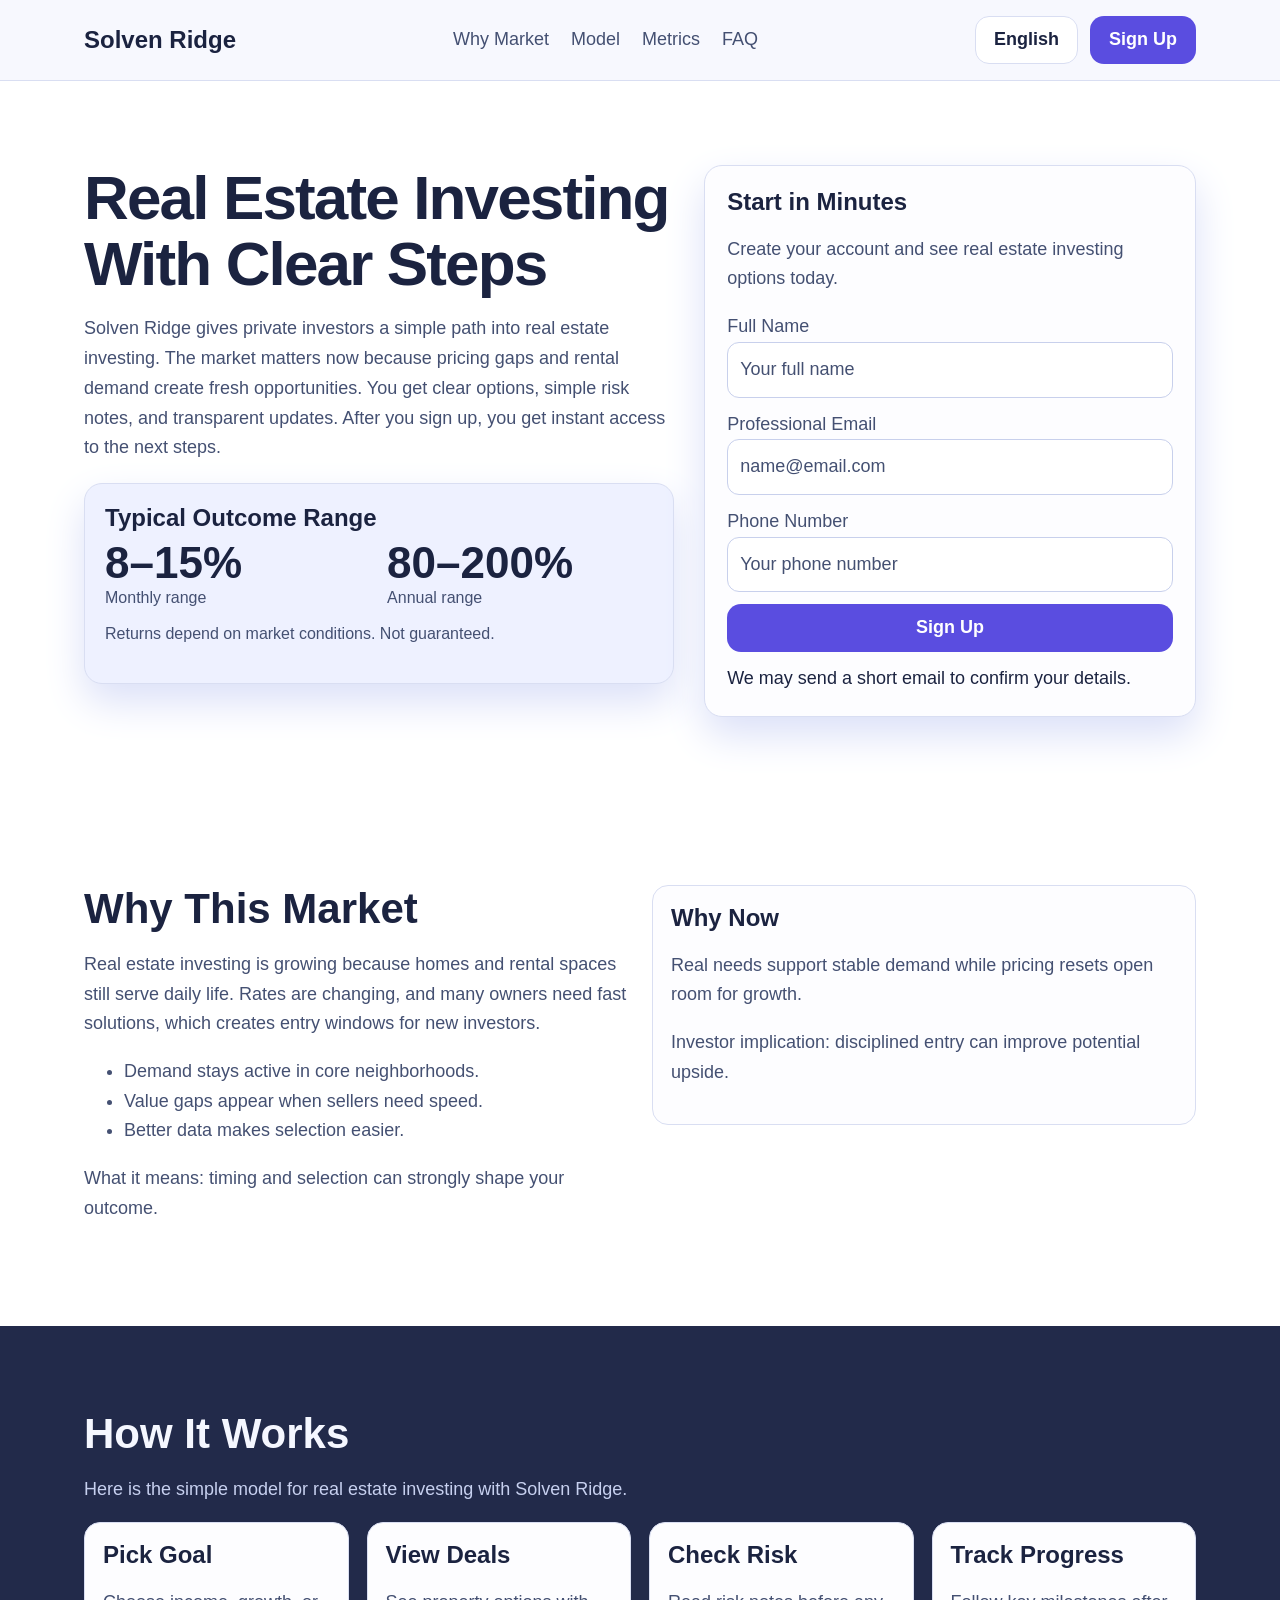
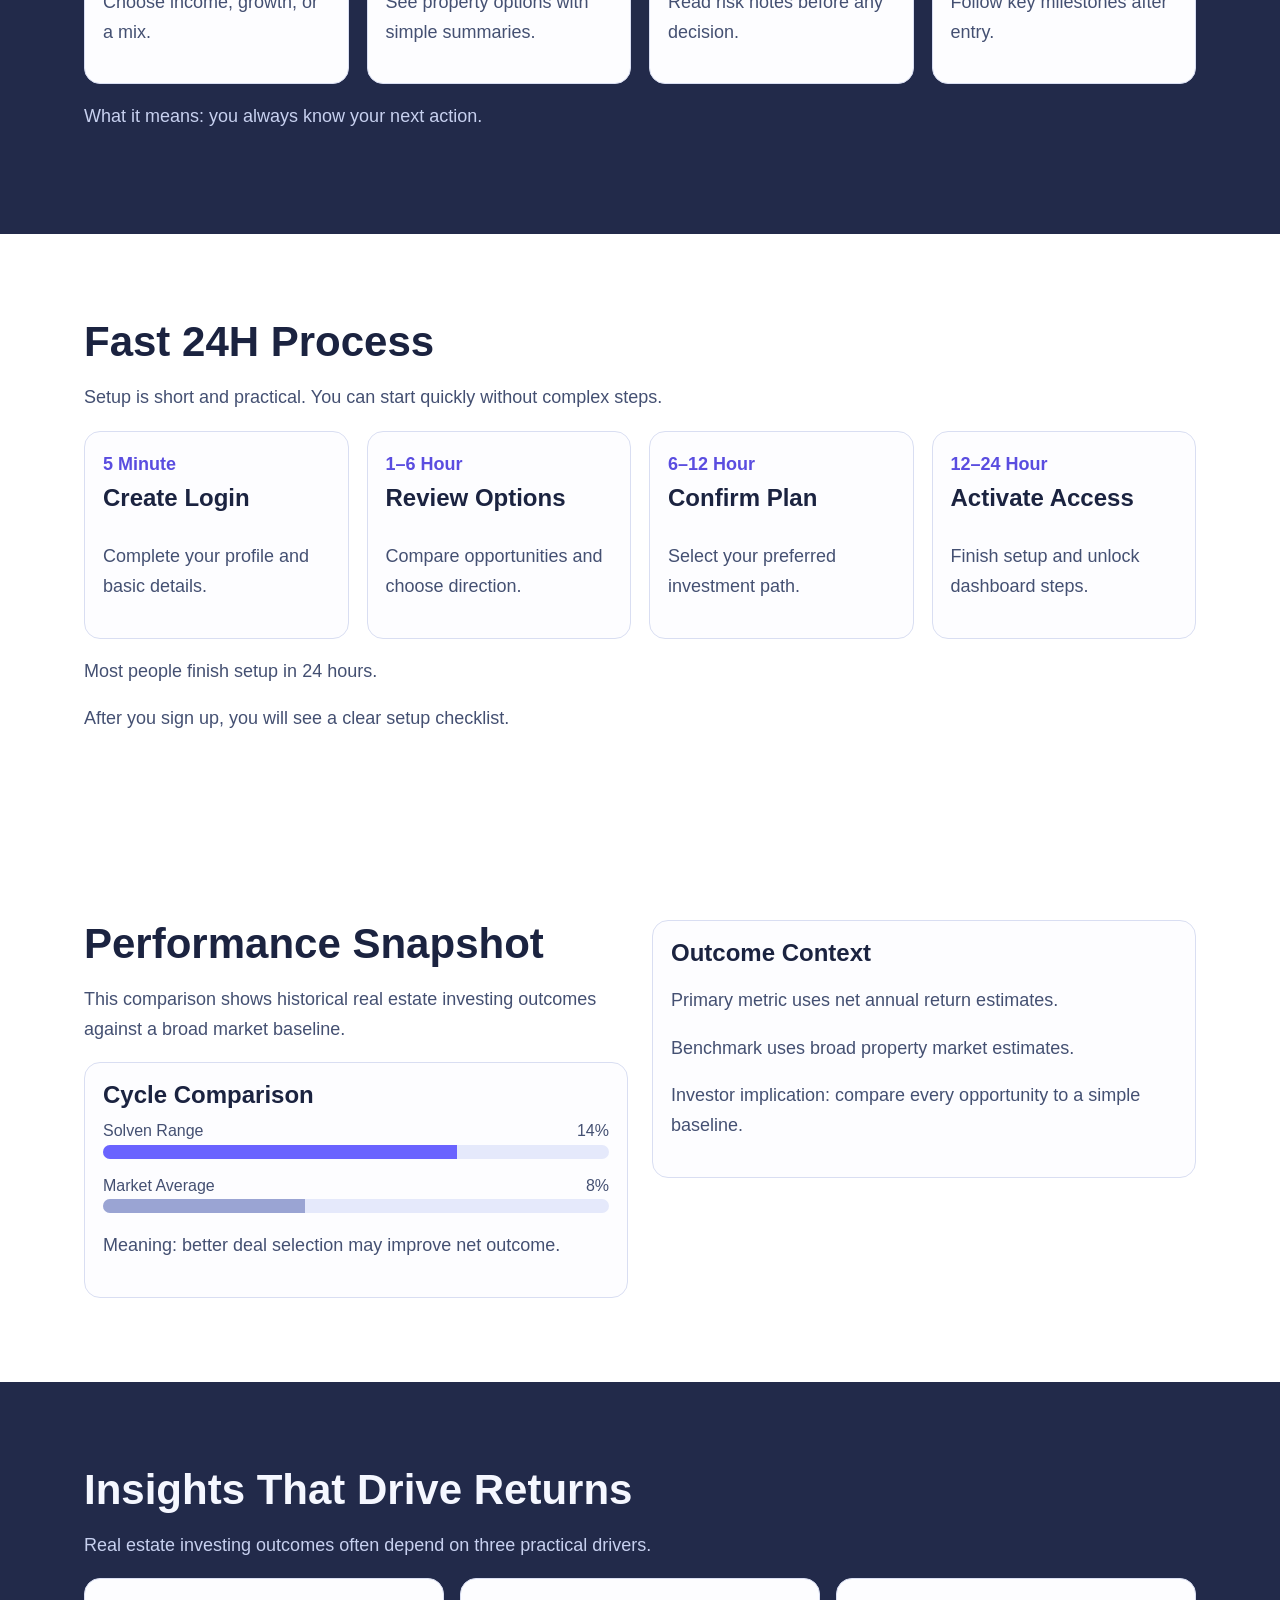
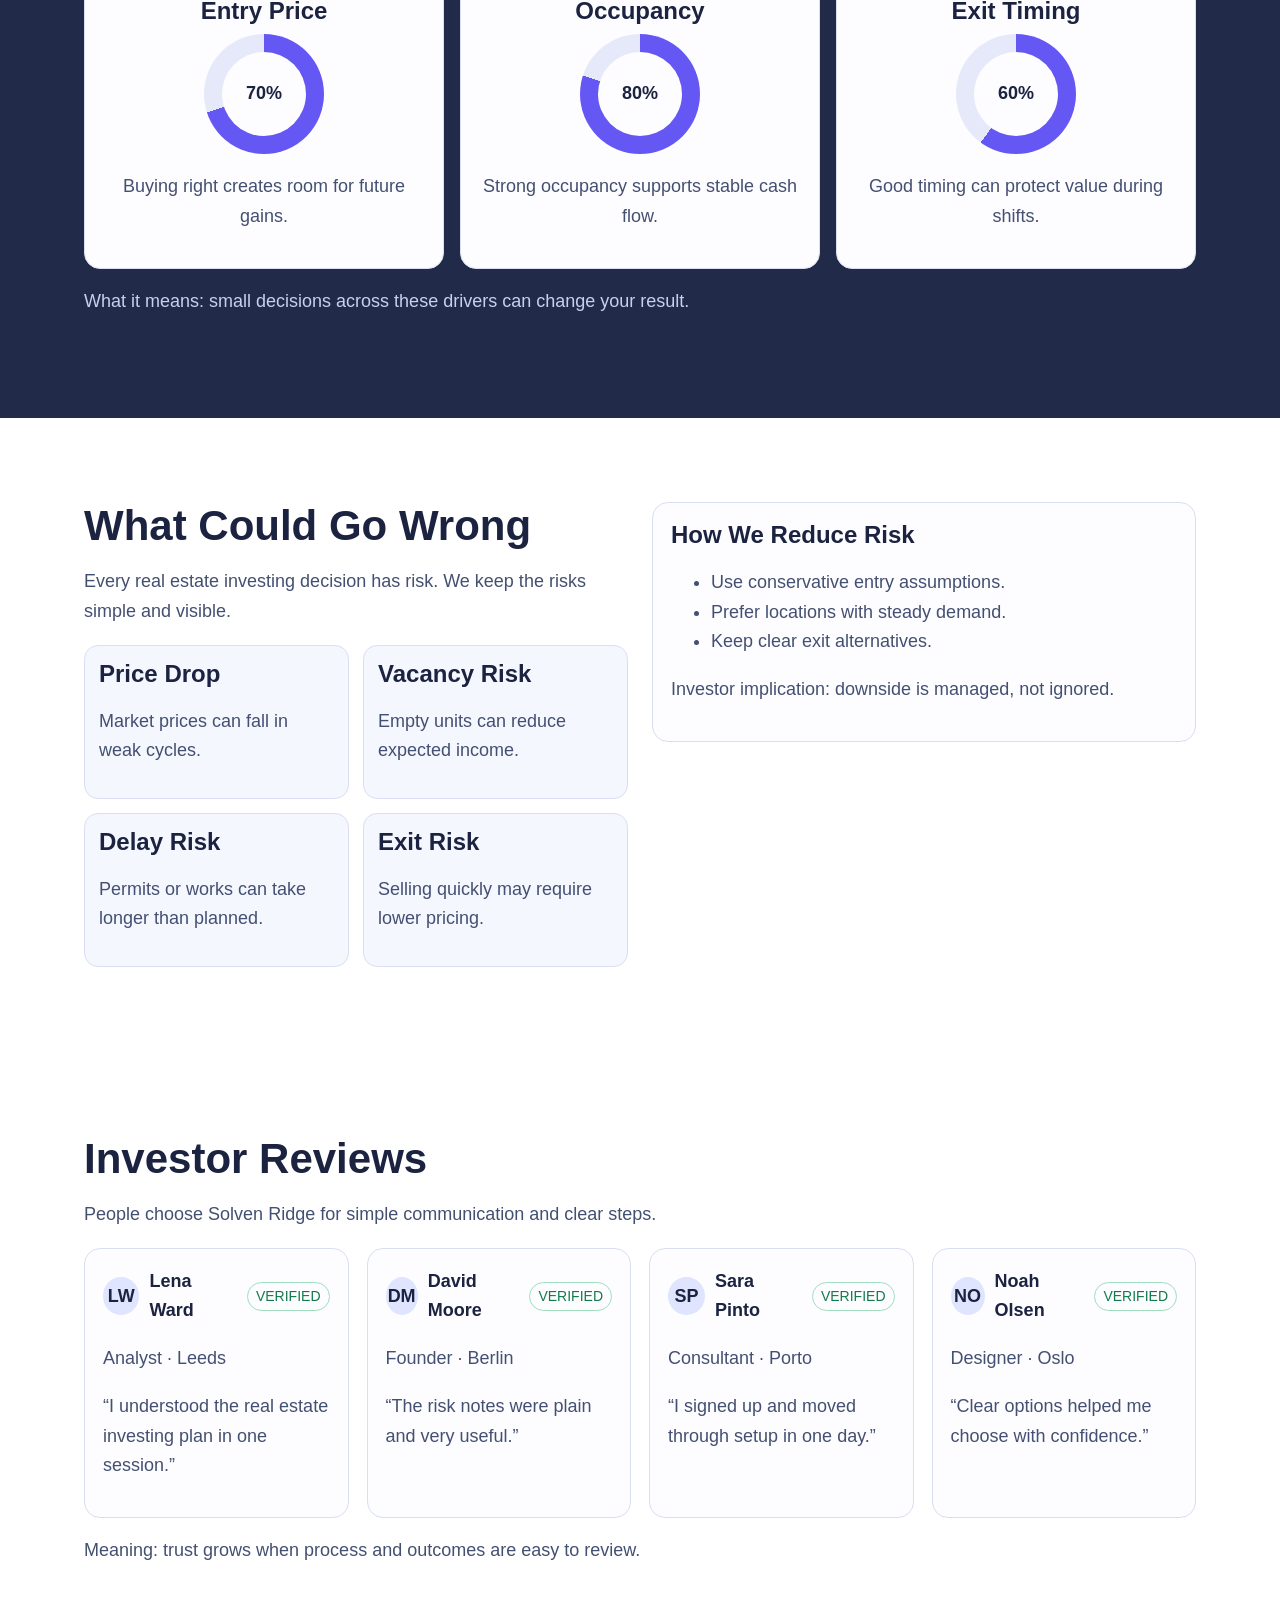
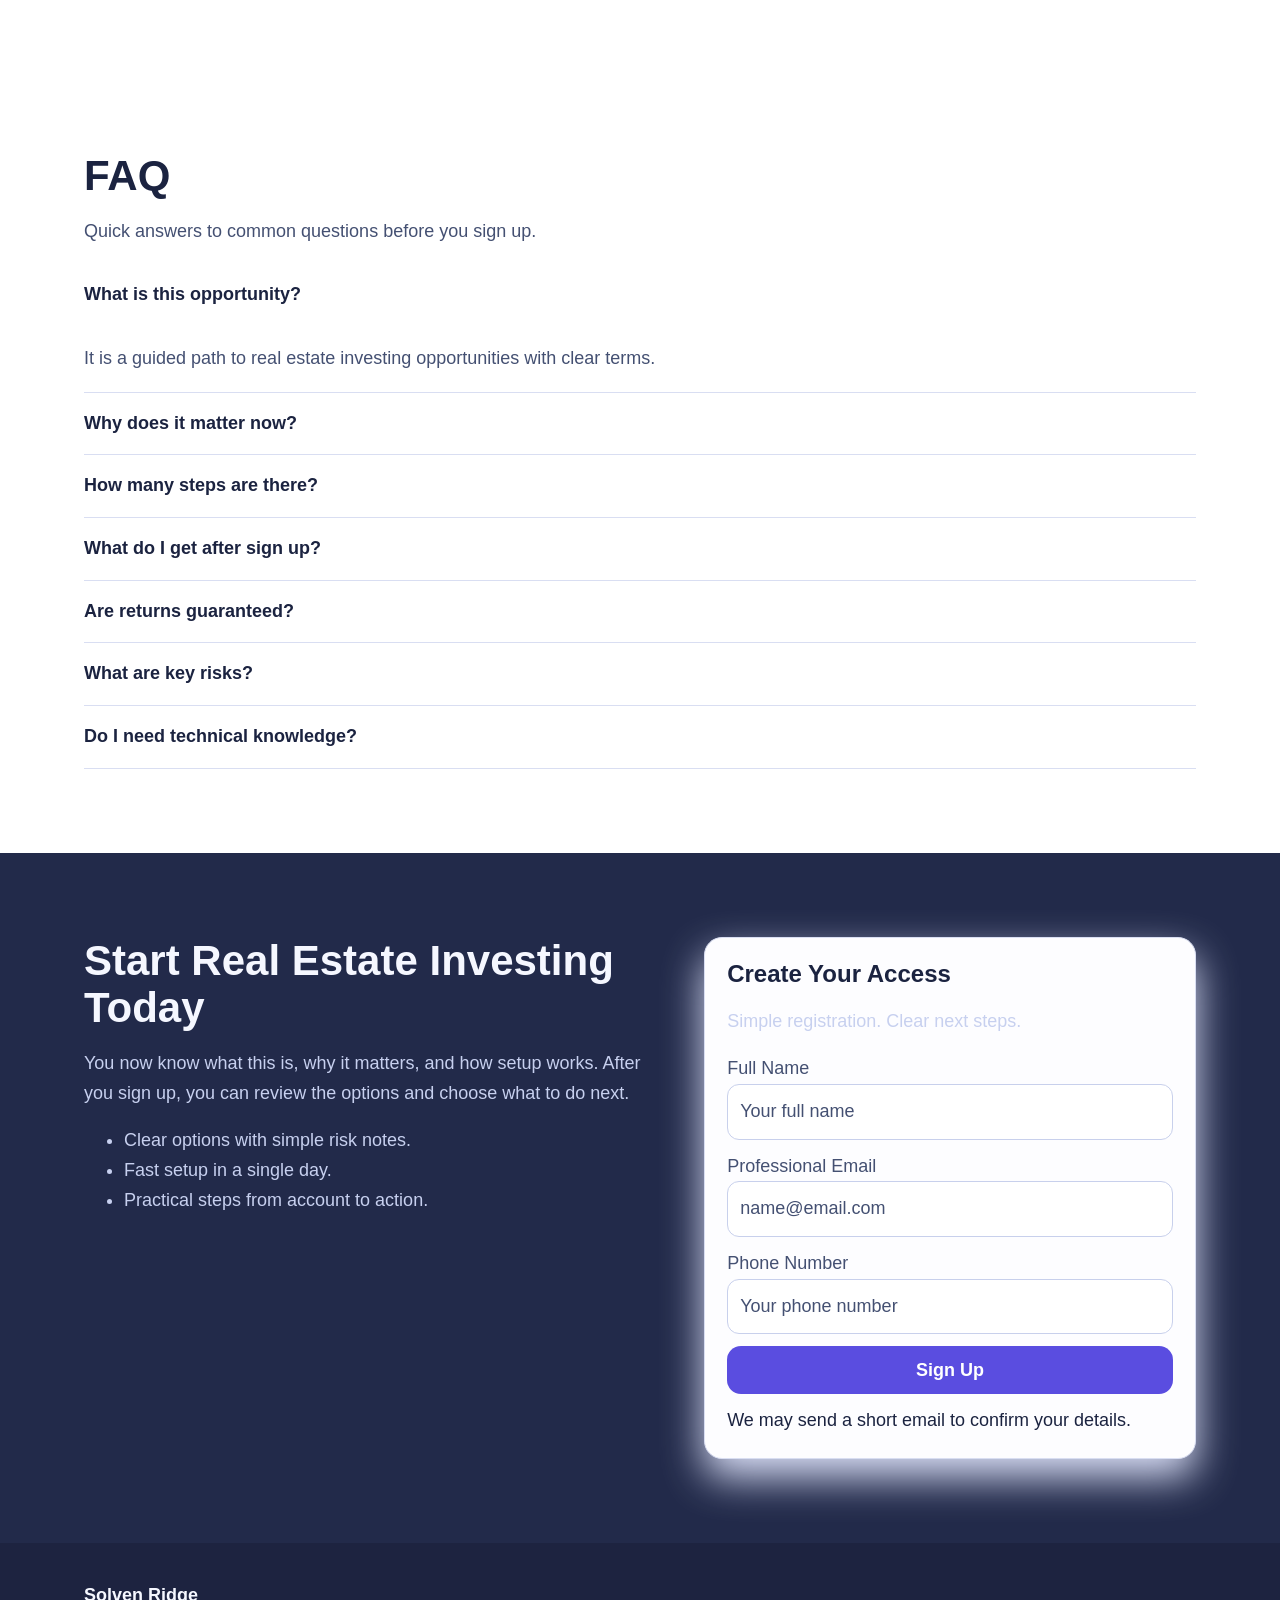
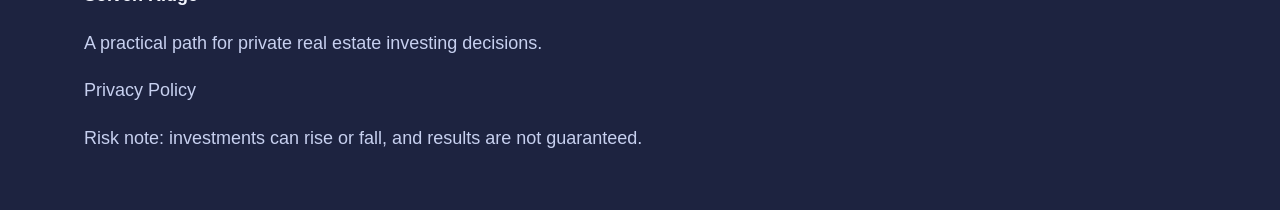
<file: index.html>
<!doctype html>
<html lang="en">
<head>
  <meta charset="utf-8" />
  <meta name="viewport" content="width=device-width, initial-scale=1" />
  <title>Solven Ridge Real Estate Investing | English</title>
  <meta name="description" content="Clear real estate investing path for private investors. Learn process, outcomes, risks, and sign up fast. (English)" />
  <link rel="canonical" href="https://www.solvenridge.com/" />
  <link rel="alternate" hreflang="en" href="https://www.solvenridge.com/index.html" />
  <link rel="alternate" hreflang="de" href="https://www.solvenridge.com/de/index.html" />
  <link rel="alternate" hreflang="fr" href="https://www.solvenridge.com/fr/index.html" />
  <link rel="alternate" hreflang="es" href="https://www.solvenridge.com/es/index.html" />
  <link rel="alternate" hreflang="it" href="https://www.solvenridge.com/it/index.html" />
  <link rel="alternate" hreflang="tr" href="https://www.solvenridge.com/tr/index.html" />
  <link rel="alternate" hreflang="pt" href="https://www.solvenridge.com/pt/index.html" />
  <link rel="alternate" hreflang="ja" href="https://www.solvenridge.com/jp/index.html" />
  <link rel="alternate" hreflang="sk" href="https://www.solvenridge.com/sk/index.html" />
  <link rel="alternate" hreflang="nl-BE" href="https://www.solvenridge.com/be/index.html" />
  <meta property="og:title" content="Solven Ridge Real Estate Investing | English" />
  <meta property="og:description" content="Clear real estate investing path for private investors. Learn process, outcomes, risks, and sign up fast. (English)" />
  <meta property="og:type" content="website" />
  <meta property="og:url" content="https://www.solvenridge.com/" />
  <meta name="twitter:card" content="summary_large_image" />
  <meta name="twitter:title" content="Solven Ridge Real Estate Investing | English" />
  <meta name="twitter:description" content="Clear real estate investing path for private investors. Learn process, outcomes, risks, and sign up fast. (English)" />
  <link rel="stylesheet" href="assets/style.css" />
  <script type="application/ld+json">{"@context":"https://schema.org","@type":"Organization","name":"Solven Ridge","url":"https://www.solvenridge.com","logo":"https://www.solvenridge.com/assets/img/logo.svg"}</script>
  <script type="application/ld+json">{"@context":"https://schema.org","@type":"WebSite","name":"Solven Ridge","url":"https://www.solvenridge.com"}</script>
  <script type="application/ld+json">{"@context":"https://schema.org","@type":"Review","itemReviewed":{"@type":"Service","name":"Solven Ridge"},"author":{"@type":"Person","name":"Lena Ward"},"reviewRating":{"@type":"Rating","ratingValue":"5","bestRating":"5"},"reviewBody":"Simple steps and clear property investment updates."}</script>
  <script type="application/ld+json">{"@context":"https://schema.org","@type":"FAQPage","mainEntity":[{"@type":"Question","name":"What is Solven Ridge?","acceptedAnswer":{"@type":"Answer","text":"It is a platform for real estate investing with clear steps."}},{"@type":"Question","name":"How fast is setup?","acceptedAnswer":{"@type":"Answer","text":"Most people finish setup in 24 hours."}}]}</script>
</head>
<body>
<header class="site-header" aria-label="Top header">
  <div class="container header-inner">
    <a class="brand" href="index.html">Solven Ridge</a>
    <nav class="main-nav" aria-label="Primary navigation">
      <a href="#market">Why Market</a><a href="#model">Model</a><a href="#metrics">Metrics</a><a href="#faq">FAQ</a>
    </nav>
    <div class="header-right">
      <div class="lang-wrap desktop-only" data-lang-wrap>
        <button class="lang-current" data-lang-btn aria-expanded="false">English</button>
        <div class="lang-menu" role="menu"><a href="index.html"><span class="flag"><svg viewBox="0 0 3 2" xmlns="http://www.w3.org/2000/svg"><path fill="#012169" d="M0 0h3v2H0z"/><path stroke="#fff" stroke-width=".4" d="M0 0l3 2M3 0L0 2"/><path stroke="#C8102E" stroke-width=".22" d="M0 0l3 2M3 0L0 2"/><path stroke="#fff" stroke-width=".6" d="M1.5 0v2M0 1h3"/><path stroke="#C8102E" stroke-width=".36" d="M1.5 0v2M0 1h3"/></svg></span>English</a>
<a href="de/index.html"><span class="flag"><svg viewBox="0 0 5 3" xmlns="http://www.w3.org/2000/svg"><path d="M0 0h5v1H0z"/><path fill="#DD0000" d="M0 1h5v1H0z"/><path fill="#FFCE00" d="M0 2h5v1H0z"/></svg></span>Deutsch</a>
<a href="fr/index.html"><span class="flag"><svg viewBox="0 0 3 2" xmlns="http://www.w3.org/2000/svg"><path fill="#0055A4" d="M0 0h1v2H0z"/><path fill="#fff" d="M1 0h1v2H1z"/><path fill="#EF4135" d="M2 0h1v2H2z"/></svg></span>Français</a>
<a href="es/index.html"><span class="flag"><svg viewBox="0 0 3 2" xmlns="http://www.w3.org/2000/svg"><path fill="#AA151B" d="M0 0h3v.5H0zM0 1.5h3V2H0z"/><path fill="#F1BF00" d="M0 .5h3v1H0z"/></svg></span>Español</a>
<a href="it/index.html"><span class="flag"><svg viewBox="0 0 3 2" xmlns="http://www.w3.org/2000/svg"><path fill="#009246" d="M0 0h1v2H0z"/><path fill="#fff" d="M1 0h1v2H1z"/><path fill="#CE2B37" d="M2 0h1v2H2z"/></svg></span>Italiano</a>
<a href="tr/index.html"><span class="flag"><svg viewBox="0 0 6 4" xmlns="http://www.w3.org/2000/svg"><rect width="6" height="4" fill="#E30A17"/><circle cx="2.6" cy="2" r="1" fill="#fff"/><circle cx="2.9" cy="2" r=".8" fill="#E30A17"/><polygon fill="#fff" points="3.8,2 4.7,2.3 4.15,1.55 4.15,2.45 4.7,1.7"/></svg></span>Türkçe</a>
<a href="pt/index.html"><span class="flag"><svg viewBox="0 0 6 4" xmlns="http://www.w3.org/2000/svg"><rect width="2.4" height="4" fill="#006600"/><rect x="2.4" width="3.6" height="4" fill="#FF0000"/></svg></span>Português</a>
<a href="jp/index.html"><span class="flag"><svg viewBox="0 0 3 2" xmlns="http://www.w3.org/2000/svg"><rect width="3" height="2" fill="#fff"/><circle cx="1.5" cy="1" r=".55" fill="#BC002D"/></svg></span>日本語</a>
<a href="sk/index.html"><span class="flag"><svg viewBox="0 0 3 2" xmlns="http://www.w3.org/2000/svg"><path fill="#fff" d="M0 0h3v.67H0z"/><path fill="#0B4EA2" d="M0 .67h3v.66H0z"/><path fill="#EE1C25" d="M0 1.33h3V2H0z"/></svg></span>Slovak</a>
<a href="be/index.html"><span class="flag"><svg viewBox="0 0 3 2" xmlns="http://www.w3.org/2000/svg"><path fill="#000" d="M0 0h1v2H0z"/><path fill="#FFD90C" d="M1 0h1v2H1z"/><path fill="#EF3340" d="M2 0h1v2H2z"/></svg></span>Nederlands (BE)</a></div>
      </div>
      <a class="btn btn-primary desktop-only" href="#signup-end">Sign Up</a>
      <button class="burger" data-burger aria-label="Open menu">☰</button>
    </div>
  </div>
</header>
<div class="drawer-overlay" data-overlay></div>
<aside class="drawer" data-drawer aria-label="Mobile menu">
  <div class="drawer-top"><strong>Menu</strong><button class="icon-close" data-drawer-close aria-label="Close menu">×</button></div>
  <nav class="drawer-nav"><a href="#market">Why Market</a><a href="#model">Model</a><a href="#metrics">Metrics</a><a href="#faq">FAQ</a></nav>
  <div class="lang-wrap" data-lang-wrap>
    <button class="lang-current" data-lang-btn>English</button>
    <div class="lang-menu"><a href="index.html"><span class="flag"><svg viewBox="0 0 3 2" xmlns="http://www.w3.org/2000/svg"><path fill="#012169" d="M0 0h3v2H0z"/><path stroke="#fff" stroke-width=".4" d="M0 0l3 2M3 0L0 2"/><path stroke="#C8102E" stroke-width=".22" d="M0 0l3 2M3 0L0 2"/><path stroke="#fff" stroke-width=".6" d="M1.5 0v2M0 1h3"/><path stroke="#C8102E" stroke-width=".36" d="M1.5 0v2M0 1h3"/></svg></span>English</a>
<a href="de/index.html"><span class="flag"><svg viewBox="0 0 5 3" xmlns="http://www.w3.org/2000/svg"><path d="M0 0h5v1H0z"/><path fill="#DD0000" d="M0 1h5v1H0z"/><path fill="#FFCE00" d="M0 2h5v1H0z"/></svg></span>Deutsch</a>
<a href="fr/index.html"><span class="flag"><svg viewBox="0 0 3 2" xmlns="http://www.w3.org/2000/svg"><path fill="#0055A4" d="M0 0h1v2H0z"/><path fill="#fff" d="M1 0h1v2H1z"/><path fill="#EF4135" d="M2 0h1v2H2z"/></svg></span>Français</a>
<a href="es/index.html"><span class="flag"><svg viewBox="0 0 3 2" xmlns="http://www.w3.org/2000/svg"><path fill="#AA151B" d="M0 0h3v.5H0zM0 1.5h3V2H0z"/><path fill="#F1BF00" d="M0 .5h3v1H0z"/></svg></span>Español</a>
<a href="it/index.html"><span class="flag"><svg viewBox="0 0 3 2" xmlns="http://www.w3.org/2000/svg"><path fill="#009246" d="M0 0h1v2H0z"/><path fill="#fff" d="M1 0h1v2H1z"/><path fill="#CE2B37" d="M2 0h1v2H2z"/></svg></span>Italiano</a>
<a href="tr/index.html"><span class="flag"><svg viewBox="0 0 6 4" xmlns="http://www.w3.org/2000/svg"><rect width="6" height="4" fill="#E30A17"/><circle cx="2.6" cy="2" r="1" fill="#fff"/><circle cx="2.9" cy="2" r=".8" fill="#E30A17"/><polygon fill="#fff" points="3.8,2 4.7,2.3 4.15,1.55 4.15,2.45 4.7,1.7"/></svg></span>Türkçe</a>
<a href="pt/index.html"><span class="flag"><svg viewBox="0 0 6 4" xmlns="http://www.w3.org/2000/svg"><rect width="2.4" height="4" fill="#006600"/><rect x="2.4" width="3.6" height="4" fill="#FF0000"/></svg></span>Português</a>
<a href="jp/index.html"><span class="flag"><svg viewBox="0 0 3 2" xmlns="http://www.w3.org/2000/svg"><rect width="3" height="2" fill="#fff"/><circle cx="1.5" cy="1" r=".55" fill="#BC002D"/></svg></span>日本語</a>
<a href="sk/index.html"><span class="flag"><svg viewBox="0 0 3 2" xmlns="http://www.w3.org/2000/svg"><path fill="#fff" d="M0 0h3v.67H0z"/><path fill="#0B4EA2" d="M0 .67h3v.66H0z"/><path fill="#EE1C25" d="M0 1.33h3V2H0z"/></svg></span>Slovak</a>
<a href="be/index.html"><span class="flag"><svg viewBox="0 0 3 2" xmlns="http://www.w3.org/2000/svg"><path fill="#000" d="M0 0h1v2H0z"/><path fill="#FFD90C" d="M1 0h1v2H1z"/><path fill="#EF3340" d="M2 0h1v2H2z"/></svg></span>Nederlands (BE)</a></div>
  </div>
  <p><a class="btn btn-primary" href="#signup-end">Sign Up</a></p>
</aside>

<main>
<section class="section light hero">
  <div class="container hero-grid">
    <div class="hero-copy" data-animate>
      <h1>Real Estate Investing With Clear Steps</h1>
      <p class="lead">Solven Ridge gives private investors a simple path into real estate investing. The market matters now because pricing gaps and rental demand create fresh opportunities. You get clear options, simple risk notes, and transparent updates. After you sign up, you get instant access to the next steps.</p>
      <div class="performance-panel" aria-label="Performance Range">
        <h3>Typical Outcome Range</h3>
        <div class="perf-grid">
          <div><div class="perf-value">8–15%</div><div class="perf-label">Monthly range</div></div>
          <div><div class="perf-value">80–200%</div><div class="perf-label">Annual range</div></div>
        </div>
        <p class="perf-note">Returns depend on market conditions. Not guaranteed.</p>
      </div>
    </div>
    <form class="form-card" data-animate>
      <h3 class="form-title">Start in Minutes</h3>
      <p class="form-sub">Create your account and see real estate investing options today.</p>
      <div class="form-grid">
        <label>Full Name<input type="text" required placeholder="Your full name" /></label>
        <label>Professional Email<input type="email" required placeholder="name@email.com" /></label>
        <label>Phone Number<input type="tel" required placeholder="Your phone number" /></label>
        <button class="btn btn-primary" type="submit">Sign Up</button>
        <small data-confirm>We may send a short email to confirm your details.</small>
      </div>
    </form>
  </div>
</section>

<section id="market" class="section light"><div class="container split" data-animate><div><h2>Why This Market</h2><p>Real estate investing is growing because homes and rental spaces still serve daily life. Rates are changing, and many owners need fast solutions, which creates entry windows for new investors.</p><ul><li>Demand stays active in core neighborhoods.</li><li>Value gaps appear when sellers need speed.</li><li>Better data makes selection easier.</li></ul><p>What it means: timing and selection can strongly shape your outcome.</p></div><div class="card"><h3>Why Now</h3><p>Real needs support stable demand while pricing resets open room for growth.</p><p class="muted">Investor implication: disciplined entry can improve potential upside.</p></div></div></section>

<section id="model" class="section dark"><div class="container" data-animate><h2>How It Works</h2><p>Here is the simple model for real estate investing with Solven Ridge.</p><div class="card-grid grid-4"><article class="card"><h3>Pick Goal</h3><p>Choose income, growth, or a mix.</p></article><article class="card"><h3>View Deals</h3><p>See property options with simple summaries.</p></article><article class="card"><h3>Check Risk</h3><p>Read risk notes before any decision.</p></article><article class="card"><h3>Track Progress</h3><p>Follow key milestones after entry.</p></article></div><p>What it means: you always know your next action.</p></div></section>

<section class="section light"><div class="container" data-animate><h2>Fast 24H Process</h2><p>Setup is short and practical. You can start quickly without complex steps.</p><div class="card-grid grid-4"><div class="card step"><time>5 Minute</time><h3>Create Login</h3><p>Complete your profile and basic details.</p></div><div class="card step"><time>1–6 Hour</time><h3>Review Options</h3><p>Compare opportunities and choose direction.</p></div><div class="card step"><time>6–12 Hour</time><h3>Confirm Plan</h3><p>Select your preferred investment path.</p></div><div class="card step"><time>12–24 Hour</time><h3>Activate Access</h3><p>Finish setup and unlock dashboard steps.</p></div></div><p>Most people finish setup in 24 hours.</p><p>After you sign up, you will see a clear setup checklist.</p></div></section>

<section id="metrics" class="section light"><div class="container split" data-animate><div><h2>Performance Snapshot</h2><p>This comparison shows historical real estate investing outcomes against a broad market baseline.</p><div class="compare-bars card"><h3>Cycle Comparison</h3><div class="row"><div class="bar-label"><span>Solven Range</span><span>14%</span></div><div class="track"><div class="fill-us" style="width:70%"></div></div></div><div class="row"><div class="bar-label"><span>Market Average</span><span>8%</span></div><div class="track"><div class="fill-market" style="width:40%"></div></div></div><p>Meaning: better deal selection may improve net outcome.</p></div></div><div class="card"><h3>Outcome Context</h3><p>Primary metric uses net annual return estimates.</p><p>Benchmark uses broad property market estimates.</p><p class="muted">Investor implication: compare every opportunity to a simple baseline.</p></div></div></section>

<section class="section dark"><div class="container" data-animate><h2>Insights That Drive Returns</h2><p>Real estate investing outcomes often depend on three practical drivers.</p><div class="rings"><div class="card ring"><h3>Entry Price</h3><div class="circle" style="--deg:252deg"><div class="inner">70%</div></div><p>Buying right creates room for future gains.</p></div><div class="card ring"><h3>Occupancy</h3><div class="circle" style="--deg:288deg"><div class="inner">80%</div></div><p>Strong occupancy supports stable cash flow.</p></div><div class="card ring"><h3>Exit Timing</h3><div class="circle" style="--deg:216deg"><div class="inner">60%</div></div><p>Good timing can protect value during shifts.</p></div></div><p>What it means: small decisions across these drivers can change your result.</p></div></section>

<section class="section light"><div class="container split" data-animate><div><h2>What Could Go Wrong</h2><p>Every real estate investing decision has risk. We keep the risks simple and visible.</p><div class="matrix"><div class="cell"><h3>Price Drop</h3><p>Market prices can fall in weak cycles.</p></div><div class="cell"><h3>Vacancy Risk</h3><p>Empty units can reduce expected income.</p></div><div class="cell"><h3>Delay Risk</h3><p>Permits or works can take longer than planned.</p></div><div class="cell"><h3>Exit Risk</h3><p>Selling quickly may require lower pricing.</p></div></div></div><div class="card"><h3>How We Reduce Risk</h3><ul><li>Use conservative entry assumptions.</li><li>Prefer locations with steady demand.</li><li>Keep clear exit alternatives.</li></ul><p>Investor implication: downside is managed, not ignored.</p></div></div></section>

<section class="section light"><div class="container" data-animate><h2>Investor Reviews</h2><p>People choose Solven Ridge for simple communication and clear steps.</p><div class="card-grid grid-4"><article class="card"><div class="review-head"><div class="avatar">LW</div><strong>Lena Ward</strong><span class="verified">VERIFIED</span></div><p>Analyst · Leeds</p><p>“I understood the real estate investing plan in one session.”</p></article><article class="card"><div class="review-head"><div class="avatar">DM</div><strong>David Moore</strong><span class="verified">VERIFIED</span></div><p>Founder · Berlin</p><p>“The risk notes were plain and very useful.”</p></article><article class="card"><div class="review-head"><div class="avatar">SP</div><strong>Sara Pinto</strong><span class="verified">VERIFIED</span></div><p>Consultant · Porto</p><p>“I signed up and moved through setup in one day.”</p></article><article class="card"><div class="review-head"><div class="avatar">NO</div><strong>Noah Olsen</strong><span class="verified">VERIFIED</span></div><p>Designer · Oslo</p><p>“Clear options helped me choose with confidence.”</p></article></div><p>Meaning: trust grows when process and outcomes are easy to review.</p></div></section>

<section id="faq" class="section light"><div class="container" data-animate><h2>FAQ</h2><p>Quick answers to common questions before you sign up.</p><div class="faq-item open"><button class="faq-btn">What is this opportunity?</button><div class="faq-content"><p>It is a guided path to real estate investing opportunities with clear terms.</p></div></div><div class="faq-item"><button class="faq-btn">Why does it matter now?</button><div class="faq-content"><p>Current price resets and rental demand create openings for new investors.</p></div></div><div class="faq-item"><button class="faq-btn">How many steps are there?</button><div class="faq-content"><p>There are four setup steps, and most users finish within 24 hours.</p></div></div><div class="faq-item"><button class="faq-btn">What do I get after sign up?</button><div class="faq-content"><p>You get instant access to the next steps and a clear checklist.</p></div></div><div class="faq-item"><button class="faq-btn">Are returns guaranteed?</button><div class="faq-content"><p>No. Returns depend on market conditions and are never guaranteed.</p></div></div><div class="faq-item"><button class="faq-btn">What are key risks?</button><div class="faq-content"><p>Main risks include price shifts, vacancy periods, and timeline delays.</p></div></div><div class="faq-item"><button class="faq-btn">Do I need technical knowledge?</button><div class="faq-content"><p>No. Explanations are in simple English with practical examples.</p></div></div></div></section>

<section id="signup-end" class="section dark"><div class="container hero-grid" data-animate><div><h2>Start Real Estate Investing Today</h2><p>You now know what this is, why it matters, and how setup works. After you sign up, you can review the options and choose what to do next.</p><ul><li>Clear options with simple risk notes.</li><li>Fast setup in a single day.</li><li>Practical steps from account to action.</li></ul></div><form class="form-card"><h3 class="form-title">Create Your Access</h3><p class="form-sub">Simple registration. Clear next steps.</p><div class="form-grid"><label>Full Name<input type="text" required placeholder="Your full name" /></label><label>Professional Email<input type="email" required placeholder="name@email.com" /></label><label>Phone Number<input type="tel" required placeholder="Your phone number" /></label><button class="btn btn-primary" type="submit">Sign Up</button><small data-confirm>We may send a short email to confirm your details.</small></div></form></div></section>
</main>

<footer class="footer"><div class="container"><strong>Solven Ridge</strong><p>A practical path for private real estate investing decisions.</p><p><a href="#" data-open-privacy>Privacy Policy</a></p><p>Risk note: investments can rise or fall, and results are not guaranteed.</p></div></footer>

<div class="modal" data-privacy-modal aria-label="Privacy Policy modal"><div class="modal-backdrop" data-close-privacy></div><div class="modal-panel"><button class="icon-close" data-close-privacy aria-label="Close policy">×</button><h2>Privacy Policy</h2><h3>Introduction</h3><p>We explain what data we collect and how we use it.</p><h3>Data collection</h3><p>We collect name, email, phone number, and basic usage data.</p><h3>Legal basis</h3><p>We process data for service delivery and your requested registration.</p><h3>Cookies</h3><p>Cookies help basic site function and simple performance analysis.</p><h3>Retention</h3><p>We keep data only as long as needed for service and legal duties.</p><h3>Third-party sharing</h3><p>We share only with trusted providers needed to operate the service.</p><h3>Security</h3><p>We use practical technical controls to protect stored information.</p><h3>User rights</h3><p>You can request access, correction, or deletion of personal data.</p><h3>International transfers</h3><p>Your data may be processed in other regions with safeguards.</p><h3>Industry risk disclosure</h3><p>Investment outcomes vary with market conditions and can include losses.</p><h3>Contact</h3><p>Email privacy@solvenridge.com for privacy requests.</p><div class="modal-footer"><button class="btn" data-close-privacy>Close</button></div></div></div>
<script src="assets/app.js" defer></script>
</body></html>
</file>
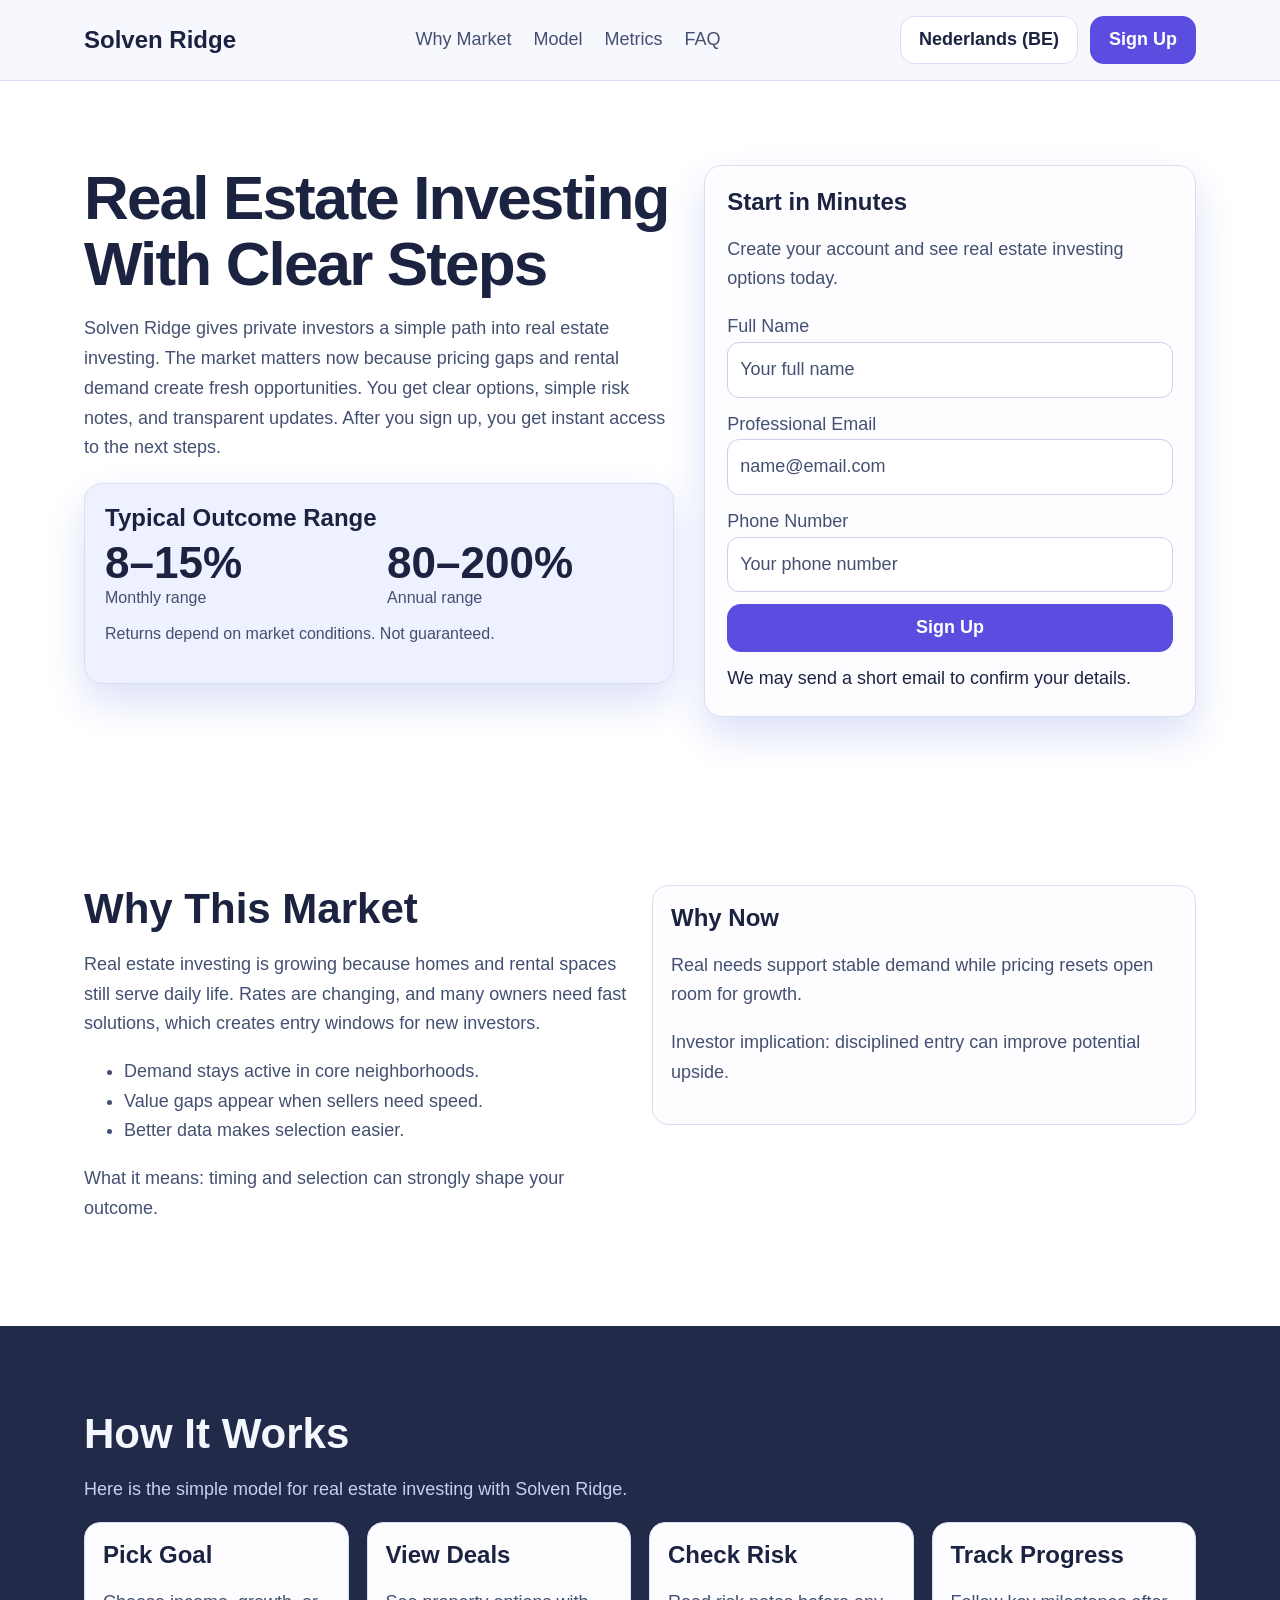
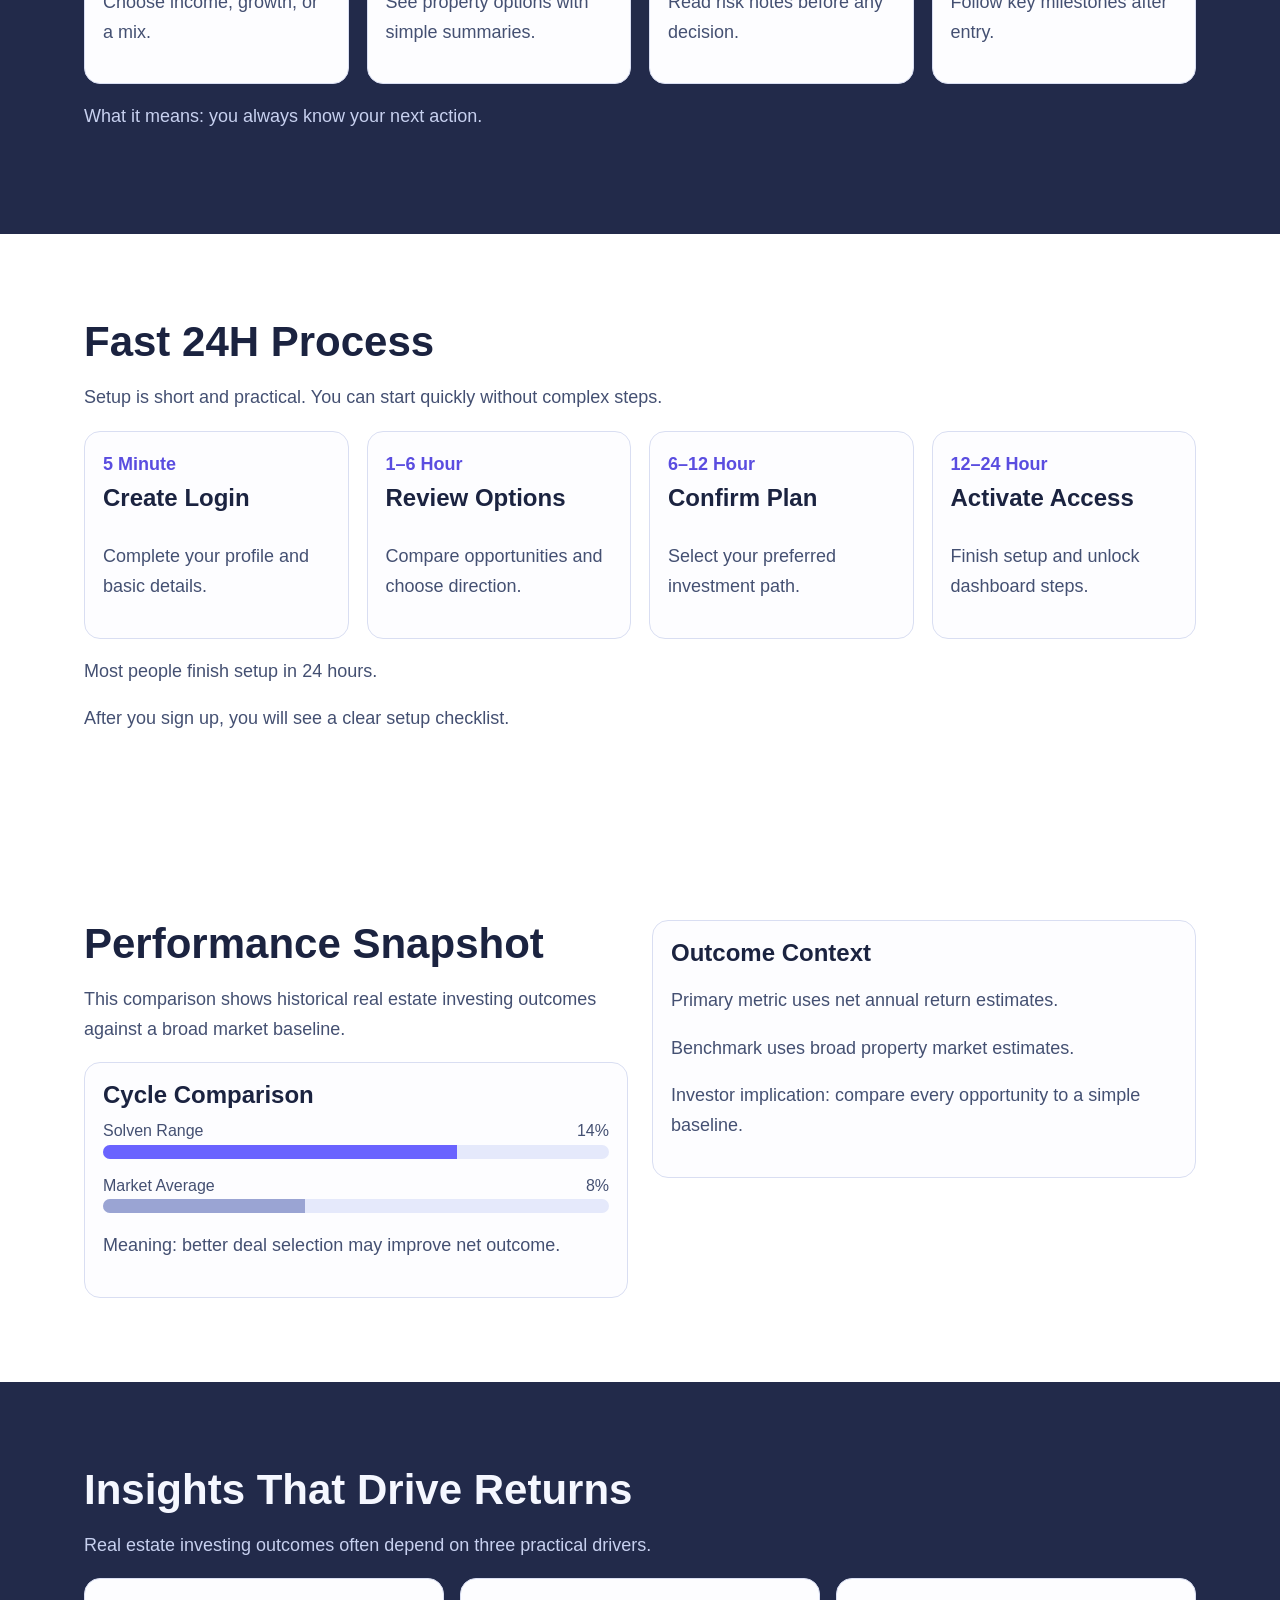
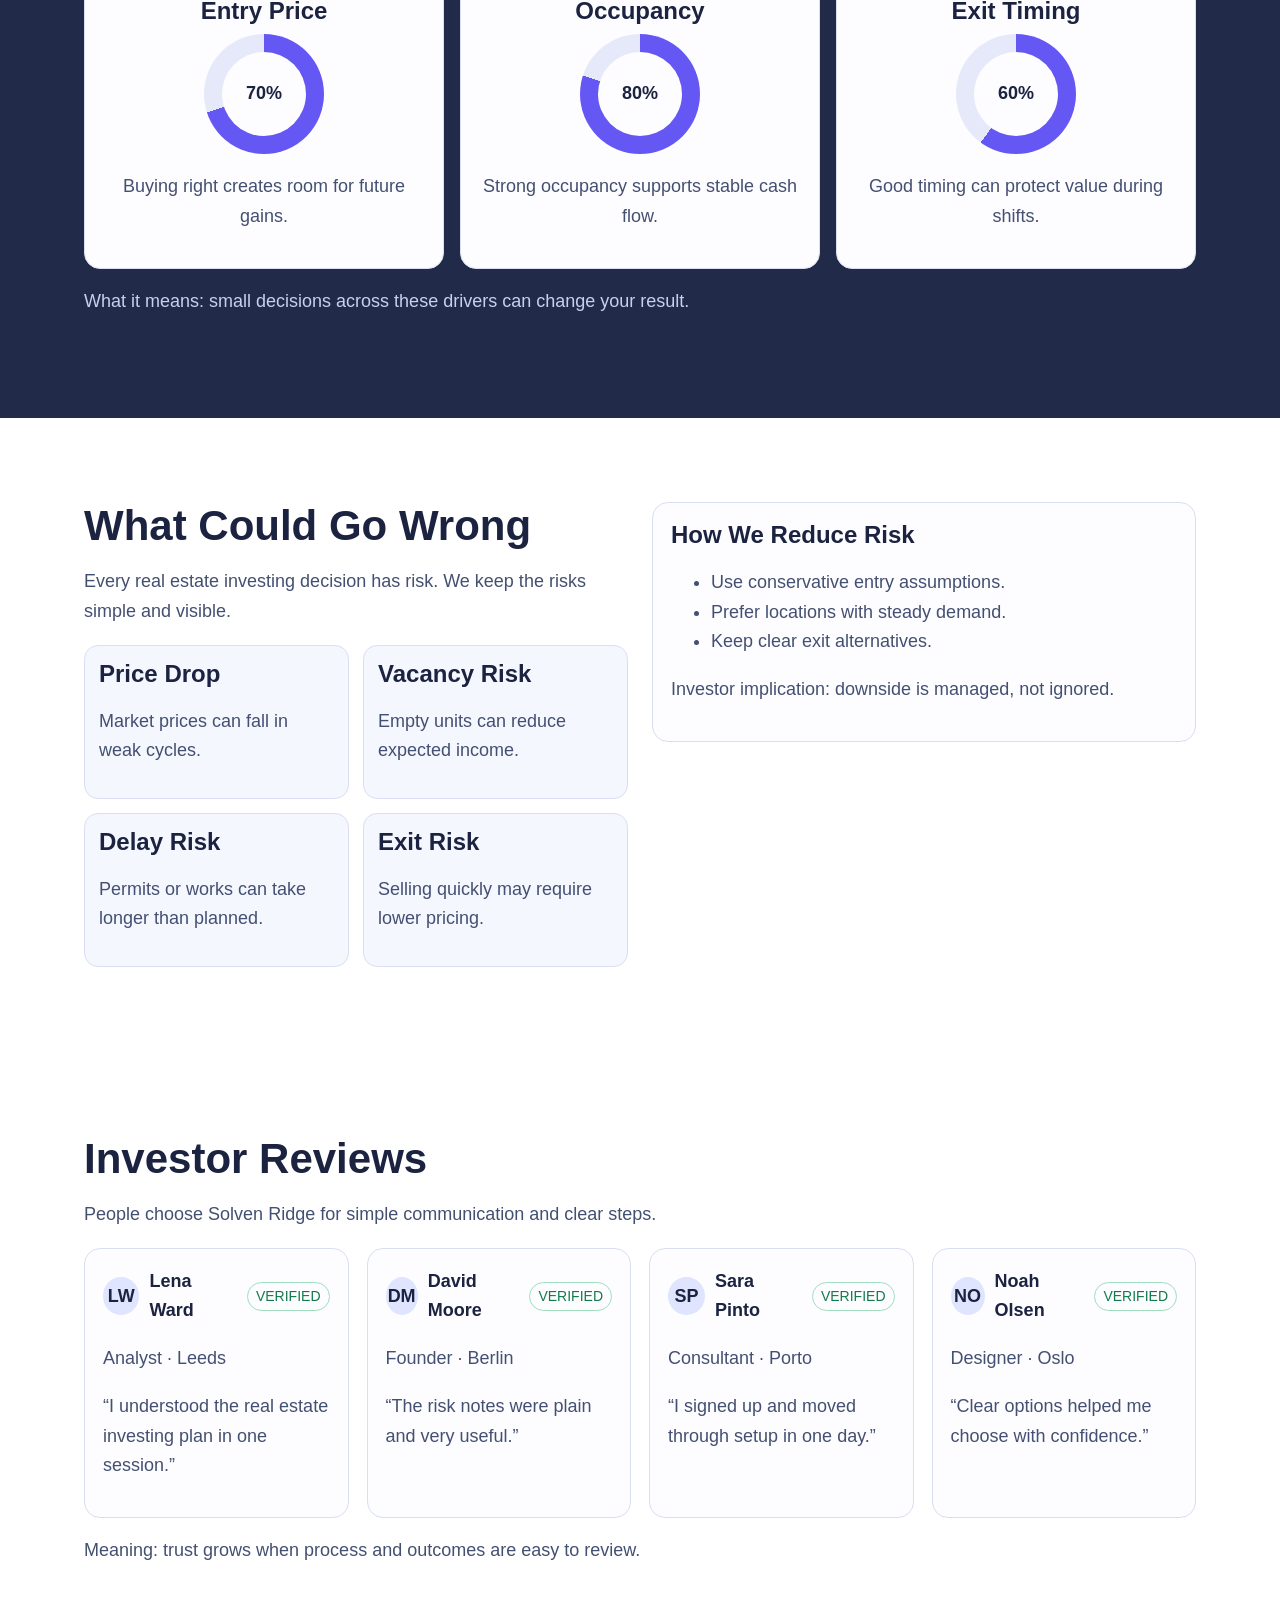
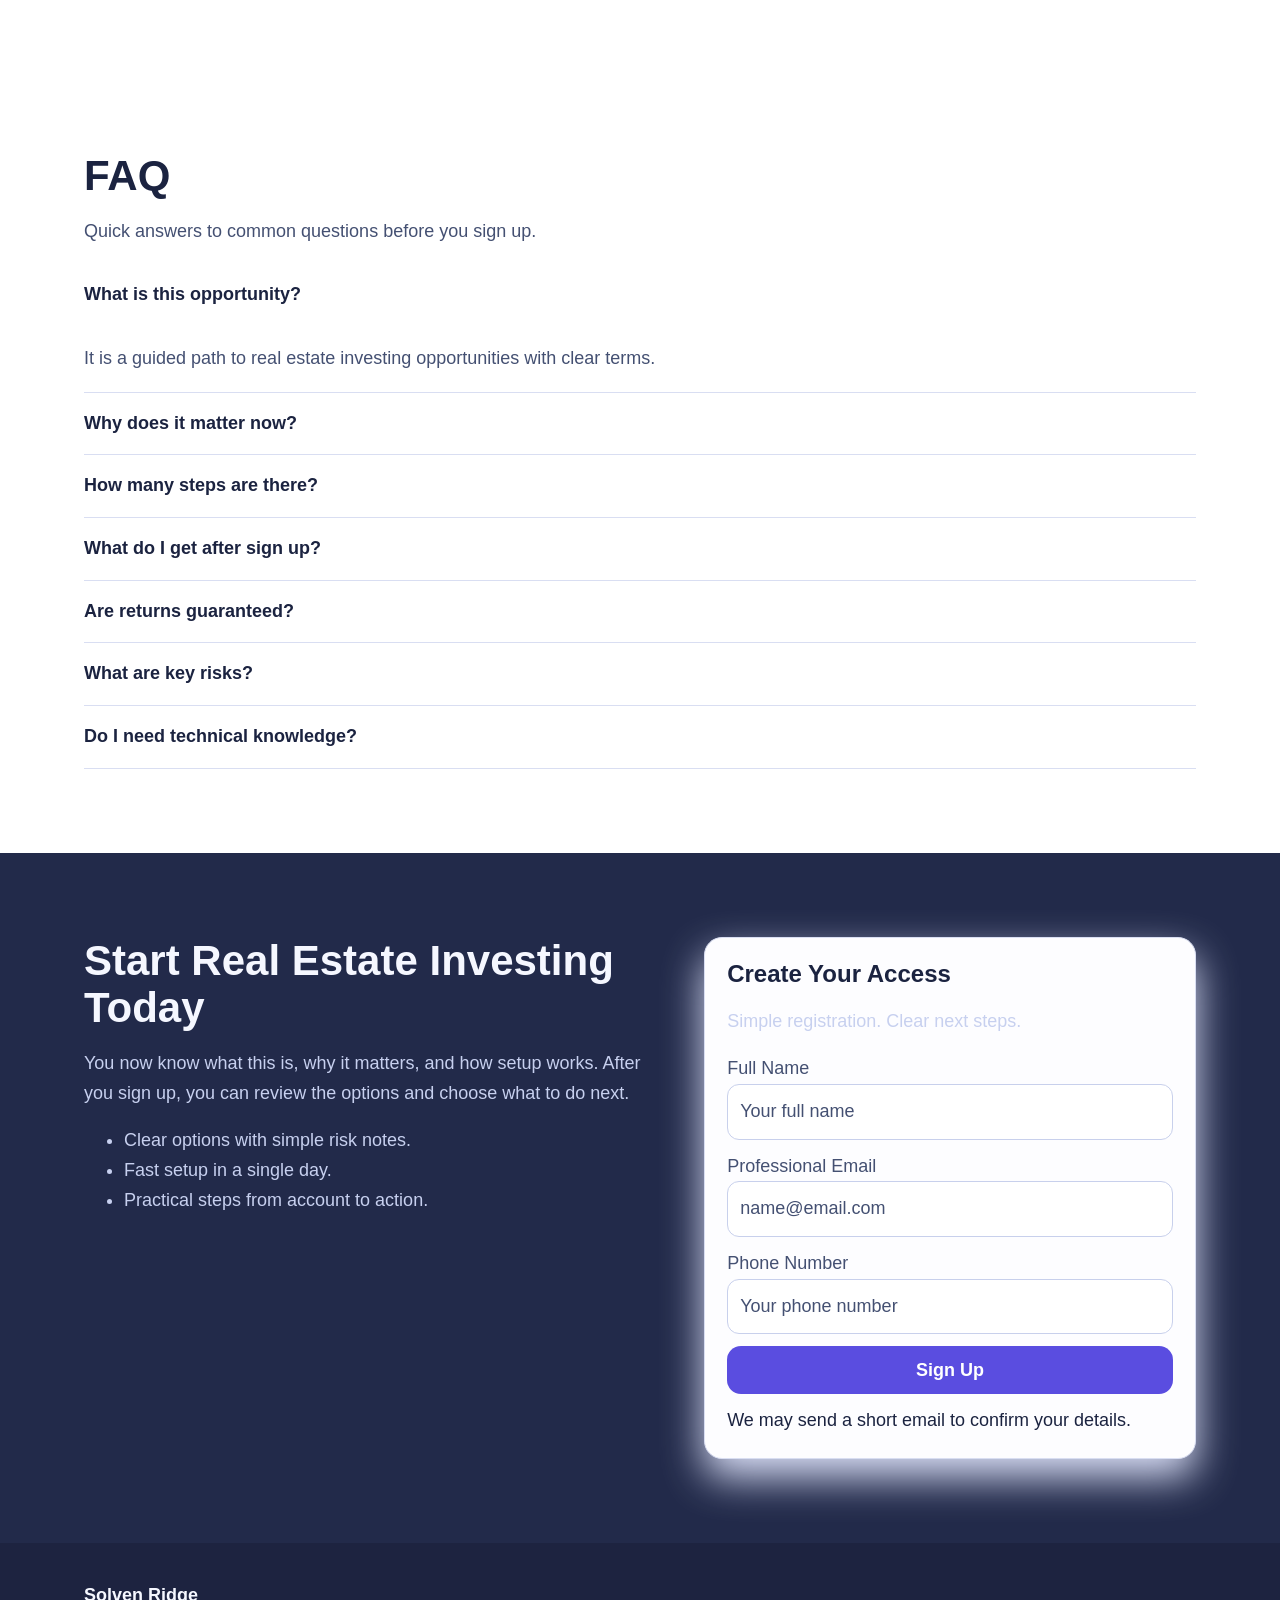
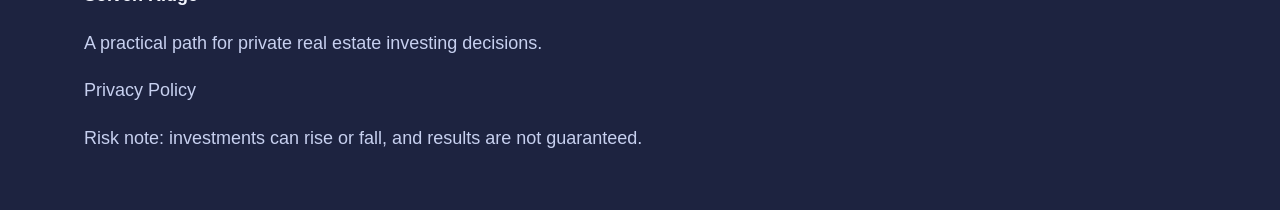
<file: be/index.html>
<!doctype html>
<html lang="en">
<head>
  <meta charset="utf-8" />
  <meta name="viewport" content="width=device-width, initial-scale=1" />
  <title>Solven Ridge Real Estate Investing | Nederlands (BE)</title>
  <meta name="description" content="Clear real estate investing path for private investors. Learn process, outcomes, risks, and sign up fast. (Nederlands (BE))" />
  <link rel="canonical" href="https://www.solvenridge.com/be/index.html" />
  <link rel="alternate" hreflang="en" href="https://www.solvenridge.com/index.html" />
  <link rel="alternate" hreflang="de" href="https://www.solvenridge.com/de/index.html" />
  <link rel="alternate" hreflang="fr" href="https://www.solvenridge.com/fr/index.html" />
  <link rel="alternate" hreflang="es" href="https://www.solvenridge.com/es/index.html" />
  <link rel="alternate" hreflang="it" href="https://www.solvenridge.com/it/index.html" />
  <link rel="alternate" hreflang="tr" href="https://www.solvenridge.com/tr/index.html" />
  <link rel="alternate" hreflang="pt" href="https://www.solvenridge.com/pt/index.html" />
  <link rel="alternate" hreflang="ja" href="https://www.solvenridge.com/jp/index.html" />
  <link rel="alternate" hreflang="sk" href="https://www.solvenridge.com/sk/index.html" />
  <link rel="alternate" hreflang="nl-BE" href="https://www.solvenridge.com/be/index.html" />
  <meta property="og:title" content="Solven Ridge Real Estate Investing | Nederlands (BE)" />
  <meta property="og:description" content="Clear real estate investing path for private investors. Learn process, outcomes, risks, and sign up fast. (Nederlands (BE))" />
  <meta property="og:type" content="website" />
  <meta property="og:url" content="https://www.solvenridge.com/be/index.html" />
  <meta name="twitter:card" content="summary_large_image" />
  <meta name="twitter:title" content="Solven Ridge Real Estate Investing | Nederlands (BE)" />
  <meta name="twitter:description" content="Clear real estate investing path for private investors. Learn process, outcomes, risks, and sign up fast. (Nederlands (BE))" />
  <link rel="stylesheet" href="../assets/style.css" />
  <script type="application/ld+json">{"@context":"https://schema.org","@type":"Organization","name":"Solven Ridge","url":"https://www.solvenridge.com","logo":"https://www.solvenridge.com/assets/img/logo.svg"}</script>
  <script type="application/ld+json">{"@context":"https://schema.org","@type":"WebSite","name":"Solven Ridge","url":"https://www.solvenridge.com"}</script>
  <script type="application/ld+json">{"@context":"https://schema.org","@type":"Review","itemReviewed":{"@type":"Service","name":"Solven Ridge"},"author":{"@type":"Person","name":"Lena Ward"},"reviewRating":{"@type":"Rating","ratingValue":"5","bestRating":"5"},"reviewBody":"Simple steps and clear property investment updates."}</script>
  <script type="application/ld+json">{"@context":"https://schema.org","@type":"FAQPage","mainEntity":[{"@type":"Question","name":"What is Solven Ridge?","acceptedAnswer":{"@type":"Answer","text":"It is a platform for real estate investing with clear steps."}},{"@type":"Question","name":"How fast is setup?","acceptedAnswer":{"@type":"Answer","text":"Most people finish setup in 24 hours."}}]}</script>
</head>
<body>
<header class="site-header" aria-label="Top header">
  <div class="container header-inner">
    <a class="brand" href="../index.html">Solven Ridge</a>
    <nav class="main-nav" aria-label="Primary navigation">
      <a href="#market">Why Market</a><a href="#model">Model</a><a href="#metrics">Metrics</a><a href="#faq">FAQ</a>
    </nav>
    <div class="header-right">
      <div class="lang-wrap desktop-only" data-lang-wrap>
        <button class="lang-current" data-lang-btn aria-expanded="false">Nederlands (BE)</button>
        <div class="lang-menu" role="menu"><a href="../index.html"><span class="flag"><svg viewBox="0 0 3 2" xmlns="http://www.w3.org/2000/svg"><path fill="#012169" d="M0 0h3v2H0z"/><path stroke="#fff" stroke-width=".4" d="M0 0l3 2M3 0L0 2"/><path stroke="#C8102E" stroke-width=".22" d="M0 0l3 2M3 0L0 2"/><path stroke="#fff" stroke-width=".6" d="M1.5 0v2M0 1h3"/><path stroke="#C8102E" stroke-width=".36" d="M1.5 0v2M0 1h3"/></svg></span>English</a>
<a href="../de/index.html"><span class="flag"><svg viewBox="0 0 5 3" xmlns="http://www.w3.org/2000/svg"><path d="M0 0h5v1H0z"/><path fill="#DD0000" d="M0 1h5v1H0z"/><path fill="#FFCE00" d="M0 2h5v1H0z"/></svg></span>Deutsch</a>
<a href="../fr/index.html"><span class="flag"><svg viewBox="0 0 3 2" xmlns="http://www.w3.org/2000/svg"><path fill="#0055A4" d="M0 0h1v2H0z"/><path fill="#fff" d="M1 0h1v2H1z"/><path fill="#EF4135" d="M2 0h1v2H2z"/></svg></span>Français</a>
<a href="../es/index.html"><span class="flag"><svg viewBox="0 0 3 2" xmlns="http://www.w3.org/2000/svg"><path fill="#AA151B" d="M0 0h3v.5H0zM0 1.5h3V2H0z"/><path fill="#F1BF00" d="M0 .5h3v1H0z"/></svg></span>Español</a>
<a href="../it/index.html"><span class="flag"><svg viewBox="0 0 3 2" xmlns="http://www.w3.org/2000/svg"><path fill="#009246" d="M0 0h1v2H0z"/><path fill="#fff" d="M1 0h1v2H1z"/><path fill="#CE2B37" d="M2 0h1v2H2z"/></svg></span>Italiano</a>
<a href="../tr/index.html"><span class="flag"><svg viewBox="0 0 6 4" xmlns="http://www.w3.org/2000/svg"><rect width="6" height="4" fill="#E30A17"/><circle cx="2.6" cy="2" r="1" fill="#fff"/><circle cx="2.9" cy="2" r=".8" fill="#E30A17"/><polygon fill="#fff" points="3.8,2 4.7,2.3 4.15,1.55 4.15,2.45 4.7,1.7"/></svg></span>Türkçe</a>
<a href="../pt/index.html"><span class="flag"><svg viewBox="0 0 6 4" xmlns="http://www.w3.org/2000/svg"><rect width="2.4" height="4" fill="#006600"/><rect x="2.4" width="3.6" height="4" fill="#FF0000"/></svg></span>Português</a>
<a href="../jp/index.html"><span class="flag"><svg viewBox="0 0 3 2" xmlns="http://www.w3.org/2000/svg"><rect width="3" height="2" fill="#fff"/><circle cx="1.5" cy="1" r=".55" fill="#BC002D"/></svg></span>日本語</a>
<a href="../sk/index.html"><span class="flag"><svg viewBox="0 0 3 2" xmlns="http://www.w3.org/2000/svg"><path fill="#fff" d="M0 0h3v.67H0z"/><path fill="#0B4EA2" d="M0 .67h3v.66H0z"/><path fill="#EE1C25" d="M0 1.33h3V2H0z"/></svg></span>Slovak</a>
<a href="../be/index.html"><span class="flag"><svg viewBox="0 0 3 2" xmlns="http://www.w3.org/2000/svg"><path fill="#000" d="M0 0h1v2H0z"/><path fill="#FFD90C" d="M1 0h1v2H1z"/><path fill="#EF3340" d="M2 0h1v2H2z"/></svg></span>Nederlands (BE)</a></div>
      </div>
      <a class="btn btn-primary desktop-only" href="#signup-end">Sign Up</a>
      <button class="burger" data-burger aria-label="Open menu">☰</button>
    </div>
  </div>
</header>
<div class="drawer-overlay" data-overlay></div>
<aside class="drawer" data-drawer aria-label="Mobile menu">
  <div class="drawer-top"><strong>Menu</strong><button class="icon-close" data-drawer-close aria-label="Close menu">×</button></div>
  <nav class="drawer-nav"><a href="#market">Why Market</a><a href="#model">Model</a><a href="#metrics">Metrics</a><a href="#faq">FAQ</a></nav>
  <div class="lang-wrap" data-lang-wrap>
    <button class="lang-current" data-lang-btn>Nederlands (BE)</button>
    <div class="lang-menu"><a href="../index.html"><span class="flag"><svg viewBox="0 0 3 2" xmlns="http://www.w3.org/2000/svg"><path fill="#012169" d="M0 0h3v2H0z"/><path stroke="#fff" stroke-width=".4" d="M0 0l3 2M3 0L0 2"/><path stroke="#C8102E" stroke-width=".22" d="M0 0l3 2M3 0L0 2"/><path stroke="#fff" stroke-width=".6" d="M1.5 0v2M0 1h3"/><path stroke="#C8102E" stroke-width=".36" d="M1.5 0v2M0 1h3"/></svg></span>English</a>
<a href="../de/index.html"><span class="flag"><svg viewBox="0 0 5 3" xmlns="http://www.w3.org/2000/svg"><path d="M0 0h5v1H0z"/><path fill="#DD0000" d="M0 1h5v1H0z"/><path fill="#FFCE00" d="M0 2h5v1H0z"/></svg></span>Deutsch</a>
<a href="../fr/index.html"><span class="flag"><svg viewBox="0 0 3 2" xmlns="http://www.w3.org/2000/svg"><path fill="#0055A4" d="M0 0h1v2H0z"/><path fill="#fff" d="M1 0h1v2H1z"/><path fill="#EF4135" d="M2 0h1v2H2z"/></svg></span>Français</a>
<a href="../es/index.html"><span class="flag"><svg viewBox="0 0 3 2" xmlns="http://www.w3.org/2000/svg"><path fill="#AA151B" d="M0 0h3v.5H0zM0 1.5h3V2H0z"/><path fill="#F1BF00" d="M0 .5h3v1H0z"/></svg></span>Español</a>
<a href="../it/index.html"><span class="flag"><svg viewBox="0 0 3 2" xmlns="http://www.w3.org/2000/svg"><path fill="#009246" d="M0 0h1v2H0z"/><path fill="#fff" d="M1 0h1v2H1z"/><path fill="#CE2B37" d="M2 0h1v2H2z"/></svg></span>Italiano</a>
<a href="../tr/index.html"><span class="flag"><svg viewBox="0 0 6 4" xmlns="http://www.w3.org/2000/svg"><rect width="6" height="4" fill="#E30A17"/><circle cx="2.6" cy="2" r="1" fill="#fff"/><circle cx="2.9" cy="2" r=".8" fill="#E30A17"/><polygon fill="#fff" points="3.8,2 4.7,2.3 4.15,1.55 4.15,2.45 4.7,1.7"/></svg></span>Türkçe</a>
<a href="../pt/index.html"><span class="flag"><svg viewBox="0 0 6 4" xmlns="http://www.w3.org/2000/svg"><rect width="2.4" height="4" fill="#006600"/><rect x="2.4" width="3.6" height="4" fill="#FF0000"/></svg></span>Português</a>
<a href="../jp/index.html"><span class="flag"><svg viewBox="0 0 3 2" xmlns="http://www.w3.org/2000/svg"><rect width="3" height="2" fill="#fff"/><circle cx="1.5" cy="1" r=".55" fill="#BC002D"/></svg></span>日本語</a>
<a href="../sk/index.html"><span class="flag"><svg viewBox="0 0 3 2" xmlns="http://www.w3.org/2000/svg"><path fill="#fff" d="M0 0h3v.67H0z"/><path fill="#0B4EA2" d="M0 .67h3v.66H0z"/><path fill="#EE1C25" d="M0 1.33h3V2H0z"/></svg></span>Slovak</a>
<a href="../be/index.html"><span class="flag"><svg viewBox="0 0 3 2" xmlns="http://www.w3.org/2000/svg"><path fill="#000" d="M0 0h1v2H0z"/><path fill="#FFD90C" d="M1 0h1v2H1z"/><path fill="#EF3340" d="M2 0h1v2H2z"/></svg></span>Nederlands (BE)</a></div>
  </div>
  <p><a class="btn btn-primary" href="#signup-end">Sign Up</a></p>
</aside>

<main>
<section class="section light hero">
  <div class="container hero-grid">
    <div class="hero-copy" data-animate>
      <h1>Real Estate Investing With Clear Steps</h1>
      <p class="lead">Solven Ridge gives private investors a simple path into real estate investing. The market matters now because pricing gaps and rental demand create fresh opportunities. You get clear options, simple risk notes, and transparent updates. After you sign up, you get instant access to the next steps.</p>
      <div class="performance-panel" aria-label="Performance Range">
        <h3>Typical Outcome Range</h3>
        <div class="perf-grid">
          <div><div class="perf-value">8–15%</div><div class="perf-label">Monthly range</div></div>
          <div><div class="perf-value">80–200%</div><div class="perf-label">Annual range</div></div>
        </div>
        <p class="perf-note">Returns depend on market conditions. Not guaranteed.</p>
      </div>
    </div>
    <form class="form-card" data-animate>
      <h3 class="form-title">Start in Minutes</h3>
      <p class="form-sub">Create your account and see real estate investing options today.</p>
      <div class="form-grid">
        <label>Full Name<input type="text" required placeholder="Your full name" /></label>
        <label>Professional Email<input type="email" required placeholder="name@email.com" /></label>
        <label>Phone Number<input type="tel" required placeholder="Your phone number" /></label>
        <button class="btn btn-primary" type="submit">Sign Up</button>
        <small data-confirm>We may send a short email to confirm your details.</small>
      </div>
    </form>
  </div>
</section>

<section id="market" class="section light"><div class="container split" data-animate><div><h2>Why This Market</h2><p>Real estate investing is growing because homes and rental spaces still serve daily life. Rates are changing, and many owners need fast solutions, which creates entry windows for new investors.</p><ul><li>Demand stays active in core neighborhoods.</li><li>Value gaps appear when sellers need speed.</li><li>Better data makes selection easier.</li></ul><p>What it means: timing and selection can strongly shape your outcome.</p></div><div class="card"><h3>Why Now</h3><p>Real needs support stable demand while pricing resets open room for growth.</p><p class="muted">Investor implication: disciplined entry can improve potential upside.</p></div></div></section>

<section id="model" class="section dark"><div class="container" data-animate><h2>How It Works</h2><p>Here is the simple model for real estate investing with Solven Ridge.</p><div class="card-grid grid-4"><article class="card"><h3>Pick Goal</h3><p>Choose income, growth, or a mix.</p></article><article class="card"><h3>View Deals</h3><p>See property options with simple summaries.</p></article><article class="card"><h3>Check Risk</h3><p>Read risk notes before any decision.</p></article><article class="card"><h3>Track Progress</h3><p>Follow key milestones after entry.</p></article></div><p>What it means: you always know your next action.</p></div></section>

<section class="section light"><div class="container" data-animate><h2>Fast 24H Process</h2><p>Setup is short and practical. You can start quickly without complex steps.</p><div class="card-grid grid-4"><div class="card step"><time>5 Minute</time><h3>Create Login</h3><p>Complete your profile and basic details.</p></div><div class="card step"><time>1–6 Hour</time><h3>Review Options</h3><p>Compare opportunities and choose direction.</p></div><div class="card step"><time>6–12 Hour</time><h3>Confirm Plan</h3><p>Select your preferred investment path.</p></div><div class="card step"><time>12–24 Hour</time><h3>Activate Access</h3><p>Finish setup and unlock dashboard steps.</p></div></div><p>Most people finish setup in 24 hours.</p><p>After you sign up, you will see a clear setup checklist.</p></div></section>

<section id="metrics" class="section light"><div class="container split" data-animate><div><h2>Performance Snapshot</h2><p>This comparison shows historical real estate investing outcomes against a broad market baseline.</p><div class="compare-bars card"><h3>Cycle Comparison</h3><div class="row"><div class="bar-label"><span>Solven Range</span><span>14%</span></div><div class="track"><div class="fill-us" style="width:70%"></div></div></div><div class="row"><div class="bar-label"><span>Market Average</span><span>8%</span></div><div class="track"><div class="fill-market" style="width:40%"></div></div></div><p>Meaning: better deal selection may improve net outcome.</p></div></div><div class="card"><h3>Outcome Context</h3><p>Primary metric uses net annual return estimates.</p><p>Benchmark uses broad property market estimates.</p><p class="muted">Investor implication: compare every opportunity to a simple baseline.</p></div></div></section>

<section class="section dark"><div class="container" data-animate><h2>Insights That Drive Returns</h2><p>Real estate investing outcomes often depend on three practical drivers.</p><div class="rings"><div class="card ring"><h3>Entry Price</h3><div class="circle" style="--deg:252deg"><div class="inner">70%</div></div><p>Buying right creates room for future gains.</p></div><div class="card ring"><h3>Occupancy</h3><div class="circle" style="--deg:288deg"><div class="inner">80%</div></div><p>Strong occupancy supports stable cash flow.</p></div><div class="card ring"><h3>Exit Timing</h3><div class="circle" style="--deg:216deg"><div class="inner">60%</div></div><p>Good timing can protect value during shifts.</p></div></div><p>What it means: small decisions across these drivers can change your result.</p></div></section>

<section class="section light"><div class="container split" data-animate><div><h2>What Could Go Wrong</h2><p>Every real estate investing decision has risk. We keep the risks simple and visible.</p><div class="matrix"><div class="cell"><h3>Price Drop</h3><p>Market prices can fall in weak cycles.</p></div><div class="cell"><h3>Vacancy Risk</h3><p>Empty units can reduce expected income.</p></div><div class="cell"><h3>Delay Risk</h3><p>Permits or works can take longer than planned.</p></div><div class="cell"><h3>Exit Risk</h3><p>Selling quickly may require lower pricing.</p></div></div></div><div class="card"><h3>How We Reduce Risk</h3><ul><li>Use conservative entry assumptions.</li><li>Prefer locations with steady demand.</li><li>Keep clear exit alternatives.</li></ul><p>Investor implication: downside is managed, not ignored.</p></div></div></section>

<section class="section light"><div class="container" data-animate><h2>Investor Reviews</h2><p>People choose Solven Ridge for simple communication and clear steps.</p><div class="card-grid grid-4"><article class="card"><div class="review-head"><div class="avatar">LW</div><strong>Lena Ward</strong><span class="verified">VERIFIED</span></div><p>Analyst · Leeds</p><p>“I understood the real estate investing plan in one session.”</p></article><article class="card"><div class="review-head"><div class="avatar">DM</div><strong>David Moore</strong><span class="verified">VERIFIED</span></div><p>Founder · Berlin</p><p>“The risk notes were plain and very useful.”</p></article><article class="card"><div class="review-head"><div class="avatar">SP</div><strong>Sara Pinto</strong><span class="verified">VERIFIED</span></div><p>Consultant · Porto</p><p>“I signed up and moved through setup in one day.”</p></article><article class="card"><div class="review-head"><div class="avatar">NO</div><strong>Noah Olsen</strong><span class="verified">VERIFIED</span></div><p>Designer · Oslo</p><p>“Clear options helped me choose with confidence.”</p></article></div><p>Meaning: trust grows when process and outcomes are easy to review.</p></div></section>

<section id="faq" class="section light"><div class="container" data-animate><h2>FAQ</h2><p>Quick answers to common questions before you sign up.</p><div class="faq-item open"><button class="faq-btn">What is this opportunity?</button><div class="faq-content"><p>It is a guided path to real estate investing opportunities with clear terms.</p></div></div><div class="faq-item"><button class="faq-btn">Why does it matter now?</button><div class="faq-content"><p>Current price resets and rental demand create openings for new investors.</p></div></div><div class="faq-item"><button class="faq-btn">How many steps are there?</button><div class="faq-content"><p>There are four setup steps, and most users finish within 24 hours.</p></div></div><div class="faq-item"><button class="faq-btn">What do I get after sign up?</button><div class="faq-content"><p>You get instant access to the next steps and a clear checklist.</p></div></div><div class="faq-item"><button class="faq-btn">Are returns guaranteed?</button><div class="faq-content"><p>No. Returns depend on market conditions and are never guaranteed.</p></div></div><div class="faq-item"><button class="faq-btn">What are key risks?</button><div class="faq-content"><p>Main risks include price shifts, vacancy periods, and timeline delays.</p></div></div><div class="faq-item"><button class="faq-btn">Do I need technical knowledge?</button><div class="faq-content"><p>No. Explanations are in simple English with practical examples.</p></div></div></div></section>

<section id="signup-end" class="section dark"><div class="container hero-grid" data-animate><div><h2>Start Real Estate Investing Today</h2><p>You now know what this is, why it matters, and how setup works. After you sign up, you can review the options and choose what to do next.</p><ul><li>Clear options with simple risk notes.</li><li>Fast setup in a single day.</li><li>Practical steps from account to action.</li></ul></div><form class="form-card"><h3 class="form-title">Create Your Access</h3><p class="form-sub">Simple registration. Clear next steps.</p><div class="form-grid"><label>Full Name<input type="text" required placeholder="Your full name" /></label><label>Professional Email<input type="email" required placeholder="name@email.com" /></label><label>Phone Number<input type="tel" required placeholder="Your phone number" /></label><button class="btn btn-primary" type="submit">Sign Up</button><small data-confirm>We may send a short email to confirm your details.</small></div></form></div></section>
</main>

<footer class="footer"><div class="container"><strong>Solven Ridge</strong><p>A practical path for private real estate investing decisions.</p><p><a href="#" data-open-privacy>Privacy Policy</a></p><p>Risk note: investments can rise or fall, and results are not guaranteed.</p></div></footer>

<div class="modal" data-privacy-modal aria-label="Privacy Policy modal"><div class="modal-backdrop" data-close-privacy></div><div class="modal-panel"><button class="icon-close" data-close-privacy aria-label="Close policy">×</button><h2>Privacy Policy</h2><h3>Introduction</h3><p>We explain what data we collect and how we use it.</p><h3>Data collection</h3><p>We collect name, email, phone number, and basic usage data.</p><h3>Legal basis</h3><p>We process data for service delivery and your requested registration.</p><h3>Cookies</h3><p>Cookies help basic site function and simple performance analysis.</p><h3>Retention</h3><p>We keep data only as long as needed for service and legal duties.</p><h3>Third-party sharing</h3><p>We share only with trusted providers needed to operate the service.</p><h3>Security</h3><p>We use practical technical controls to protect stored information.</p><h3>User rights</h3><p>You can request access, correction, or deletion of personal data.</p><h3>International transfers</h3><p>Your data may be processed in other regions with safeguards.</p><h3>Industry risk disclosure</h3><p>Investment outcomes vary with market conditions and can include losses.</p><h3>Contact</h3><p>Email privacy@solvenridge.com for privacy requests.</p><div class="modal-footer"><button class="btn" data-close-privacy>Close</button></div></div></div>
<script src="../assets/app.js" defer></script>
</body></html>
</file>
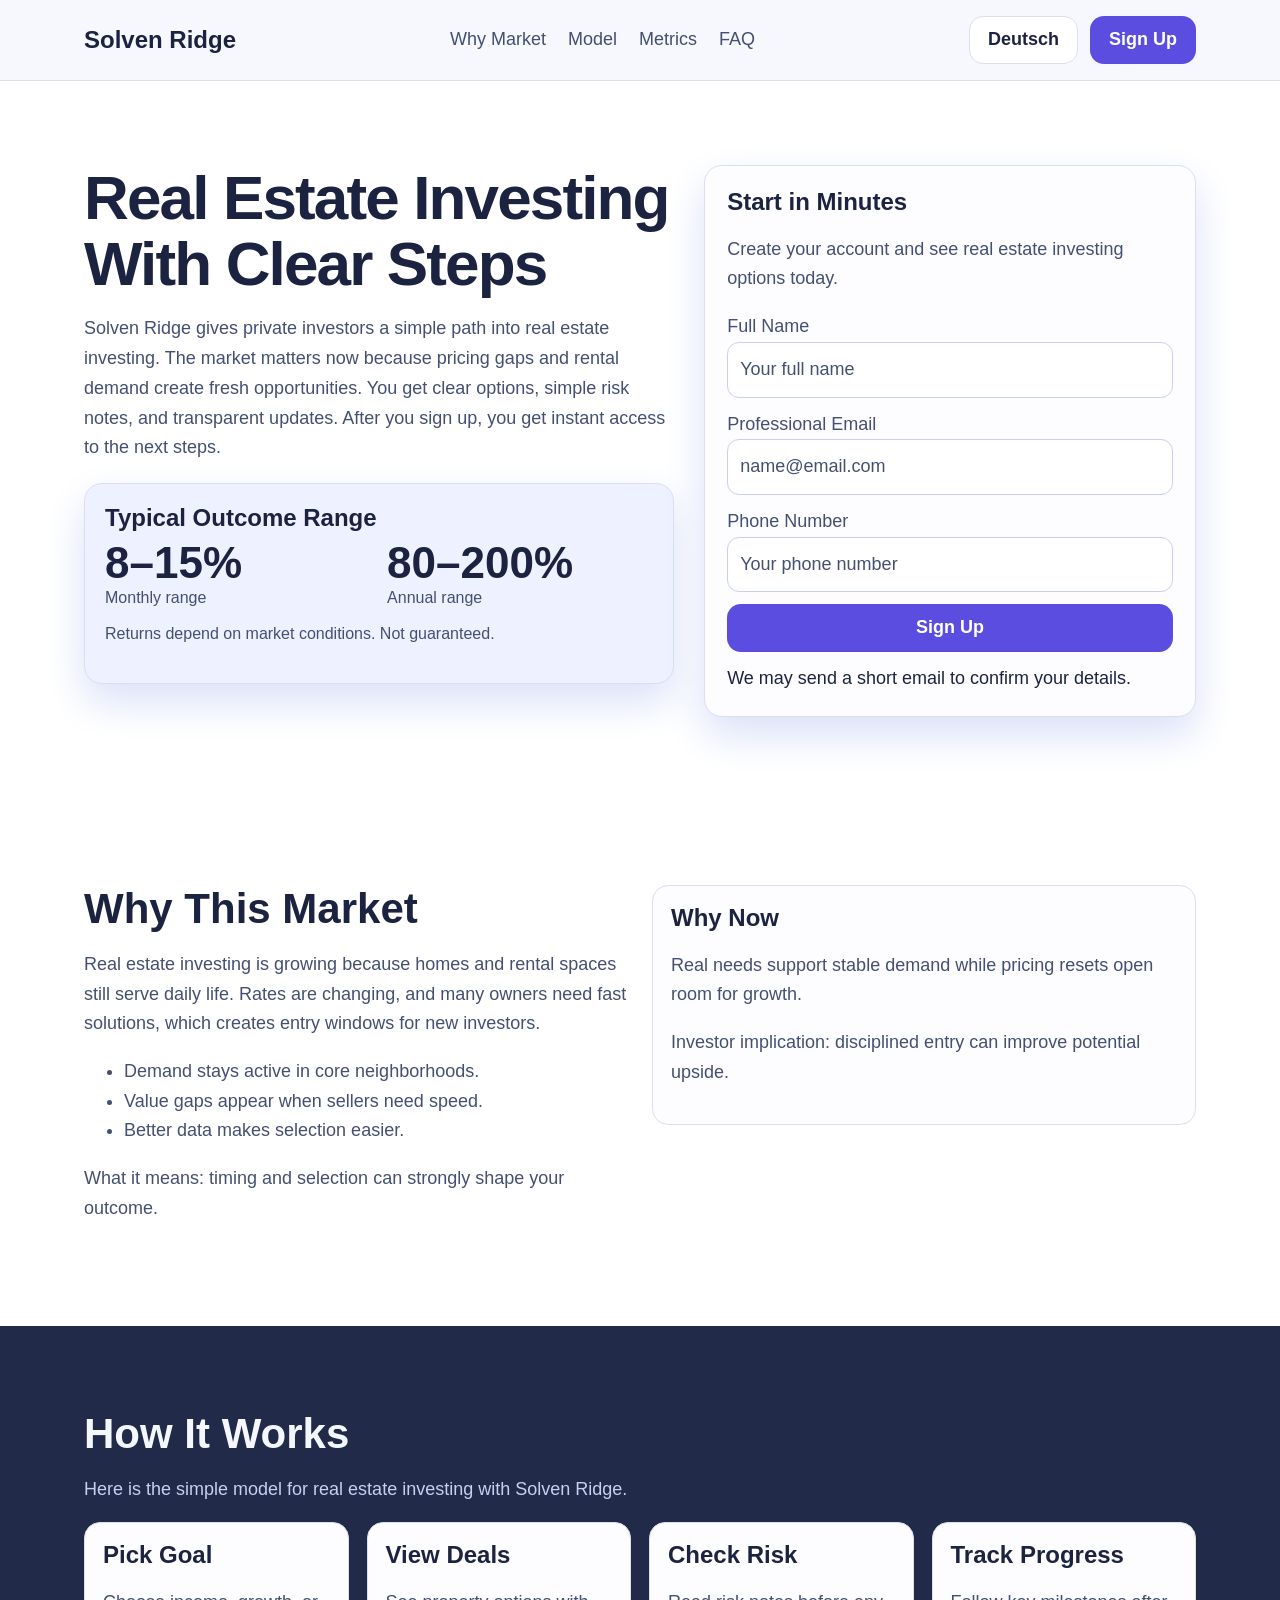
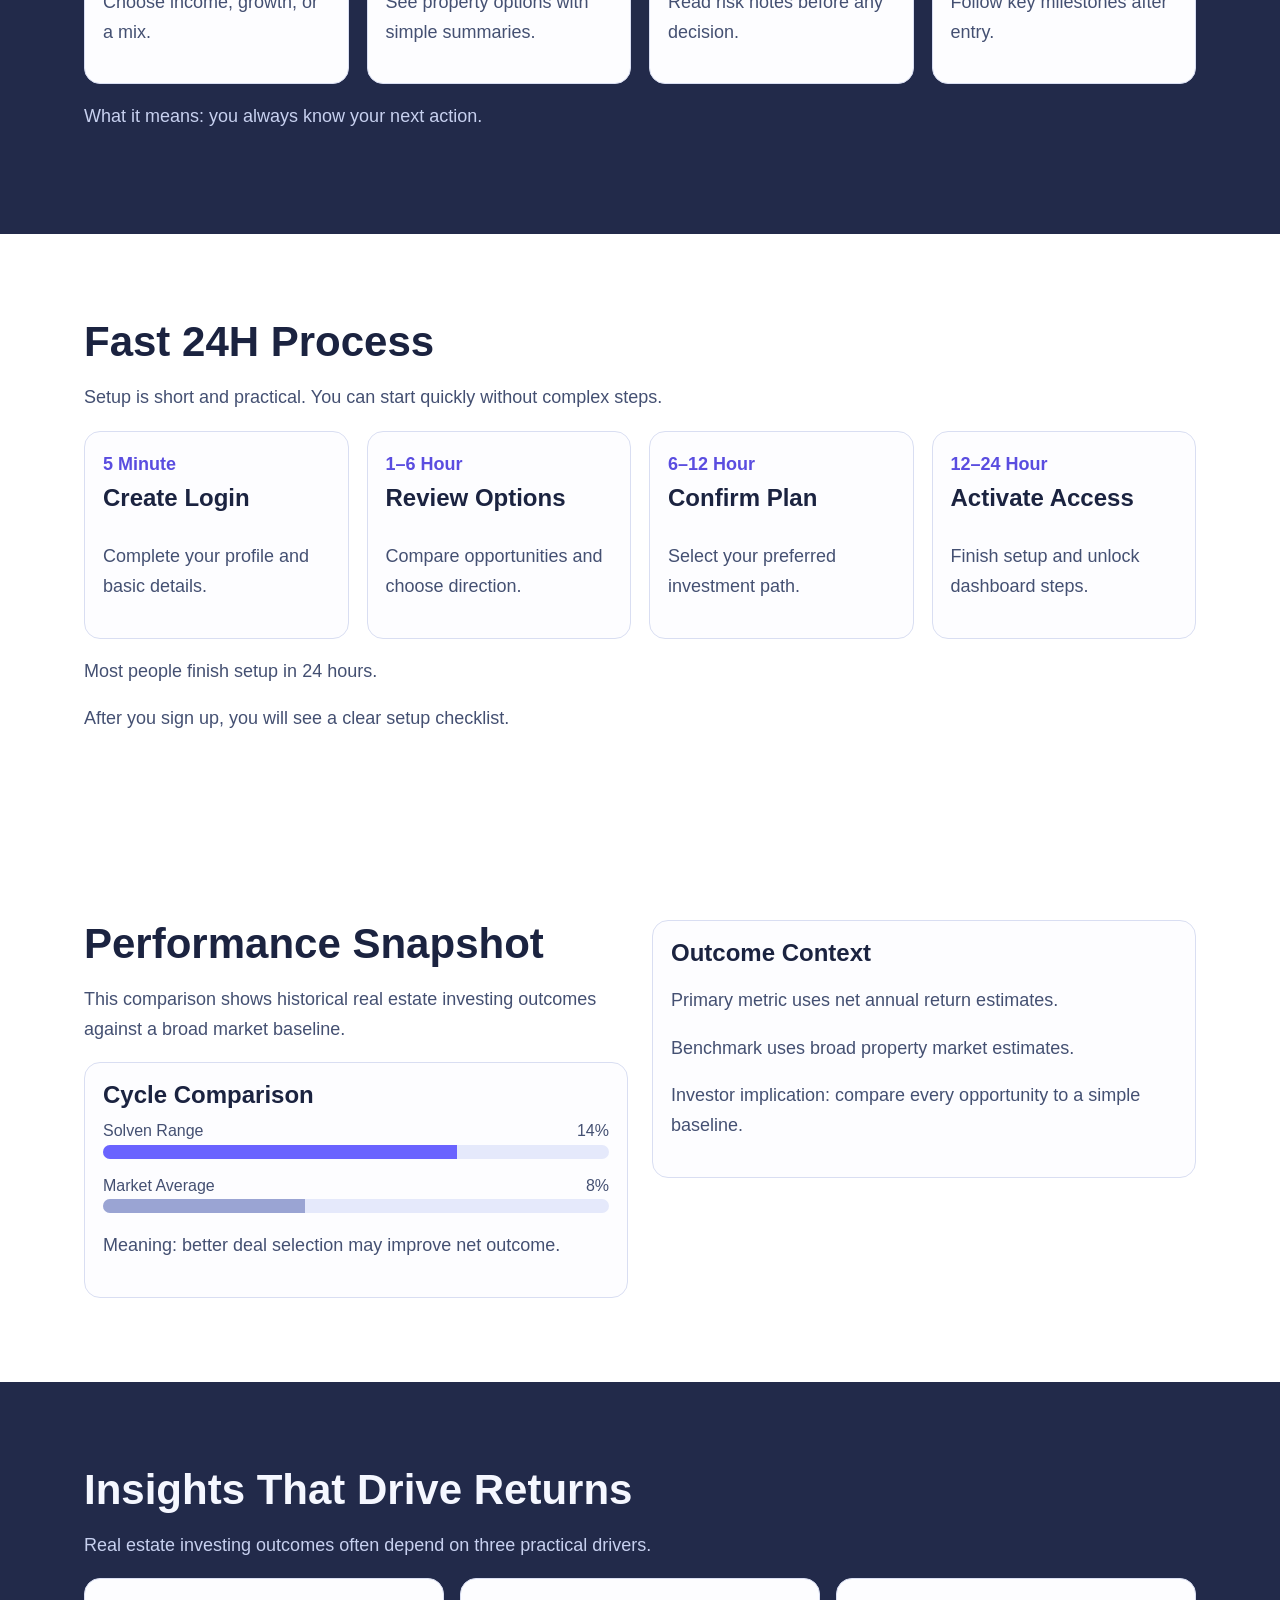
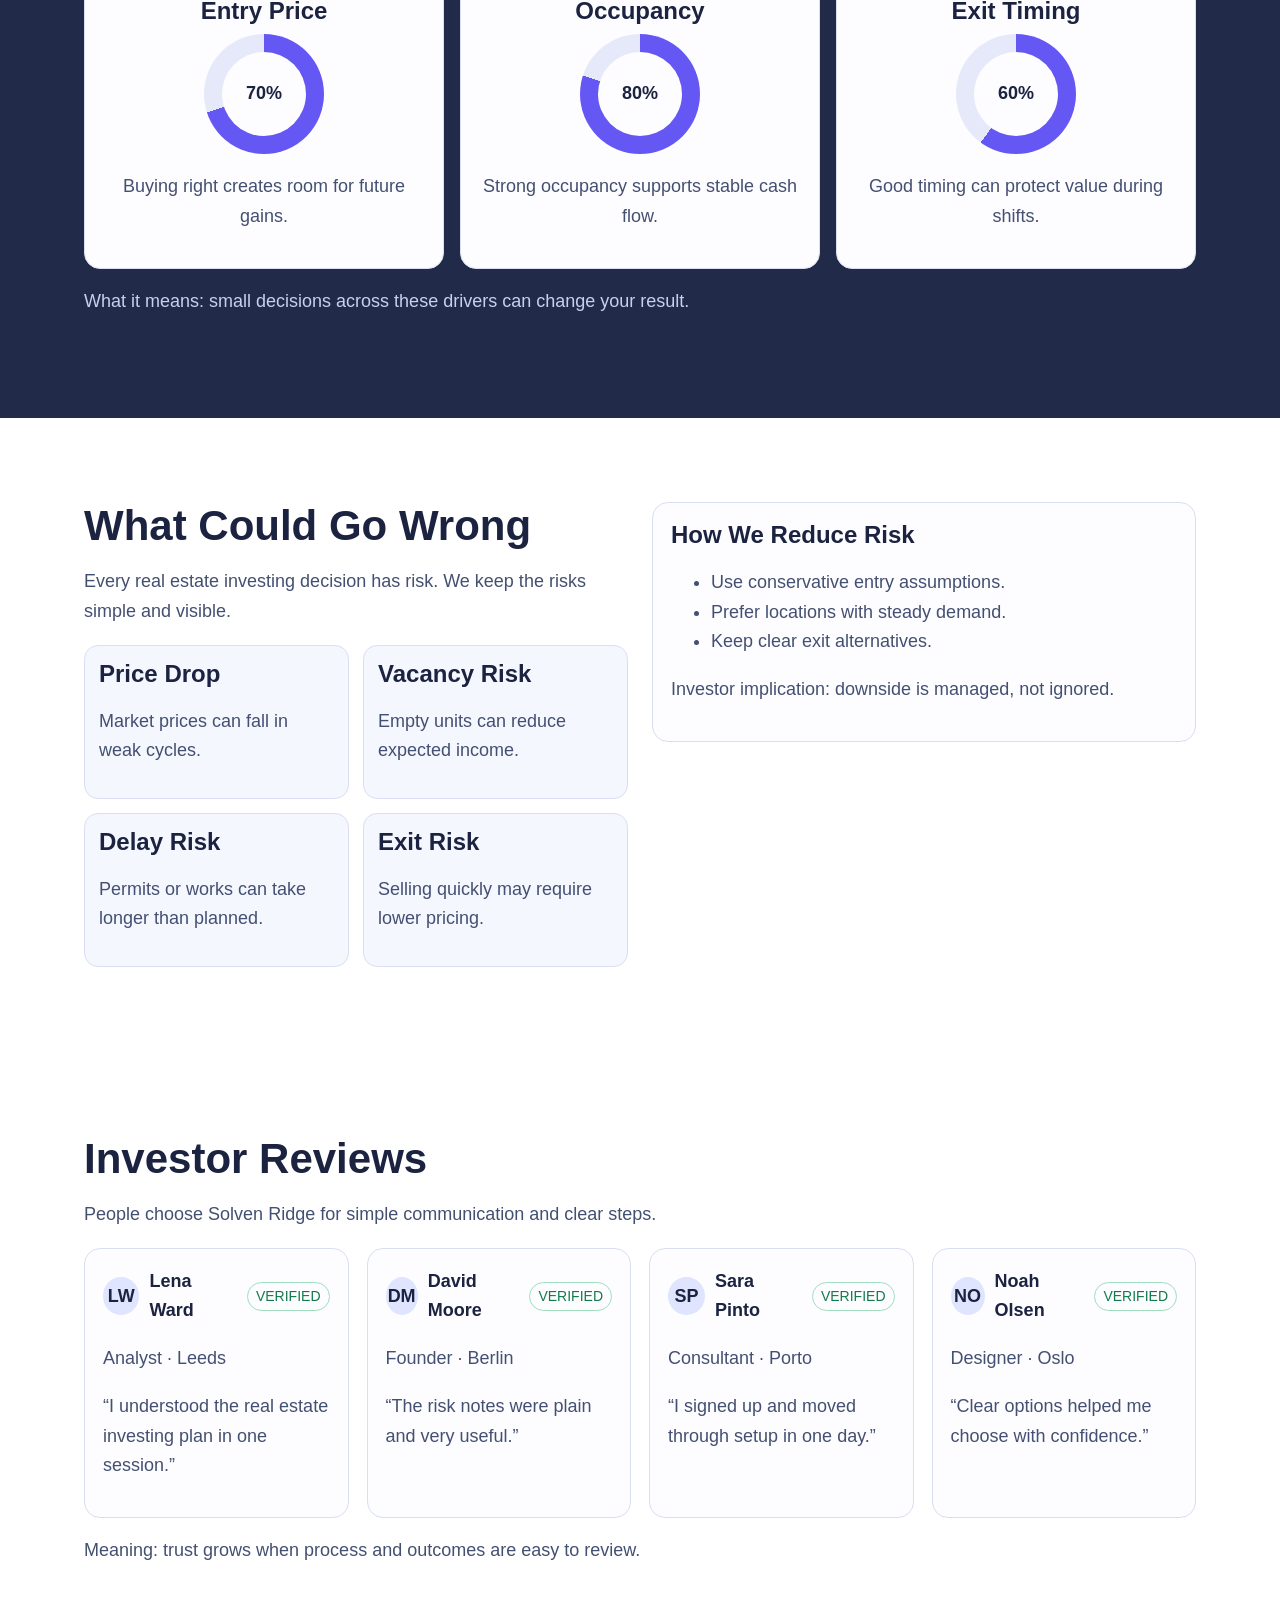
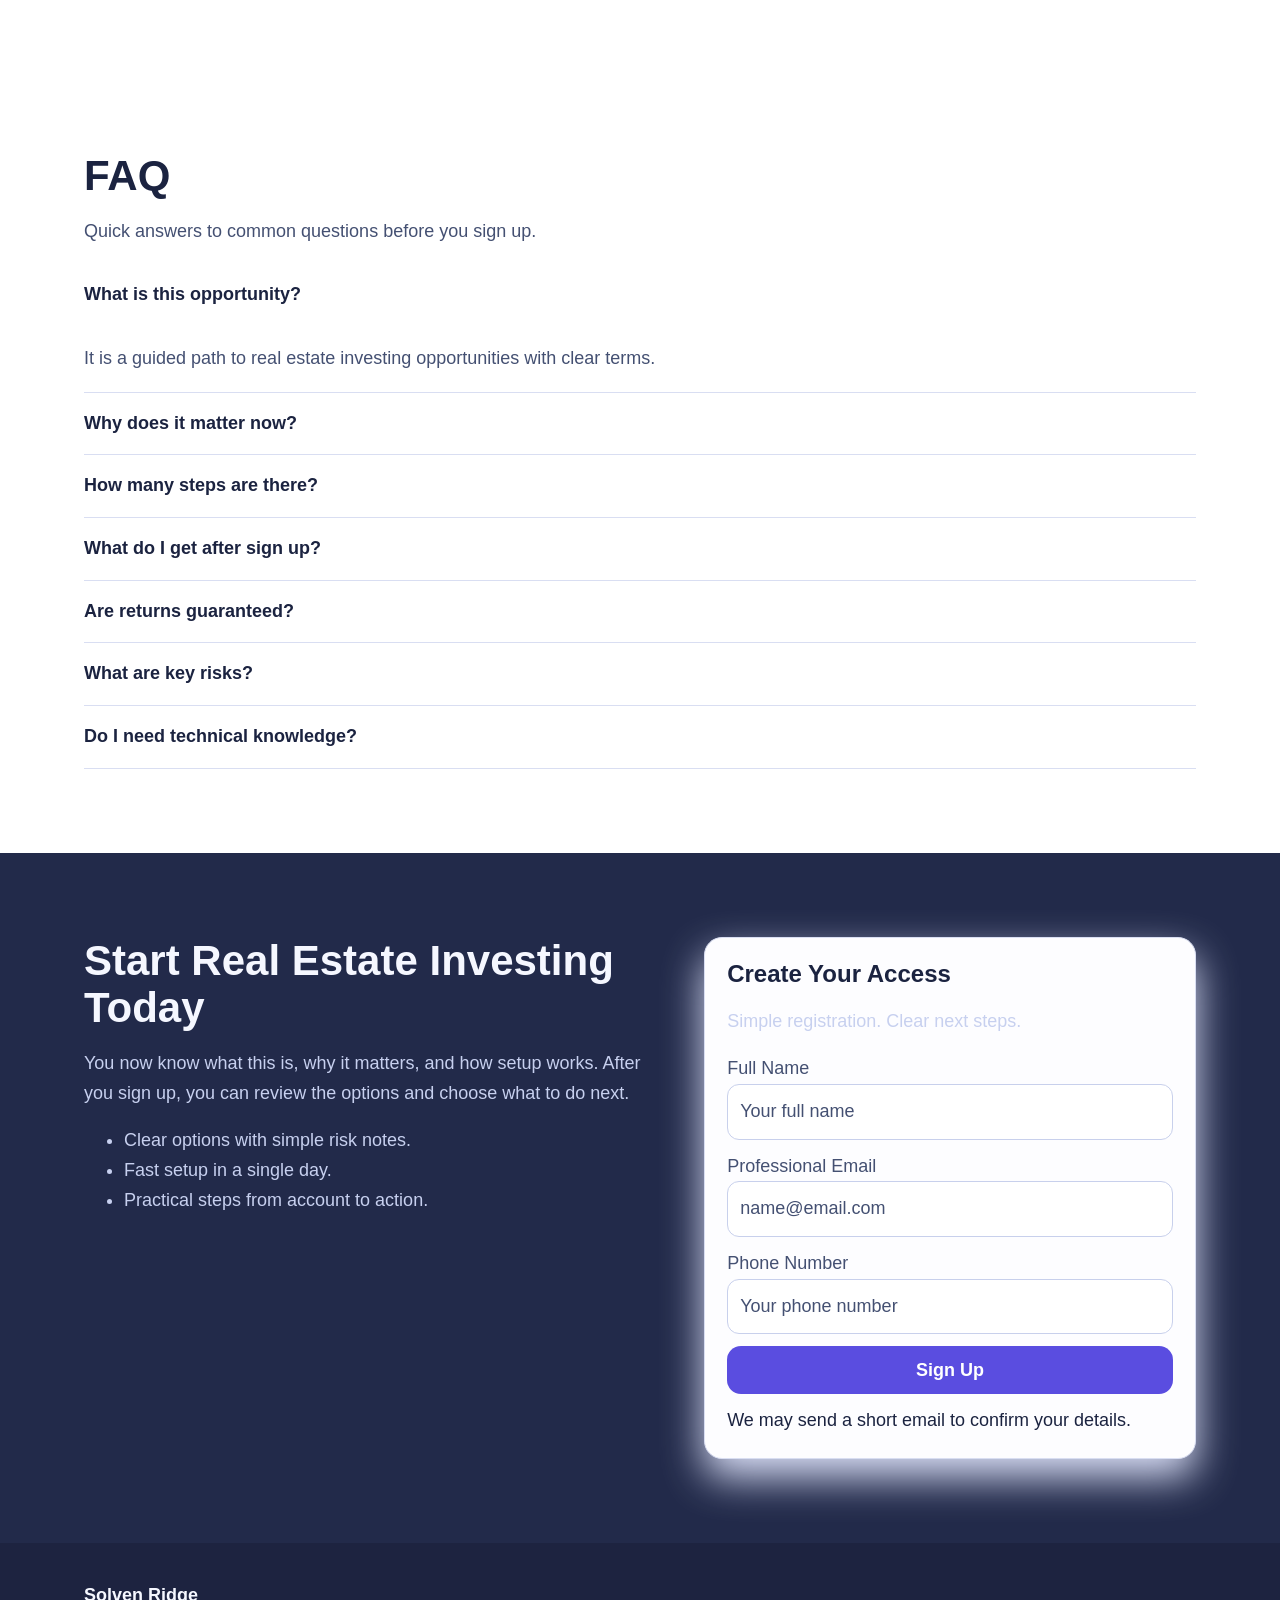
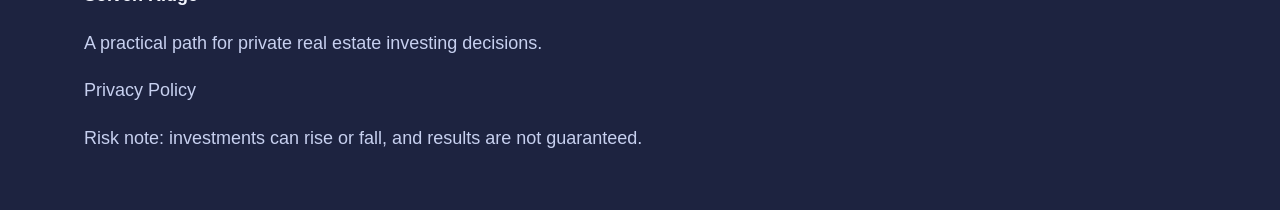
<file: de/index.html>
<!doctype html>
<html lang="en">
<head>
  <meta charset="utf-8" />
  <meta name="viewport" content="width=device-width, initial-scale=1" />
  <title>Solven Ridge Real Estate Investing | Deutsch</title>
  <meta name="description" content="Clear real estate investing path for private investors. Learn process, outcomes, risks, and sign up fast. (Deutsch)" />
  <link rel="canonical" href="https://www.solvenridge.com/de/index.html" />
  <link rel="alternate" hreflang="en" href="https://www.solvenridge.com/index.html" />
  <link rel="alternate" hreflang="de" href="https://www.solvenridge.com/de/index.html" />
  <link rel="alternate" hreflang="fr" href="https://www.solvenridge.com/fr/index.html" />
  <link rel="alternate" hreflang="es" href="https://www.solvenridge.com/es/index.html" />
  <link rel="alternate" hreflang="it" href="https://www.solvenridge.com/it/index.html" />
  <link rel="alternate" hreflang="tr" href="https://www.solvenridge.com/tr/index.html" />
  <link rel="alternate" hreflang="pt" href="https://www.solvenridge.com/pt/index.html" />
  <link rel="alternate" hreflang="ja" href="https://www.solvenridge.com/jp/index.html" />
  <link rel="alternate" hreflang="sk" href="https://www.solvenridge.com/sk/index.html" />
  <link rel="alternate" hreflang="nl-BE" href="https://www.solvenridge.com/be/index.html" />
  <meta property="og:title" content="Solven Ridge Real Estate Investing | Deutsch" />
  <meta property="og:description" content="Clear real estate investing path for private investors. Learn process, outcomes, risks, and sign up fast. (Deutsch)" />
  <meta property="og:type" content="website" />
  <meta property="og:url" content="https://www.solvenridge.com/de/index.html" />
  <meta name="twitter:card" content="summary_large_image" />
  <meta name="twitter:title" content="Solven Ridge Real Estate Investing | Deutsch" />
  <meta name="twitter:description" content="Clear real estate investing path for private investors. Learn process, outcomes, risks, and sign up fast. (Deutsch)" />
  <link rel="stylesheet" href="../assets/style.css" />
  <script type="application/ld+json">{"@context":"https://schema.org","@type":"Organization","name":"Solven Ridge","url":"https://www.solvenridge.com","logo":"https://www.solvenridge.com/assets/img/logo.svg"}</script>
  <script type="application/ld+json">{"@context":"https://schema.org","@type":"WebSite","name":"Solven Ridge","url":"https://www.solvenridge.com"}</script>
  <script type="application/ld+json">{"@context":"https://schema.org","@type":"Review","itemReviewed":{"@type":"Service","name":"Solven Ridge"},"author":{"@type":"Person","name":"Lena Ward"},"reviewRating":{"@type":"Rating","ratingValue":"5","bestRating":"5"},"reviewBody":"Simple steps and clear property investment updates."}</script>
  <script type="application/ld+json">{"@context":"https://schema.org","@type":"FAQPage","mainEntity":[{"@type":"Question","name":"What is Solven Ridge?","acceptedAnswer":{"@type":"Answer","text":"It is a platform for real estate investing with clear steps."}},{"@type":"Question","name":"How fast is setup?","acceptedAnswer":{"@type":"Answer","text":"Most people finish setup in 24 hours."}}]}</script>
</head>
<body>
<header class="site-header" aria-label="Top header">
  <div class="container header-inner">
    <a class="brand" href="../index.html">Solven Ridge</a>
    <nav class="main-nav" aria-label="Primary navigation">
      <a href="#market">Why Market</a><a href="#model">Model</a><a href="#metrics">Metrics</a><a href="#faq">FAQ</a>
    </nav>
    <div class="header-right">
      <div class="lang-wrap desktop-only" data-lang-wrap>
        <button class="lang-current" data-lang-btn aria-expanded="false">Deutsch</button>
        <div class="lang-menu" role="menu"><a href="../index.html"><span class="flag"><svg viewBox="0 0 3 2" xmlns="http://www.w3.org/2000/svg"><path fill="#012169" d="M0 0h3v2H0z"/><path stroke="#fff" stroke-width=".4" d="M0 0l3 2M3 0L0 2"/><path stroke="#C8102E" stroke-width=".22" d="M0 0l3 2M3 0L0 2"/><path stroke="#fff" stroke-width=".6" d="M1.5 0v2M0 1h3"/><path stroke="#C8102E" stroke-width=".36" d="M1.5 0v2M0 1h3"/></svg></span>English</a>
<a href="../de/index.html"><span class="flag"><svg viewBox="0 0 5 3" xmlns="http://www.w3.org/2000/svg"><path d="M0 0h5v1H0z"/><path fill="#DD0000" d="M0 1h5v1H0z"/><path fill="#FFCE00" d="M0 2h5v1H0z"/></svg></span>Deutsch</a>
<a href="../fr/index.html"><span class="flag"><svg viewBox="0 0 3 2" xmlns="http://www.w3.org/2000/svg"><path fill="#0055A4" d="M0 0h1v2H0z"/><path fill="#fff" d="M1 0h1v2H1z"/><path fill="#EF4135" d="M2 0h1v2H2z"/></svg></span>Français</a>
<a href="../es/index.html"><span class="flag"><svg viewBox="0 0 3 2" xmlns="http://www.w3.org/2000/svg"><path fill="#AA151B" d="M0 0h3v.5H0zM0 1.5h3V2H0z"/><path fill="#F1BF00" d="M0 .5h3v1H0z"/></svg></span>Español</a>
<a href="../it/index.html"><span class="flag"><svg viewBox="0 0 3 2" xmlns="http://www.w3.org/2000/svg"><path fill="#009246" d="M0 0h1v2H0z"/><path fill="#fff" d="M1 0h1v2H1z"/><path fill="#CE2B37" d="M2 0h1v2H2z"/></svg></span>Italiano</a>
<a href="../tr/index.html"><span class="flag"><svg viewBox="0 0 6 4" xmlns="http://www.w3.org/2000/svg"><rect width="6" height="4" fill="#E30A17"/><circle cx="2.6" cy="2" r="1" fill="#fff"/><circle cx="2.9" cy="2" r=".8" fill="#E30A17"/><polygon fill="#fff" points="3.8,2 4.7,2.3 4.15,1.55 4.15,2.45 4.7,1.7"/></svg></span>Türkçe</a>
<a href="../pt/index.html"><span class="flag"><svg viewBox="0 0 6 4" xmlns="http://www.w3.org/2000/svg"><rect width="2.4" height="4" fill="#006600"/><rect x="2.4" width="3.6" height="4" fill="#FF0000"/></svg></span>Português</a>
<a href="../jp/index.html"><span class="flag"><svg viewBox="0 0 3 2" xmlns="http://www.w3.org/2000/svg"><rect width="3" height="2" fill="#fff"/><circle cx="1.5" cy="1" r=".55" fill="#BC002D"/></svg></span>日本語</a>
<a href="../sk/index.html"><span class="flag"><svg viewBox="0 0 3 2" xmlns="http://www.w3.org/2000/svg"><path fill="#fff" d="M0 0h3v.67H0z"/><path fill="#0B4EA2" d="M0 .67h3v.66H0z"/><path fill="#EE1C25" d="M0 1.33h3V2H0z"/></svg></span>Slovak</a>
<a href="../be/index.html"><span class="flag"><svg viewBox="0 0 3 2" xmlns="http://www.w3.org/2000/svg"><path fill="#000" d="M0 0h1v2H0z"/><path fill="#FFD90C" d="M1 0h1v2H1z"/><path fill="#EF3340" d="M2 0h1v2H2z"/></svg></span>Nederlands (BE)</a></div>
      </div>
      <a class="btn btn-primary desktop-only" href="#signup-end">Sign Up</a>
      <button class="burger" data-burger aria-label="Open menu">☰</button>
    </div>
  </div>
</header>
<div class="drawer-overlay" data-overlay></div>
<aside class="drawer" data-drawer aria-label="Mobile menu">
  <div class="drawer-top"><strong>Menu</strong><button class="icon-close" data-drawer-close aria-label="Close menu">×</button></div>
  <nav class="drawer-nav"><a href="#market">Why Market</a><a href="#model">Model</a><a href="#metrics">Metrics</a><a href="#faq">FAQ</a></nav>
  <div class="lang-wrap" data-lang-wrap>
    <button class="lang-current" data-lang-btn>Deutsch</button>
    <div class="lang-menu"><a href="../index.html"><span class="flag"><svg viewBox="0 0 3 2" xmlns="http://www.w3.org/2000/svg"><path fill="#012169" d="M0 0h3v2H0z"/><path stroke="#fff" stroke-width=".4" d="M0 0l3 2M3 0L0 2"/><path stroke="#C8102E" stroke-width=".22" d="M0 0l3 2M3 0L0 2"/><path stroke="#fff" stroke-width=".6" d="M1.5 0v2M0 1h3"/><path stroke="#C8102E" stroke-width=".36" d="M1.5 0v2M0 1h3"/></svg></span>English</a>
<a href="../de/index.html"><span class="flag"><svg viewBox="0 0 5 3" xmlns="http://www.w3.org/2000/svg"><path d="M0 0h5v1H0z"/><path fill="#DD0000" d="M0 1h5v1H0z"/><path fill="#FFCE00" d="M0 2h5v1H0z"/></svg></span>Deutsch</a>
<a href="../fr/index.html"><span class="flag"><svg viewBox="0 0 3 2" xmlns="http://www.w3.org/2000/svg"><path fill="#0055A4" d="M0 0h1v2H0z"/><path fill="#fff" d="M1 0h1v2H1z"/><path fill="#EF4135" d="M2 0h1v2H2z"/></svg></span>Français</a>
<a href="../es/index.html"><span class="flag"><svg viewBox="0 0 3 2" xmlns="http://www.w3.org/2000/svg"><path fill="#AA151B" d="M0 0h3v.5H0zM0 1.5h3V2H0z"/><path fill="#F1BF00" d="M0 .5h3v1H0z"/></svg></span>Español</a>
<a href="../it/index.html"><span class="flag"><svg viewBox="0 0 3 2" xmlns="http://www.w3.org/2000/svg"><path fill="#009246" d="M0 0h1v2H0z"/><path fill="#fff" d="M1 0h1v2H1z"/><path fill="#CE2B37" d="M2 0h1v2H2z"/></svg></span>Italiano</a>
<a href="../tr/index.html"><span class="flag"><svg viewBox="0 0 6 4" xmlns="http://www.w3.org/2000/svg"><rect width="6" height="4" fill="#E30A17"/><circle cx="2.6" cy="2" r="1" fill="#fff"/><circle cx="2.9" cy="2" r=".8" fill="#E30A17"/><polygon fill="#fff" points="3.8,2 4.7,2.3 4.15,1.55 4.15,2.45 4.7,1.7"/></svg></span>Türkçe</a>
<a href="../pt/index.html"><span class="flag"><svg viewBox="0 0 6 4" xmlns="http://www.w3.org/2000/svg"><rect width="2.4" height="4" fill="#006600"/><rect x="2.4" width="3.6" height="4" fill="#FF0000"/></svg></span>Português</a>
<a href="../jp/index.html"><span class="flag"><svg viewBox="0 0 3 2" xmlns="http://www.w3.org/2000/svg"><rect width="3" height="2" fill="#fff"/><circle cx="1.5" cy="1" r=".55" fill="#BC002D"/></svg></span>日本語</a>
<a href="../sk/index.html"><span class="flag"><svg viewBox="0 0 3 2" xmlns="http://www.w3.org/2000/svg"><path fill="#fff" d="M0 0h3v.67H0z"/><path fill="#0B4EA2" d="M0 .67h3v.66H0z"/><path fill="#EE1C25" d="M0 1.33h3V2H0z"/></svg></span>Slovak</a>
<a href="../be/index.html"><span class="flag"><svg viewBox="0 0 3 2" xmlns="http://www.w3.org/2000/svg"><path fill="#000" d="M0 0h1v2H0z"/><path fill="#FFD90C" d="M1 0h1v2H1z"/><path fill="#EF3340" d="M2 0h1v2H2z"/></svg></span>Nederlands (BE)</a></div>
  </div>
  <p><a class="btn btn-primary" href="#signup-end">Sign Up</a></p>
</aside>

<main>
<section class="section light hero">
  <div class="container hero-grid">
    <div class="hero-copy" data-animate>
      <h1>Real Estate Investing With Clear Steps</h1>
      <p class="lead">Solven Ridge gives private investors a simple path into real estate investing. The market matters now because pricing gaps and rental demand create fresh opportunities. You get clear options, simple risk notes, and transparent updates. After you sign up, you get instant access to the next steps.</p>
      <div class="performance-panel" aria-label="Performance Range">
        <h3>Typical Outcome Range</h3>
        <div class="perf-grid">
          <div><div class="perf-value">8–15%</div><div class="perf-label">Monthly range</div></div>
          <div><div class="perf-value">80–200%</div><div class="perf-label">Annual range</div></div>
        </div>
        <p class="perf-note">Returns depend on market conditions. Not guaranteed.</p>
      </div>
    </div>
    <form class="form-card" data-animate>
      <h3 class="form-title">Start in Minutes</h3>
      <p class="form-sub">Create your account and see real estate investing options today.</p>
      <div class="form-grid">
        <label>Full Name<input type="text" required placeholder="Your full name" /></label>
        <label>Professional Email<input type="email" required placeholder="name@email.com" /></label>
        <label>Phone Number<input type="tel" required placeholder="Your phone number" /></label>
        <button class="btn btn-primary" type="submit">Sign Up</button>
        <small data-confirm>We may send a short email to confirm your details.</small>
      </div>
    </form>
  </div>
</section>

<section id="market" class="section light"><div class="container split" data-animate><div><h2>Why This Market</h2><p>Real estate investing is growing because homes and rental spaces still serve daily life. Rates are changing, and many owners need fast solutions, which creates entry windows for new investors.</p><ul><li>Demand stays active in core neighborhoods.</li><li>Value gaps appear when sellers need speed.</li><li>Better data makes selection easier.</li></ul><p>What it means: timing and selection can strongly shape your outcome.</p></div><div class="card"><h3>Why Now</h3><p>Real needs support stable demand while pricing resets open room for growth.</p><p class="muted">Investor implication: disciplined entry can improve potential upside.</p></div></div></section>

<section id="model" class="section dark"><div class="container" data-animate><h2>How It Works</h2><p>Here is the simple model for real estate investing with Solven Ridge.</p><div class="card-grid grid-4"><article class="card"><h3>Pick Goal</h3><p>Choose income, growth, or a mix.</p></article><article class="card"><h3>View Deals</h3><p>See property options with simple summaries.</p></article><article class="card"><h3>Check Risk</h3><p>Read risk notes before any decision.</p></article><article class="card"><h3>Track Progress</h3><p>Follow key milestones after entry.</p></article></div><p>What it means: you always know your next action.</p></div></section>

<section class="section light"><div class="container" data-animate><h2>Fast 24H Process</h2><p>Setup is short and practical. You can start quickly without complex steps.</p><div class="card-grid grid-4"><div class="card step"><time>5 Minute</time><h3>Create Login</h3><p>Complete your profile and basic details.</p></div><div class="card step"><time>1–6 Hour</time><h3>Review Options</h3><p>Compare opportunities and choose direction.</p></div><div class="card step"><time>6–12 Hour</time><h3>Confirm Plan</h3><p>Select your preferred investment path.</p></div><div class="card step"><time>12–24 Hour</time><h3>Activate Access</h3><p>Finish setup and unlock dashboard steps.</p></div></div><p>Most people finish setup in 24 hours.</p><p>After you sign up, you will see a clear setup checklist.</p></div></section>

<section id="metrics" class="section light"><div class="container split" data-animate><div><h2>Performance Snapshot</h2><p>This comparison shows historical real estate investing outcomes against a broad market baseline.</p><div class="compare-bars card"><h3>Cycle Comparison</h3><div class="row"><div class="bar-label"><span>Solven Range</span><span>14%</span></div><div class="track"><div class="fill-us" style="width:70%"></div></div></div><div class="row"><div class="bar-label"><span>Market Average</span><span>8%</span></div><div class="track"><div class="fill-market" style="width:40%"></div></div></div><p>Meaning: better deal selection may improve net outcome.</p></div></div><div class="card"><h3>Outcome Context</h3><p>Primary metric uses net annual return estimates.</p><p>Benchmark uses broad property market estimates.</p><p class="muted">Investor implication: compare every opportunity to a simple baseline.</p></div></div></section>

<section class="section dark"><div class="container" data-animate><h2>Insights That Drive Returns</h2><p>Real estate investing outcomes often depend on three practical drivers.</p><div class="rings"><div class="card ring"><h3>Entry Price</h3><div class="circle" style="--deg:252deg"><div class="inner">70%</div></div><p>Buying right creates room for future gains.</p></div><div class="card ring"><h3>Occupancy</h3><div class="circle" style="--deg:288deg"><div class="inner">80%</div></div><p>Strong occupancy supports stable cash flow.</p></div><div class="card ring"><h3>Exit Timing</h3><div class="circle" style="--deg:216deg"><div class="inner">60%</div></div><p>Good timing can protect value during shifts.</p></div></div><p>What it means: small decisions across these drivers can change your result.</p></div></section>

<section class="section light"><div class="container split" data-animate><div><h2>What Could Go Wrong</h2><p>Every real estate investing decision has risk. We keep the risks simple and visible.</p><div class="matrix"><div class="cell"><h3>Price Drop</h3><p>Market prices can fall in weak cycles.</p></div><div class="cell"><h3>Vacancy Risk</h3><p>Empty units can reduce expected income.</p></div><div class="cell"><h3>Delay Risk</h3><p>Permits or works can take longer than planned.</p></div><div class="cell"><h3>Exit Risk</h3><p>Selling quickly may require lower pricing.</p></div></div></div><div class="card"><h3>How We Reduce Risk</h3><ul><li>Use conservative entry assumptions.</li><li>Prefer locations with steady demand.</li><li>Keep clear exit alternatives.</li></ul><p>Investor implication: downside is managed, not ignored.</p></div></div></section>

<section class="section light"><div class="container" data-animate><h2>Investor Reviews</h2><p>People choose Solven Ridge for simple communication and clear steps.</p><div class="card-grid grid-4"><article class="card"><div class="review-head"><div class="avatar">LW</div><strong>Lena Ward</strong><span class="verified">VERIFIED</span></div><p>Analyst · Leeds</p><p>“I understood the real estate investing plan in one session.”</p></article><article class="card"><div class="review-head"><div class="avatar">DM</div><strong>David Moore</strong><span class="verified">VERIFIED</span></div><p>Founder · Berlin</p><p>“The risk notes were plain and very useful.”</p></article><article class="card"><div class="review-head"><div class="avatar">SP</div><strong>Sara Pinto</strong><span class="verified">VERIFIED</span></div><p>Consultant · Porto</p><p>“I signed up and moved through setup in one day.”</p></article><article class="card"><div class="review-head"><div class="avatar">NO</div><strong>Noah Olsen</strong><span class="verified">VERIFIED</span></div><p>Designer · Oslo</p><p>“Clear options helped me choose with confidence.”</p></article></div><p>Meaning: trust grows when process and outcomes are easy to review.</p></div></section>

<section id="faq" class="section light"><div class="container" data-animate><h2>FAQ</h2><p>Quick answers to common questions before you sign up.</p><div class="faq-item open"><button class="faq-btn">What is this opportunity?</button><div class="faq-content"><p>It is a guided path to real estate investing opportunities with clear terms.</p></div></div><div class="faq-item"><button class="faq-btn">Why does it matter now?</button><div class="faq-content"><p>Current price resets and rental demand create openings for new investors.</p></div></div><div class="faq-item"><button class="faq-btn">How many steps are there?</button><div class="faq-content"><p>There are four setup steps, and most users finish within 24 hours.</p></div></div><div class="faq-item"><button class="faq-btn">What do I get after sign up?</button><div class="faq-content"><p>You get instant access to the next steps and a clear checklist.</p></div></div><div class="faq-item"><button class="faq-btn">Are returns guaranteed?</button><div class="faq-content"><p>No. Returns depend on market conditions and are never guaranteed.</p></div></div><div class="faq-item"><button class="faq-btn">What are key risks?</button><div class="faq-content"><p>Main risks include price shifts, vacancy periods, and timeline delays.</p></div></div><div class="faq-item"><button class="faq-btn">Do I need technical knowledge?</button><div class="faq-content"><p>No. Explanations are in simple English with practical examples.</p></div></div></div></section>

<section id="signup-end" class="section dark"><div class="container hero-grid" data-animate><div><h2>Start Real Estate Investing Today</h2><p>You now know what this is, why it matters, and how setup works. After you sign up, you can review the options and choose what to do next.</p><ul><li>Clear options with simple risk notes.</li><li>Fast setup in a single day.</li><li>Practical steps from account to action.</li></ul></div><form class="form-card"><h3 class="form-title">Create Your Access</h3><p class="form-sub">Simple registration. Clear next steps.</p><div class="form-grid"><label>Full Name<input type="text" required placeholder="Your full name" /></label><label>Professional Email<input type="email" required placeholder="name@email.com" /></label><label>Phone Number<input type="tel" required placeholder="Your phone number" /></label><button class="btn btn-primary" type="submit">Sign Up</button><small data-confirm>We may send a short email to confirm your details.</small></div></form></div></section>
</main>

<footer class="footer"><div class="container"><strong>Solven Ridge</strong><p>A practical path for private real estate investing decisions.</p><p><a href="#" data-open-privacy>Privacy Policy</a></p><p>Risk note: investments can rise or fall, and results are not guaranteed.</p></div></footer>

<div class="modal" data-privacy-modal aria-label="Privacy Policy modal"><div class="modal-backdrop" data-close-privacy></div><div class="modal-panel"><button class="icon-close" data-close-privacy aria-label="Close policy">×</button><h2>Privacy Policy</h2><h3>Introduction</h3><p>We explain what data we collect and how we use it.</p><h3>Data collection</h3><p>We collect name, email, phone number, and basic usage data.</p><h3>Legal basis</h3><p>We process data for service delivery and your requested registration.</p><h3>Cookies</h3><p>Cookies help basic site function and simple performance analysis.</p><h3>Retention</h3><p>We keep data only as long as needed for service and legal duties.</p><h3>Third-party sharing</h3><p>We share only with trusted providers needed to operate the service.</p><h3>Security</h3><p>We use practical technical controls to protect stored information.</p><h3>User rights</h3><p>You can request access, correction, or deletion of personal data.</p><h3>International transfers</h3><p>Your data may be processed in other regions with safeguards.</p><h3>Industry risk disclosure</h3><p>Investment outcomes vary with market conditions and can include losses.</p><h3>Contact</h3><p>Email privacy@solvenridge.com for privacy requests.</p><div class="modal-footer"><button class="btn" data-close-privacy>Close</button></div></div></div>
<script src="../assets/app.js" defer></script>
</body></html>
</file>
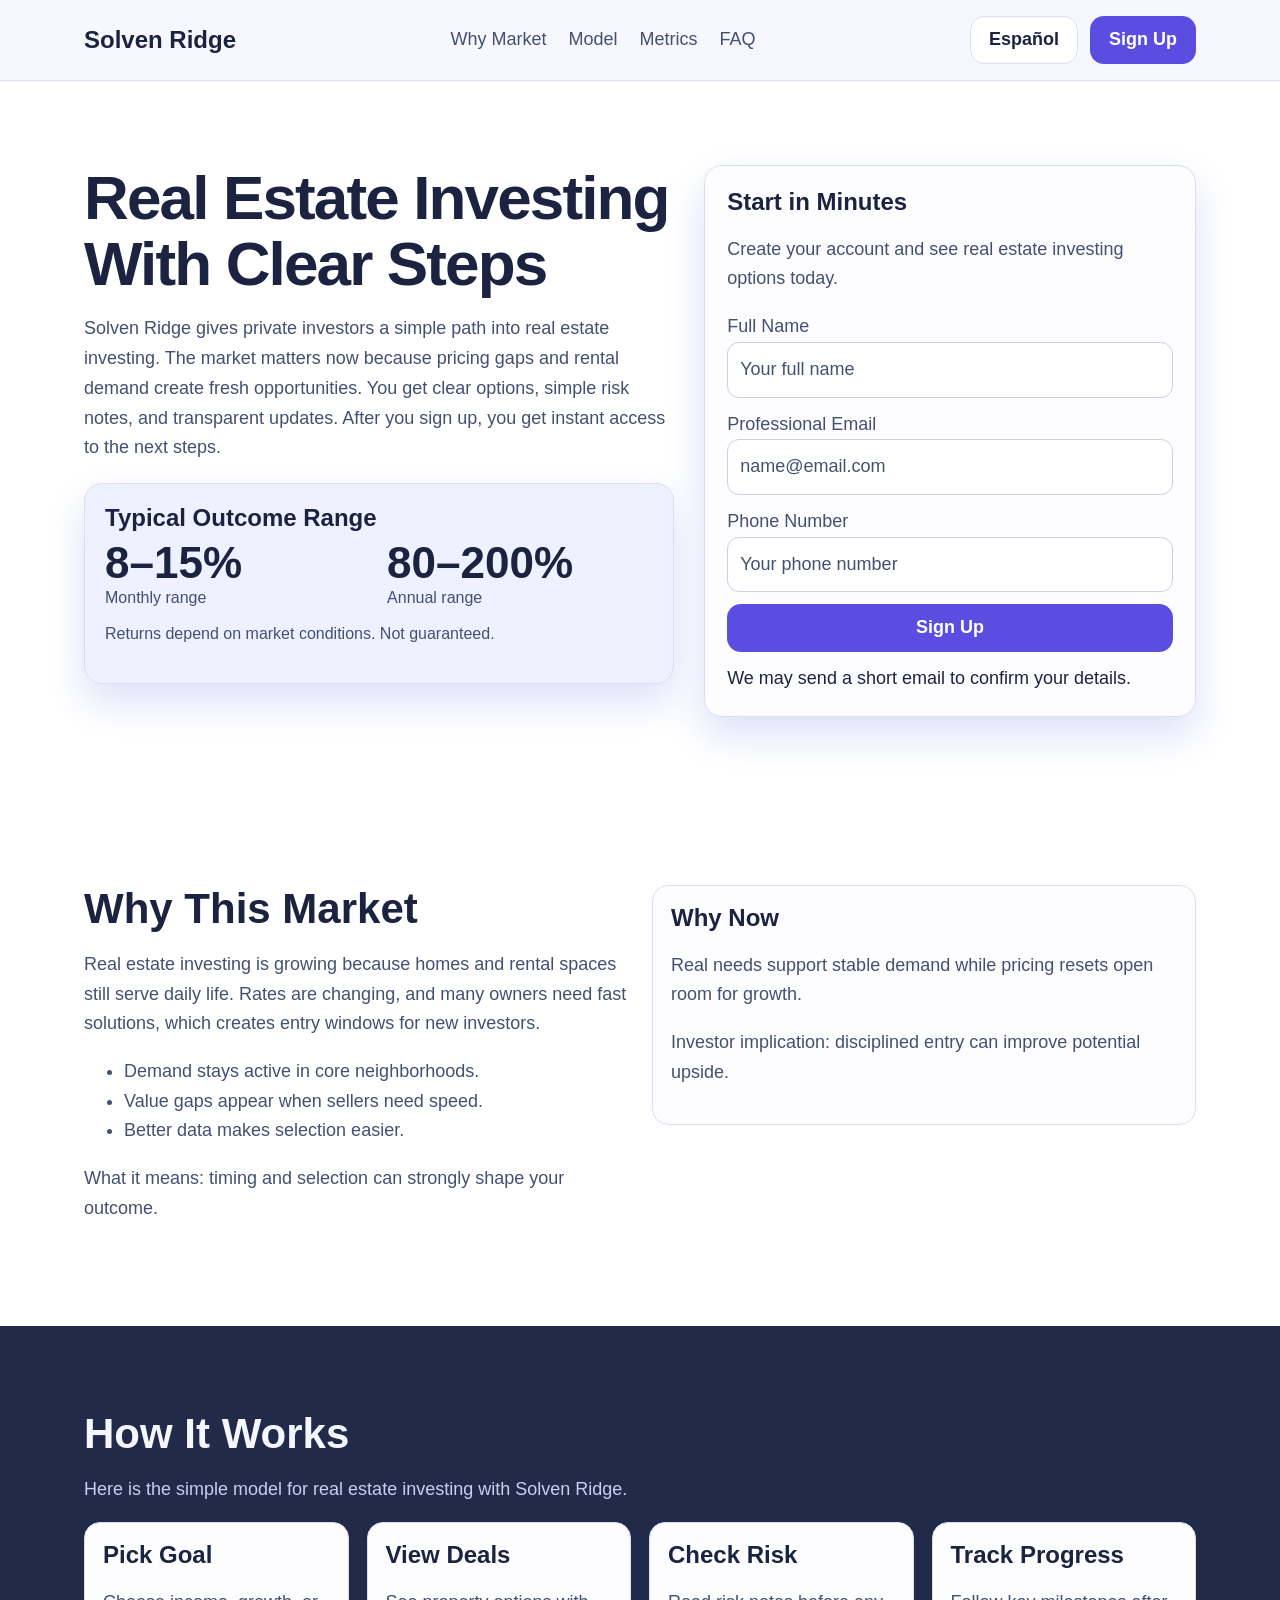
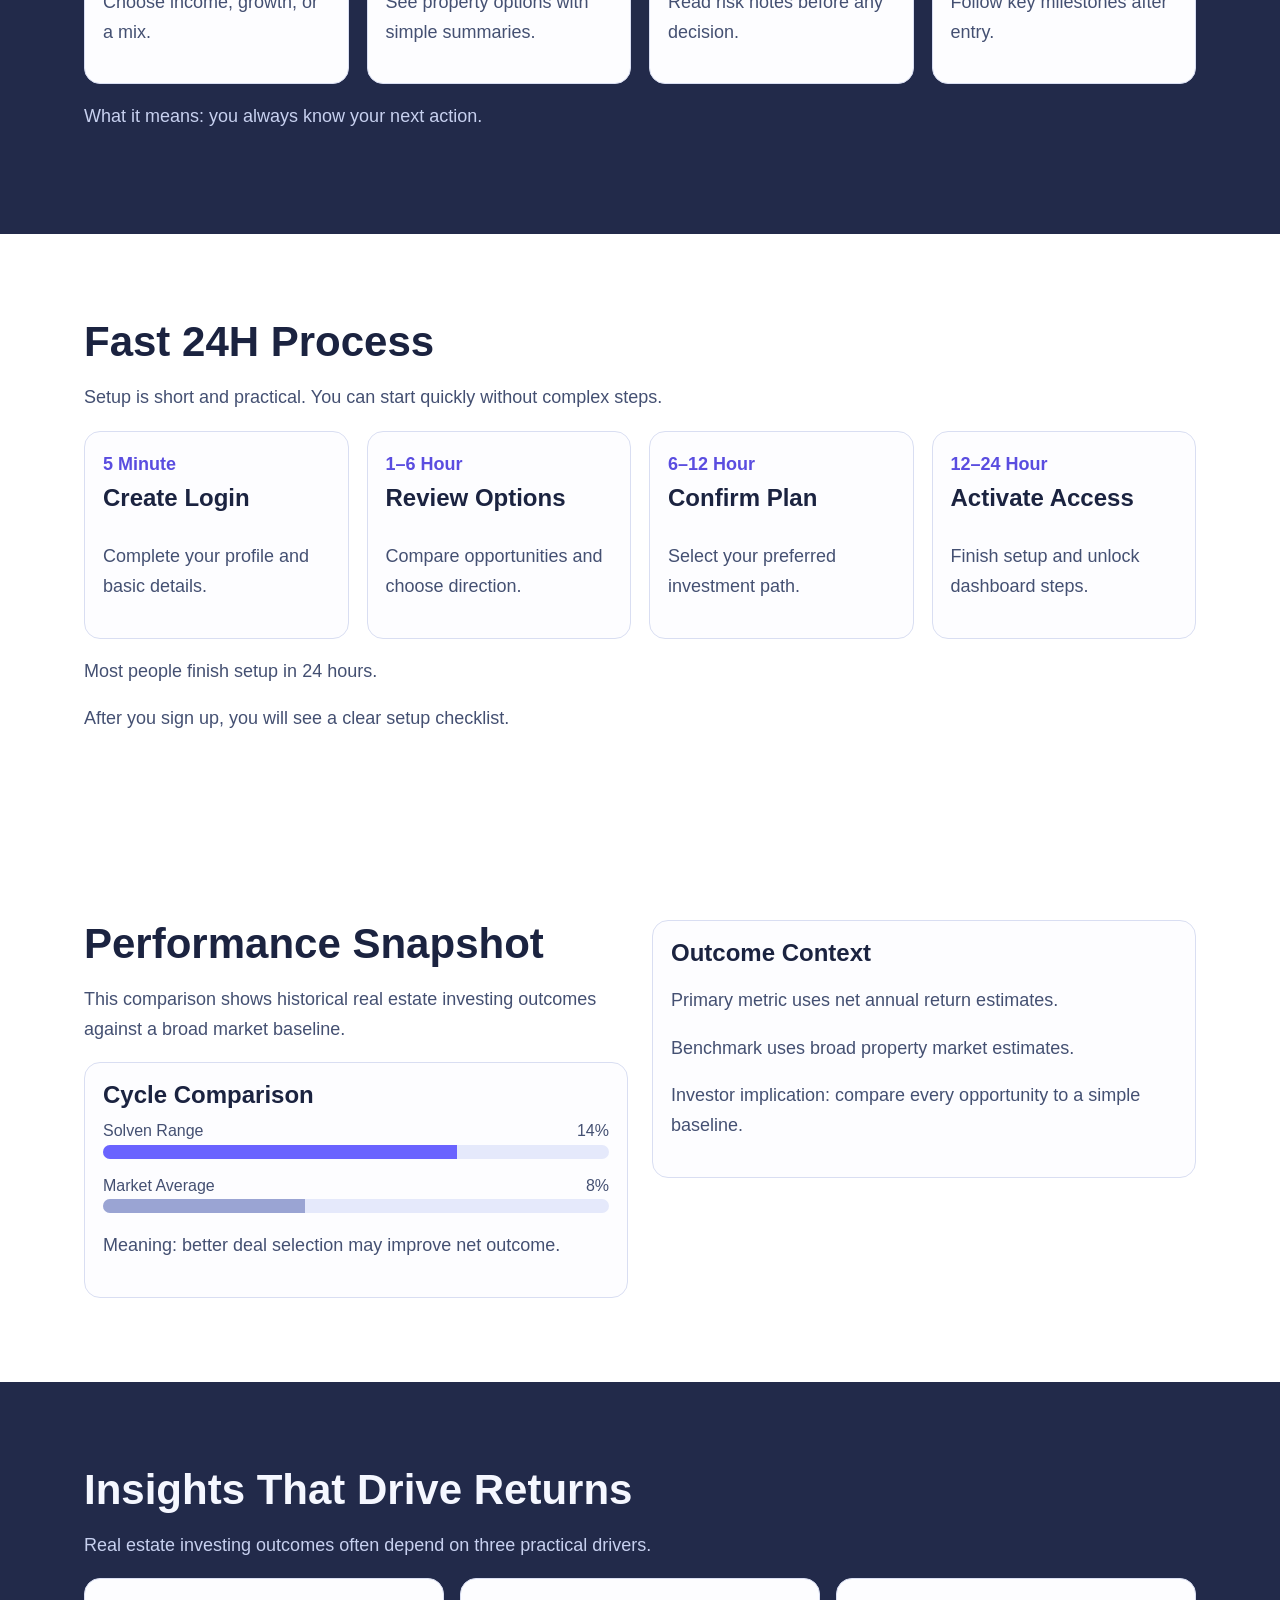
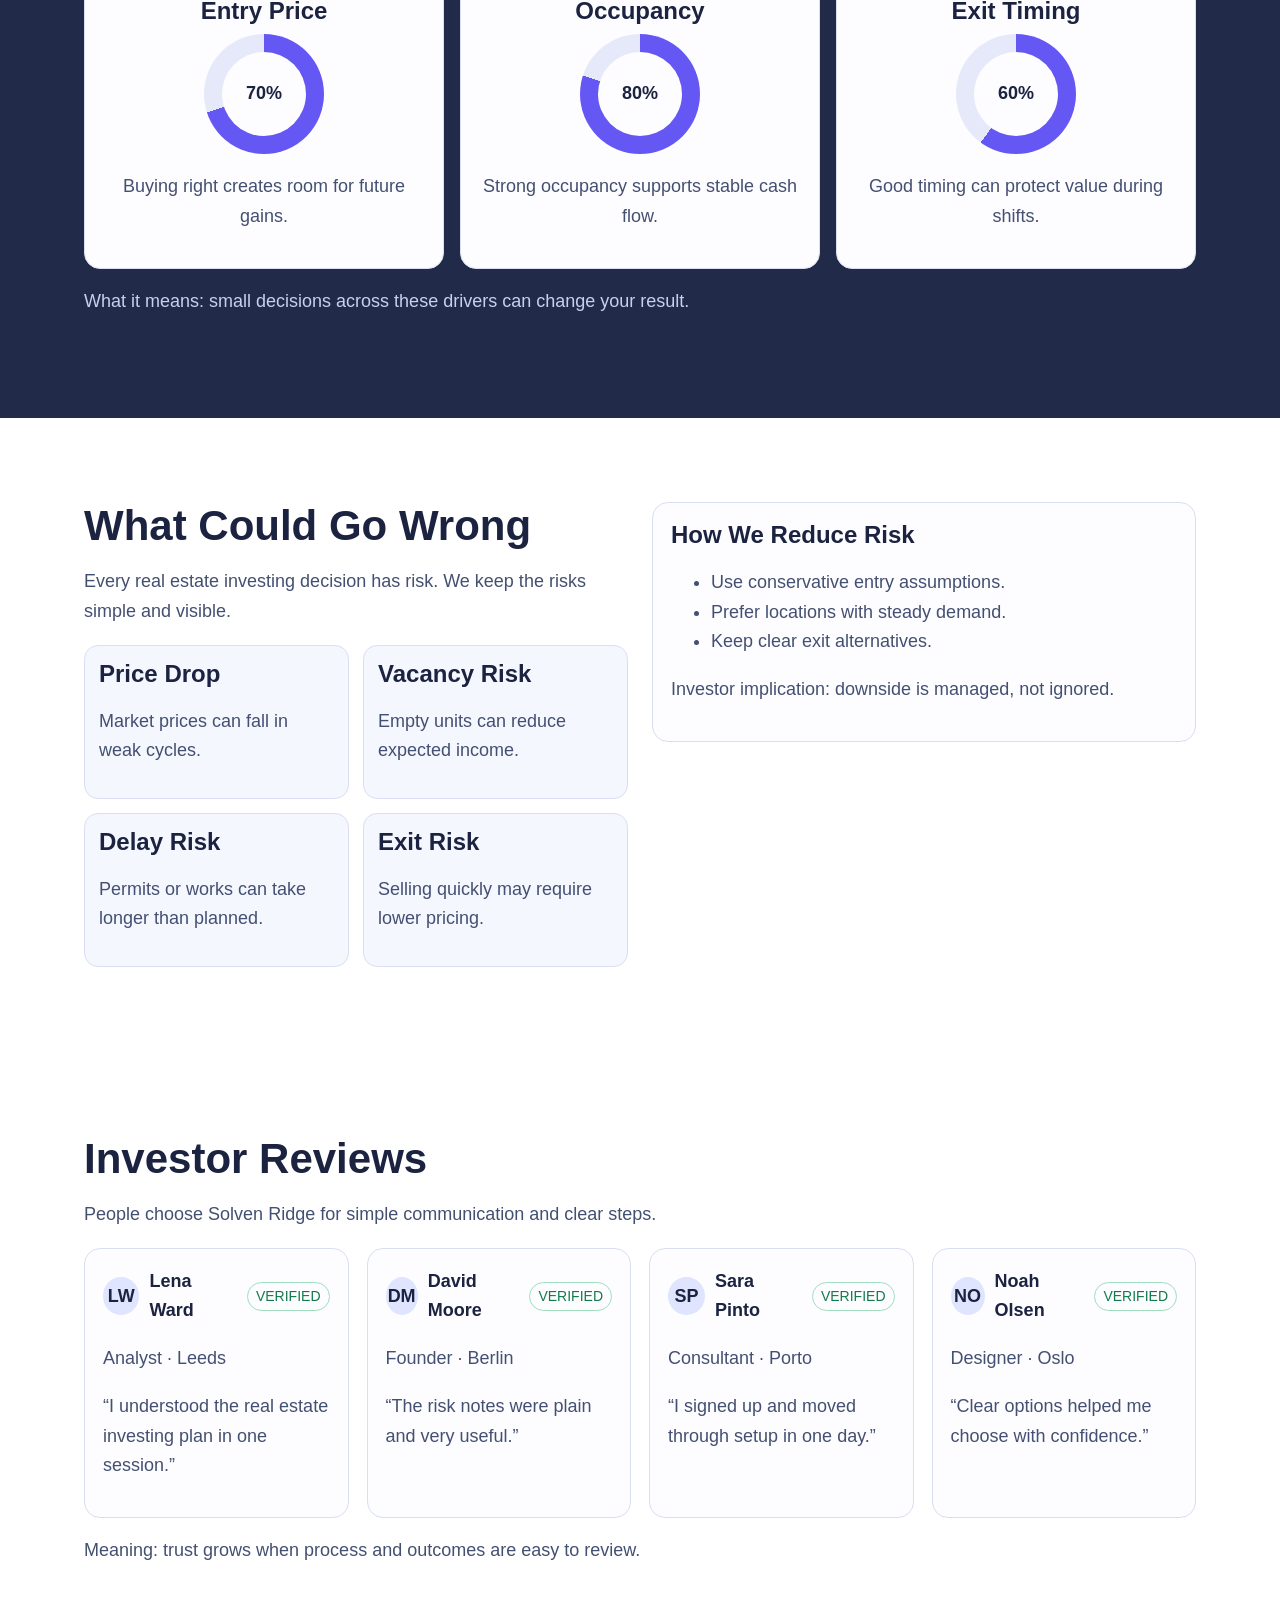
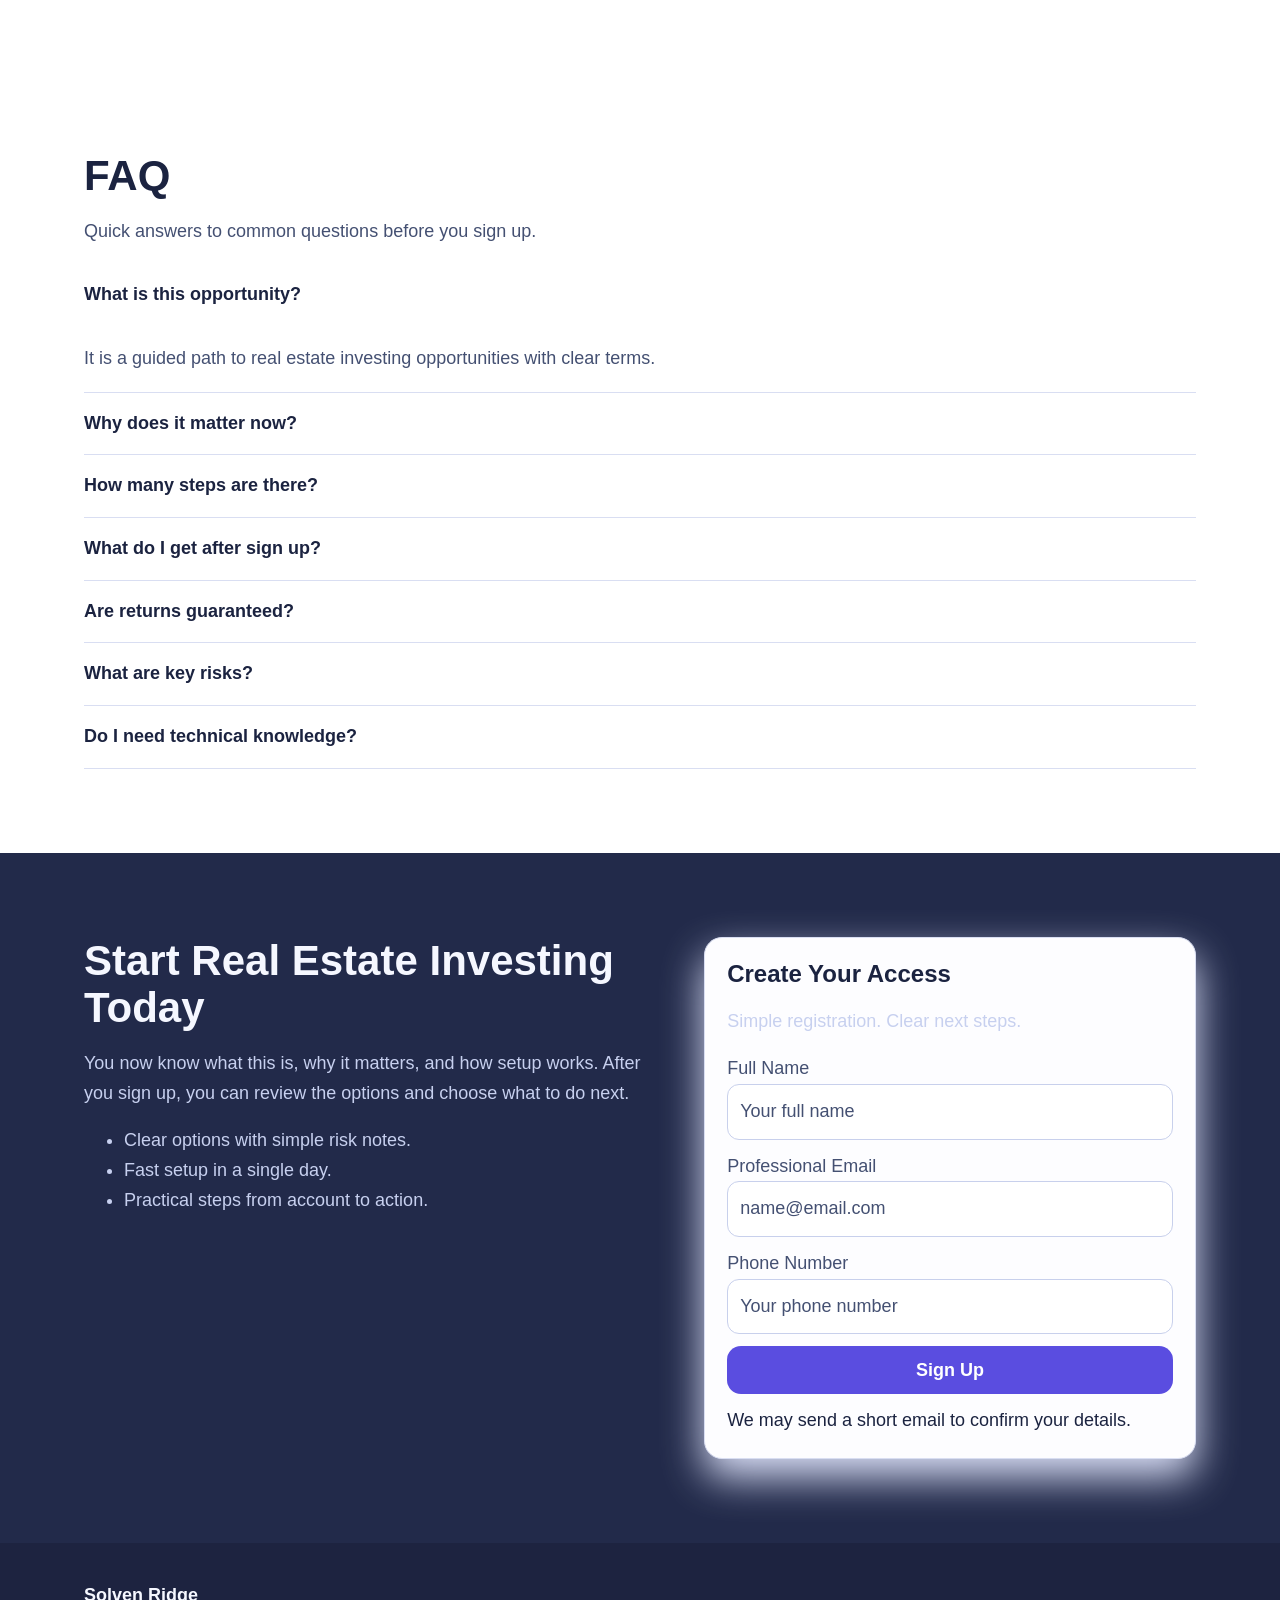
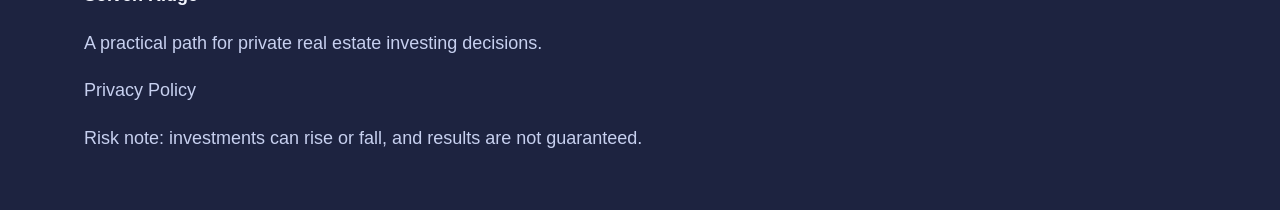
<file: es/index.html>
<!doctype html>
<html lang="en">
<head>
  <meta charset="utf-8" />
  <meta name="viewport" content="width=device-width, initial-scale=1" />
  <title>Solven Ridge Real Estate Investing | Español</title>
  <meta name="description" content="Clear real estate investing path for private investors. Learn process, outcomes, risks, and sign up fast. (Español)" />
  <link rel="canonical" href="https://www.solvenridge.com/es/index.html" />
  <link rel="alternate" hreflang="en" href="https://www.solvenridge.com/index.html" />
  <link rel="alternate" hreflang="de" href="https://www.solvenridge.com/de/index.html" />
  <link rel="alternate" hreflang="fr" href="https://www.solvenridge.com/fr/index.html" />
  <link rel="alternate" hreflang="es" href="https://www.solvenridge.com/es/index.html" />
  <link rel="alternate" hreflang="it" href="https://www.solvenridge.com/it/index.html" />
  <link rel="alternate" hreflang="tr" href="https://www.solvenridge.com/tr/index.html" />
  <link rel="alternate" hreflang="pt" href="https://www.solvenridge.com/pt/index.html" />
  <link rel="alternate" hreflang="ja" href="https://www.solvenridge.com/jp/index.html" />
  <link rel="alternate" hreflang="sk" href="https://www.solvenridge.com/sk/index.html" />
  <link rel="alternate" hreflang="nl-BE" href="https://www.solvenridge.com/be/index.html" />
  <meta property="og:title" content="Solven Ridge Real Estate Investing | Español" />
  <meta property="og:description" content="Clear real estate investing path for private investors. Learn process, outcomes, risks, and sign up fast. (Español)" />
  <meta property="og:type" content="website" />
  <meta property="og:url" content="https://www.solvenridge.com/es/index.html" />
  <meta name="twitter:card" content="summary_large_image" />
  <meta name="twitter:title" content="Solven Ridge Real Estate Investing | Español" />
  <meta name="twitter:description" content="Clear real estate investing path for private investors. Learn process, outcomes, risks, and sign up fast. (Español)" />
  <link rel="stylesheet" href="../assets/style.css" />
  <script type="application/ld+json">{"@context":"https://schema.org","@type":"Organization","name":"Solven Ridge","url":"https://www.solvenridge.com","logo":"https://www.solvenridge.com/assets/img/logo.svg"}</script>
  <script type="application/ld+json">{"@context":"https://schema.org","@type":"WebSite","name":"Solven Ridge","url":"https://www.solvenridge.com"}</script>
  <script type="application/ld+json">{"@context":"https://schema.org","@type":"Review","itemReviewed":{"@type":"Service","name":"Solven Ridge"},"author":{"@type":"Person","name":"Lena Ward"},"reviewRating":{"@type":"Rating","ratingValue":"5","bestRating":"5"},"reviewBody":"Simple steps and clear property investment updates."}</script>
  <script type="application/ld+json">{"@context":"https://schema.org","@type":"FAQPage","mainEntity":[{"@type":"Question","name":"What is Solven Ridge?","acceptedAnswer":{"@type":"Answer","text":"It is a platform for real estate investing with clear steps."}},{"@type":"Question","name":"How fast is setup?","acceptedAnswer":{"@type":"Answer","text":"Most people finish setup in 24 hours."}}]}</script>
</head>
<body>
<header class="site-header" aria-label="Top header">
  <div class="container header-inner">
    <a class="brand" href="../index.html">Solven Ridge</a>
    <nav class="main-nav" aria-label="Primary navigation">
      <a href="#market">Why Market</a><a href="#model">Model</a><a href="#metrics">Metrics</a><a href="#faq">FAQ</a>
    </nav>
    <div class="header-right">
      <div class="lang-wrap desktop-only" data-lang-wrap>
        <button class="lang-current" data-lang-btn aria-expanded="false">Español</button>
        <div class="lang-menu" role="menu"><a href="../index.html"><span class="flag"><svg viewBox="0 0 3 2" xmlns="http://www.w3.org/2000/svg"><path fill="#012169" d="M0 0h3v2H0z"/><path stroke="#fff" stroke-width=".4" d="M0 0l3 2M3 0L0 2"/><path stroke="#C8102E" stroke-width=".22" d="M0 0l3 2M3 0L0 2"/><path stroke="#fff" stroke-width=".6" d="M1.5 0v2M0 1h3"/><path stroke="#C8102E" stroke-width=".36" d="M1.5 0v2M0 1h3"/></svg></span>English</a>
<a href="../de/index.html"><span class="flag"><svg viewBox="0 0 5 3" xmlns="http://www.w3.org/2000/svg"><path d="M0 0h5v1H0z"/><path fill="#DD0000" d="M0 1h5v1H0z"/><path fill="#FFCE00" d="M0 2h5v1H0z"/></svg></span>Deutsch</a>
<a href="../fr/index.html"><span class="flag"><svg viewBox="0 0 3 2" xmlns="http://www.w3.org/2000/svg"><path fill="#0055A4" d="M0 0h1v2H0z"/><path fill="#fff" d="M1 0h1v2H1z"/><path fill="#EF4135" d="M2 0h1v2H2z"/></svg></span>Français</a>
<a href="../es/index.html"><span class="flag"><svg viewBox="0 0 3 2" xmlns="http://www.w3.org/2000/svg"><path fill="#AA151B" d="M0 0h3v.5H0zM0 1.5h3V2H0z"/><path fill="#F1BF00" d="M0 .5h3v1H0z"/></svg></span>Español</a>
<a href="../it/index.html"><span class="flag"><svg viewBox="0 0 3 2" xmlns="http://www.w3.org/2000/svg"><path fill="#009246" d="M0 0h1v2H0z"/><path fill="#fff" d="M1 0h1v2H1z"/><path fill="#CE2B37" d="M2 0h1v2H2z"/></svg></span>Italiano</a>
<a href="../tr/index.html"><span class="flag"><svg viewBox="0 0 6 4" xmlns="http://www.w3.org/2000/svg"><rect width="6" height="4" fill="#E30A17"/><circle cx="2.6" cy="2" r="1" fill="#fff"/><circle cx="2.9" cy="2" r=".8" fill="#E30A17"/><polygon fill="#fff" points="3.8,2 4.7,2.3 4.15,1.55 4.15,2.45 4.7,1.7"/></svg></span>Türkçe</a>
<a href="../pt/index.html"><span class="flag"><svg viewBox="0 0 6 4" xmlns="http://www.w3.org/2000/svg"><rect width="2.4" height="4" fill="#006600"/><rect x="2.4" width="3.6" height="4" fill="#FF0000"/></svg></span>Português</a>
<a href="../jp/index.html"><span class="flag"><svg viewBox="0 0 3 2" xmlns="http://www.w3.org/2000/svg"><rect width="3" height="2" fill="#fff"/><circle cx="1.5" cy="1" r=".55" fill="#BC002D"/></svg></span>日本語</a>
<a href="../sk/index.html"><span class="flag"><svg viewBox="0 0 3 2" xmlns="http://www.w3.org/2000/svg"><path fill="#fff" d="M0 0h3v.67H0z"/><path fill="#0B4EA2" d="M0 .67h3v.66H0z"/><path fill="#EE1C25" d="M0 1.33h3V2H0z"/></svg></span>Slovak</a>
<a href="../be/index.html"><span class="flag"><svg viewBox="0 0 3 2" xmlns="http://www.w3.org/2000/svg"><path fill="#000" d="M0 0h1v2H0z"/><path fill="#FFD90C" d="M1 0h1v2H1z"/><path fill="#EF3340" d="M2 0h1v2H2z"/></svg></span>Nederlands (BE)</a></div>
      </div>
      <a class="btn btn-primary desktop-only" href="#signup-end">Sign Up</a>
      <button class="burger" data-burger aria-label="Open menu">☰</button>
    </div>
  </div>
</header>
<div class="drawer-overlay" data-overlay></div>
<aside class="drawer" data-drawer aria-label="Mobile menu">
  <div class="drawer-top"><strong>Menu</strong><button class="icon-close" data-drawer-close aria-label="Close menu">×</button></div>
  <nav class="drawer-nav"><a href="#market">Why Market</a><a href="#model">Model</a><a href="#metrics">Metrics</a><a href="#faq">FAQ</a></nav>
  <div class="lang-wrap" data-lang-wrap>
    <button class="lang-current" data-lang-btn>Español</button>
    <div class="lang-menu"><a href="../index.html"><span class="flag"><svg viewBox="0 0 3 2" xmlns="http://www.w3.org/2000/svg"><path fill="#012169" d="M0 0h3v2H0z"/><path stroke="#fff" stroke-width=".4" d="M0 0l3 2M3 0L0 2"/><path stroke="#C8102E" stroke-width=".22" d="M0 0l3 2M3 0L0 2"/><path stroke="#fff" stroke-width=".6" d="M1.5 0v2M0 1h3"/><path stroke="#C8102E" stroke-width=".36" d="M1.5 0v2M0 1h3"/></svg></span>English</a>
<a href="../de/index.html"><span class="flag"><svg viewBox="0 0 5 3" xmlns="http://www.w3.org/2000/svg"><path d="M0 0h5v1H0z"/><path fill="#DD0000" d="M0 1h5v1H0z"/><path fill="#FFCE00" d="M0 2h5v1H0z"/></svg></span>Deutsch</a>
<a href="../fr/index.html"><span class="flag"><svg viewBox="0 0 3 2" xmlns="http://www.w3.org/2000/svg"><path fill="#0055A4" d="M0 0h1v2H0z"/><path fill="#fff" d="M1 0h1v2H1z"/><path fill="#EF4135" d="M2 0h1v2H2z"/></svg></span>Français</a>
<a href="../es/index.html"><span class="flag"><svg viewBox="0 0 3 2" xmlns="http://www.w3.org/2000/svg"><path fill="#AA151B" d="M0 0h3v.5H0zM0 1.5h3V2H0z"/><path fill="#F1BF00" d="M0 .5h3v1H0z"/></svg></span>Español</a>
<a href="../it/index.html"><span class="flag"><svg viewBox="0 0 3 2" xmlns="http://www.w3.org/2000/svg"><path fill="#009246" d="M0 0h1v2H0z"/><path fill="#fff" d="M1 0h1v2H1z"/><path fill="#CE2B37" d="M2 0h1v2H2z"/></svg></span>Italiano</a>
<a href="../tr/index.html"><span class="flag"><svg viewBox="0 0 6 4" xmlns="http://www.w3.org/2000/svg"><rect width="6" height="4" fill="#E30A17"/><circle cx="2.6" cy="2" r="1" fill="#fff"/><circle cx="2.9" cy="2" r=".8" fill="#E30A17"/><polygon fill="#fff" points="3.8,2 4.7,2.3 4.15,1.55 4.15,2.45 4.7,1.7"/></svg></span>Türkçe</a>
<a href="../pt/index.html"><span class="flag"><svg viewBox="0 0 6 4" xmlns="http://www.w3.org/2000/svg"><rect width="2.4" height="4" fill="#006600"/><rect x="2.4" width="3.6" height="4" fill="#FF0000"/></svg></span>Português</a>
<a href="../jp/index.html"><span class="flag"><svg viewBox="0 0 3 2" xmlns="http://www.w3.org/2000/svg"><rect width="3" height="2" fill="#fff"/><circle cx="1.5" cy="1" r=".55" fill="#BC002D"/></svg></span>日本語</a>
<a href="../sk/index.html"><span class="flag"><svg viewBox="0 0 3 2" xmlns="http://www.w3.org/2000/svg"><path fill="#fff" d="M0 0h3v.67H0z"/><path fill="#0B4EA2" d="M0 .67h3v.66H0z"/><path fill="#EE1C25" d="M0 1.33h3V2H0z"/></svg></span>Slovak</a>
<a href="../be/index.html"><span class="flag"><svg viewBox="0 0 3 2" xmlns="http://www.w3.org/2000/svg"><path fill="#000" d="M0 0h1v2H0z"/><path fill="#FFD90C" d="M1 0h1v2H1z"/><path fill="#EF3340" d="M2 0h1v2H2z"/></svg></span>Nederlands (BE)</a></div>
  </div>
  <p><a class="btn btn-primary" href="#signup-end">Sign Up</a></p>
</aside>

<main>
<section class="section light hero">
  <div class="container hero-grid">
    <div class="hero-copy" data-animate>
      <h1>Real Estate Investing With Clear Steps</h1>
      <p class="lead">Solven Ridge gives private investors a simple path into real estate investing. The market matters now because pricing gaps and rental demand create fresh opportunities. You get clear options, simple risk notes, and transparent updates. After you sign up, you get instant access to the next steps.</p>
      <div class="performance-panel" aria-label="Performance Range">
        <h3>Typical Outcome Range</h3>
        <div class="perf-grid">
          <div><div class="perf-value">8–15%</div><div class="perf-label">Monthly range</div></div>
          <div><div class="perf-value">80–200%</div><div class="perf-label">Annual range</div></div>
        </div>
        <p class="perf-note">Returns depend on market conditions. Not guaranteed.</p>
      </div>
    </div>
    <form class="form-card" data-animate>
      <h3 class="form-title">Start in Minutes</h3>
      <p class="form-sub">Create your account and see real estate investing options today.</p>
      <div class="form-grid">
        <label>Full Name<input type="text" required placeholder="Your full name" /></label>
        <label>Professional Email<input type="email" required placeholder="name@email.com" /></label>
        <label>Phone Number<input type="tel" required placeholder="Your phone number" /></label>
        <button class="btn btn-primary" type="submit">Sign Up</button>
        <small data-confirm>We may send a short email to confirm your details.</small>
      </div>
    </form>
  </div>
</section>

<section id="market" class="section light"><div class="container split" data-animate><div><h2>Why This Market</h2><p>Real estate investing is growing because homes and rental spaces still serve daily life. Rates are changing, and many owners need fast solutions, which creates entry windows for new investors.</p><ul><li>Demand stays active in core neighborhoods.</li><li>Value gaps appear when sellers need speed.</li><li>Better data makes selection easier.</li></ul><p>What it means: timing and selection can strongly shape your outcome.</p></div><div class="card"><h3>Why Now</h3><p>Real needs support stable demand while pricing resets open room for growth.</p><p class="muted">Investor implication: disciplined entry can improve potential upside.</p></div></div></section>

<section id="model" class="section dark"><div class="container" data-animate><h2>How It Works</h2><p>Here is the simple model for real estate investing with Solven Ridge.</p><div class="card-grid grid-4"><article class="card"><h3>Pick Goal</h3><p>Choose income, growth, or a mix.</p></article><article class="card"><h3>View Deals</h3><p>See property options with simple summaries.</p></article><article class="card"><h3>Check Risk</h3><p>Read risk notes before any decision.</p></article><article class="card"><h3>Track Progress</h3><p>Follow key milestones after entry.</p></article></div><p>What it means: you always know your next action.</p></div></section>

<section class="section light"><div class="container" data-animate><h2>Fast 24H Process</h2><p>Setup is short and practical. You can start quickly without complex steps.</p><div class="card-grid grid-4"><div class="card step"><time>5 Minute</time><h3>Create Login</h3><p>Complete your profile and basic details.</p></div><div class="card step"><time>1–6 Hour</time><h3>Review Options</h3><p>Compare opportunities and choose direction.</p></div><div class="card step"><time>6–12 Hour</time><h3>Confirm Plan</h3><p>Select your preferred investment path.</p></div><div class="card step"><time>12–24 Hour</time><h3>Activate Access</h3><p>Finish setup and unlock dashboard steps.</p></div></div><p>Most people finish setup in 24 hours.</p><p>After you sign up, you will see a clear setup checklist.</p></div></section>

<section id="metrics" class="section light"><div class="container split" data-animate><div><h2>Performance Snapshot</h2><p>This comparison shows historical real estate investing outcomes against a broad market baseline.</p><div class="compare-bars card"><h3>Cycle Comparison</h3><div class="row"><div class="bar-label"><span>Solven Range</span><span>14%</span></div><div class="track"><div class="fill-us" style="width:70%"></div></div></div><div class="row"><div class="bar-label"><span>Market Average</span><span>8%</span></div><div class="track"><div class="fill-market" style="width:40%"></div></div></div><p>Meaning: better deal selection may improve net outcome.</p></div></div><div class="card"><h3>Outcome Context</h3><p>Primary metric uses net annual return estimates.</p><p>Benchmark uses broad property market estimates.</p><p class="muted">Investor implication: compare every opportunity to a simple baseline.</p></div></div></section>

<section class="section dark"><div class="container" data-animate><h2>Insights That Drive Returns</h2><p>Real estate investing outcomes often depend on three practical drivers.</p><div class="rings"><div class="card ring"><h3>Entry Price</h3><div class="circle" style="--deg:252deg"><div class="inner">70%</div></div><p>Buying right creates room for future gains.</p></div><div class="card ring"><h3>Occupancy</h3><div class="circle" style="--deg:288deg"><div class="inner">80%</div></div><p>Strong occupancy supports stable cash flow.</p></div><div class="card ring"><h3>Exit Timing</h3><div class="circle" style="--deg:216deg"><div class="inner">60%</div></div><p>Good timing can protect value during shifts.</p></div></div><p>What it means: small decisions across these drivers can change your result.</p></div></section>

<section class="section light"><div class="container split" data-animate><div><h2>What Could Go Wrong</h2><p>Every real estate investing decision has risk. We keep the risks simple and visible.</p><div class="matrix"><div class="cell"><h3>Price Drop</h3><p>Market prices can fall in weak cycles.</p></div><div class="cell"><h3>Vacancy Risk</h3><p>Empty units can reduce expected income.</p></div><div class="cell"><h3>Delay Risk</h3><p>Permits or works can take longer than planned.</p></div><div class="cell"><h3>Exit Risk</h3><p>Selling quickly may require lower pricing.</p></div></div></div><div class="card"><h3>How We Reduce Risk</h3><ul><li>Use conservative entry assumptions.</li><li>Prefer locations with steady demand.</li><li>Keep clear exit alternatives.</li></ul><p>Investor implication: downside is managed, not ignored.</p></div></div></section>

<section class="section light"><div class="container" data-animate><h2>Investor Reviews</h2><p>People choose Solven Ridge for simple communication and clear steps.</p><div class="card-grid grid-4"><article class="card"><div class="review-head"><div class="avatar">LW</div><strong>Lena Ward</strong><span class="verified">VERIFIED</span></div><p>Analyst · Leeds</p><p>“I understood the real estate investing plan in one session.”</p></article><article class="card"><div class="review-head"><div class="avatar">DM</div><strong>David Moore</strong><span class="verified">VERIFIED</span></div><p>Founder · Berlin</p><p>“The risk notes were plain and very useful.”</p></article><article class="card"><div class="review-head"><div class="avatar">SP</div><strong>Sara Pinto</strong><span class="verified">VERIFIED</span></div><p>Consultant · Porto</p><p>“I signed up and moved through setup in one day.”</p></article><article class="card"><div class="review-head"><div class="avatar">NO</div><strong>Noah Olsen</strong><span class="verified">VERIFIED</span></div><p>Designer · Oslo</p><p>“Clear options helped me choose with confidence.”</p></article></div><p>Meaning: trust grows when process and outcomes are easy to review.</p></div></section>

<section id="faq" class="section light"><div class="container" data-animate><h2>FAQ</h2><p>Quick answers to common questions before you sign up.</p><div class="faq-item open"><button class="faq-btn">What is this opportunity?</button><div class="faq-content"><p>It is a guided path to real estate investing opportunities with clear terms.</p></div></div><div class="faq-item"><button class="faq-btn">Why does it matter now?</button><div class="faq-content"><p>Current price resets and rental demand create openings for new investors.</p></div></div><div class="faq-item"><button class="faq-btn">How many steps are there?</button><div class="faq-content"><p>There are four setup steps, and most users finish within 24 hours.</p></div></div><div class="faq-item"><button class="faq-btn">What do I get after sign up?</button><div class="faq-content"><p>You get instant access to the next steps and a clear checklist.</p></div></div><div class="faq-item"><button class="faq-btn">Are returns guaranteed?</button><div class="faq-content"><p>No. Returns depend on market conditions and are never guaranteed.</p></div></div><div class="faq-item"><button class="faq-btn">What are key risks?</button><div class="faq-content"><p>Main risks include price shifts, vacancy periods, and timeline delays.</p></div></div><div class="faq-item"><button class="faq-btn">Do I need technical knowledge?</button><div class="faq-content"><p>No. Explanations are in simple English with practical examples.</p></div></div></div></section>

<section id="signup-end" class="section dark"><div class="container hero-grid" data-animate><div><h2>Start Real Estate Investing Today</h2><p>You now know what this is, why it matters, and how setup works. After you sign up, you can review the options and choose what to do next.</p><ul><li>Clear options with simple risk notes.</li><li>Fast setup in a single day.</li><li>Practical steps from account to action.</li></ul></div><form class="form-card"><h3 class="form-title">Create Your Access</h3><p class="form-sub">Simple registration. Clear next steps.</p><div class="form-grid"><label>Full Name<input type="text" required placeholder="Your full name" /></label><label>Professional Email<input type="email" required placeholder="name@email.com" /></label><label>Phone Number<input type="tel" required placeholder="Your phone number" /></label><button class="btn btn-primary" type="submit">Sign Up</button><small data-confirm>We may send a short email to confirm your details.</small></div></form></div></section>
</main>

<footer class="footer"><div class="container"><strong>Solven Ridge</strong><p>A practical path for private real estate investing decisions.</p><p><a href="#" data-open-privacy>Privacy Policy</a></p><p>Risk note: investments can rise or fall, and results are not guaranteed.</p></div></footer>

<div class="modal" data-privacy-modal aria-label="Privacy Policy modal"><div class="modal-backdrop" data-close-privacy></div><div class="modal-panel"><button class="icon-close" data-close-privacy aria-label="Close policy">×</button><h2>Privacy Policy</h2><h3>Introduction</h3><p>We explain what data we collect and how we use it.</p><h3>Data collection</h3><p>We collect name, email, phone number, and basic usage data.</p><h3>Legal basis</h3><p>We process data for service delivery and your requested registration.</p><h3>Cookies</h3><p>Cookies help basic site function and simple performance analysis.</p><h3>Retention</h3><p>We keep data only as long as needed for service and legal duties.</p><h3>Third-party sharing</h3><p>We share only with trusted providers needed to operate the service.</p><h3>Security</h3><p>We use practical technical controls to protect stored information.</p><h3>User rights</h3><p>You can request access, correction, or deletion of personal data.</p><h3>International transfers</h3><p>Your data may be processed in other regions with safeguards.</p><h3>Industry risk disclosure</h3><p>Investment outcomes vary with market conditions and can include losses.</p><h3>Contact</h3><p>Email privacy@solvenridge.com for privacy requests.</p><div class="modal-footer"><button class="btn" data-close-privacy>Close</button></div></div></div>
<script src="../assets/app.js" defer></script>
</body></html>
</file>
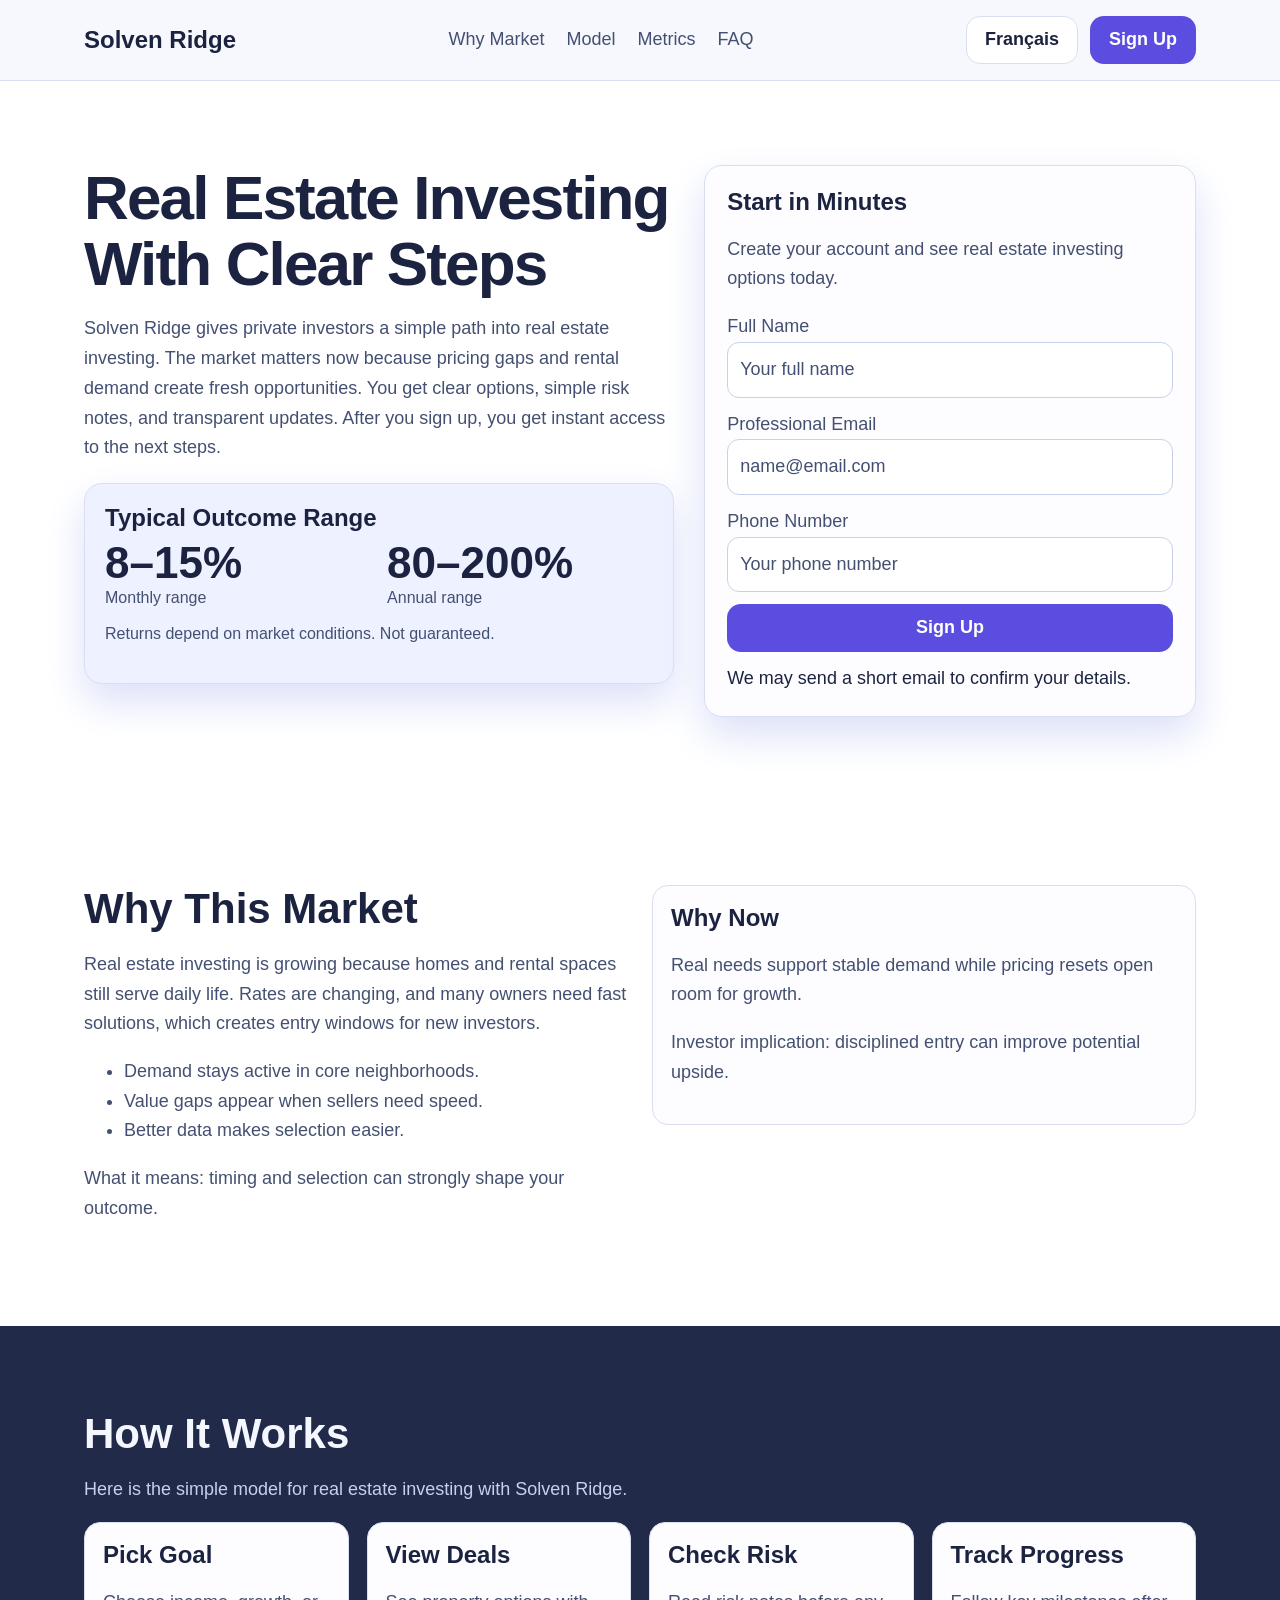
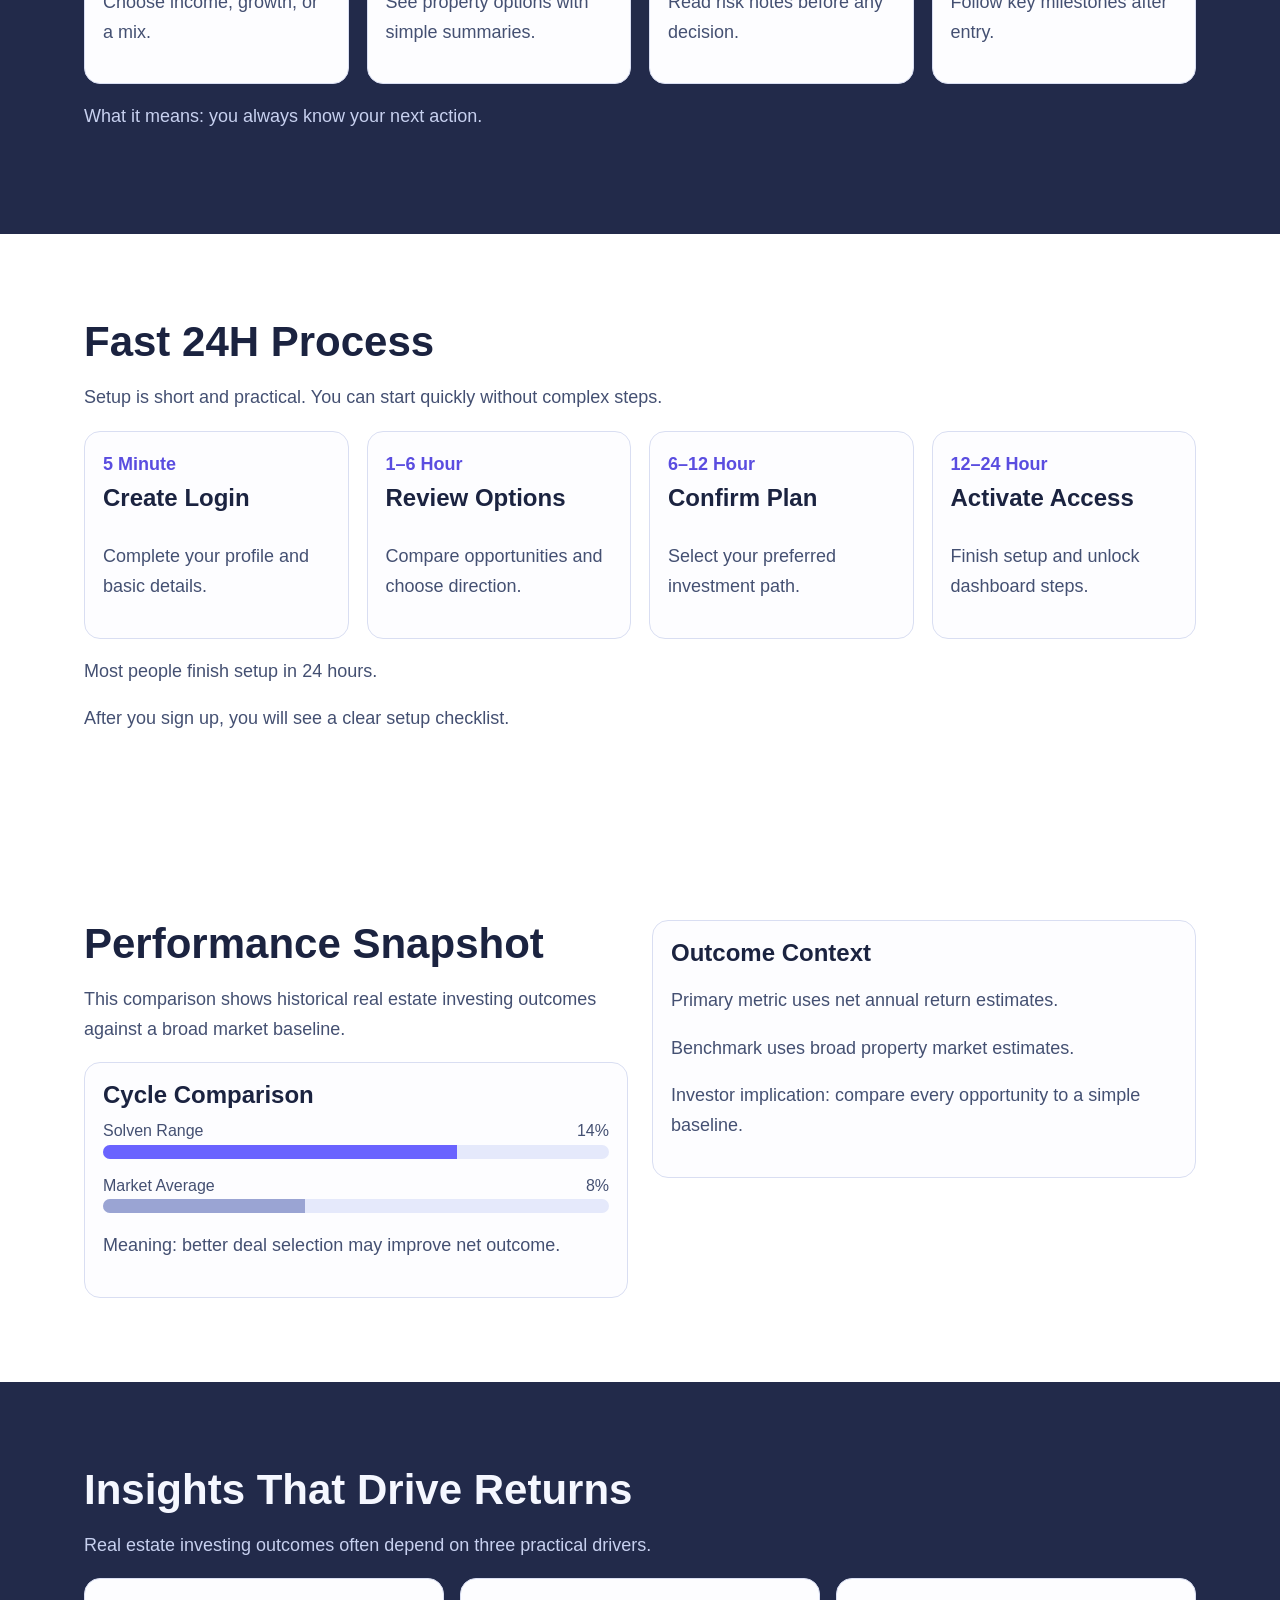
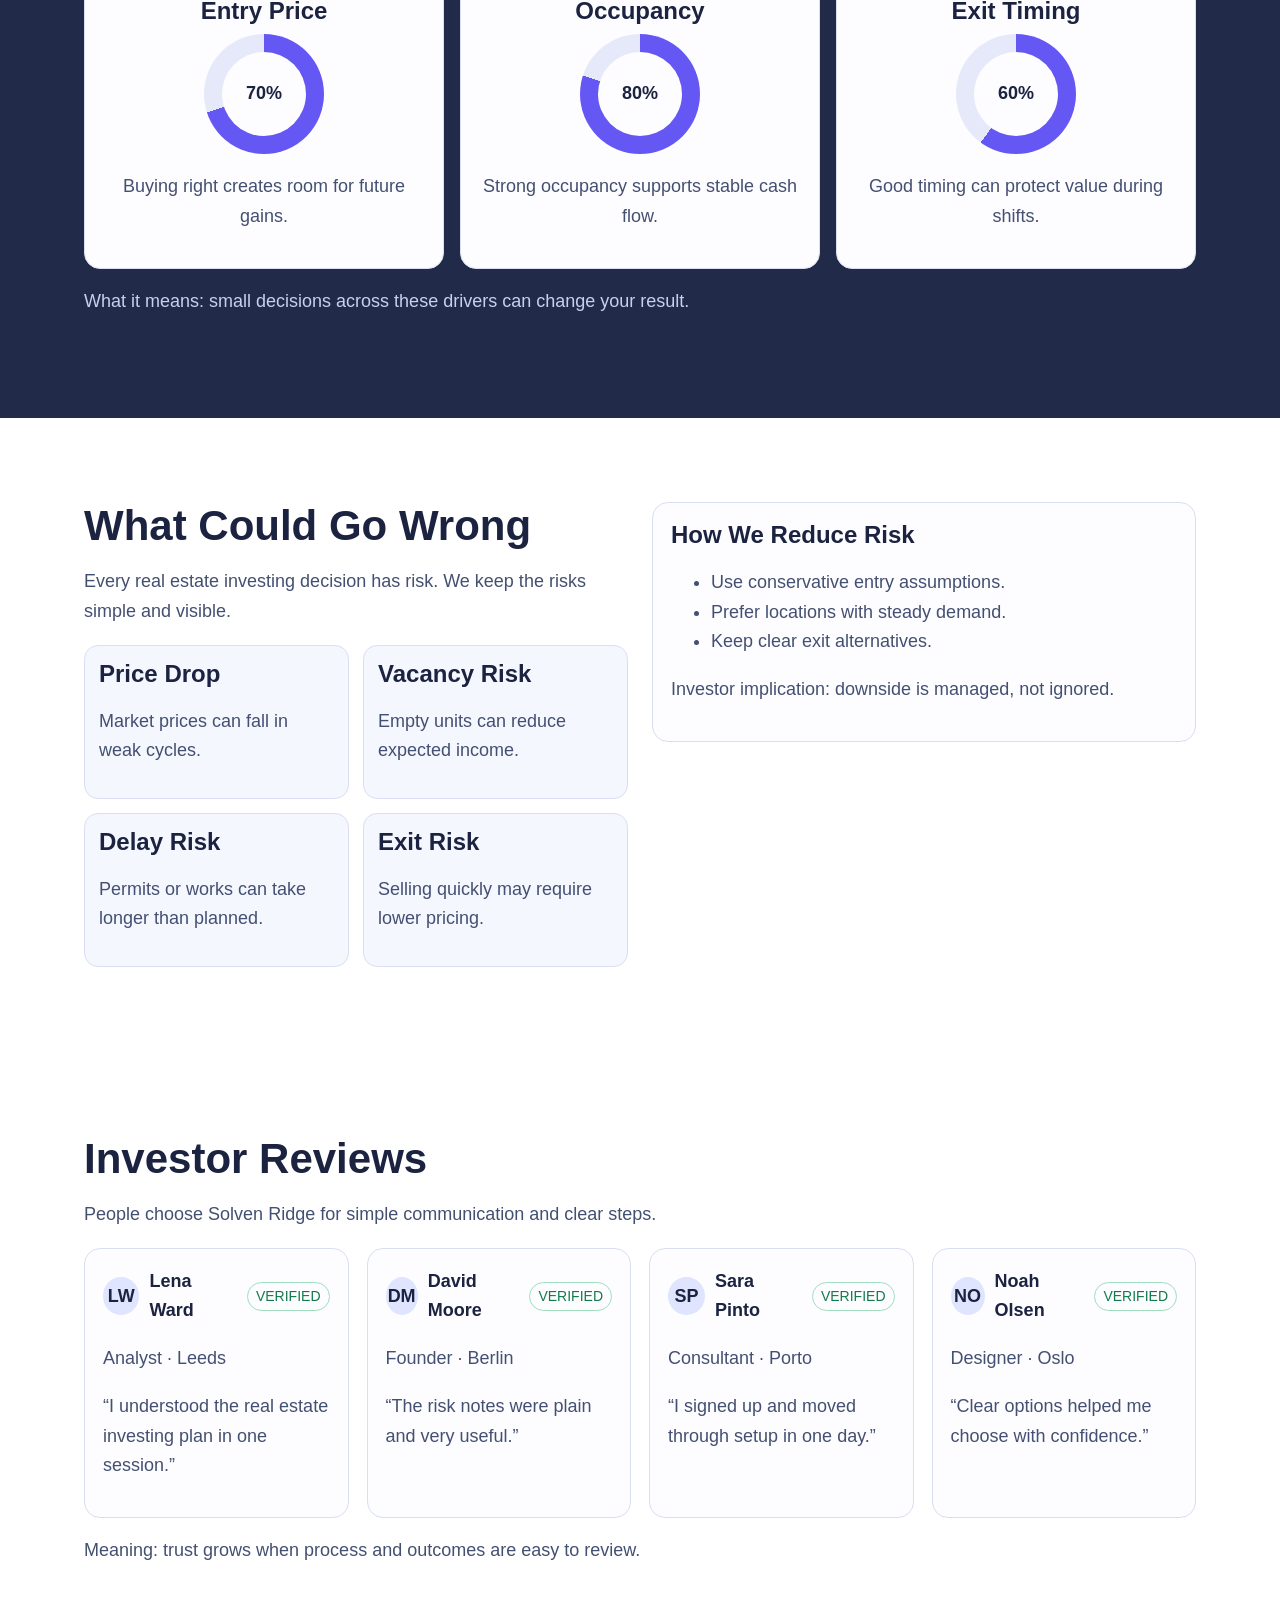
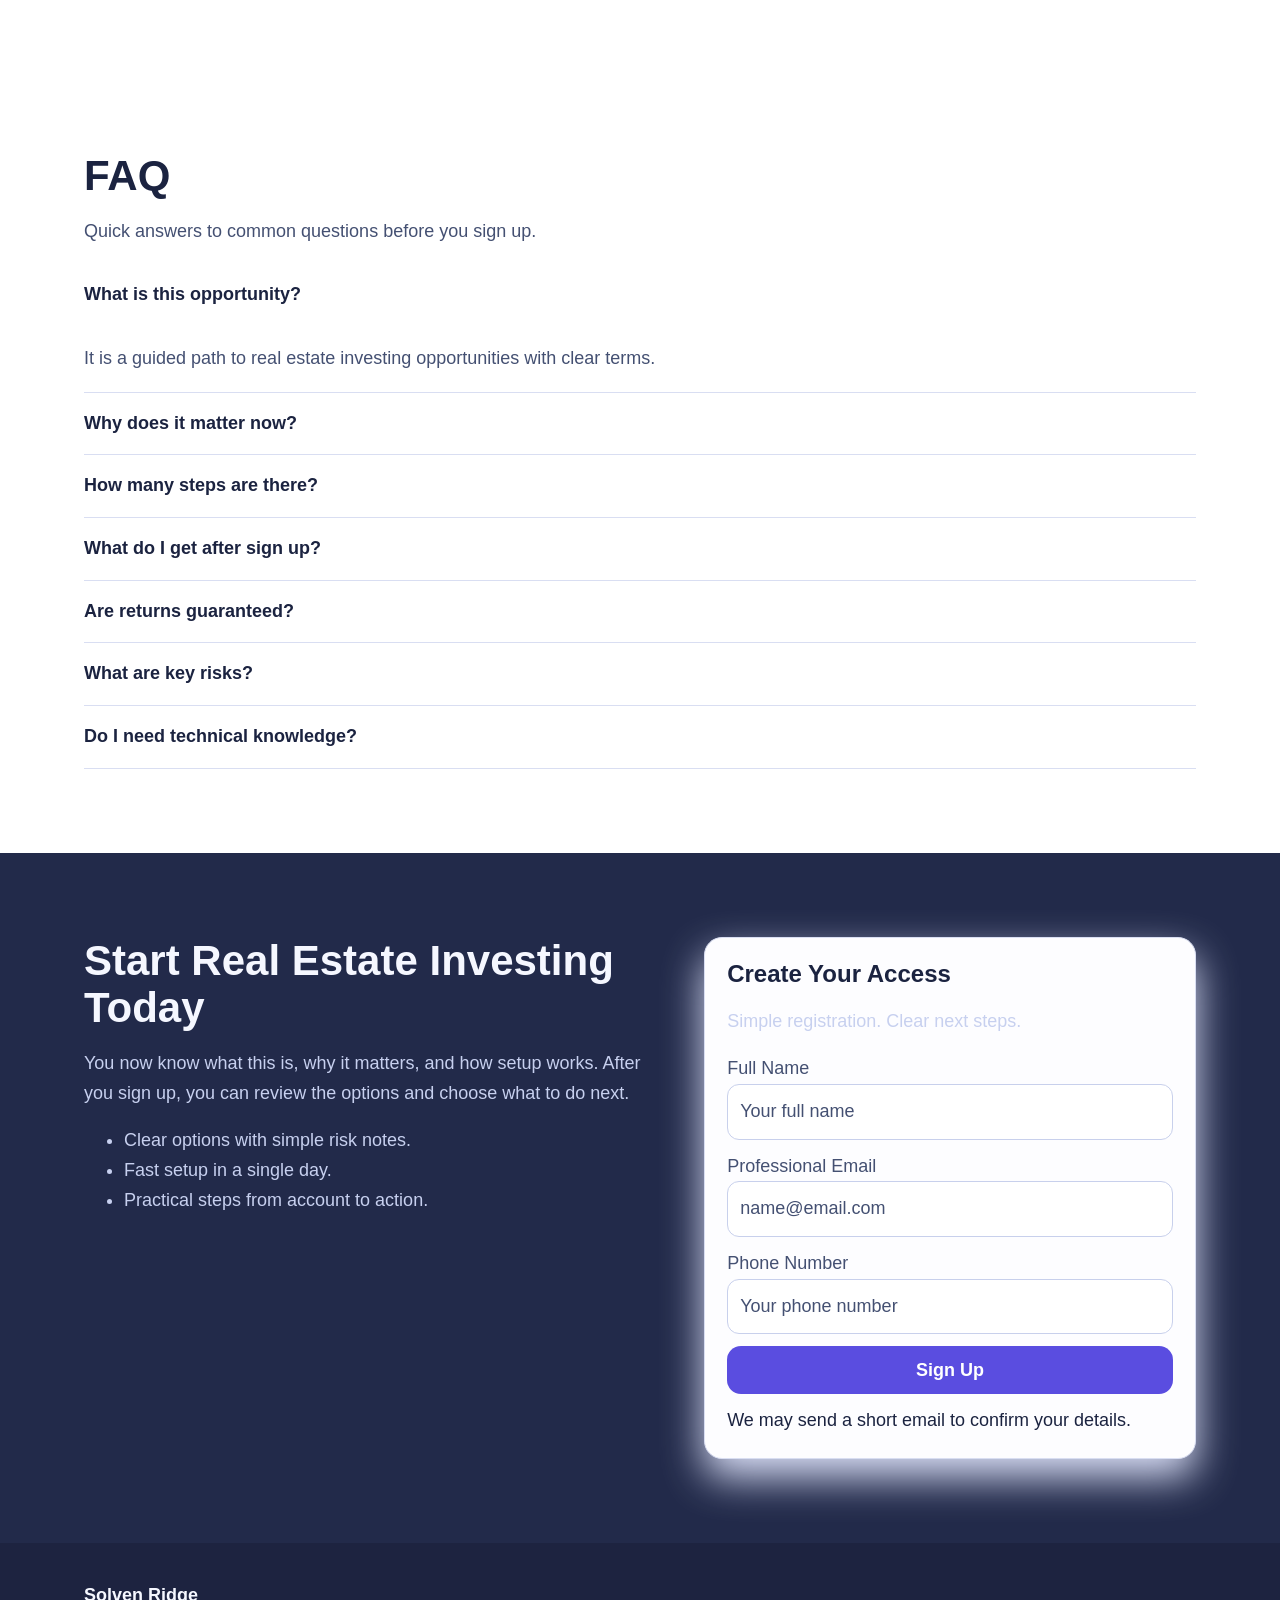
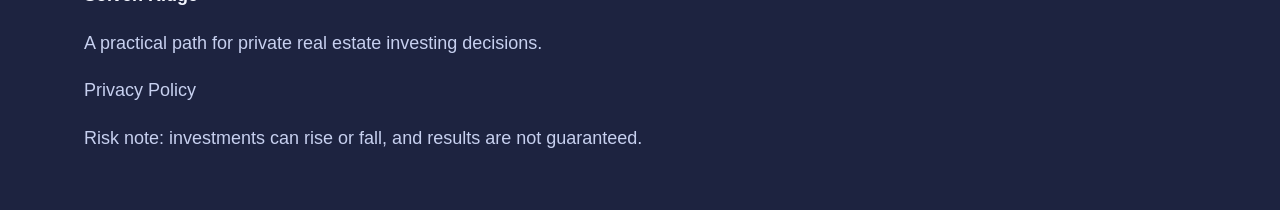
<file: fr/index.html>
<!doctype html>
<html lang="en">
<head>
  <meta charset="utf-8" />
  <meta name="viewport" content="width=device-width, initial-scale=1" />
  <title>Solven Ridge Real Estate Investing | Français</title>
  <meta name="description" content="Clear real estate investing path for private investors. Learn process, outcomes, risks, and sign up fast. (Français)" />
  <link rel="canonical" href="https://www.solvenridge.com/fr/index.html" />
  <link rel="alternate" hreflang="en" href="https://www.solvenridge.com/index.html" />
  <link rel="alternate" hreflang="de" href="https://www.solvenridge.com/de/index.html" />
  <link rel="alternate" hreflang="fr" href="https://www.solvenridge.com/fr/index.html" />
  <link rel="alternate" hreflang="es" href="https://www.solvenridge.com/es/index.html" />
  <link rel="alternate" hreflang="it" href="https://www.solvenridge.com/it/index.html" />
  <link rel="alternate" hreflang="tr" href="https://www.solvenridge.com/tr/index.html" />
  <link rel="alternate" hreflang="pt" href="https://www.solvenridge.com/pt/index.html" />
  <link rel="alternate" hreflang="ja" href="https://www.solvenridge.com/jp/index.html" />
  <link rel="alternate" hreflang="sk" href="https://www.solvenridge.com/sk/index.html" />
  <link rel="alternate" hreflang="nl-BE" href="https://www.solvenridge.com/be/index.html" />
  <meta property="og:title" content="Solven Ridge Real Estate Investing | Français" />
  <meta property="og:description" content="Clear real estate investing path for private investors. Learn process, outcomes, risks, and sign up fast. (Français)" />
  <meta property="og:type" content="website" />
  <meta property="og:url" content="https://www.solvenridge.com/fr/index.html" />
  <meta name="twitter:card" content="summary_large_image" />
  <meta name="twitter:title" content="Solven Ridge Real Estate Investing | Français" />
  <meta name="twitter:description" content="Clear real estate investing path for private investors. Learn process, outcomes, risks, and sign up fast. (Français)" />
  <link rel="stylesheet" href="../assets/style.css" />
  <script type="application/ld+json">{"@context":"https://schema.org","@type":"Organization","name":"Solven Ridge","url":"https://www.solvenridge.com","logo":"https://www.solvenridge.com/assets/img/logo.svg"}</script>
  <script type="application/ld+json">{"@context":"https://schema.org","@type":"WebSite","name":"Solven Ridge","url":"https://www.solvenridge.com"}</script>
  <script type="application/ld+json">{"@context":"https://schema.org","@type":"Review","itemReviewed":{"@type":"Service","name":"Solven Ridge"},"author":{"@type":"Person","name":"Lena Ward"},"reviewRating":{"@type":"Rating","ratingValue":"5","bestRating":"5"},"reviewBody":"Simple steps and clear property investment updates."}</script>
  <script type="application/ld+json">{"@context":"https://schema.org","@type":"FAQPage","mainEntity":[{"@type":"Question","name":"What is Solven Ridge?","acceptedAnswer":{"@type":"Answer","text":"It is a platform for real estate investing with clear steps."}},{"@type":"Question","name":"How fast is setup?","acceptedAnswer":{"@type":"Answer","text":"Most people finish setup in 24 hours."}}]}</script>
</head>
<body>
<header class="site-header" aria-label="Top header">
  <div class="container header-inner">
    <a class="brand" href="../index.html">Solven Ridge</a>
    <nav class="main-nav" aria-label="Primary navigation">
      <a href="#market">Why Market</a><a href="#model">Model</a><a href="#metrics">Metrics</a><a href="#faq">FAQ</a>
    </nav>
    <div class="header-right">
      <div class="lang-wrap desktop-only" data-lang-wrap>
        <button class="lang-current" data-lang-btn aria-expanded="false">Français</button>
        <div class="lang-menu" role="menu"><a href="../index.html"><span class="flag"><svg viewBox="0 0 3 2" xmlns="http://www.w3.org/2000/svg"><path fill="#012169" d="M0 0h3v2H0z"/><path stroke="#fff" stroke-width=".4" d="M0 0l3 2M3 0L0 2"/><path stroke="#C8102E" stroke-width=".22" d="M0 0l3 2M3 0L0 2"/><path stroke="#fff" stroke-width=".6" d="M1.5 0v2M0 1h3"/><path stroke="#C8102E" stroke-width=".36" d="M1.5 0v2M0 1h3"/></svg></span>English</a>
<a href="../de/index.html"><span class="flag"><svg viewBox="0 0 5 3" xmlns="http://www.w3.org/2000/svg"><path d="M0 0h5v1H0z"/><path fill="#DD0000" d="M0 1h5v1H0z"/><path fill="#FFCE00" d="M0 2h5v1H0z"/></svg></span>Deutsch</a>
<a href="../fr/index.html"><span class="flag"><svg viewBox="0 0 3 2" xmlns="http://www.w3.org/2000/svg"><path fill="#0055A4" d="M0 0h1v2H0z"/><path fill="#fff" d="M1 0h1v2H1z"/><path fill="#EF4135" d="M2 0h1v2H2z"/></svg></span>Français</a>
<a href="../es/index.html"><span class="flag"><svg viewBox="0 0 3 2" xmlns="http://www.w3.org/2000/svg"><path fill="#AA151B" d="M0 0h3v.5H0zM0 1.5h3V2H0z"/><path fill="#F1BF00" d="M0 .5h3v1H0z"/></svg></span>Español</a>
<a href="../it/index.html"><span class="flag"><svg viewBox="0 0 3 2" xmlns="http://www.w3.org/2000/svg"><path fill="#009246" d="M0 0h1v2H0z"/><path fill="#fff" d="M1 0h1v2H1z"/><path fill="#CE2B37" d="M2 0h1v2H2z"/></svg></span>Italiano</a>
<a href="../tr/index.html"><span class="flag"><svg viewBox="0 0 6 4" xmlns="http://www.w3.org/2000/svg"><rect width="6" height="4" fill="#E30A17"/><circle cx="2.6" cy="2" r="1" fill="#fff"/><circle cx="2.9" cy="2" r=".8" fill="#E30A17"/><polygon fill="#fff" points="3.8,2 4.7,2.3 4.15,1.55 4.15,2.45 4.7,1.7"/></svg></span>Türkçe</a>
<a href="../pt/index.html"><span class="flag"><svg viewBox="0 0 6 4" xmlns="http://www.w3.org/2000/svg"><rect width="2.4" height="4" fill="#006600"/><rect x="2.4" width="3.6" height="4" fill="#FF0000"/></svg></span>Português</a>
<a href="../jp/index.html"><span class="flag"><svg viewBox="0 0 3 2" xmlns="http://www.w3.org/2000/svg"><rect width="3" height="2" fill="#fff"/><circle cx="1.5" cy="1" r=".55" fill="#BC002D"/></svg></span>日本語</a>
<a href="../sk/index.html"><span class="flag"><svg viewBox="0 0 3 2" xmlns="http://www.w3.org/2000/svg"><path fill="#fff" d="M0 0h3v.67H0z"/><path fill="#0B4EA2" d="M0 .67h3v.66H0z"/><path fill="#EE1C25" d="M0 1.33h3V2H0z"/></svg></span>Slovak</a>
<a href="../be/index.html"><span class="flag"><svg viewBox="0 0 3 2" xmlns="http://www.w3.org/2000/svg"><path fill="#000" d="M0 0h1v2H0z"/><path fill="#FFD90C" d="M1 0h1v2H1z"/><path fill="#EF3340" d="M2 0h1v2H2z"/></svg></span>Nederlands (BE)</a></div>
      </div>
      <a class="btn btn-primary desktop-only" href="#signup-end">Sign Up</a>
      <button class="burger" data-burger aria-label="Open menu">☰</button>
    </div>
  </div>
</header>
<div class="drawer-overlay" data-overlay></div>
<aside class="drawer" data-drawer aria-label="Mobile menu">
  <div class="drawer-top"><strong>Menu</strong><button class="icon-close" data-drawer-close aria-label="Close menu">×</button></div>
  <nav class="drawer-nav"><a href="#market">Why Market</a><a href="#model">Model</a><a href="#metrics">Metrics</a><a href="#faq">FAQ</a></nav>
  <div class="lang-wrap" data-lang-wrap>
    <button class="lang-current" data-lang-btn>Français</button>
    <div class="lang-menu"><a href="../index.html"><span class="flag"><svg viewBox="0 0 3 2" xmlns="http://www.w3.org/2000/svg"><path fill="#012169" d="M0 0h3v2H0z"/><path stroke="#fff" stroke-width=".4" d="M0 0l3 2M3 0L0 2"/><path stroke="#C8102E" stroke-width=".22" d="M0 0l3 2M3 0L0 2"/><path stroke="#fff" stroke-width=".6" d="M1.5 0v2M0 1h3"/><path stroke="#C8102E" stroke-width=".36" d="M1.5 0v2M0 1h3"/></svg></span>English</a>
<a href="../de/index.html"><span class="flag"><svg viewBox="0 0 5 3" xmlns="http://www.w3.org/2000/svg"><path d="M0 0h5v1H0z"/><path fill="#DD0000" d="M0 1h5v1H0z"/><path fill="#FFCE00" d="M0 2h5v1H0z"/></svg></span>Deutsch</a>
<a href="../fr/index.html"><span class="flag"><svg viewBox="0 0 3 2" xmlns="http://www.w3.org/2000/svg"><path fill="#0055A4" d="M0 0h1v2H0z"/><path fill="#fff" d="M1 0h1v2H1z"/><path fill="#EF4135" d="M2 0h1v2H2z"/></svg></span>Français</a>
<a href="../es/index.html"><span class="flag"><svg viewBox="0 0 3 2" xmlns="http://www.w3.org/2000/svg"><path fill="#AA151B" d="M0 0h3v.5H0zM0 1.5h3V2H0z"/><path fill="#F1BF00" d="M0 .5h3v1H0z"/></svg></span>Español</a>
<a href="../it/index.html"><span class="flag"><svg viewBox="0 0 3 2" xmlns="http://www.w3.org/2000/svg"><path fill="#009246" d="M0 0h1v2H0z"/><path fill="#fff" d="M1 0h1v2H1z"/><path fill="#CE2B37" d="M2 0h1v2H2z"/></svg></span>Italiano</a>
<a href="../tr/index.html"><span class="flag"><svg viewBox="0 0 6 4" xmlns="http://www.w3.org/2000/svg"><rect width="6" height="4" fill="#E30A17"/><circle cx="2.6" cy="2" r="1" fill="#fff"/><circle cx="2.9" cy="2" r=".8" fill="#E30A17"/><polygon fill="#fff" points="3.8,2 4.7,2.3 4.15,1.55 4.15,2.45 4.7,1.7"/></svg></span>Türkçe</a>
<a href="../pt/index.html"><span class="flag"><svg viewBox="0 0 6 4" xmlns="http://www.w3.org/2000/svg"><rect width="2.4" height="4" fill="#006600"/><rect x="2.4" width="3.6" height="4" fill="#FF0000"/></svg></span>Português</a>
<a href="../jp/index.html"><span class="flag"><svg viewBox="0 0 3 2" xmlns="http://www.w3.org/2000/svg"><rect width="3" height="2" fill="#fff"/><circle cx="1.5" cy="1" r=".55" fill="#BC002D"/></svg></span>日本語</a>
<a href="../sk/index.html"><span class="flag"><svg viewBox="0 0 3 2" xmlns="http://www.w3.org/2000/svg"><path fill="#fff" d="M0 0h3v.67H0z"/><path fill="#0B4EA2" d="M0 .67h3v.66H0z"/><path fill="#EE1C25" d="M0 1.33h3V2H0z"/></svg></span>Slovak</a>
<a href="../be/index.html"><span class="flag"><svg viewBox="0 0 3 2" xmlns="http://www.w3.org/2000/svg"><path fill="#000" d="M0 0h1v2H0z"/><path fill="#FFD90C" d="M1 0h1v2H1z"/><path fill="#EF3340" d="M2 0h1v2H2z"/></svg></span>Nederlands (BE)</a></div>
  </div>
  <p><a class="btn btn-primary" href="#signup-end">Sign Up</a></p>
</aside>

<main>
<section class="section light hero">
  <div class="container hero-grid">
    <div class="hero-copy" data-animate>
      <h1>Real Estate Investing With Clear Steps</h1>
      <p class="lead">Solven Ridge gives private investors a simple path into real estate investing. The market matters now because pricing gaps and rental demand create fresh opportunities. You get clear options, simple risk notes, and transparent updates. After you sign up, you get instant access to the next steps.</p>
      <div class="performance-panel" aria-label="Performance Range">
        <h3>Typical Outcome Range</h3>
        <div class="perf-grid">
          <div><div class="perf-value">8–15%</div><div class="perf-label">Monthly range</div></div>
          <div><div class="perf-value">80–200%</div><div class="perf-label">Annual range</div></div>
        </div>
        <p class="perf-note">Returns depend on market conditions. Not guaranteed.</p>
      </div>
    </div>
    <form class="form-card" data-animate>
      <h3 class="form-title">Start in Minutes</h3>
      <p class="form-sub">Create your account and see real estate investing options today.</p>
      <div class="form-grid">
        <label>Full Name<input type="text" required placeholder="Your full name" /></label>
        <label>Professional Email<input type="email" required placeholder="name@email.com" /></label>
        <label>Phone Number<input type="tel" required placeholder="Your phone number" /></label>
        <button class="btn btn-primary" type="submit">Sign Up</button>
        <small data-confirm>We may send a short email to confirm your details.</small>
      </div>
    </form>
  </div>
</section>

<section id="market" class="section light"><div class="container split" data-animate><div><h2>Why This Market</h2><p>Real estate investing is growing because homes and rental spaces still serve daily life. Rates are changing, and many owners need fast solutions, which creates entry windows for new investors.</p><ul><li>Demand stays active in core neighborhoods.</li><li>Value gaps appear when sellers need speed.</li><li>Better data makes selection easier.</li></ul><p>What it means: timing and selection can strongly shape your outcome.</p></div><div class="card"><h3>Why Now</h3><p>Real needs support stable demand while pricing resets open room for growth.</p><p class="muted">Investor implication: disciplined entry can improve potential upside.</p></div></div></section>

<section id="model" class="section dark"><div class="container" data-animate><h2>How It Works</h2><p>Here is the simple model for real estate investing with Solven Ridge.</p><div class="card-grid grid-4"><article class="card"><h3>Pick Goal</h3><p>Choose income, growth, or a mix.</p></article><article class="card"><h3>View Deals</h3><p>See property options with simple summaries.</p></article><article class="card"><h3>Check Risk</h3><p>Read risk notes before any decision.</p></article><article class="card"><h3>Track Progress</h3><p>Follow key milestones after entry.</p></article></div><p>What it means: you always know your next action.</p></div></section>

<section class="section light"><div class="container" data-animate><h2>Fast 24H Process</h2><p>Setup is short and practical. You can start quickly without complex steps.</p><div class="card-grid grid-4"><div class="card step"><time>5 Minute</time><h3>Create Login</h3><p>Complete your profile and basic details.</p></div><div class="card step"><time>1–6 Hour</time><h3>Review Options</h3><p>Compare opportunities and choose direction.</p></div><div class="card step"><time>6–12 Hour</time><h3>Confirm Plan</h3><p>Select your preferred investment path.</p></div><div class="card step"><time>12–24 Hour</time><h3>Activate Access</h3><p>Finish setup and unlock dashboard steps.</p></div></div><p>Most people finish setup in 24 hours.</p><p>After you sign up, you will see a clear setup checklist.</p></div></section>

<section id="metrics" class="section light"><div class="container split" data-animate><div><h2>Performance Snapshot</h2><p>This comparison shows historical real estate investing outcomes against a broad market baseline.</p><div class="compare-bars card"><h3>Cycle Comparison</h3><div class="row"><div class="bar-label"><span>Solven Range</span><span>14%</span></div><div class="track"><div class="fill-us" style="width:70%"></div></div></div><div class="row"><div class="bar-label"><span>Market Average</span><span>8%</span></div><div class="track"><div class="fill-market" style="width:40%"></div></div></div><p>Meaning: better deal selection may improve net outcome.</p></div></div><div class="card"><h3>Outcome Context</h3><p>Primary metric uses net annual return estimates.</p><p>Benchmark uses broad property market estimates.</p><p class="muted">Investor implication: compare every opportunity to a simple baseline.</p></div></div></section>

<section class="section dark"><div class="container" data-animate><h2>Insights That Drive Returns</h2><p>Real estate investing outcomes often depend on three practical drivers.</p><div class="rings"><div class="card ring"><h3>Entry Price</h3><div class="circle" style="--deg:252deg"><div class="inner">70%</div></div><p>Buying right creates room for future gains.</p></div><div class="card ring"><h3>Occupancy</h3><div class="circle" style="--deg:288deg"><div class="inner">80%</div></div><p>Strong occupancy supports stable cash flow.</p></div><div class="card ring"><h3>Exit Timing</h3><div class="circle" style="--deg:216deg"><div class="inner">60%</div></div><p>Good timing can protect value during shifts.</p></div></div><p>What it means: small decisions across these drivers can change your result.</p></div></section>

<section class="section light"><div class="container split" data-animate><div><h2>What Could Go Wrong</h2><p>Every real estate investing decision has risk. We keep the risks simple and visible.</p><div class="matrix"><div class="cell"><h3>Price Drop</h3><p>Market prices can fall in weak cycles.</p></div><div class="cell"><h3>Vacancy Risk</h3><p>Empty units can reduce expected income.</p></div><div class="cell"><h3>Delay Risk</h3><p>Permits or works can take longer than planned.</p></div><div class="cell"><h3>Exit Risk</h3><p>Selling quickly may require lower pricing.</p></div></div></div><div class="card"><h3>How We Reduce Risk</h3><ul><li>Use conservative entry assumptions.</li><li>Prefer locations with steady demand.</li><li>Keep clear exit alternatives.</li></ul><p>Investor implication: downside is managed, not ignored.</p></div></div></section>

<section class="section light"><div class="container" data-animate><h2>Investor Reviews</h2><p>People choose Solven Ridge for simple communication and clear steps.</p><div class="card-grid grid-4"><article class="card"><div class="review-head"><div class="avatar">LW</div><strong>Lena Ward</strong><span class="verified">VERIFIED</span></div><p>Analyst · Leeds</p><p>“I understood the real estate investing plan in one session.”</p></article><article class="card"><div class="review-head"><div class="avatar">DM</div><strong>David Moore</strong><span class="verified">VERIFIED</span></div><p>Founder · Berlin</p><p>“The risk notes were plain and very useful.”</p></article><article class="card"><div class="review-head"><div class="avatar">SP</div><strong>Sara Pinto</strong><span class="verified">VERIFIED</span></div><p>Consultant · Porto</p><p>“I signed up and moved through setup in one day.”</p></article><article class="card"><div class="review-head"><div class="avatar">NO</div><strong>Noah Olsen</strong><span class="verified">VERIFIED</span></div><p>Designer · Oslo</p><p>“Clear options helped me choose with confidence.”</p></article></div><p>Meaning: trust grows when process and outcomes are easy to review.</p></div></section>

<section id="faq" class="section light"><div class="container" data-animate><h2>FAQ</h2><p>Quick answers to common questions before you sign up.</p><div class="faq-item open"><button class="faq-btn">What is this opportunity?</button><div class="faq-content"><p>It is a guided path to real estate investing opportunities with clear terms.</p></div></div><div class="faq-item"><button class="faq-btn">Why does it matter now?</button><div class="faq-content"><p>Current price resets and rental demand create openings for new investors.</p></div></div><div class="faq-item"><button class="faq-btn">How many steps are there?</button><div class="faq-content"><p>There are four setup steps, and most users finish within 24 hours.</p></div></div><div class="faq-item"><button class="faq-btn">What do I get after sign up?</button><div class="faq-content"><p>You get instant access to the next steps and a clear checklist.</p></div></div><div class="faq-item"><button class="faq-btn">Are returns guaranteed?</button><div class="faq-content"><p>No. Returns depend on market conditions and are never guaranteed.</p></div></div><div class="faq-item"><button class="faq-btn">What are key risks?</button><div class="faq-content"><p>Main risks include price shifts, vacancy periods, and timeline delays.</p></div></div><div class="faq-item"><button class="faq-btn">Do I need technical knowledge?</button><div class="faq-content"><p>No. Explanations are in simple English with practical examples.</p></div></div></div></section>

<section id="signup-end" class="section dark"><div class="container hero-grid" data-animate><div><h2>Start Real Estate Investing Today</h2><p>You now know what this is, why it matters, and how setup works. After you sign up, you can review the options and choose what to do next.</p><ul><li>Clear options with simple risk notes.</li><li>Fast setup in a single day.</li><li>Practical steps from account to action.</li></ul></div><form class="form-card"><h3 class="form-title">Create Your Access</h3><p class="form-sub">Simple registration. Clear next steps.</p><div class="form-grid"><label>Full Name<input type="text" required placeholder="Your full name" /></label><label>Professional Email<input type="email" required placeholder="name@email.com" /></label><label>Phone Number<input type="tel" required placeholder="Your phone number" /></label><button class="btn btn-primary" type="submit">Sign Up</button><small data-confirm>We may send a short email to confirm your details.</small></div></form></div></section>
</main>

<footer class="footer"><div class="container"><strong>Solven Ridge</strong><p>A practical path for private real estate investing decisions.</p><p><a href="#" data-open-privacy>Privacy Policy</a></p><p>Risk note: investments can rise or fall, and results are not guaranteed.</p></div></footer>

<div class="modal" data-privacy-modal aria-label="Privacy Policy modal"><div class="modal-backdrop" data-close-privacy></div><div class="modal-panel"><button class="icon-close" data-close-privacy aria-label="Close policy">×</button><h2>Privacy Policy</h2><h3>Introduction</h3><p>We explain what data we collect and how we use it.</p><h3>Data collection</h3><p>We collect name, email, phone number, and basic usage data.</p><h3>Legal basis</h3><p>We process data for service delivery and your requested registration.</p><h3>Cookies</h3><p>Cookies help basic site function and simple performance analysis.</p><h3>Retention</h3><p>We keep data only as long as needed for service and legal duties.</p><h3>Third-party sharing</h3><p>We share only with trusted providers needed to operate the service.</p><h3>Security</h3><p>We use practical technical controls to protect stored information.</p><h3>User rights</h3><p>You can request access, correction, or deletion of personal data.</p><h3>International transfers</h3><p>Your data may be processed in other regions with safeguards.</p><h3>Industry risk disclosure</h3><p>Investment outcomes vary with market conditions and can include losses.</p><h3>Contact</h3><p>Email privacy@solvenridge.com for privacy requests.</p><div class="modal-footer"><button class="btn" data-close-privacy>Close</button></div></div></div>
<script src="../assets/app.js" defer></script>
</body></html>
</file>
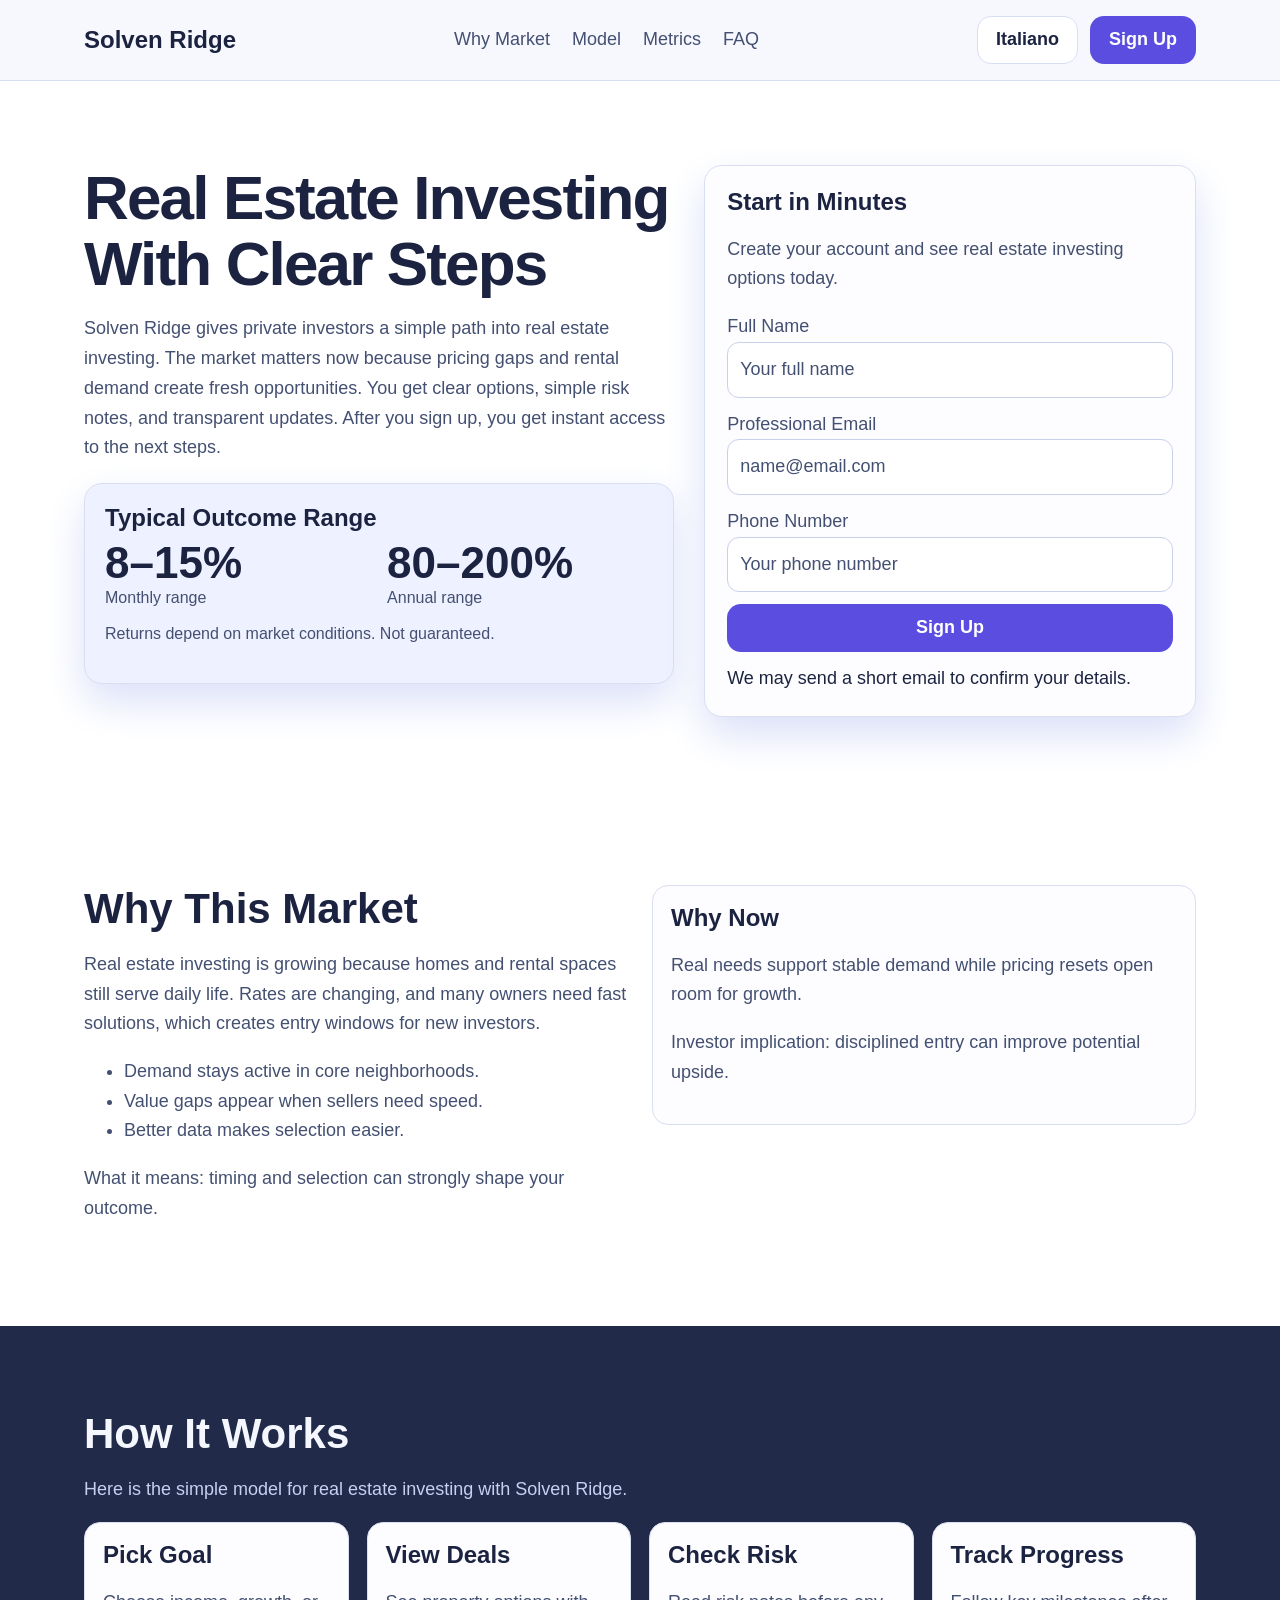
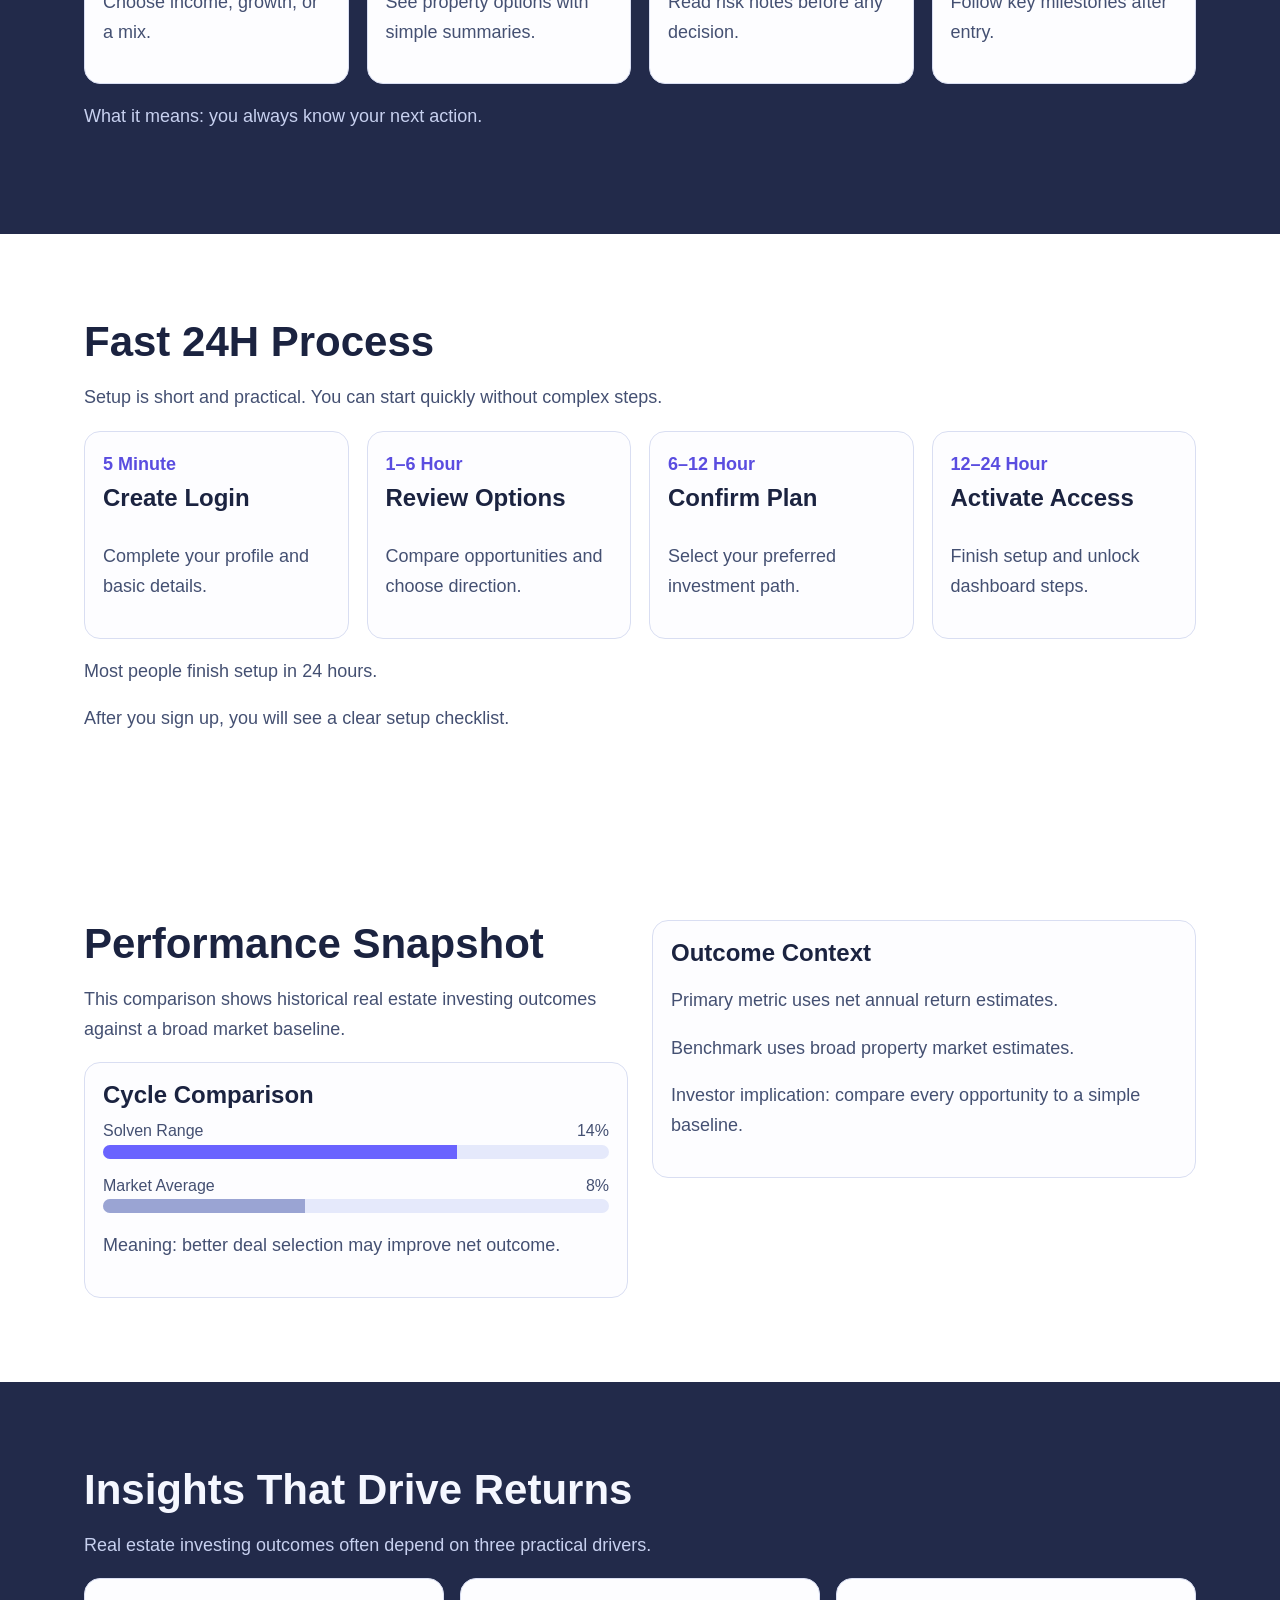
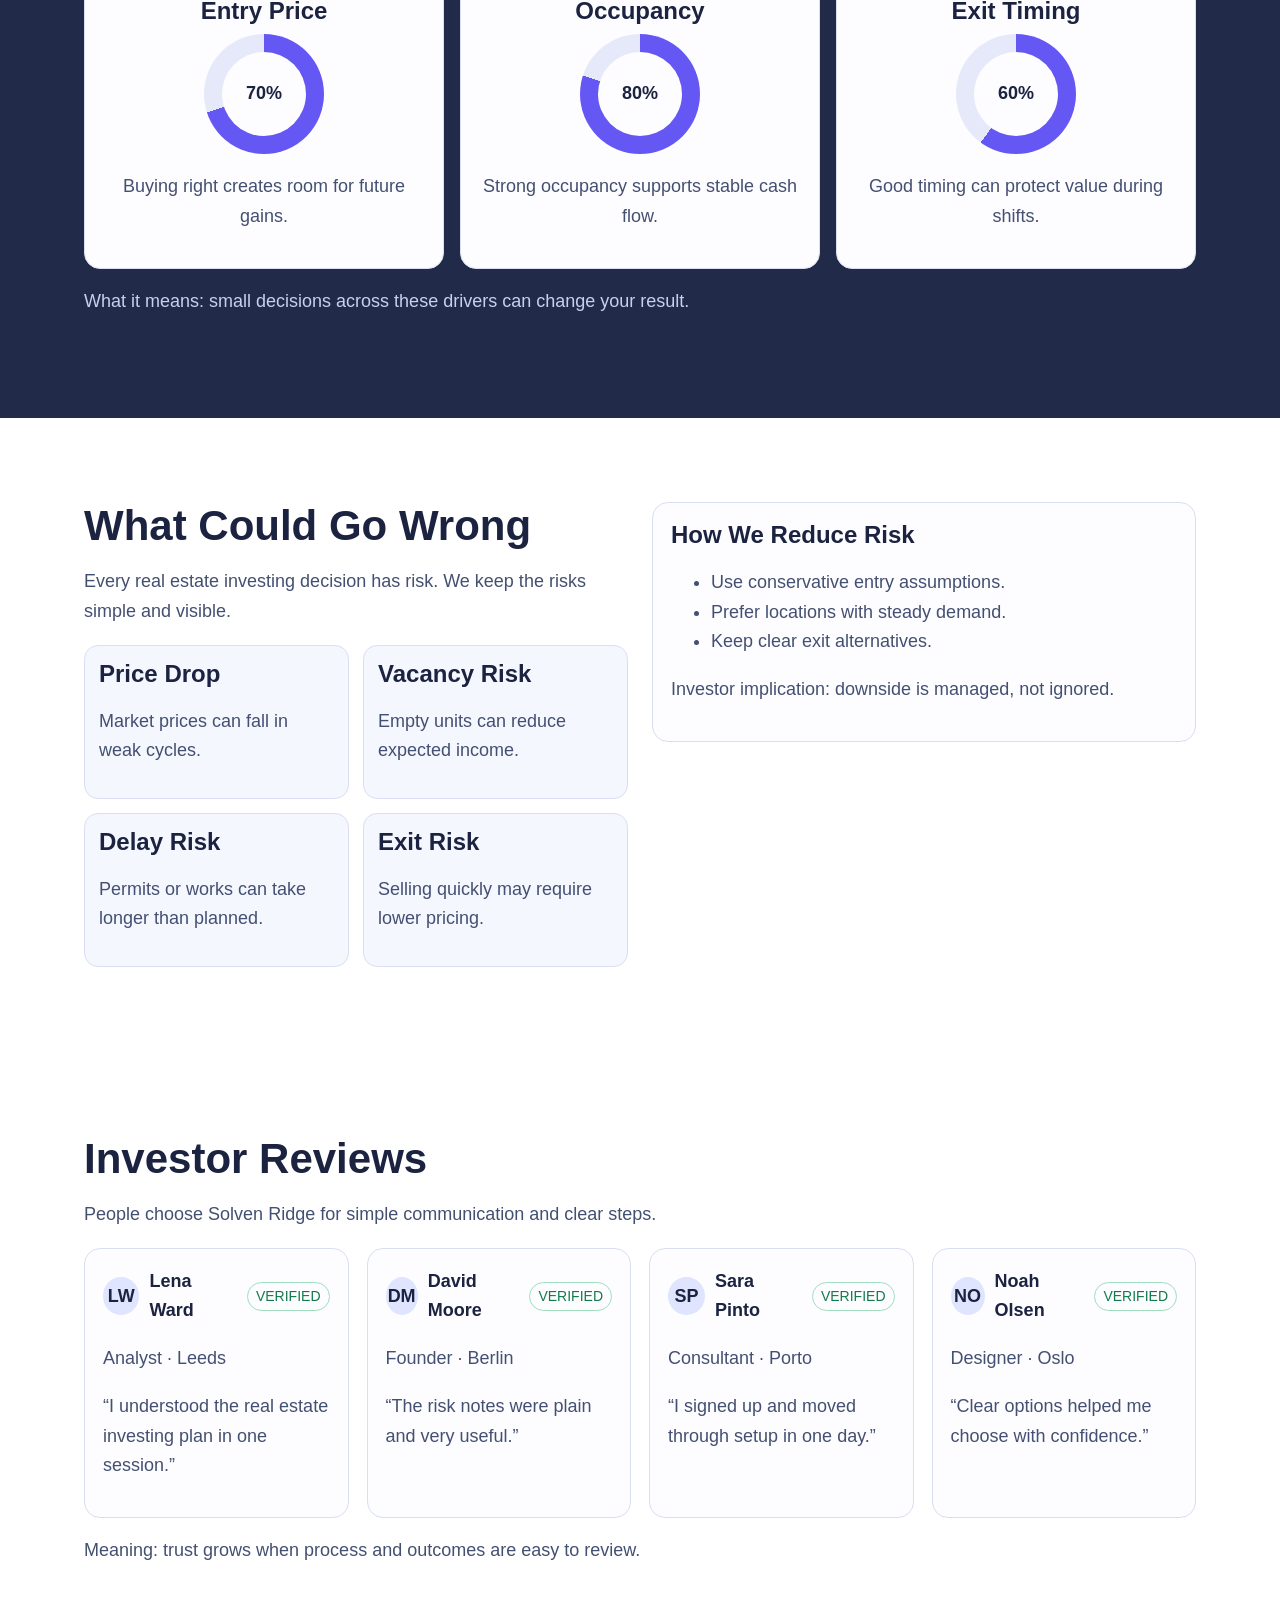
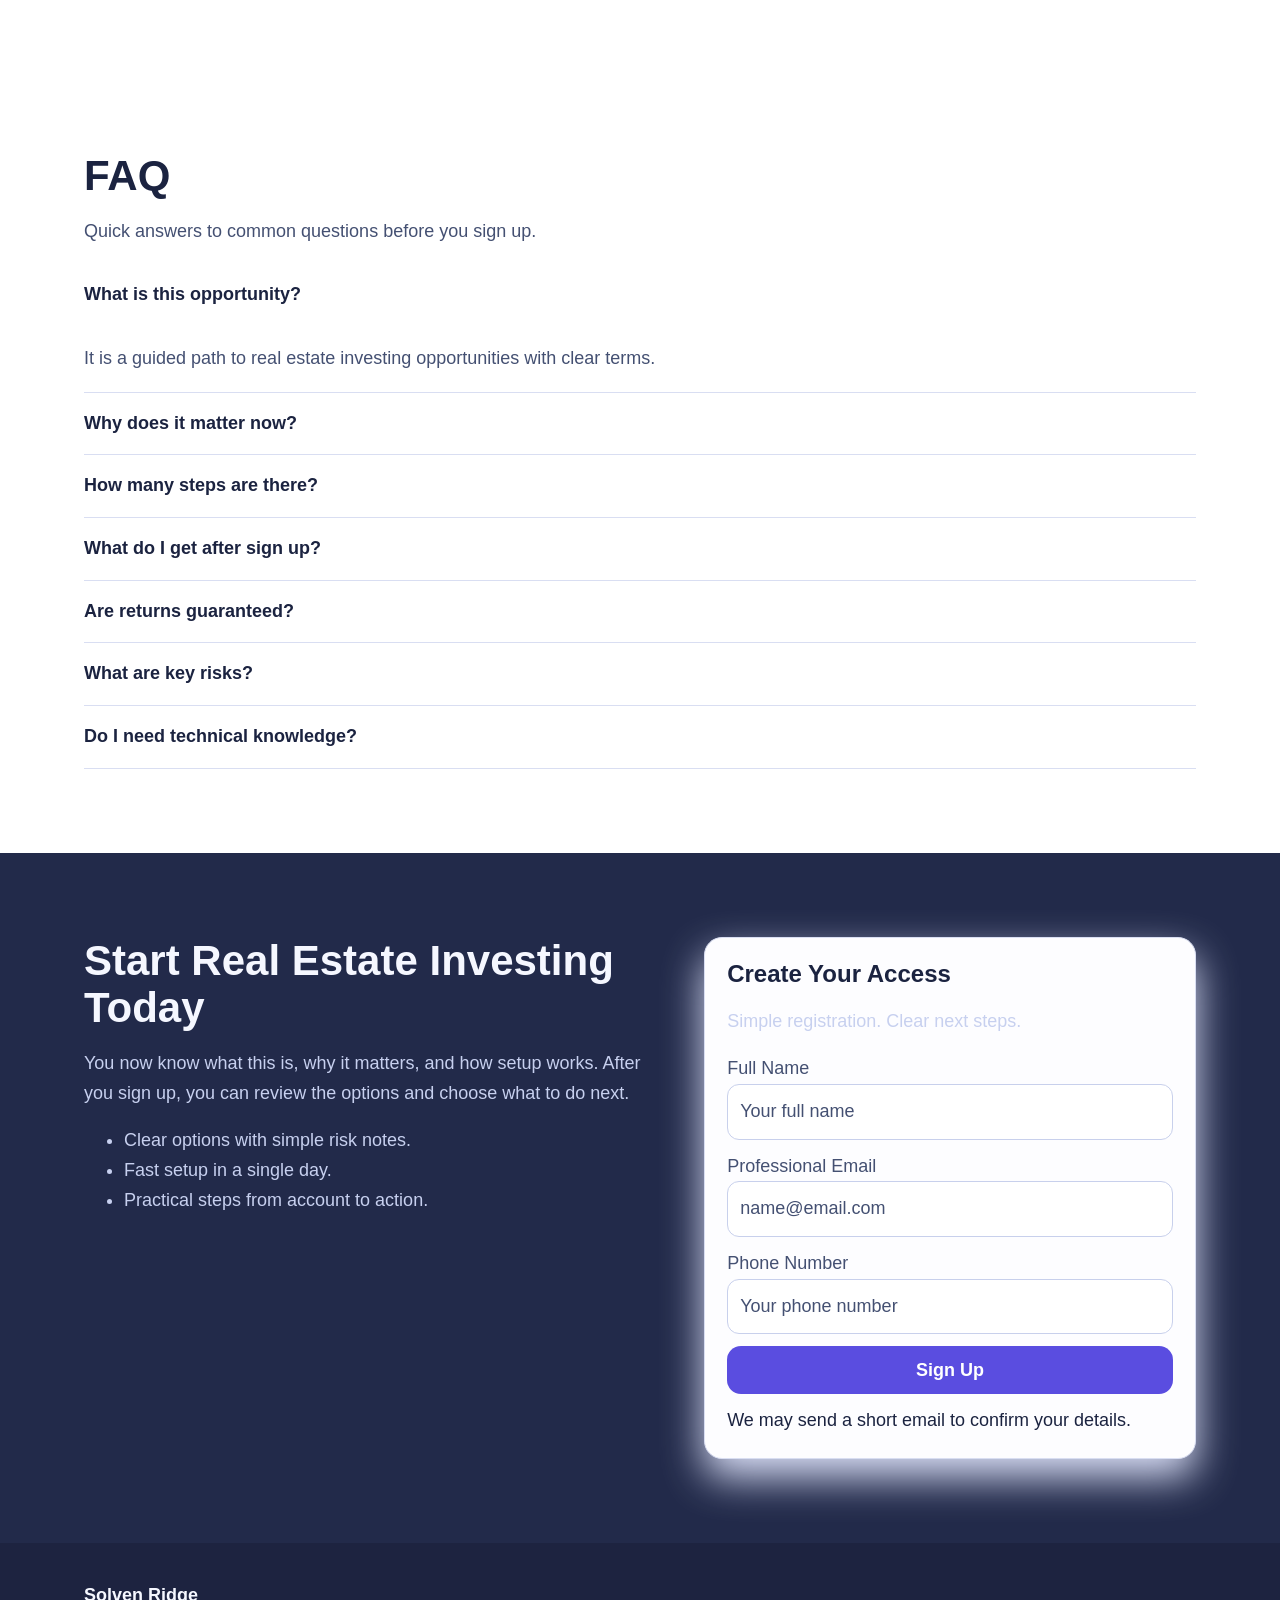
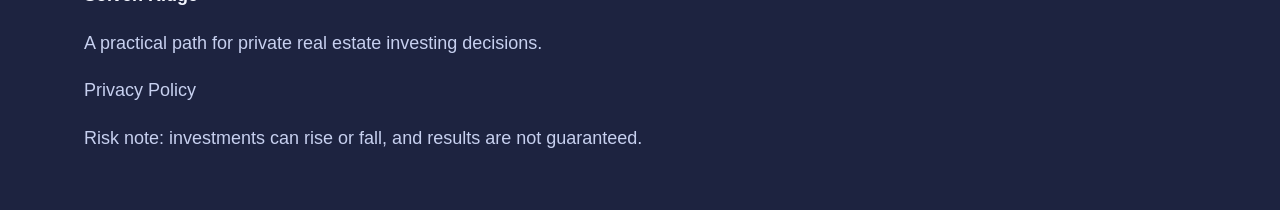
<file: it/index.html>
<!doctype html>
<html lang="en">
<head>
  <meta charset="utf-8" />
  <meta name="viewport" content="width=device-width, initial-scale=1" />
  <title>Solven Ridge Real Estate Investing | Italiano</title>
  <meta name="description" content="Clear real estate investing path for private investors. Learn process, outcomes, risks, and sign up fast. (Italiano)" />
  <link rel="canonical" href="https://www.solvenridge.com/it/index.html" />
  <link rel="alternate" hreflang="en" href="https://www.solvenridge.com/index.html" />
  <link rel="alternate" hreflang="de" href="https://www.solvenridge.com/de/index.html" />
  <link rel="alternate" hreflang="fr" href="https://www.solvenridge.com/fr/index.html" />
  <link rel="alternate" hreflang="es" href="https://www.solvenridge.com/es/index.html" />
  <link rel="alternate" hreflang="it" href="https://www.solvenridge.com/it/index.html" />
  <link rel="alternate" hreflang="tr" href="https://www.solvenridge.com/tr/index.html" />
  <link rel="alternate" hreflang="pt" href="https://www.solvenridge.com/pt/index.html" />
  <link rel="alternate" hreflang="ja" href="https://www.solvenridge.com/jp/index.html" />
  <link rel="alternate" hreflang="sk" href="https://www.solvenridge.com/sk/index.html" />
  <link rel="alternate" hreflang="nl-BE" href="https://www.solvenridge.com/be/index.html" />
  <meta property="og:title" content="Solven Ridge Real Estate Investing | Italiano" />
  <meta property="og:description" content="Clear real estate investing path for private investors. Learn process, outcomes, risks, and sign up fast. (Italiano)" />
  <meta property="og:type" content="website" />
  <meta property="og:url" content="https://www.solvenridge.com/it/index.html" />
  <meta name="twitter:card" content="summary_large_image" />
  <meta name="twitter:title" content="Solven Ridge Real Estate Investing | Italiano" />
  <meta name="twitter:description" content="Clear real estate investing path for private investors. Learn process, outcomes, risks, and sign up fast. (Italiano)" />
  <link rel="stylesheet" href="../assets/style.css" />
  <script type="application/ld+json">{"@context":"https://schema.org","@type":"Organization","name":"Solven Ridge","url":"https://www.solvenridge.com","logo":"https://www.solvenridge.com/assets/img/logo.svg"}</script>
  <script type="application/ld+json">{"@context":"https://schema.org","@type":"WebSite","name":"Solven Ridge","url":"https://www.solvenridge.com"}</script>
  <script type="application/ld+json">{"@context":"https://schema.org","@type":"Review","itemReviewed":{"@type":"Service","name":"Solven Ridge"},"author":{"@type":"Person","name":"Lena Ward"},"reviewRating":{"@type":"Rating","ratingValue":"5","bestRating":"5"},"reviewBody":"Simple steps and clear property investment updates."}</script>
  <script type="application/ld+json">{"@context":"https://schema.org","@type":"FAQPage","mainEntity":[{"@type":"Question","name":"What is Solven Ridge?","acceptedAnswer":{"@type":"Answer","text":"It is a platform for real estate investing with clear steps."}},{"@type":"Question","name":"How fast is setup?","acceptedAnswer":{"@type":"Answer","text":"Most people finish setup in 24 hours."}}]}</script>
</head>
<body>
<header class="site-header" aria-label="Top header">
  <div class="container header-inner">
    <a class="brand" href="../index.html">Solven Ridge</a>
    <nav class="main-nav" aria-label="Primary navigation">
      <a href="#market">Why Market</a><a href="#model">Model</a><a href="#metrics">Metrics</a><a href="#faq">FAQ</a>
    </nav>
    <div class="header-right">
      <div class="lang-wrap desktop-only" data-lang-wrap>
        <button class="lang-current" data-lang-btn aria-expanded="false">Italiano</button>
        <div class="lang-menu" role="menu"><a href="../index.html"><span class="flag"><svg viewBox="0 0 3 2" xmlns="http://www.w3.org/2000/svg"><path fill="#012169" d="M0 0h3v2H0z"/><path stroke="#fff" stroke-width=".4" d="M0 0l3 2M3 0L0 2"/><path stroke="#C8102E" stroke-width=".22" d="M0 0l3 2M3 0L0 2"/><path stroke="#fff" stroke-width=".6" d="M1.5 0v2M0 1h3"/><path stroke="#C8102E" stroke-width=".36" d="M1.5 0v2M0 1h3"/></svg></span>English</a>
<a href="../de/index.html"><span class="flag"><svg viewBox="0 0 5 3" xmlns="http://www.w3.org/2000/svg"><path d="M0 0h5v1H0z"/><path fill="#DD0000" d="M0 1h5v1H0z"/><path fill="#FFCE00" d="M0 2h5v1H0z"/></svg></span>Deutsch</a>
<a href="../fr/index.html"><span class="flag"><svg viewBox="0 0 3 2" xmlns="http://www.w3.org/2000/svg"><path fill="#0055A4" d="M0 0h1v2H0z"/><path fill="#fff" d="M1 0h1v2H1z"/><path fill="#EF4135" d="M2 0h1v2H2z"/></svg></span>Français</a>
<a href="../es/index.html"><span class="flag"><svg viewBox="0 0 3 2" xmlns="http://www.w3.org/2000/svg"><path fill="#AA151B" d="M0 0h3v.5H0zM0 1.5h3V2H0z"/><path fill="#F1BF00" d="M0 .5h3v1H0z"/></svg></span>Español</a>
<a href="../it/index.html"><span class="flag"><svg viewBox="0 0 3 2" xmlns="http://www.w3.org/2000/svg"><path fill="#009246" d="M0 0h1v2H0z"/><path fill="#fff" d="M1 0h1v2H1z"/><path fill="#CE2B37" d="M2 0h1v2H2z"/></svg></span>Italiano</a>
<a href="../tr/index.html"><span class="flag"><svg viewBox="0 0 6 4" xmlns="http://www.w3.org/2000/svg"><rect width="6" height="4" fill="#E30A17"/><circle cx="2.6" cy="2" r="1" fill="#fff"/><circle cx="2.9" cy="2" r=".8" fill="#E30A17"/><polygon fill="#fff" points="3.8,2 4.7,2.3 4.15,1.55 4.15,2.45 4.7,1.7"/></svg></span>Türkçe</a>
<a href="../pt/index.html"><span class="flag"><svg viewBox="0 0 6 4" xmlns="http://www.w3.org/2000/svg"><rect width="2.4" height="4" fill="#006600"/><rect x="2.4" width="3.6" height="4" fill="#FF0000"/></svg></span>Português</a>
<a href="../jp/index.html"><span class="flag"><svg viewBox="0 0 3 2" xmlns="http://www.w3.org/2000/svg"><rect width="3" height="2" fill="#fff"/><circle cx="1.5" cy="1" r=".55" fill="#BC002D"/></svg></span>日本語</a>
<a href="../sk/index.html"><span class="flag"><svg viewBox="0 0 3 2" xmlns="http://www.w3.org/2000/svg"><path fill="#fff" d="M0 0h3v.67H0z"/><path fill="#0B4EA2" d="M0 .67h3v.66H0z"/><path fill="#EE1C25" d="M0 1.33h3V2H0z"/></svg></span>Slovak</a>
<a href="../be/index.html"><span class="flag"><svg viewBox="0 0 3 2" xmlns="http://www.w3.org/2000/svg"><path fill="#000" d="M0 0h1v2H0z"/><path fill="#FFD90C" d="M1 0h1v2H1z"/><path fill="#EF3340" d="M2 0h1v2H2z"/></svg></span>Nederlands (BE)</a></div>
      </div>
      <a class="btn btn-primary desktop-only" href="#signup-end">Sign Up</a>
      <button class="burger" data-burger aria-label="Open menu">☰</button>
    </div>
  </div>
</header>
<div class="drawer-overlay" data-overlay></div>
<aside class="drawer" data-drawer aria-label="Mobile menu">
  <div class="drawer-top"><strong>Menu</strong><button class="icon-close" data-drawer-close aria-label="Close menu">×</button></div>
  <nav class="drawer-nav"><a href="#market">Why Market</a><a href="#model">Model</a><a href="#metrics">Metrics</a><a href="#faq">FAQ</a></nav>
  <div class="lang-wrap" data-lang-wrap>
    <button class="lang-current" data-lang-btn>Italiano</button>
    <div class="lang-menu"><a href="../index.html"><span class="flag"><svg viewBox="0 0 3 2" xmlns="http://www.w3.org/2000/svg"><path fill="#012169" d="M0 0h3v2H0z"/><path stroke="#fff" stroke-width=".4" d="M0 0l3 2M3 0L0 2"/><path stroke="#C8102E" stroke-width=".22" d="M0 0l3 2M3 0L0 2"/><path stroke="#fff" stroke-width=".6" d="M1.5 0v2M0 1h3"/><path stroke="#C8102E" stroke-width=".36" d="M1.5 0v2M0 1h3"/></svg></span>English</a>
<a href="../de/index.html"><span class="flag"><svg viewBox="0 0 5 3" xmlns="http://www.w3.org/2000/svg"><path d="M0 0h5v1H0z"/><path fill="#DD0000" d="M0 1h5v1H0z"/><path fill="#FFCE00" d="M0 2h5v1H0z"/></svg></span>Deutsch</a>
<a href="../fr/index.html"><span class="flag"><svg viewBox="0 0 3 2" xmlns="http://www.w3.org/2000/svg"><path fill="#0055A4" d="M0 0h1v2H0z"/><path fill="#fff" d="M1 0h1v2H1z"/><path fill="#EF4135" d="M2 0h1v2H2z"/></svg></span>Français</a>
<a href="../es/index.html"><span class="flag"><svg viewBox="0 0 3 2" xmlns="http://www.w3.org/2000/svg"><path fill="#AA151B" d="M0 0h3v.5H0zM0 1.5h3V2H0z"/><path fill="#F1BF00" d="M0 .5h3v1H0z"/></svg></span>Español</a>
<a href="../it/index.html"><span class="flag"><svg viewBox="0 0 3 2" xmlns="http://www.w3.org/2000/svg"><path fill="#009246" d="M0 0h1v2H0z"/><path fill="#fff" d="M1 0h1v2H1z"/><path fill="#CE2B37" d="M2 0h1v2H2z"/></svg></span>Italiano</a>
<a href="../tr/index.html"><span class="flag"><svg viewBox="0 0 6 4" xmlns="http://www.w3.org/2000/svg"><rect width="6" height="4" fill="#E30A17"/><circle cx="2.6" cy="2" r="1" fill="#fff"/><circle cx="2.9" cy="2" r=".8" fill="#E30A17"/><polygon fill="#fff" points="3.8,2 4.7,2.3 4.15,1.55 4.15,2.45 4.7,1.7"/></svg></span>Türkçe</a>
<a href="../pt/index.html"><span class="flag"><svg viewBox="0 0 6 4" xmlns="http://www.w3.org/2000/svg"><rect width="2.4" height="4" fill="#006600"/><rect x="2.4" width="3.6" height="4" fill="#FF0000"/></svg></span>Português</a>
<a href="../jp/index.html"><span class="flag"><svg viewBox="0 0 3 2" xmlns="http://www.w3.org/2000/svg"><rect width="3" height="2" fill="#fff"/><circle cx="1.5" cy="1" r=".55" fill="#BC002D"/></svg></span>日本語</a>
<a href="../sk/index.html"><span class="flag"><svg viewBox="0 0 3 2" xmlns="http://www.w3.org/2000/svg"><path fill="#fff" d="M0 0h3v.67H0z"/><path fill="#0B4EA2" d="M0 .67h3v.66H0z"/><path fill="#EE1C25" d="M0 1.33h3V2H0z"/></svg></span>Slovak</a>
<a href="../be/index.html"><span class="flag"><svg viewBox="0 0 3 2" xmlns="http://www.w3.org/2000/svg"><path fill="#000" d="M0 0h1v2H0z"/><path fill="#FFD90C" d="M1 0h1v2H1z"/><path fill="#EF3340" d="M2 0h1v2H2z"/></svg></span>Nederlands (BE)</a></div>
  </div>
  <p><a class="btn btn-primary" href="#signup-end">Sign Up</a></p>
</aside>

<main>
<section class="section light hero">
  <div class="container hero-grid">
    <div class="hero-copy" data-animate>
      <h1>Real Estate Investing With Clear Steps</h1>
      <p class="lead">Solven Ridge gives private investors a simple path into real estate investing. The market matters now because pricing gaps and rental demand create fresh opportunities. You get clear options, simple risk notes, and transparent updates. After you sign up, you get instant access to the next steps.</p>
      <div class="performance-panel" aria-label="Performance Range">
        <h3>Typical Outcome Range</h3>
        <div class="perf-grid">
          <div><div class="perf-value">8–15%</div><div class="perf-label">Monthly range</div></div>
          <div><div class="perf-value">80–200%</div><div class="perf-label">Annual range</div></div>
        </div>
        <p class="perf-note">Returns depend on market conditions. Not guaranteed.</p>
      </div>
    </div>
    <form class="form-card" data-animate>
      <h3 class="form-title">Start in Minutes</h3>
      <p class="form-sub">Create your account and see real estate investing options today.</p>
      <div class="form-grid">
        <label>Full Name<input type="text" required placeholder="Your full name" /></label>
        <label>Professional Email<input type="email" required placeholder="name@email.com" /></label>
        <label>Phone Number<input type="tel" required placeholder="Your phone number" /></label>
        <button class="btn btn-primary" type="submit">Sign Up</button>
        <small data-confirm>We may send a short email to confirm your details.</small>
      </div>
    </form>
  </div>
</section>

<section id="market" class="section light"><div class="container split" data-animate><div><h2>Why This Market</h2><p>Real estate investing is growing because homes and rental spaces still serve daily life. Rates are changing, and many owners need fast solutions, which creates entry windows for new investors.</p><ul><li>Demand stays active in core neighborhoods.</li><li>Value gaps appear when sellers need speed.</li><li>Better data makes selection easier.</li></ul><p>What it means: timing and selection can strongly shape your outcome.</p></div><div class="card"><h3>Why Now</h3><p>Real needs support stable demand while pricing resets open room for growth.</p><p class="muted">Investor implication: disciplined entry can improve potential upside.</p></div></div></section>

<section id="model" class="section dark"><div class="container" data-animate><h2>How It Works</h2><p>Here is the simple model for real estate investing with Solven Ridge.</p><div class="card-grid grid-4"><article class="card"><h3>Pick Goal</h3><p>Choose income, growth, or a mix.</p></article><article class="card"><h3>View Deals</h3><p>See property options with simple summaries.</p></article><article class="card"><h3>Check Risk</h3><p>Read risk notes before any decision.</p></article><article class="card"><h3>Track Progress</h3><p>Follow key milestones after entry.</p></article></div><p>What it means: you always know your next action.</p></div></section>

<section class="section light"><div class="container" data-animate><h2>Fast 24H Process</h2><p>Setup is short and practical. You can start quickly without complex steps.</p><div class="card-grid grid-4"><div class="card step"><time>5 Minute</time><h3>Create Login</h3><p>Complete your profile and basic details.</p></div><div class="card step"><time>1–6 Hour</time><h3>Review Options</h3><p>Compare opportunities and choose direction.</p></div><div class="card step"><time>6–12 Hour</time><h3>Confirm Plan</h3><p>Select your preferred investment path.</p></div><div class="card step"><time>12–24 Hour</time><h3>Activate Access</h3><p>Finish setup and unlock dashboard steps.</p></div></div><p>Most people finish setup in 24 hours.</p><p>After you sign up, you will see a clear setup checklist.</p></div></section>

<section id="metrics" class="section light"><div class="container split" data-animate><div><h2>Performance Snapshot</h2><p>This comparison shows historical real estate investing outcomes against a broad market baseline.</p><div class="compare-bars card"><h3>Cycle Comparison</h3><div class="row"><div class="bar-label"><span>Solven Range</span><span>14%</span></div><div class="track"><div class="fill-us" style="width:70%"></div></div></div><div class="row"><div class="bar-label"><span>Market Average</span><span>8%</span></div><div class="track"><div class="fill-market" style="width:40%"></div></div></div><p>Meaning: better deal selection may improve net outcome.</p></div></div><div class="card"><h3>Outcome Context</h3><p>Primary metric uses net annual return estimates.</p><p>Benchmark uses broad property market estimates.</p><p class="muted">Investor implication: compare every opportunity to a simple baseline.</p></div></div></section>

<section class="section dark"><div class="container" data-animate><h2>Insights That Drive Returns</h2><p>Real estate investing outcomes often depend on three practical drivers.</p><div class="rings"><div class="card ring"><h3>Entry Price</h3><div class="circle" style="--deg:252deg"><div class="inner">70%</div></div><p>Buying right creates room for future gains.</p></div><div class="card ring"><h3>Occupancy</h3><div class="circle" style="--deg:288deg"><div class="inner">80%</div></div><p>Strong occupancy supports stable cash flow.</p></div><div class="card ring"><h3>Exit Timing</h3><div class="circle" style="--deg:216deg"><div class="inner">60%</div></div><p>Good timing can protect value during shifts.</p></div></div><p>What it means: small decisions across these drivers can change your result.</p></div></section>

<section class="section light"><div class="container split" data-animate><div><h2>What Could Go Wrong</h2><p>Every real estate investing decision has risk. We keep the risks simple and visible.</p><div class="matrix"><div class="cell"><h3>Price Drop</h3><p>Market prices can fall in weak cycles.</p></div><div class="cell"><h3>Vacancy Risk</h3><p>Empty units can reduce expected income.</p></div><div class="cell"><h3>Delay Risk</h3><p>Permits or works can take longer than planned.</p></div><div class="cell"><h3>Exit Risk</h3><p>Selling quickly may require lower pricing.</p></div></div></div><div class="card"><h3>How We Reduce Risk</h3><ul><li>Use conservative entry assumptions.</li><li>Prefer locations with steady demand.</li><li>Keep clear exit alternatives.</li></ul><p>Investor implication: downside is managed, not ignored.</p></div></div></section>

<section class="section light"><div class="container" data-animate><h2>Investor Reviews</h2><p>People choose Solven Ridge for simple communication and clear steps.</p><div class="card-grid grid-4"><article class="card"><div class="review-head"><div class="avatar">LW</div><strong>Lena Ward</strong><span class="verified">VERIFIED</span></div><p>Analyst · Leeds</p><p>“I understood the real estate investing plan in one session.”</p></article><article class="card"><div class="review-head"><div class="avatar">DM</div><strong>David Moore</strong><span class="verified">VERIFIED</span></div><p>Founder · Berlin</p><p>“The risk notes were plain and very useful.”</p></article><article class="card"><div class="review-head"><div class="avatar">SP</div><strong>Sara Pinto</strong><span class="verified">VERIFIED</span></div><p>Consultant · Porto</p><p>“I signed up and moved through setup in one day.”</p></article><article class="card"><div class="review-head"><div class="avatar">NO</div><strong>Noah Olsen</strong><span class="verified">VERIFIED</span></div><p>Designer · Oslo</p><p>“Clear options helped me choose with confidence.”</p></article></div><p>Meaning: trust grows when process and outcomes are easy to review.</p></div></section>

<section id="faq" class="section light"><div class="container" data-animate><h2>FAQ</h2><p>Quick answers to common questions before you sign up.</p><div class="faq-item open"><button class="faq-btn">What is this opportunity?</button><div class="faq-content"><p>It is a guided path to real estate investing opportunities with clear terms.</p></div></div><div class="faq-item"><button class="faq-btn">Why does it matter now?</button><div class="faq-content"><p>Current price resets and rental demand create openings for new investors.</p></div></div><div class="faq-item"><button class="faq-btn">How many steps are there?</button><div class="faq-content"><p>There are four setup steps, and most users finish within 24 hours.</p></div></div><div class="faq-item"><button class="faq-btn">What do I get after sign up?</button><div class="faq-content"><p>You get instant access to the next steps and a clear checklist.</p></div></div><div class="faq-item"><button class="faq-btn">Are returns guaranteed?</button><div class="faq-content"><p>No. Returns depend on market conditions and are never guaranteed.</p></div></div><div class="faq-item"><button class="faq-btn">What are key risks?</button><div class="faq-content"><p>Main risks include price shifts, vacancy periods, and timeline delays.</p></div></div><div class="faq-item"><button class="faq-btn">Do I need technical knowledge?</button><div class="faq-content"><p>No. Explanations are in simple English with practical examples.</p></div></div></div></section>

<section id="signup-end" class="section dark"><div class="container hero-grid" data-animate><div><h2>Start Real Estate Investing Today</h2><p>You now know what this is, why it matters, and how setup works. After you sign up, you can review the options and choose what to do next.</p><ul><li>Clear options with simple risk notes.</li><li>Fast setup in a single day.</li><li>Practical steps from account to action.</li></ul></div><form class="form-card"><h3 class="form-title">Create Your Access</h3><p class="form-sub">Simple registration. Clear next steps.</p><div class="form-grid"><label>Full Name<input type="text" required placeholder="Your full name" /></label><label>Professional Email<input type="email" required placeholder="name@email.com" /></label><label>Phone Number<input type="tel" required placeholder="Your phone number" /></label><button class="btn btn-primary" type="submit">Sign Up</button><small data-confirm>We may send a short email to confirm your details.</small></div></form></div></section>
</main>

<footer class="footer"><div class="container"><strong>Solven Ridge</strong><p>A practical path for private real estate investing decisions.</p><p><a href="#" data-open-privacy>Privacy Policy</a></p><p>Risk note: investments can rise or fall, and results are not guaranteed.</p></div></footer>

<div class="modal" data-privacy-modal aria-label="Privacy Policy modal"><div class="modal-backdrop" data-close-privacy></div><div class="modal-panel"><button class="icon-close" data-close-privacy aria-label="Close policy">×</button><h2>Privacy Policy</h2><h3>Introduction</h3><p>We explain what data we collect and how we use it.</p><h3>Data collection</h3><p>We collect name, email, phone number, and basic usage data.</p><h3>Legal basis</h3><p>We process data for service delivery and your requested registration.</p><h3>Cookies</h3><p>Cookies help basic site function and simple performance analysis.</p><h3>Retention</h3><p>We keep data only as long as needed for service and legal duties.</p><h3>Third-party sharing</h3><p>We share only with trusted providers needed to operate the service.</p><h3>Security</h3><p>We use practical technical controls to protect stored information.</p><h3>User rights</h3><p>You can request access, correction, or deletion of personal data.</p><h3>International transfers</h3><p>Your data may be processed in other regions with safeguards.</p><h3>Industry risk disclosure</h3><p>Investment outcomes vary with market conditions and can include losses.</p><h3>Contact</h3><p>Email privacy@solvenridge.com for privacy requests.</p><div class="modal-footer"><button class="btn" data-close-privacy>Close</button></div></div></div>
<script src="../assets/app.js" defer></script>
</body></html>
</file>
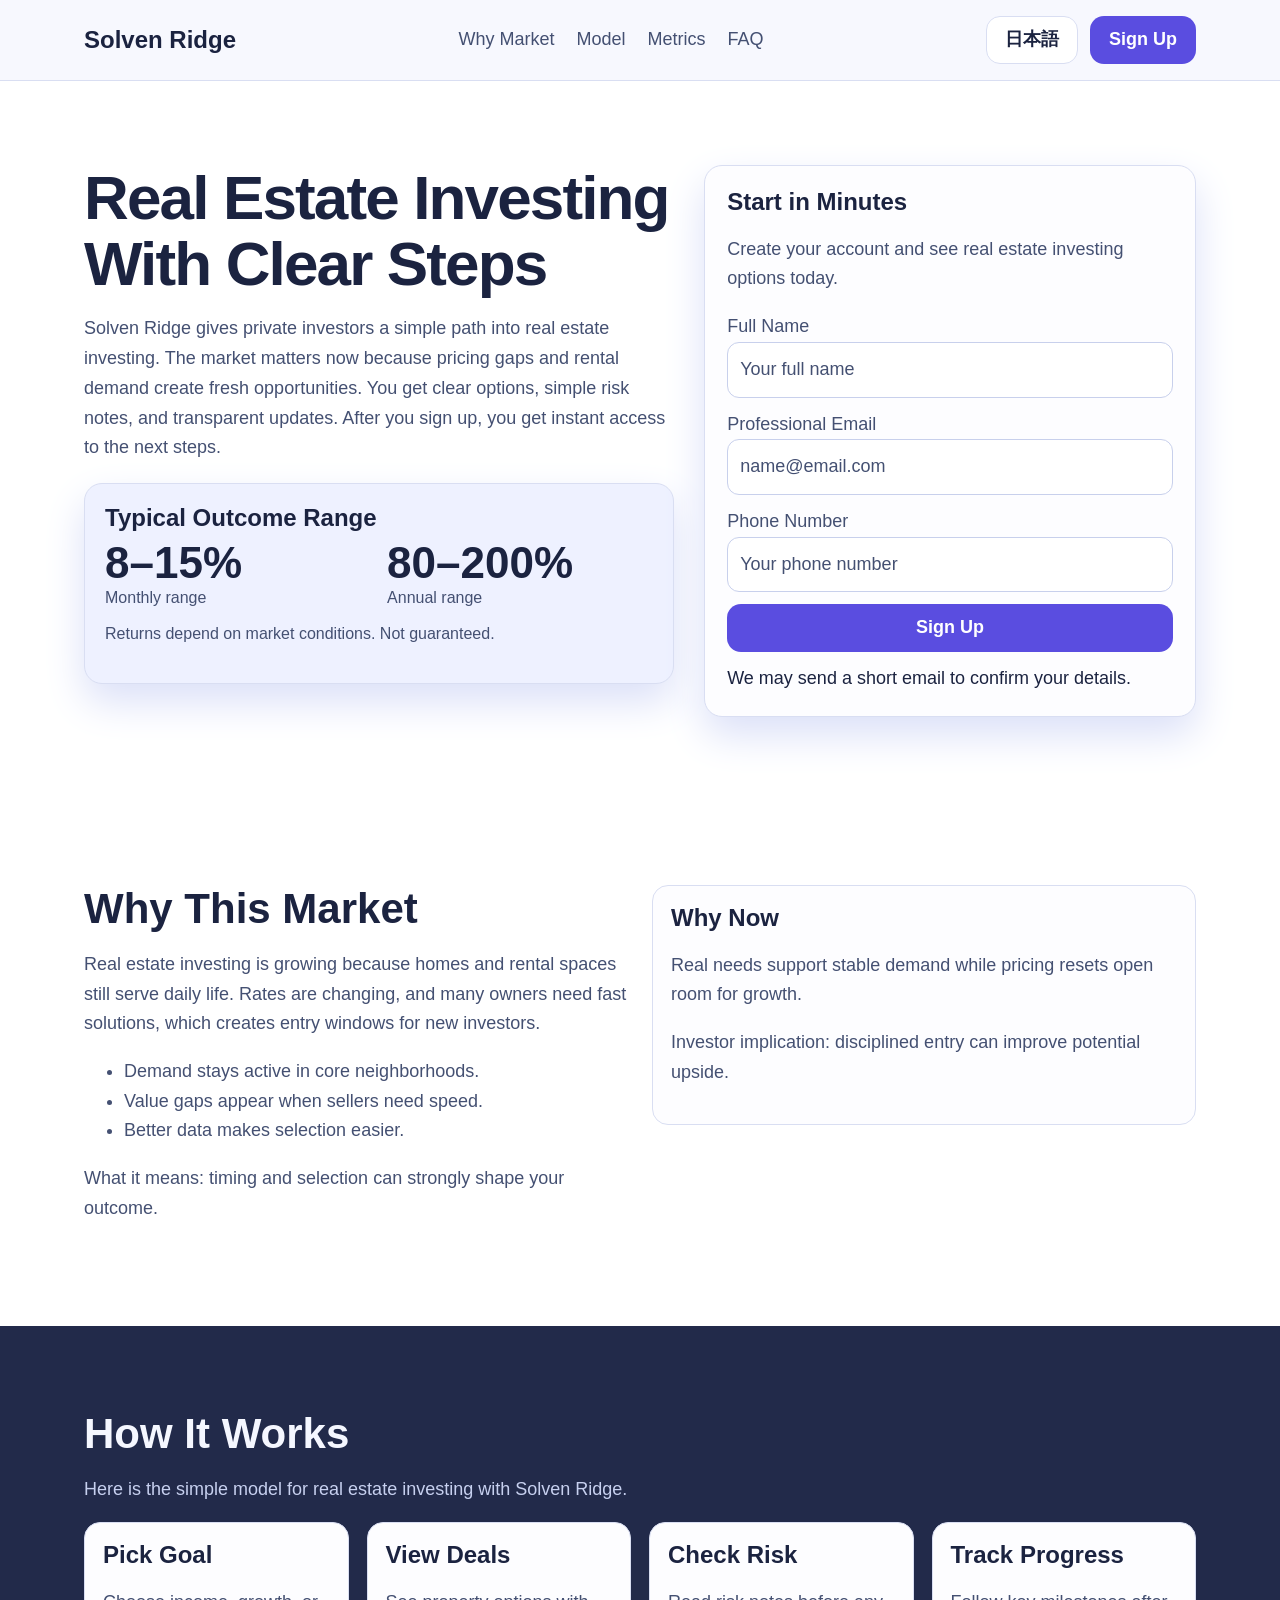
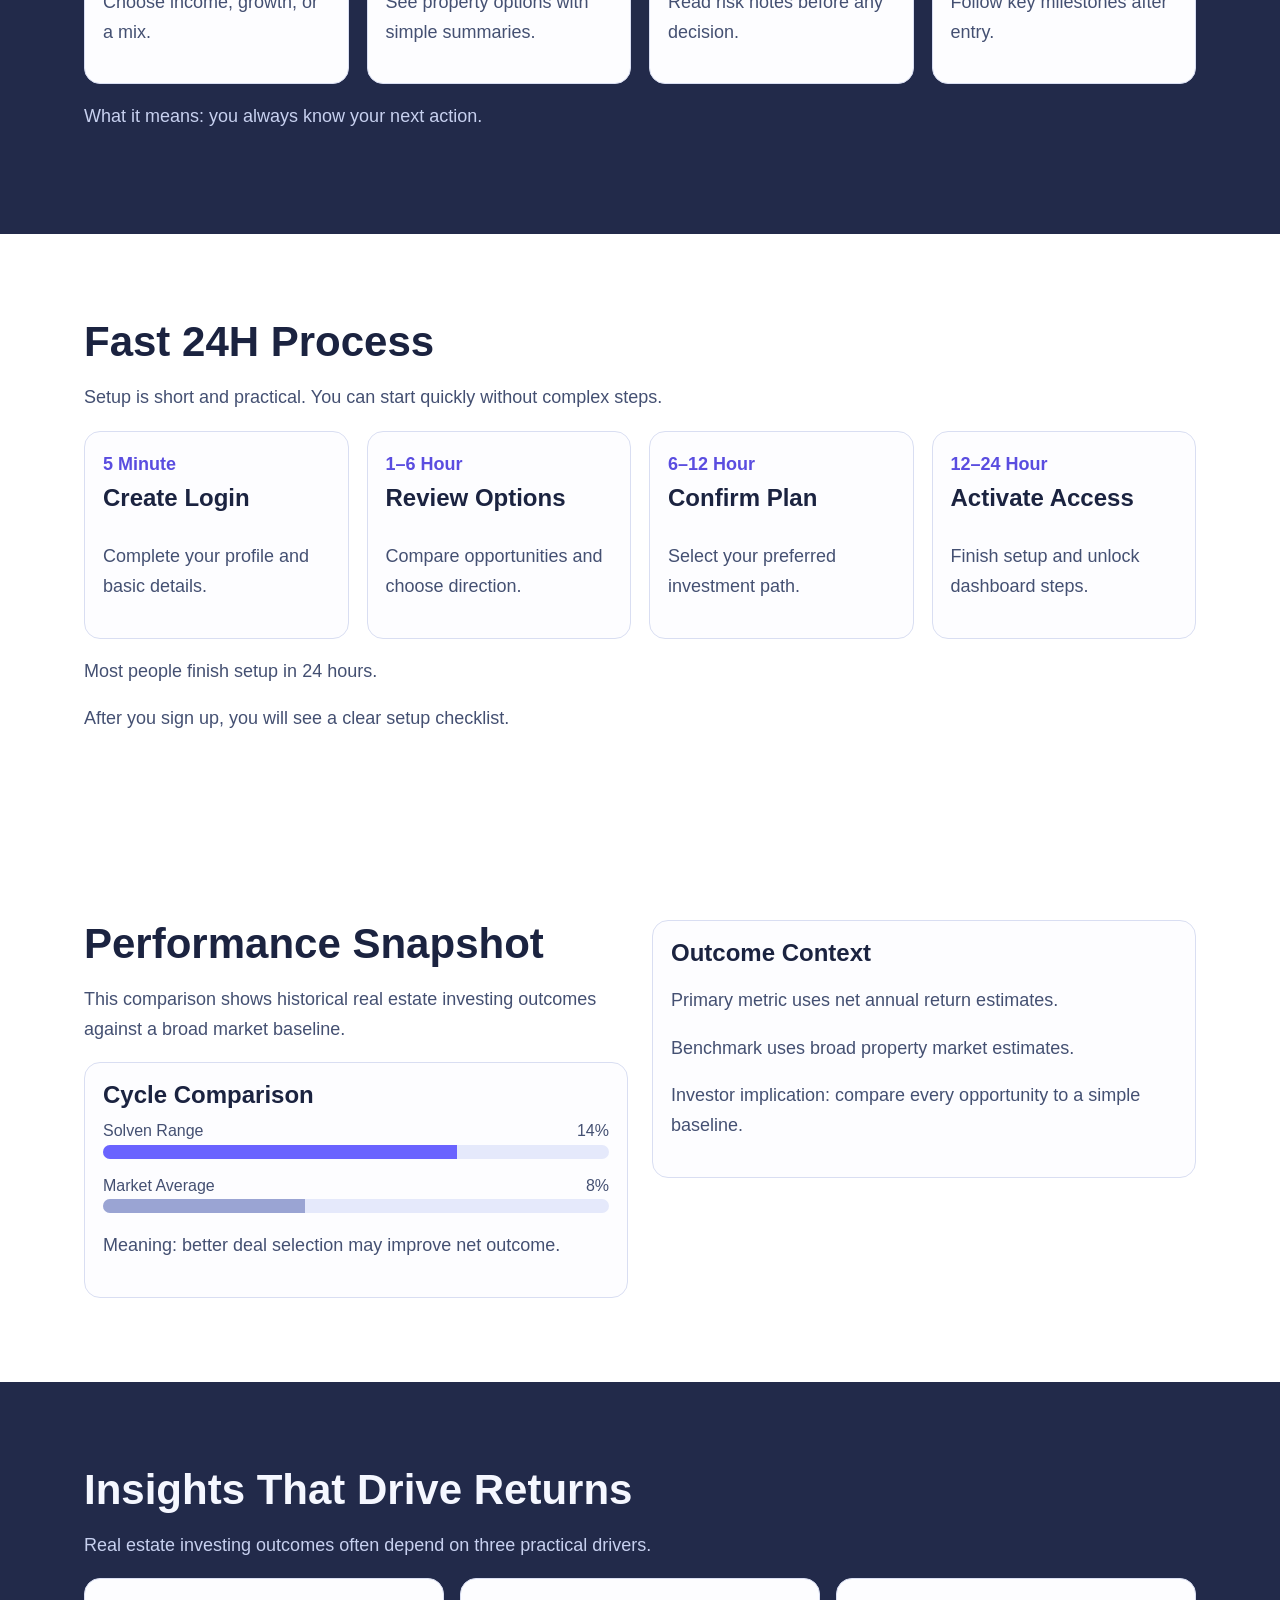
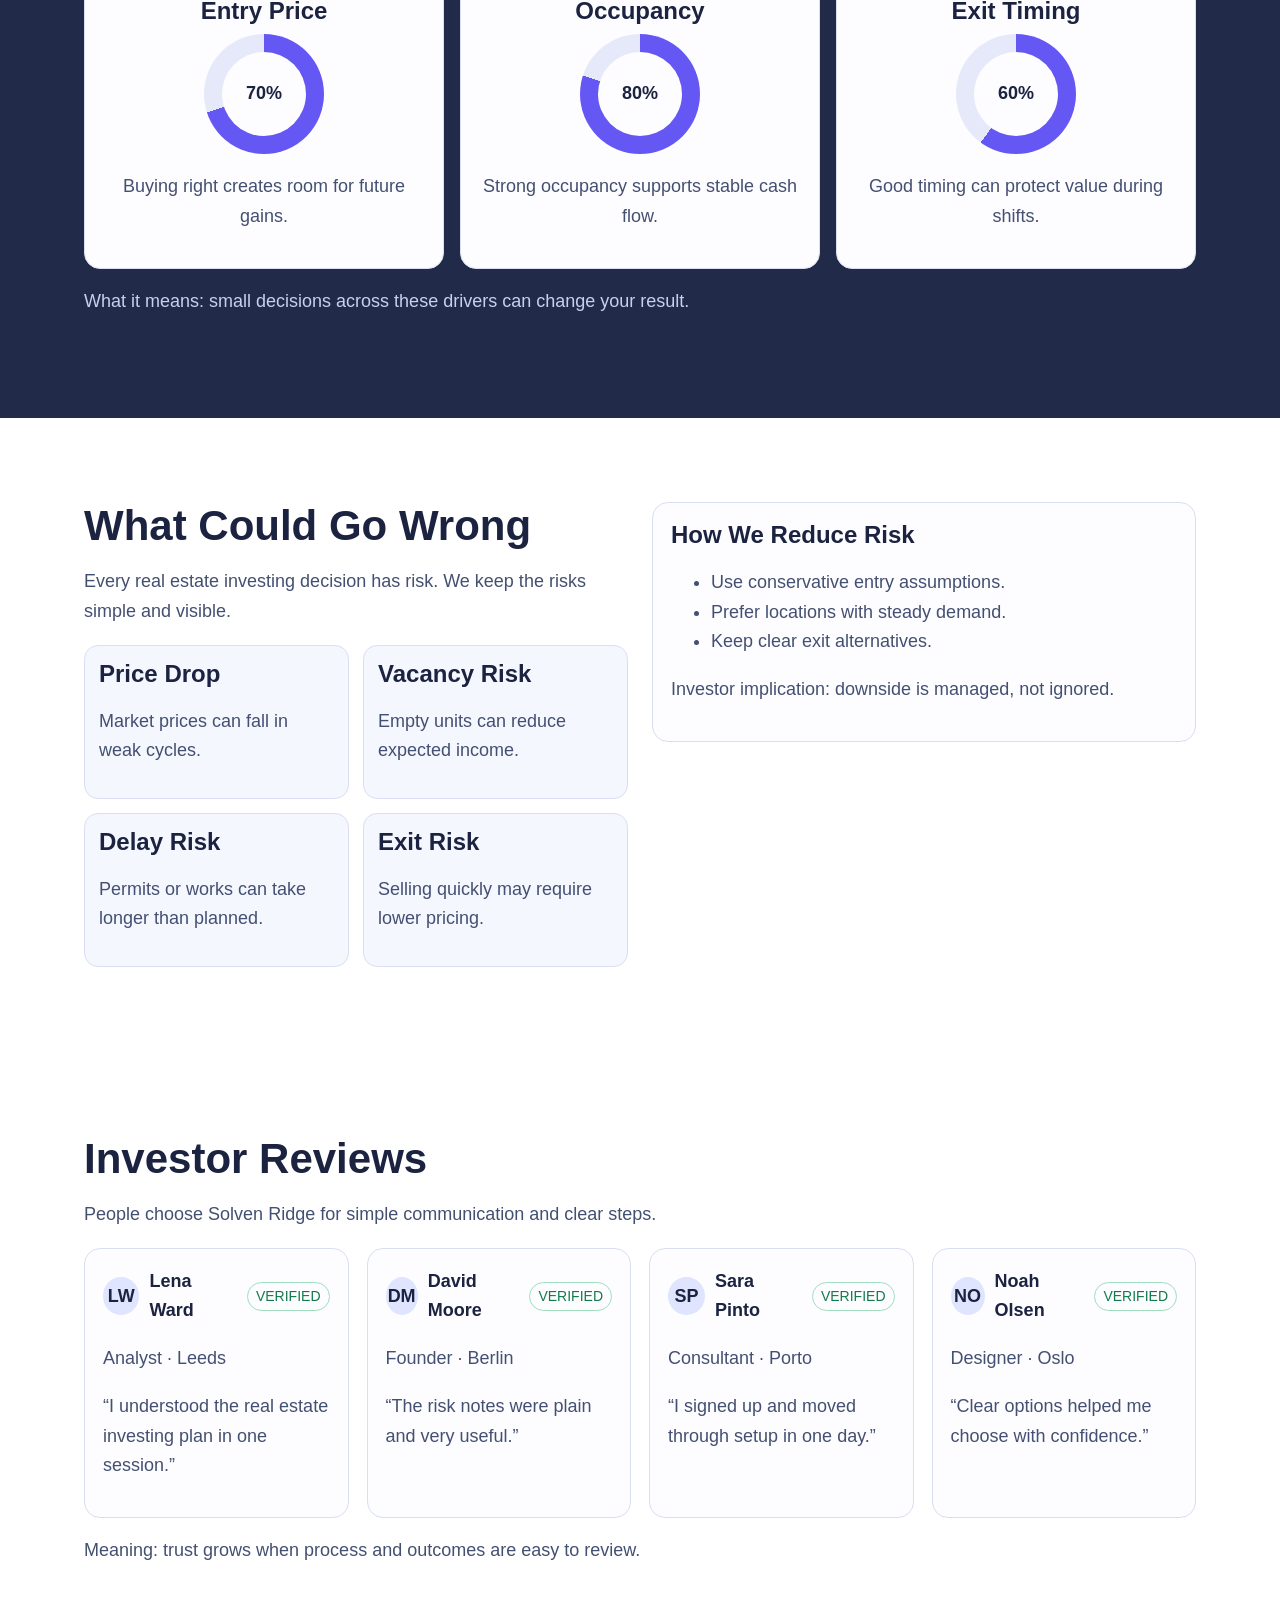
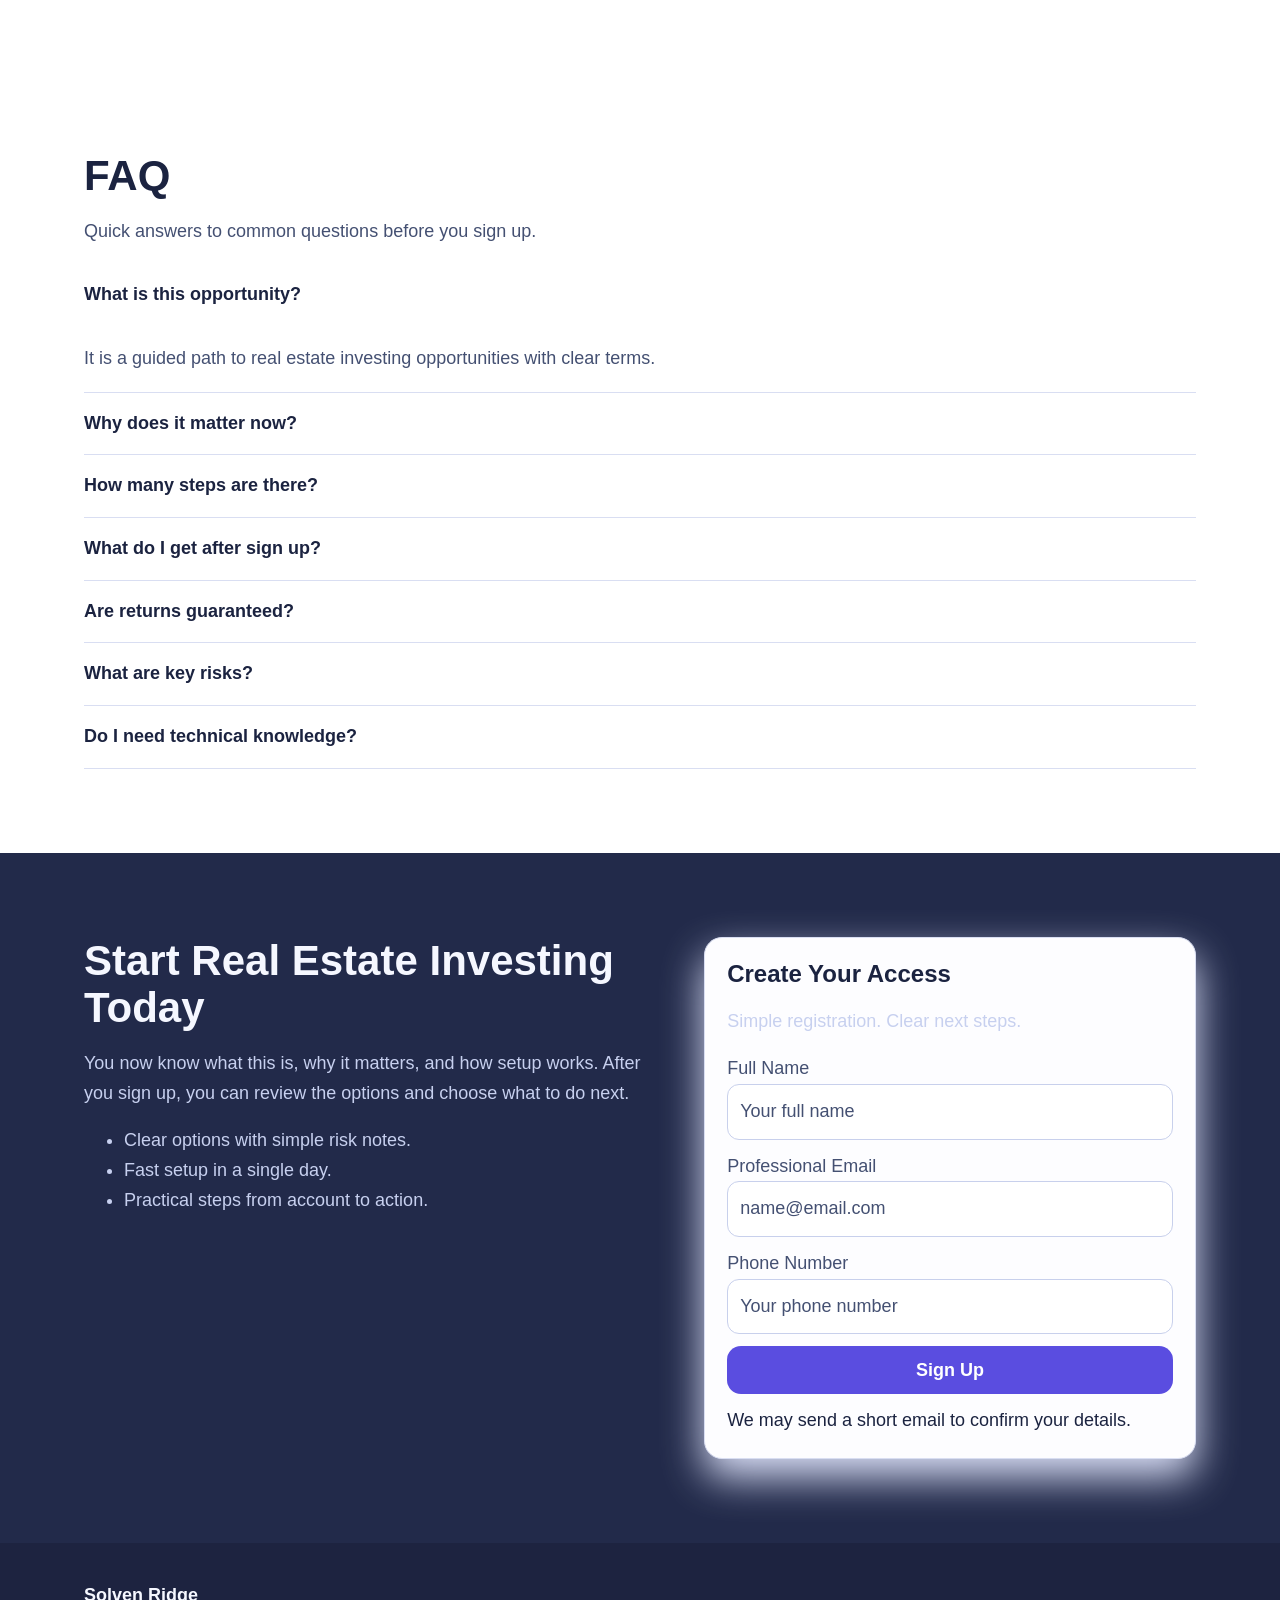
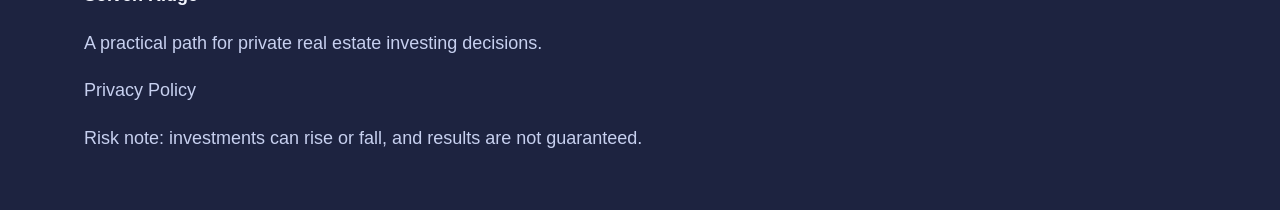
<file: jp/index.html>
<!doctype html>
<html lang="en">
<head>
  <meta charset="utf-8" />
  <meta name="viewport" content="width=device-width, initial-scale=1" />
  <title>Solven Ridge Real Estate Investing | 日本語</title>
  <meta name="description" content="Clear real estate investing path for private investors. Learn process, outcomes, risks, and sign up fast. (日本語)" />
  <link rel="canonical" href="https://www.solvenridge.com/jp/index.html" />
  <link rel="alternate" hreflang="en" href="https://www.solvenridge.com/index.html" />
  <link rel="alternate" hreflang="de" href="https://www.solvenridge.com/de/index.html" />
  <link rel="alternate" hreflang="fr" href="https://www.solvenridge.com/fr/index.html" />
  <link rel="alternate" hreflang="es" href="https://www.solvenridge.com/es/index.html" />
  <link rel="alternate" hreflang="it" href="https://www.solvenridge.com/it/index.html" />
  <link rel="alternate" hreflang="tr" href="https://www.solvenridge.com/tr/index.html" />
  <link rel="alternate" hreflang="pt" href="https://www.solvenridge.com/pt/index.html" />
  <link rel="alternate" hreflang="ja" href="https://www.solvenridge.com/jp/index.html" />
  <link rel="alternate" hreflang="sk" href="https://www.solvenridge.com/sk/index.html" />
  <link rel="alternate" hreflang="nl-BE" href="https://www.solvenridge.com/be/index.html" />
  <meta property="og:title" content="Solven Ridge Real Estate Investing | 日本語" />
  <meta property="og:description" content="Clear real estate investing path for private investors. Learn process, outcomes, risks, and sign up fast. (日本語)" />
  <meta property="og:type" content="website" />
  <meta property="og:url" content="https://www.solvenridge.com/jp/index.html" />
  <meta name="twitter:card" content="summary_large_image" />
  <meta name="twitter:title" content="Solven Ridge Real Estate Investing | 日本語" />
  <meta name="twitter:description" content="Clear real estate investing path for private investors. Learn process, outcomes, risks, and sign up fast. (日本語)" />
  <link rel="stylesheet" href="../assets/style.css" />
  <script type="application/ld+json">{"@context":"https://schema.org","@type":"Organization","name":"Solven Ridge","url":"https://www.solvenridge.com","logo":"https://www.solvenridge.com/assets/img/logo.svg"}</script>
  <script type="application/ld+json">{"@context":"https://schema.org","@type":"WebSite","name":"Solven Ridge","url":"https://www.solvenridge.com"}</script>
  <script type="application/ld+json">{"@context":"https://schema.org","@type":"Review","itemReviewed":{"@type":"Service","name":"Solven Ridge"},"author":{"@type":"Person","name":"Lena Ward"},"reviewRating":{"@type":"Rating","ratingValue":"5","bestRating":"5"},"reviewBody":"Simple steps and clear property investment updates."}</script>
  <script type="application/ld+json">{"@context":"https://schema.org","@type":"FAQPage","mainEntity":[{"@type":"Question","name":"What is Solven Ridge?","acceptedAnswer":{"@type":"Answer","text":"It is a platform for real estate investing with clear steps."}},{"@type":"Question","name":"How fast is setup?","acceptedAnswer":{"@type":"Answer","text":"Most people finish setup in 24 hours."}}]}</script>
</head>
<body>
<header class="site-header" aria-label="Top header">
  <div class="container header-inner">
    <a class="brand" href="../index.html">Solven Ridge</a>
    <nav class="main-nav" aria-label="Primary navigation">
      <a href="#market">Why Market</a><a href="#model">Model</a><a href="#metrics">Metrics</a><a href="#faq">FAQ</a>
    </nav>
    <div class="header-right">
      <div class="lang-wrap desktop-only" data-lang-wrap>
        <button class="lang-current" data-lang-btn aria-expanded="false">日本語</button>
        <div class="lang-menu" role="menu"><a href="../index.html"><span class="flag"><svg viewBox="0 0 3 2" xmlns="http://www.w3.org/2000/svg"><path fill="#012169" d="M0 0h3v2H0z"/><path stroke="#fff" stroke-width=".4" d="M0 0l3 2M3 0L0 2"/><path stroke="#C8102E" stroke-width=".22" d="M0 0l3 2M3 0L0 2"/><path stroke="#fff" stroke-width=".6" d="M1.5 0v2M0 1h3"/><path stroke="#C8102E" stroke-width=".36" d="M1.5 0v2M0 1h3"/></svg></span>English</a>
<a href="../de/index.html"><span class="flag"><svg viewBox="0 0 5 3" xmlns="http://www.w3.org/2000/svg"><path d="M0 0h5v1H0z"/><path fill="#DD0000" d="M0 1h5v1H0z"/><path fill="#FFCE00" d="M0 2h5v1H0z"/></svg></span>Deutsch</a>
<a href="../fr/index.html"><span class="flag"><svg viewBox="0 0 3 2" xmlns="http://www.w3.org/2000/svg"><path fill="#0055A4" d="M0 0h1v2H0z"/><path fill="#fff" d="M1 0h1v2H1z"/><path fill="#EF4135" d="M2 0h1v2H2z"/></svg></span>Français</a>
<a href="../es/index.html"><span class="flag"><svg viewBox="0 0 3 2" xmlns="http://www.w3.org/2000/svg"><path fill="#AA151B" d="M0 0h3v.5H0zM0 1.5h3V2H0z"/><path fill="#F1BF00" d="M0 .5h3v1H0z"/></svg></span>Español</a>
<a href="../it/index.html"><span class="flag"><svg viewBox="0 0 3 2" xmlns="http://www.w3.org/2000/svg"><path fill="#009246" d="M0 0h1v2H0z"/><path fill="#fff" d="M1 0h1v2H1z"/><path fill="#CE2B37" d="M2 0h1v2H2z"/></svg></span>Italiano</a>
<a href="../tr/index.html"><span class="flag"><svg viewBox="0 0 6 4" xmlns="http://www.w3.org/2000/svg"><rect width="6" height="4" fill="#E30A17"/><circle cx="2.6" cy="2" r="1" fill="#fff"/><circle cx="2.9" cy="2" r=".8" fill="#E30A17"/><polygon fill="#fff" points="3.8,2 4.7,2.3 4.15,1.55 4.15,2.45 4.7,1.7"/></svg></span>Türkçe</a>
<a href="../pt/index.html"><span class="flag"><svg viewBox="0 0 6 4" xmlns="http://www.w3.org/2000/svg"><rect width="2.4" height="4" fill="#006600"/><rect x="2.4" width="3.6" height="4" fill="#FF0000"/></svg></span>Português</a>
<a href="../jp/index.html"><span class="flag"><svg viewBox="0 0 3 2" xmlns="http://www.w3.org/2000/svg"><rect width="3" height="2" fill="#fff"/><circle cx="1.5" cy="1" r=".55" fill="#BC002D"/></svg></span>日本語</a>
<a href="../sk/index.html"><span class="flag"><svg viewBox="0 0 3 2" xmlns="http://www.w3.org/2000/svg"><path fill="#fff" d="M0 0h3v.67H0z"/><path fill="#0B4EA2" d="M0 .67h3v.66H0z"/><path fill="#EE1C25" d="M0 1.33h3V2H0z"/></svg></span>Slovak</a>
<a href="../be/index.html"><span class="flag"><svg viewBox="0 0 3 2" xmlns="http://www.w3.org/2000/svg"><path fill="#000" d="M0 0h1v2H0z"/><path fill="#FFD90C" d="M1 0h1v2H1z"/><path fill="#EF3340" d="M2 0h1v2H2z"/></svg></span>Nederlands (BE)</a></div>
      </div>
      <a class="btn btn-primary desktop-only" href="#signup-end">Sign Up</a>
      <button class="burger" data-burger aria-label="Open menu">☰</button>
    </div>
  </div>
</header>
<div class="drawer-overlay" data-overlay></div>
<aside class="drawer" data-drawer aria-label="Mobile menu">
  <div class="drawer-top"><strong>Menu</strong><button class="icon-close" data-drawer-close aria-label="Close menu">×</button></div>
  <nav class="drawer-nav"><a href="#market">Why Market</a><a href="#model">Model</a><a href="#metrics">Metrics</a><a href="#faq">FAQ</a></nav>
  <div class="lang-wrap" data-lang-wrap>
    <button class="lang-current" data-lang-btn>日本語</button>
    <div class="lang-menu"><a href="../index.html"><span class="flag"><svg viewBox="0 0 3 2" xmlns="http://www.w3.org/2000/svg"><path fill="#012169" d="M0 0h3v2H0z"/><path stroke="#fff" stroke-width=".4" d="M0 0l3 2M3 0L0 2"/><path stroke="#C8102E" stroke-width=".22" d="M0 0l3 2M3 0L0 2"/><path stroke="#fff" stroke-width=".6" d="M1.5 0v2M0 1h3"/><path stroke="#C8102E" stroke-width=".36" d="M1.5 0v2M0 1h3"/></svg></span>English</a>
<a href="../de/index.html"><span class="flag"><svg viewBox="0 0 5 3" xmlns="http://www.w3.org/2000/svg"><path d="M0 0h5v1H0z"/><path fill="#DD0000" d="M0 1h5v1H0z"/><path fill="#FFCE00" d="M0 2h5v1H0z"/></svg></span>Deutsch</a>
<a href="../fr/index.html"><span class="flag"><svg viewBox="0 0 3 2" xmlns="http://www.w3.org/2000/svg"><path fill="#0055A4" d="M0 0h1v2H0z"/><path fill="#fff" d="M1 0h1v2H1z"/><path fill="#EF4135" d="M2 0h1v2H2z"/></svg></span>Français</a>
<a href="../es/index.html"><span class="flag"><svg viewBox="0 0 3 2" xmlns="http://www.w3.org/2000/svg"><path fill="#AA151B" d="M0 0h3v.5H0zM0 1.5h3V2H0z"/><path fill="#F1BF00" d="M0 .5h3v1H0z"/></svg></span>Español</a>
<a href="../it/index.html"><span class="flag"><svg viewBox="0 0 3 2" xmlns="http://www.w3.org/2000/svg"><path fill="#009246" d="M0 0h1v2H0z"/><path fill="#fff" d="M1 0h1v2H1z"/><path fill="#CE2B37" d="M2 0h1v2H2z"/></svg></span>Italiano</a>
<a href="../tr/index.html"><span class="flag"><svg viewBox="0 0 6 4" xmlns="http://www.w3.org/2000/svg"><rect width="6" height="4" fill="#E30A17"/><circle cx="2.6" cy="2" r="1" fill="#fff"/><circle cx="2.9" cy="2" r=".8" fill="#E30A17"/><polygon fill="#fff" points="3.8,2 4.7,2.3 4.15,1.55 4.15,2.45 4.7,1.7"/></svg></span>Türkçe</a>
<a href="../pt/index.html"><span class="flag"><svg viewBox="0 0 6 4" xmlns="http://www.w3.org/2000/svg"><rect width="2.4" height="4" fill="#006600"/><rect x="2.4" width="3.6" height="4" fill="#FF0000"/></svg></span>Português</a>
<a href="../jp/index.html"><span class="flag"><svg viewBox="0 0 3 2" xmlns="http://www.w3.org/2000/svg"><rect width="3" height="2" fill="#fff"/><circle cx="1.5" cy="1" r=".55" fill="#BC002D"/></svg></span>日本語</a>
<a href="../sk/index.html"><span class="flag"><svg viewBox="0 0 3 2" xmlns="http://www.w3.org/2000/svg"><path fill="#fff" d="M0 0h3v.67H0z"/><path fill="#0B4EA2" d="M0 .67h3v.66H0z"/><path fill="#EE1C25" d="M0 1.33h3V2H0z"/></svg></span>Slovak</a>
<a href="../be/index.html"><span class="flag"><svg viewBox="0 0 3 2" xmlns="http://www.w3.org/2000/svg"><path fill="#000" d="M0 0h1v2H0z"/><path fill="#FFD90C" d="M1 0h1v2H1z"/><path fill="#EF3340" d="M2 0h1v2H2z"/></svg></span>Nederlands (BE)</a></div>
  </div>
  <p><a class="btn btn-primary" href="#signup-end">Sign Up</a></p>
</aside>

<main>
<section class="section light hero">
  <div class="container hero-grid">
    <div class="hero-copy" data-animate>
      <h1>Real Estate Investing With Clear Steps</h1>
      <p class="lead">Solven Ridge gives private investors a simple path into real estate investing. The market matters now because pricing gaps and rental demand create fresh opportunities. You get clear options, simple risk notes, and transparent updates. After you sign up, you get instant access to the next steps.</p>
      <div class="performance-panel" aria-label="Performance Range">
        <h3>Typical Outcome Range</h3>
        <div class="perf-grid">
          <div><div class="perf-value">8–15%</div><div class="perf-label">Monthly range</div></div>
          <div><div class="perf-value">80–200%</div><div class="perf-label">Annual range</div></div>
        </div>
        <p class="perf-note">Returns depend on market conditions. Not guaranteed.</p>
      </div>
    </div>
    <form class="form-card" data-animate>
      <h3 class="form-title">Start in Minutes</h3>
      <p class="form-sub">Create your account and see real estate investing options today.</p>
      <div class="form-grid">
        <label>Full Name<input type="text" required placeholder="Your full name" /></label>
        <label>Professional Email<input type="email" required placeholder="name@email.com" /></label>
        <label>Phone Number<input type="tel" required placeholder="Your phone number" /></label>
        <button class="btn btn-primary" type="submit">Sign Up</button>
        <small data-confirm>We may send a short email to confirm your details.</small>
      </div>
    </form>
  </div>
</section>

<section id="market" class="section light"><div class="container split" data-animate><div><h2>Why This Market</h2><p>Real estate investing is growing because homes and rental spaces still serve daily life. Rates are changing, and many owners need fast solutions, which creates entry windows for new investors.</p><ul><li>Demand stays active in core neighborhoods.</li><li>Value gaps appear when sellers need speed.</li><li>Better data makes selection easier.</li></ul><p>What it means: timing and selection can strongly shape your outcome.</p></div><div class="card"><h3>Why Now</h3><p>Real needs support stable demand while pricing resets open room for growth.</p><p class="muted">Investor implication: disciplined entry can improve potential upside.</p></div></div></section>

<section id="model" class="section dark"><div class="container" data-animate><h2>How It Works</h2><p>Here is the simple model for real estate investing with Solven Ridge.</p><div class="card-grid grid-4"><article class="card"><h3>Pick Goal</h3><p>Choose income, growth, or a mix.</p></article><article class="card"><h3>View Deals</h3><p>See property options with simple summaries.</p></article><article class="card"><h3>Check Risk</h3><p>Read risk notes before any decision.</p></article><article class="card"><h3>Track Progress</h3><p>Follow key milestones after entry.</p></article></div><p>What it means: you always know your next action.</p></div></section>

<section class="section light"><div class="container" data-animate><h2>Fast 24H Process</h2><p>Setup is short and practical. You can start quickly without complex steps.</p><div class="card-grid grid-4"><div class="card step"><time>5 Minute</time><h3>Create Login</h3><p>Complete your profile and basic details.</p></div><div class="card step"><time>1–6 Hour</time><h3>Review Options</h3><p>Compare opportunities and choose direction.</p></div><div class="card step"><time>6–12 Hour</time><h3>Confirm Plan</h3><p>Select your preferred investment path.</p></div><div class="card step"><time>12–24 Hour</time><h3>Activate Access</h3><p>Finish setup and unlock dashboard steps.</p></div></div><p>Most people finish setup in 24 hours.</p><p>After you sign up, you will see a clear setup checklist.</p></div></section>

<section id="metrics" class="section light"><div class="container split" data-animate><div><h2>Performance Snapshot</h2><p>This comparison shows historical real estate investing outcomes against a broad market baseline.</p><div class="compare-bars card"><h3>Cycle Comparison</h3><div class="row"><div class="bar-label"><span>Solven Range</span><span>14%</span></div><div class="track"><div class="fill-us" style="width:70%"></div></div></div><div class="row"><div class="bar-label"><span>Market Average</span><span>8%</span></div><div class="track"><div class="fill-market" style="width:40%"></div></div></div><p>Meaning: better deal selection may improve net outcome.</p></div></div><div class="card"><h3>Outcome Context</h3><p>Primary metric uses net annual return estimates.</p><p>Benchmark uses broad property market estimates.</p><p class="muted">Investor implication: compare every opportunity to a simple baseline.</p></div></div></section>

<section class="section dark"><div class="container" data-animate><h2>Insights That Drive Returns</h2><p>Real estate investing outcomes often depend on three practical drivers.</p><div class="rings"><div class="card ring"><h3>Entry Price</h3><div class="circle" style="--deg:252deg"><div class="inner">70%</div></div><p>Buying right creates room for future gains.</p></div><div class="card ring"><h3>Occupancy</h3><div class="circle" style="--deg:288deg"><div class="inner">80%</div></div><p>Strong occupancy supports stable cash flow.</p></div><div class="card ring"><h3>Exit Timing</h3><div class="circle" style="--deg:216deg"><div class="inner">60%</div></div><p>Good timing can protect value during shifts.</p></div></div><p>What it means: small decisions across these drivers can change your result.</p></div></section>

<section class="section light"><div class="container split" data-animate><div><h2>What Could Go Wrong</h2><p>Every real estate investing decision has risk. We keep the risks simple and visible.</p><div class="matrix"><div class="cell"><h3>Price Drop</h3><p>Market prices can fall in weak cycles.</p></div><div class="cell"><h3>Vacancy Risk</h3><p>Empty units can reduce expected income.</p></div><div class="cell"><h3>Delay Risk</h3><p>Permits or works can take longer than planned.</p></div><div class="cell"><h3>Exit Risk</h3><p>Selling quickly may require lower pricing.</p></div></div></div><div class="card"><h3>How We Reduce Risk</h3><ul><li>Use conservative entry assumptions.</li><li>Prefer locations with steady demand.</li><li>Keep clear exit alternatives.</li></ul><p>Investor implication: downside is managed, not ignored.</p></div></div></section>

<section class="section light"><div class="container" data-animate><h2>Investor Reviews</h2><p>People choose Solven Ridge for simple communication and clear steps.</p><div class="card-grid grid-4"><article class="card"><div class="review-head"><div class="avatar">LW</div><strong>Lena Ward</strong><span class="verified">VERIFIED</span></div><p>Analyst · Leeds</p><p>“I understood the real estate investing plan in one session.”</p></article><article class="card"><div class="review-head"><div class="avatar">DM</div><strong>David Moore</strong><span class="verified">VERIFIED</span></div><p>Founder · Berlin</p><p>“The risk notes were plain and very useful.”</p></article><article class="card"><div class="review-head"><div class="avatar">SP</div><strong>Sara Pinto</strong><span class="verified">VERIFIED</span></div><p>Consultant · Porto</p><p>“I signed up and moved through setup in one day.”</p></article><article class="card"><div class="review-head"><div class="avatar">NO</div><strong>Noah Olsen</strong><span class="verified">VERIFIED</span></div><p>Designer · Oslo</p><p>“Clear options helped me choose with confidence.”</p></article></div><p>Meaning: trust grows when process and outcomes are easy to review.</p></div></section>

<section id="faq" class="section light"><div class="container" data-animate><h2>FAQ</h2><p>Quick answers to common questions before you sign up.</p><div class="faq-item open"><button class="faq-btn">What is this opportunity?</button><div class="faq-content"><p>It is a guided path to real estate investing opportunities with clear terms.</p></div></div><div class="faq-item"><button class="faq-btn">Why does it matter now?</button><div class="faq-content"><p>Current price resets and rental demand create openings for new investors.</p></div></div><div class="faq-item"><button class="faq-btn">How many steps are there?</button><div class="faq-content"><p>There are four setup steps, and most users finish within 24 hours.</p></div></div><div class="faq-item"><button class="faq-btn">What do I get after sign up?</button><div class="faq-content"><p>You get instant access to the next steps and a clear checklist.</p></div></div><div class="faq-item"><button class="faq-btn">Are returns guaranteed?</button><div class="faq-content"><p>No. Returns depend on market conditions and are never guaranteed.</p></div></div><div class="faq-item"><button class="faq-btn">What are key risks?</button><div class="faq-content"><p>Main risks include price shifts, vacancy periods, and timeline delays.</p></div></div><div class="faq-item"><button class="faq-btn">Do I need technical knowledge?</button><div class="faq-content"><p>No. Explanations are in simple English with practical examples.</p></div></div></div></section>

<section id="signup-end" class="section dark"><div class="container hero-grid" data-animate><div><h2>Start Real Estate Investing Today</h2><p>You now know what this is, why it matters, and how setup works. After you sign up, you can review the options and choose what to do next.</p><ul><li>Clear options with simple risk notes.</li><li>Fast setup in a single day.</li><li>Practical steps from account to action.</li></ul></div><form class="form-card"><h3 class="form-title">Create Your Access</h3><p class="form-sub">Simple registration. Clear next steps.</p><div class="form-grid"><label>Full Name<input type="text" required placeholder="Your full name" /></label><label>Professional Email<input type="email" required placeholder="name@email.com" /></label><label>Phone Number<input type="tel" required placeholder="Your phone number" /></label><button class="btn btn-primary" type="submit">Sign Up</button><small data-confirm>We may send a short email to confirm your details.</small></div></form></div></section>
</main>

<footer class="footer"><div class="container"><strong>Solven Ridge</strong><p>A practical path for private real estate investing decisions.</p><p><a href="#" data-open-privacy>Privacy Policy</a></p><p>Risk note: investments can rise or fall, and results are not guaranteed.</p></div></footer>

<div class="modal" data-privacy-modal aria-label="Privacy Policy modal"><div class="modal-backdrop" data-close-privacy></div><div class="modal-panel"><button class="icon-close" data-close-privacy aria-label="Close policy">×</button><h2>Privacy Policy</h2><h3>Introduction</h3><p>We explain what data we collect and how we use it.</p><h3>Data collection</h3><p>We collect name, email, phone number, and basic usage data.</p><h3>Legal basis</h3><p>We process data for service delivery and your requested registration.</p><h3>Cookies</h3><p>Cookies help basic site function and simple performance analysis.</p><h3>Retention</h3><p>We keep data only as long as needed for service and legal duties.</p><h3>Third-party sharing</h3><p>We share only with trusted providers needed to operate the service.</p><h3>Security</h3><p>We use practical technical controls to protect stored information.</p><h3>User rights</h3><p>You can request access, correction, or deletion of personal data.</p><h3>International transfers</h3><p>Your data may be processed in other regions with safeguards.</p><h3>Industry risk disclosure</h3><p>Investment outcomes vary with market conditions and can include losses.</p><h3>Contact</h3><p>Email privacy@solvenridge.com for privacy requests.</p><div class="modal-footer"><button class="btn" data-close-privacy>Close</button></div></div></div>
<script src="../assets/app.js" defer></script>
</body></html>
</file>
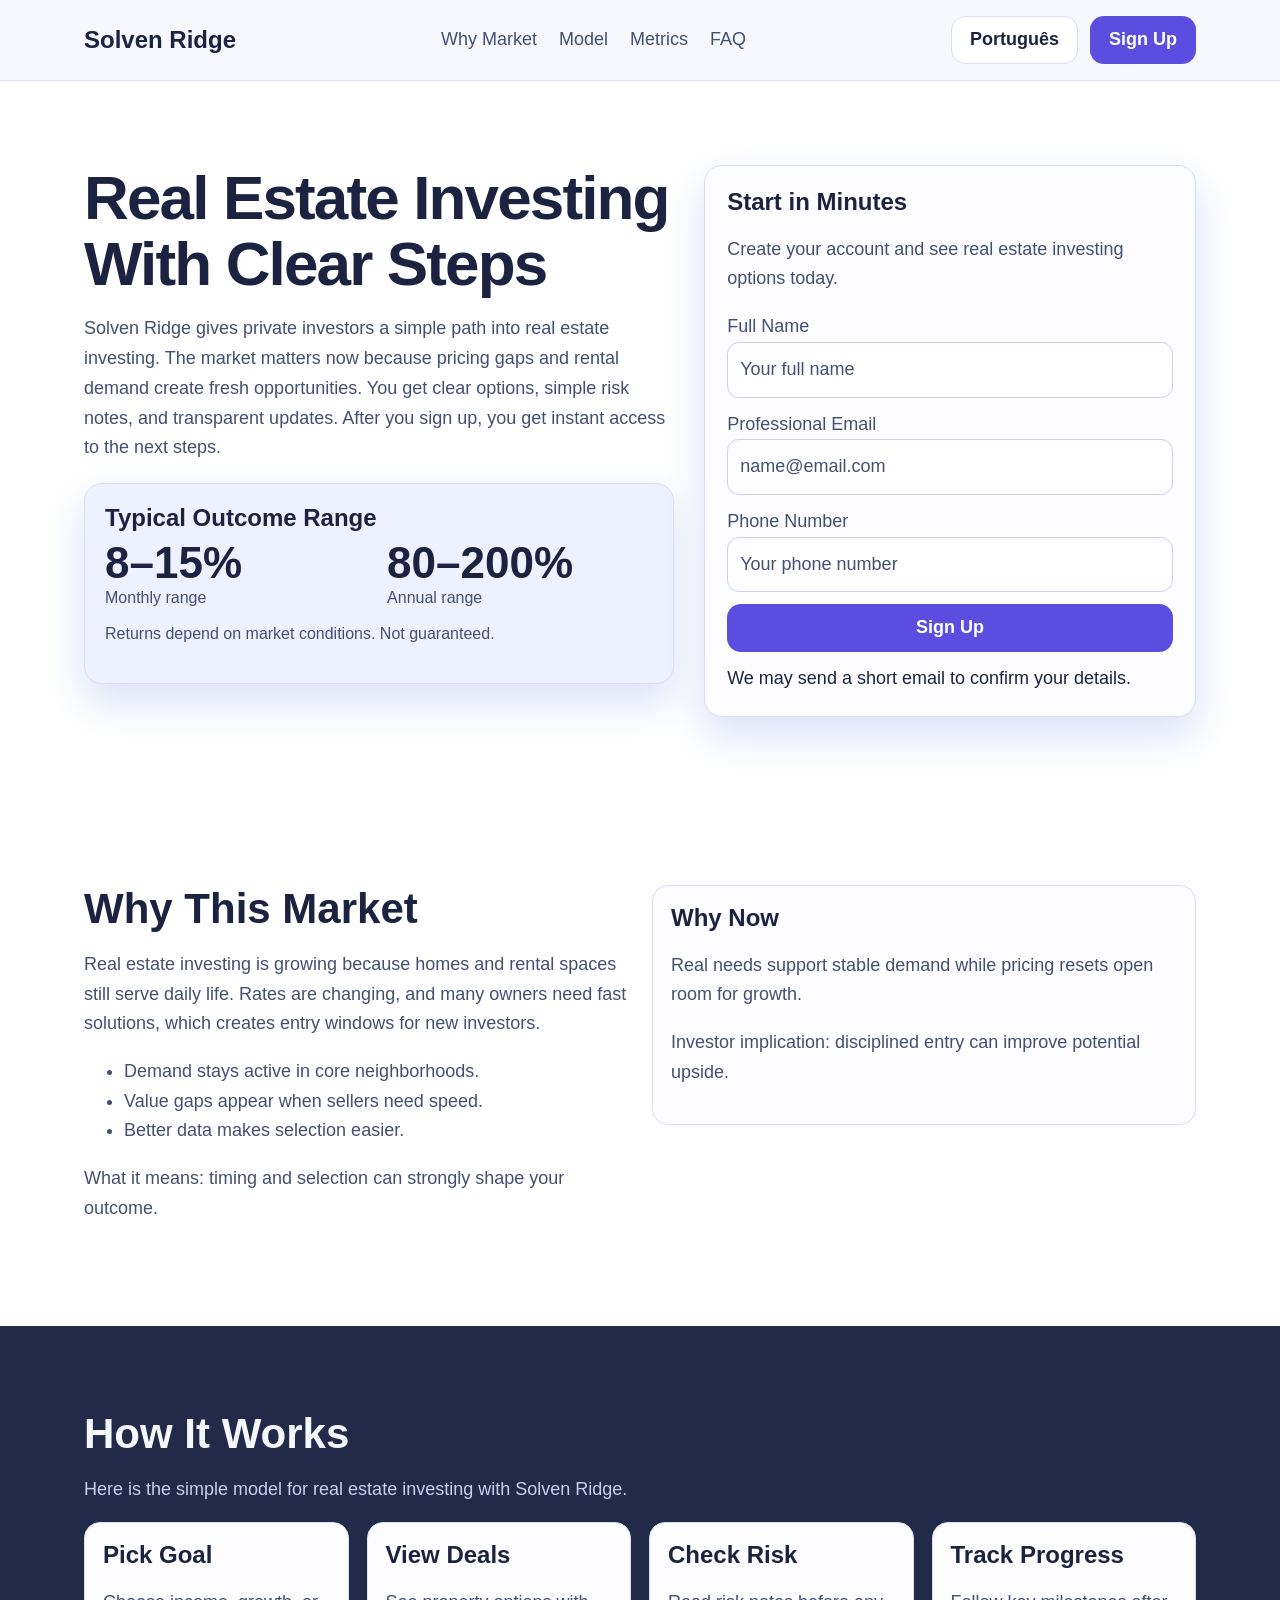
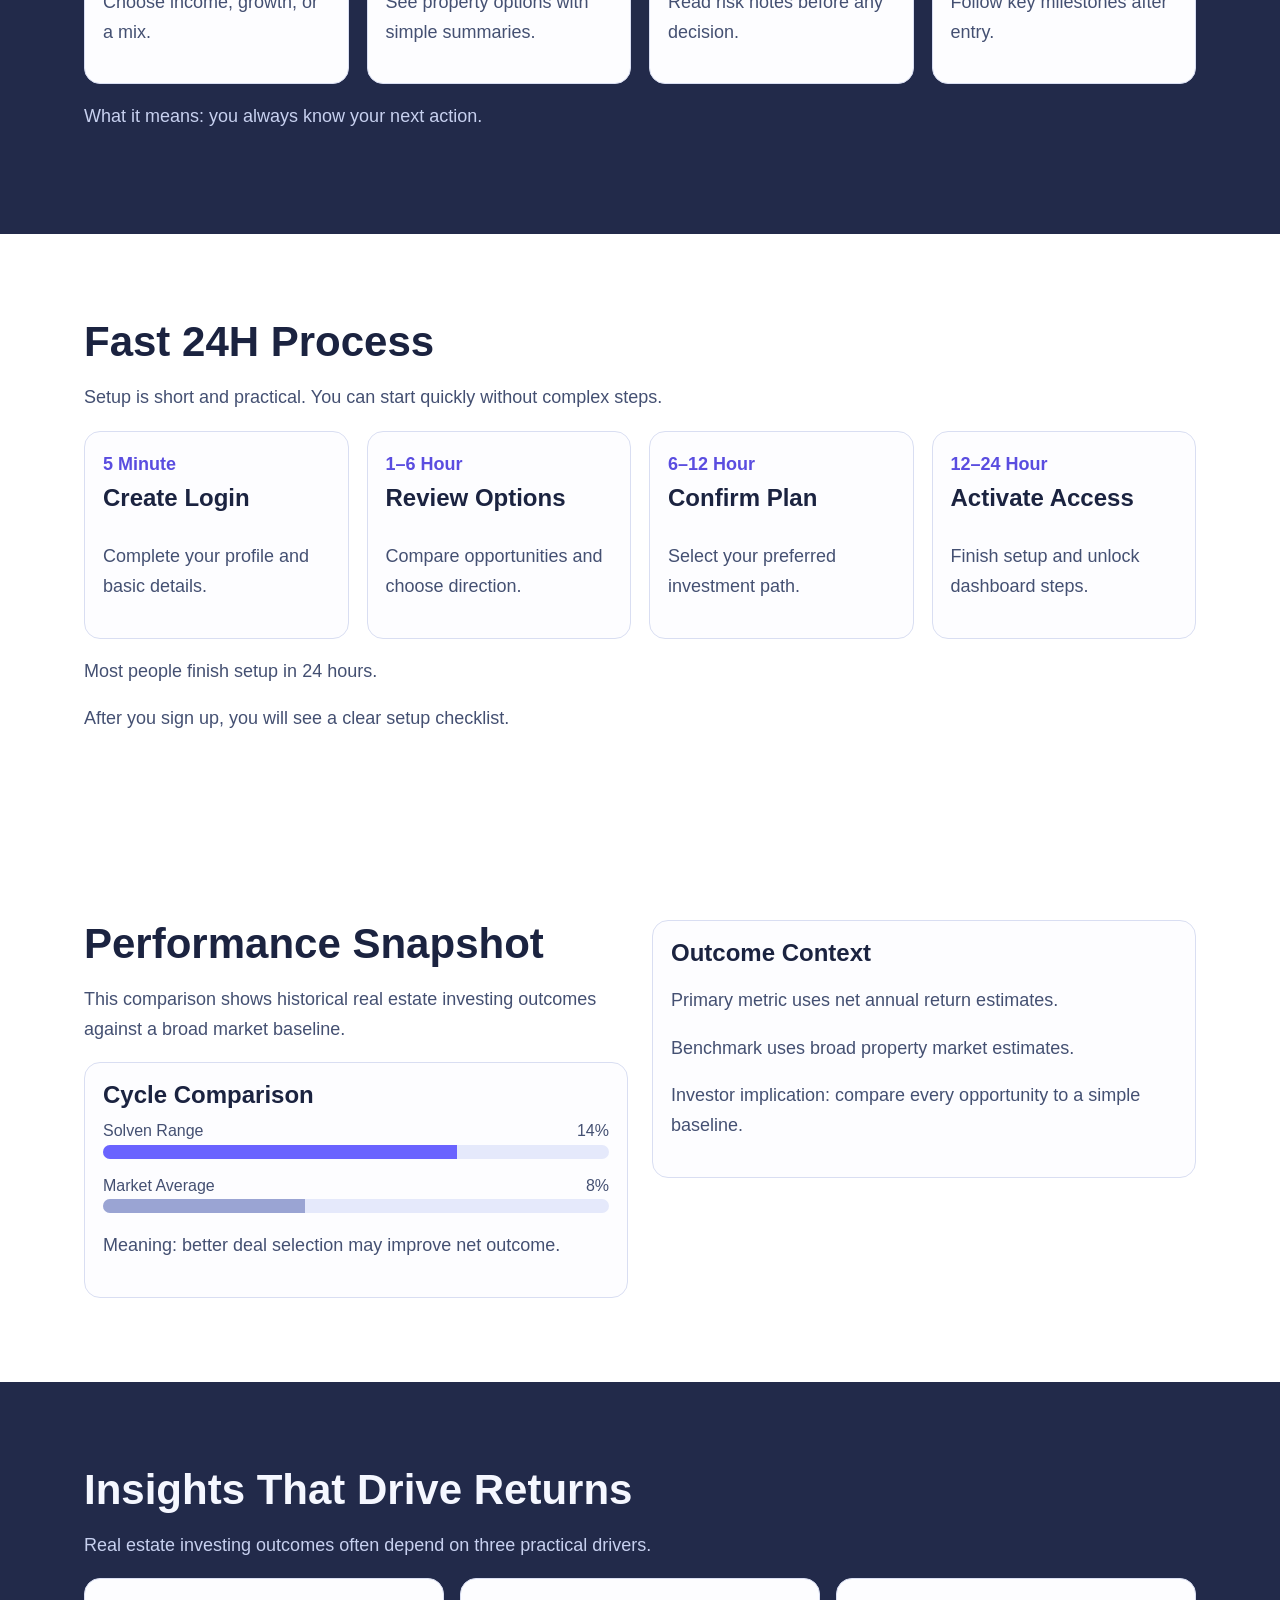
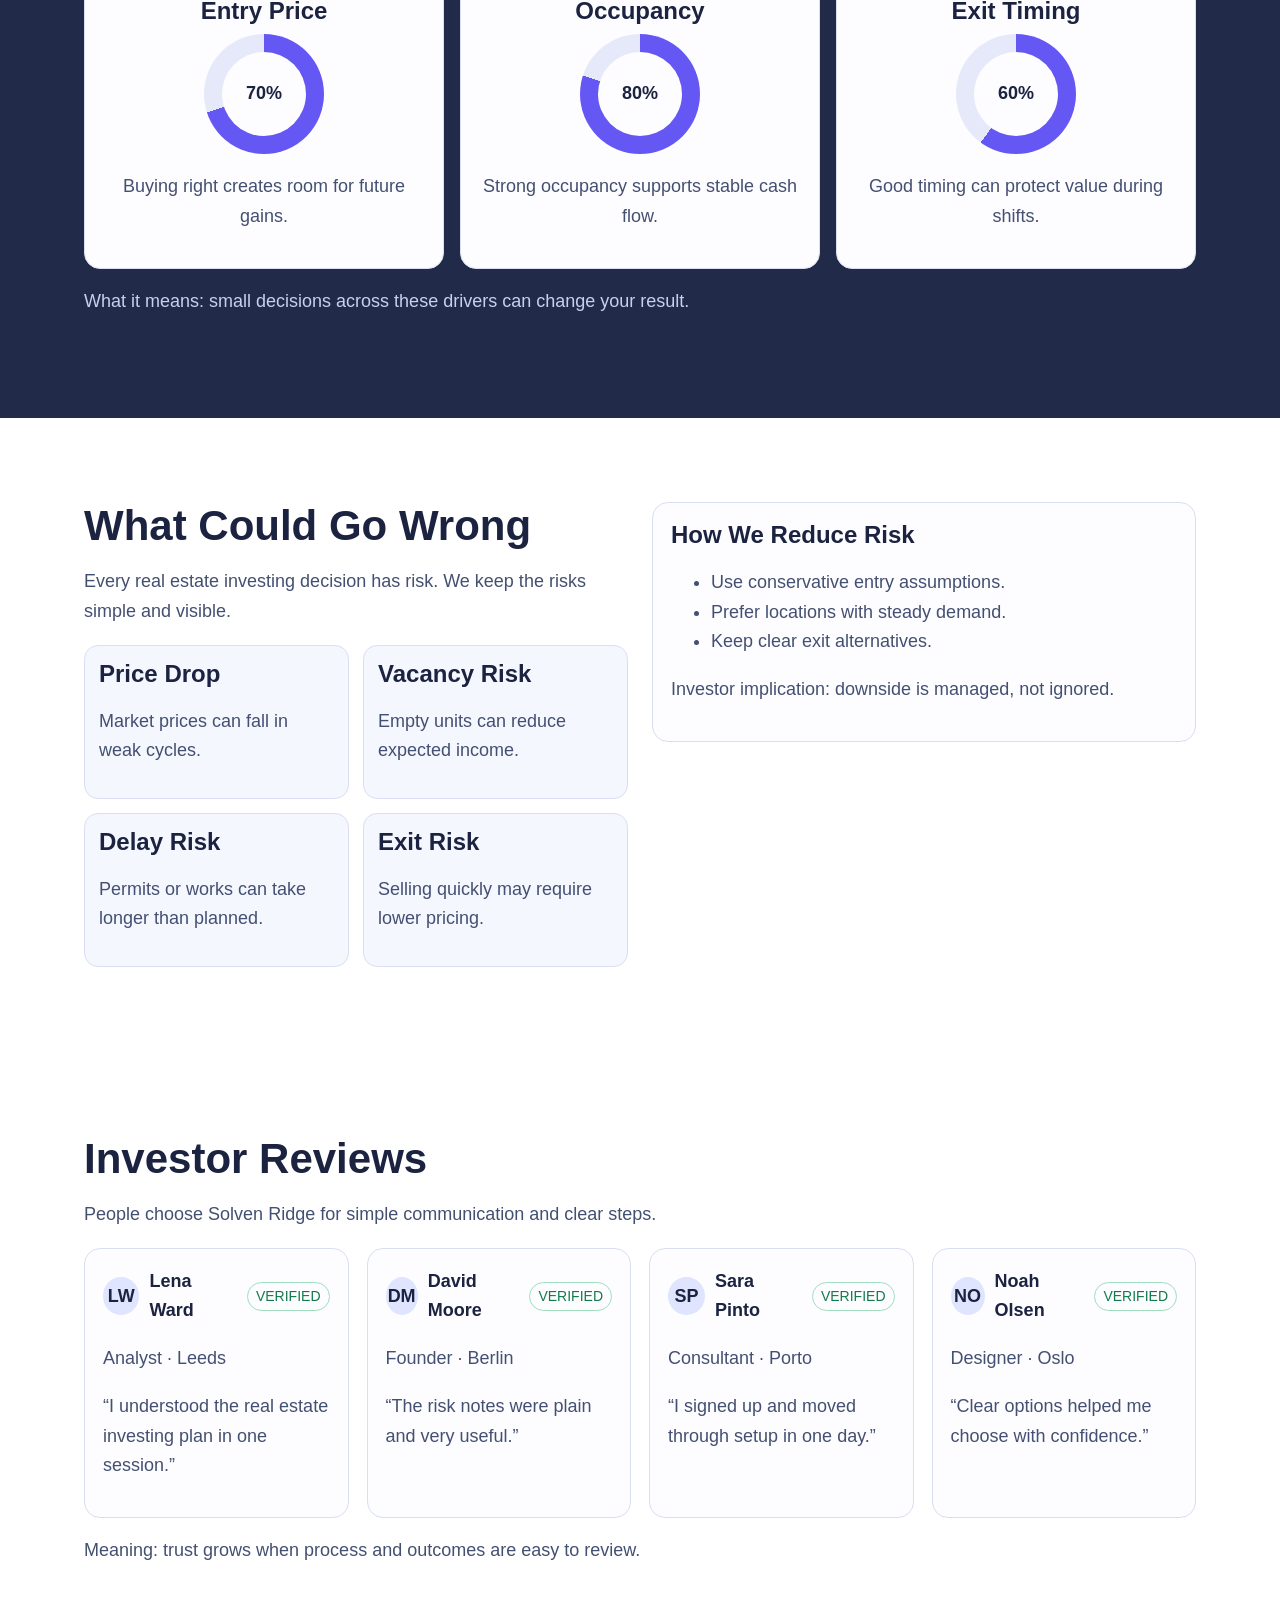
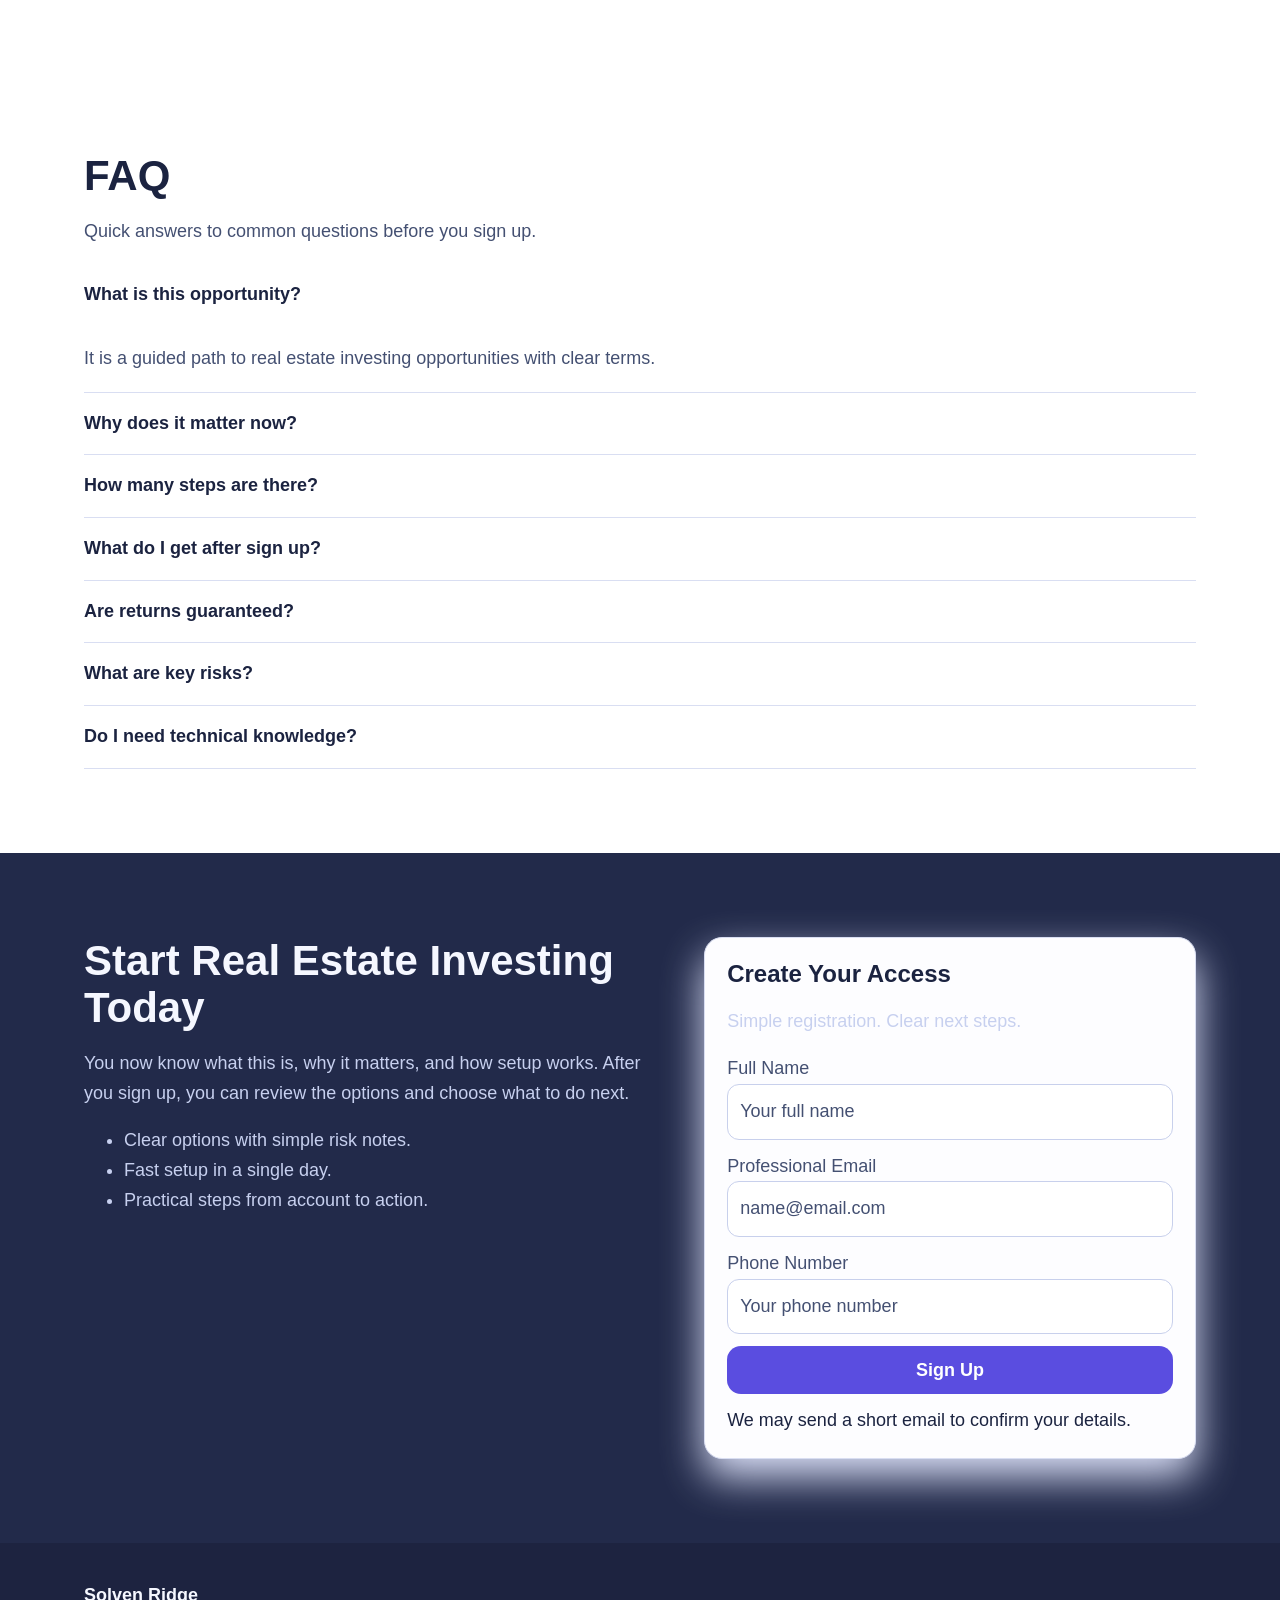
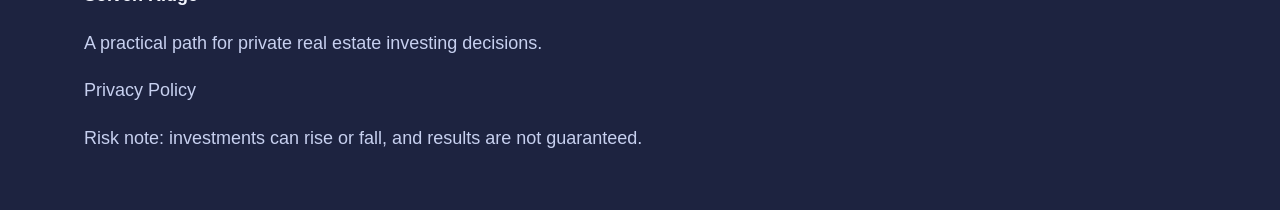
<file: pt/index.html>
<!doctype html>
<html lang="en">
<head>
  <meta charset="utf-8" />
  <meta name="viewport" content="width=device-width, initial-scale=1" />
  <title>Solven Ridge Real Estate Investing | Português</title>
  <meta name="description" content="Clear real estate investing path for private investors. Learn process, outcomes, risks, and sign up fast. (Português)" />
  <link rel="canonical" href="https://www.solvenridge.com/pt/index.html" />
  <link rel="alternate" hreflang="en" href="https://www.solvenridge.com/index.html" />
  <link rel="alternate" hreflang="de" href="https://www.solvenridge.com/de/index.html" />
  <link rel="alternate" hreflang="fr" href="https://www.solvenridge.com/fr/index.html" />
  <link rel="alternate" hreflang="es" href="https://www.solvenridge.com/es/index.html" />
  <link rel="alternate" hreflang="it" href="https://www.solvenridge.com/it/index.html" />
  <link rel="alternate" hreflang="tr" href="https://www.solvenridge.com/tr/index.html" />
  <link rel="alternate" hreflang="pt" href="https://www.solvenridge.com/pt/index.html" />
  <link rel="alternate" hreflang="ja" href="https://www.solvenridge.com/jp/index.html" />
  <link rel="alternate" hreflang="sk" href="https://www.solvenridge.com/sk/index.html" />
  <link rel="alternate" hreflang="nl-BE" href="https://www.solvenridge.com/be/index.html" />
  <meta property="og:title" content="Solven Ridge Real Estate Investing | Português" />
  <meta property="og:description" content="Clear real estate investing path for private investors. Learn process, outcomes, risks, and sign up fast. (Português)" />
  <meta property="og:type" content="website" />
  <meta property="og:url" content="https://www.solvenridge.com/pt/index.html" />
  <meta name="twitter:card" content="summary_large_image" />
  <meta name="twitter:title" content="Solven Ridge Real Estate Investing | Português" />
  <meta name="twitter:description" content="Clear real estate investing path for private investors. Learn process, outcomes, risks, and sign up fast. (Português)" />
  <link rel="stylesheet" href="../assets/style.css" />
  <script type="application/ld+json">{"@context":"https://schema.org","@type":"Organization","name":"Solven Ridge","url":"https://www.solvenridge.com","logo":"https://www.solvenridge.com/assets/img/logo.svg"}</script>
  <script type="application/ld+json">{"@context":"https://schema.org","@type":"WebSite","name":"Solven Ridge","url":"https://www.solvenridge.com"}</script>
  <script type="application/ld+json">{"@context":"https://schema.org","@type":"Review","itemReviewed":{"@type":"Service","name":"Solven Ridge"},"author":{"@type":"Person","name":"Lena Ward"},"reviewRating":{"@type":"Rating","ratingValue":"5","bestRating":"5"},"reviewBody":"Simple steps and clear property investment updates."}</script>
  <script type="application/ld+json">{"@context":"https://schema.org","@type":"FAQPage","mainEntity":[{"@type":"Question","name":"What is Solven Ridge?","acceptedAnswer":{"@type":"Answer","text":"It is a platform for real estate investing with clear steps."}},{"@type":"Question","name":"How fast is setup?","acceptedAnswer":{"@type":"Answer","text":"Most people finish setup in 24 hours."}}]}</script>
</head>
<body>
<header class="site-header" aria-label="Top header">
  <div class="container header-inner">
    <a class="brand" href="../index.html">Solven Ridge</a>
    <nav class="main-nav" aria-label="Primary navigation">
      <a href="#market">Why Market</a><a href="#model">Model</a><a href="#metrics">Metrics</a><a href="#faq">FAQ</a>
    </nav>
    <div class="header-right">
      <div class="lang-wrap desktop-only" data-lang-wrap>
        <button class="lang-current" data-lang-btn aria-expanded="false">Português</button>
        <div class="lang-menu" role="menu"><a href="../index.html"><span class="flag"><svg viewBox="0 0 3 2" xmlns="http://www.w3.org/2000/svg"><path fill="#012169" d="M0 0h3v2H0z"/><path stroke="#fff" stroke-width=".4" d="M0 0l3 2M3 0L0 2"/><path stroke="#C8102E" stroke-width=".22" d="M0 0l3 2M3 0L0 2"/><path stroke="#fff" stroke-width=".6" d="M1.5 0v2M0 1h3"/><path stroke="#C8102E" stroke-width=".36" d="M1.5 0v2M0 1h3"/></svg></span>English</a>
<a href="../de/index.html"><span class="flag"><svg viewBox="0 0 5 3" xmlns="http://www.w3.org/2000/svg"><path d="M0 0h5v1H0z"/><path fill="#DD0000" d="M0 1h5v1H0z"/><path fill="#FFCE00" d="M0 2h5v1H0z"/></svg></span>Deutsch</a>
<a href="../fr/index.html"><span class="flag"><svg viewBox="0 0 3 2" xmlns="http://www.w3.org/2000/svg"><path fill="#0055A4" d="M0 0h1v2H0z"/><path fill="#fff" d="M1 0h1v2H1z"/><path fill="#EF4135" d="M2 0h1v2H2z"/></svg></span>Français</a>
<a href="../es/index.html"><span class="flag"><svg viewBox="0 0 3 2" xmlns="http://www.w3.org/2000/svg"><path fill="#AA151B" d="M0 0h3v.5H0zM0 1.5h3V2H0z"/><path fill="#F1BF00" d="M0 .5h3v1H0z"/></svg></span>Español</a>
<a href="../it/index.html"><span class="flag"><svg viewBox="0 0 3 2" xmlns="http://www.w3.org/2000/svg"><path fill="#009246" d="M0 0h1v2H0z"/><path fill="#fff" d="M1 0h1v2H1z"/><path fill="#CE2B37" d="M2 0h1v2H2z"/></svg></span>Italiano</a>
<a href="../tr/index.html"><span class="flag"><svg viewBox="0 0 6 4" xmlns="http://www.w3.org/2000/svg"><rect width="6" height="4" fill="#E30A17"/><circle cx="2.6" cy="2" r="1" fill="#fff"/><circle cx="2.9" cy="2" r=".8" fill="#E30A17"/><polygon fill="#fff" points="3.8,2 4.7,2.3 4.15,1.55 4.15,2.45 4.7,1.7"/></svg></span>Türkçe</a>
<a href="../pt/index.html"><span class="flag"><svg viewBox="0 0 6 4" xmlns="http://www.w3.org/2000/svg"><rect width="2.4" height="4" fill="#006600"/><rect x="2.4" width="3.6" height="4" fill="#FF0000"/></svg></span>Português</a>
<a href="../jp/index.html"><span class="flag"><svg viewBox="0 0 3 2" xmlns="http://www.w3.org/2000/svg"><rect width="3" height="2" fill="#fff"/><circle cx="1.5" cy="1" r=".55" fill="#BC002D"/></svg></span>日本語</a>
<a href="../sk/index.html"><span class="flag"><svg viewBox="0 0 3 2" xmlns="http://www.w3.org/2000/svg"><path fill="#fff" d="M0 0h3v.67H0z"/><path fill="#0B4EA2" d="M0 .67h3v.66H0z"/><path fill="#EE1C25" d="M0 1.33h3V2H0z"/></svg></span>Slovak</a>
<a href="../be/index.html"><span class="flag"><svg viewBox="0 0 3 2" xmlns="http://www.w3.org/2000/svg"><path fill="#000" d="M0 0h1v2H0z"/><path fill="#FFD90C" d="M1 0h1v2H1z"/><path fill="#EF3340" d="M2 0h1v2H2z"/></svg></span>Nederlands (BE)</a></div>
      </div>
      <a class="btn btn-primary desktop-only" href="#signup-end">Sign Up</a>
      <button class="burger" data-burger aria-label="Open menu">☰</button>
    </div>
  </div>
</header>
<div class="drawer-overlay" data-overlay></div>
<aside class="drawer" data-drawer aria-label="Mobile menu">
  <div class="drawer-top"><strong>Menu</strong><button class="icon-close" data-drawer-close aria-label="Close menu">×</button></div>
  <nav class="drawer-nav"><a href="#market">Why Market</a><a href="#model">Model</a><a href="#metrics">Metrics</a><a href="#faq">FAQ</a></nav>
  <div class="lang-wrap" data-lang-wrap>
    <button class="lang-current" data-lang-btn>Português</button>
    <div class="lang-menu"><a href="../index.html"><span class="flag"><svg viewBox="0 0 3 2" xmlns="http://www.w3.org/2000/svg"><path fill="#012169" d="M0 0h3v2H0z"/><path stroke="#fff" stroke-width=".4" d="M0 0l3 2M3 0L0 2"/><path stroke="#C8102E" stroke-width=".22" d="M0 0l3 2M3 0L0 2"/><path stroke="#fff" stroke-width=".6" d="M1.5 0v2M0 1h3"/><path stroke="#C8102E" stroke-width=".36" d="M1.5 0v2M0 1h3"/></svg></span>English</a>
<a href="../de/index.html"><span class="flag"><svg viewBox="0 0 5 3" xmlns="http://www.w3.org/2000/svg"><path d="M0 0h5v1H0z"/><path fill="#DD0000" d="M0 1h5v1H0z"/><path fill="#FFCE00" d="M0 2h5v1H0z"/></svg></span>Deutsch</a>
<a href="../fr/index.html"><span class="flag"><svg viewBox="0 0 3 2" xmlns="http://www.w3.org/2000/svg"><path fill="#0055A4" d="M0 0h1v2H0z"/><path fill="#fff" d="M1 0h1v2H1z"/><path fill="#EF4135" d="M2 0h1v2H2z"/></svg></span>Français</a>
<a href="../es/index.html"><span class="flag"><svg viewBox="0 0 3 2" xmlns="http://www.w3.org/2000/svg"><path fill="#AA151B" d="M0 0h3v.5H0zM0 1.5h3V2H0z"/><path fill="#F1BF00" d="M0 .5h3v1H0z"/></svg></span>Español</a>
<a href="../it/index.html"><span class="flag"><svg viewBox="0 0 3 2" xmlns="http://www.w3.org/2000/svg"><path fill="#009246" d="M0 0h1v2H0z"/><path fill="#fff" d="M1 0h1v2H1z"/><path fill="#CE2B37" d="M2 0h1v2H2z"/></svg></span>Italiano</a>
<a href="../tr/index.html"><span class="flag"><svg viewBox="0 0 6 4" xmlns="http://www.w3.org/2000/svg"><rect width="6" height="4" fill="#E30A17"/><circle cx="2.6" cy="2" r="1" fill="#fff"/><circle cx="2.9" cy="2" r=".8" fill="#E30A17"/><polygon fill="#fff" points="3.8,2 4.7,2.3 4.15,1.55 4.15,2.45 4.7,1.7"/></svg></span>Türkçe</a>
<a href="../pt/index.html"><span class="flag"><svg viewBox="0 0 6 4" xmlns="http://www.w3.org/2000/svg"><rect width="2.4" height="4" fill="#006600"/><rect x="2.4" width="3.6" height="4" fill="#FF0000"/></svg></span>Português</a>
<a href="../jp/index.html"><span class="flag"><svg viewBox="0 0 3 2" xmlns="http://www.w3.org/2000/svg"><rect width="3" height="2" fill="#fff"/><circle cx="1.5" cy="1" r=".55" fill="#BC002D"/></svg></span>日本語</a>
<a href="../sk/index.html"><span class="flag"><svg viewBox="0 0 3 2" xmlns="http://www.w3.org/2000/svg"><path fill="#fff" d="M0 0h3v.67H0z"/><path fill="#0B4EA2" d="M0 .67h3v.66H0z"/><path fill="#EE1C25" d="M0 1.33h3V2H0z"/></svg></span>Slovak</a>
<a href="../be/index.html"><span class="flag"><svg viewBox="0 0 3 2" xmlns="http://www.w3.org/2000/svg"><path fill="#000" d="M0 0h1v2H0z"/><path fill="#FFD90C" d="M1 0h1v2H1z"/><path fill="#EF3340" d="M2 0h1v2H2z"/></svg></span>Nederlands (BE)</a></div>
  </div>
  <p><a class="btn btn-primary" href="#signup-end">Sign Up</a></p>
</aside>

<main>
<section class="section light hero">
  <div class="container hero-grid">
    <div class="hero-copy" data-animate>
      <h1>Real Estate Investing With Clear Steps</h1>
      <p class="lead">Solven Ridge gives private investors a simple path into real estate investing. The market matters now because pricing gaps and rental demand create fresh opportunities. You get clear options, simple risk notes, and transparent updates. After you sign up, you get instant access to the next steps.</p>
      <div class="performance-panel" aria-label="Performance Range">
        <h3>Typical Outcome Range</h3>
        <div class="perf-grid">
          <div><div class="perf-value">8–15%</div><div class="perf-label">Monthly range</div></div>
          <div><div class="perf-value">80–200%</div><div class="perf-label">Annual range</div></div>
        </div>
        <p class="perf-note">Returns depend on market conditions. Not guaranteed.</p>
      </div>
    </div>
    <form class="form-card" data-animate>
      <h3 class="form-title">Start in Minutes</h3>
      <p class="form-sub">Create your account and see real estate investing options today.</p>
      <div class="form-grid">
        <label>Full Name<input type="text" required placeholder="Your full name" /></label>
        <label>Professional Email<input type="email" required placeholder="name@email.com" /></label>
        <label>Phone Number<input type="tel" required placeholder="Your phone number" /></label>
        <button class="btn btn-primary" type="submit">Sign Up</button>
        <small data-confirm>We may send a short email to confirm your details.</small>
      </div>
    </form>
  </div>
</section>

<section id="market" class="section light"><div class="container split" data-animate><div><h2>Why This Market</h2><p>Real estate investing is growing because homes and rental spaces still serve daily life. Rates are changing, and many owners need fast solutions, which creates entry windows for new investors.</p><ul><li>Demand stays active in core neighborhoods.</li><li>Value gaps appear when sellers need speed.</li><li>Better data makes selection easier.</li></ul><p>What it means: timing and selection can strongly shape your outcome.</p></div><div class="card"><h3>Why Now</h3><p>Real needs support stable demand while pricing resets open room for growth.</p><p class="muted">Investor implication: disciplined entry can improve potential upside.</p></div></div></section>

<section id="model" class="section dark"><div class="container" data-animate><h2>How It Works</h2><p>Here is the simple model for real estate investing with Solven Ridge.</p><div class="card-grid grid-4"><article class="card"><h3>Pick Goal</h3><p>Choose income, growth, or a mix.</p></article><article class="card"><h3>View Deals</h3><p>See property options with simple summaries.</p></article><article class="card"><h3>Check Risk</h3><p>Read risk notes before any decision.</p></article><article class="card"><h3>Track Progress</h3><p>Follow key milestones after entry.</p></article></div><p>What it means: you always know your next action.</p></div></section>

<section class="section light"><div class="container" data-animate><h2>Fast 24H Process</h2><p>Setup is short and practical. You can start quickly without complex steps.</p><div class="card-grid grid-4"><div class="card step"><time>5 Minute</time><h3>Create Login</h3><p>Complete your profile and basic details.</p></div><div class="card step"><time>1–6 Hour</time><h3>Review Options</h3><p>Compare opportunities and choose direction.</p></div><div class="card step"><time>6–12 Hour</time><h3>Confirm Plan</h3><p>Select your preferred investment path.</p></div><div class="card step"><time>12–24 Hour</time><h3>Activate Access</h3><p>Finish setup and unlock dashboard steps.</p></div></div><p>Most people finish setup in 24 hours.</p><p>After you sign up, you will see a clear setup checklist.</p></div></section>

<section id="metrics" class="section light"><div class="container split" data-animate><div><h2>Performance Snapshot</h2><p>This comparison shows historical real estate investing outcomes against a broad market baseline.</p><div class="compare-bars card"><h3>Cycle Comparison</h3><div class="row"><div class="bar-label"><span>Solven Range</span><span>14%</span></div><div class="track"><div class="fill-us" style="width:70%"></div></div></div><div class="row"><div class="bar-label"><span>Market Average</span><span>8%</span></div><div class="track"><div class="fill-market" style="width:40%"></div></div></div><p>Meaning: better deal selection may improve net outcome.</p></div></div><div class="card"><h3>Outcome Context</h3><p>Primary metric uses net annual return estimates.</p><p>Benchmark uses broad property market estimates.</p><p class="muted">Investor implication: compare every opportunity to a simple baseline.</p></div></div></section>

<section class="section dark"><div class="container" data-animate><h2>Insights That Drive Returns</h2><p>Real estate investing outcomes often depend on three practical drivers.</p><div class="rings"><div class="card ring"><h3>Entry Price</h3><div class="circle" style="--deg:252deg"><div class="inner">70%</div></div><p>Buying right creates room for future gains.</p></div><div class="card ring"><h3>Occupancy</h3><div class="circle" style="--deg:288deg"><div class="inner">80%</div></div><p>Strong occupancy supports stable cash flow.</p></div><div class="card ring"><h3>Exit Timing</h3><div class="circle" style="--deg:216deg"><div class="inner">60%</div></div><p>Good timing can protect value during shifts.</p></div></div><p>What it means: small decisions across these drivers can change your result.</p></div></section>

<section class="section light"><div class="container split" data-animate><div><h2>What Could Go Wrong</h2><p>Every real estate investing decision has risk. We keep the risks simple and visible.</p><div class="matrix"><div class="cell"><h3>Price Drop</h3><p>Market prices can fall in weak cycles.</p></div><div class="cell"><h3>Vacancy Risk</h3><p>Empty units can reduce expected income.</p></div><div class="cell"><h3>Delay Risk</h3><p>Permits or works can take longer than planned.</p></div><div class="cell"><h3>Exit Risk</h3><p>Selling quickly may require lower pricing.</p></div></div></div><div class="card"><h3>How We Reduce Risk</h3><ul><li>Use conservative entry assumptions.</li><li>Prefer locations with steady demand.</li><li>Keep clear exit alternatives.</li></ul><p>Investor implication: downside is managed, not ignored.</p></div></div></section>

<section class="section light"><div class="container" data-animate><h2>Investor Reviews</h2><p>People choose Solven Ridge for simple communication and clear steps.</p><div class="card-grid grid-4"><article class="card"><div class="review-head"><div class="avatar">LW</div><strong>Lena Ward</strong><span class="verified">VERIFIED</span></div><p>Analyst · Leeds</p><p>“I understood the real estate investing plan in one session.”</p></article><article class="card"><div class="review-head"><div class="avatar">DM</div><strong>David Moore</strong><span class="verified">VERIFIED</span></div><p>Founder · Berlin</p><p>“The risk notes were plain and very useful.”</p></article><article class="card"><div class="review-head"><div class="avatar">SP</div><strong>Sara Pinto</strong><span class="verified">VERIFIED</span></div><p>Consultant · Porto</p><p>“I signed up and moved through setup in one day.”</p></article><article class="card"><div class="review-head"><div class="avatar">NO</div><strong>Noah Olsen</strong><span class="verified">VERIFIED</span></div><p>Designer · Oslo</p><p>“Clear options helped me choose with confidence.”</p></article></div><p>Meaning: trust grows when process and outcomes are easy to review.</p></div></section>

<section id="faq" class="section light"><div class="container" data-animate><h2>FAQ</h2><p>Quick answers to common questions before you sign up.</p><div class="faq-item open"><button class="faq-btn">What is this opportunity?</button><div class="faq-content"><p>It is a guided path to real estate investing opportunities with clear terms.</p></div></div><div class="faq-item"><button class="faq-btn">Why does it matter now?</button><div class="faq-content"><p>Current price resets and rental demand create openings for new investors.</p></div></div><div class="faq-item"><button class="faq-btn">How many steps are there?</button><div class="faq-content"><p>There are four setup steps, and most users finish within 24 hours.</p></div></div><div class="faq-item"><button class="faq-btn">What do I get after sign up?</button><div class="faq-content"><p>You get instant access to the next steps and a clear checklist.</p></div></div><div class="faq-item"><button class="faq-btn">Are returns guaranteed?</button><div class="faq-content"><p>No. Returns depend on market conditions and are never guaranteed.</p></div></div><div class="faq-item"><button class="faq-btn">What are key risks?</button><div class="faq-content"><p>Main risks include price shifts, vacancy periods, and timeline delays.</p></div></div><div class="faq-item"><button class="faq-btn">Do I need technical knowledge?</button><div class="faq-content"><p>No. Explanations are in simple English with practical examples.</p></div></div></div></section>

<section id="signup-end" class="section dark"><div class="container hero-grid" data-animate><div><h2>Start Real Estate Investing Today</h2><p>You now know what this is, why it matters, and how setup works. After you sign up, you can review the options and choose what to do next.</p><ul><li>Clear options with simple risk notes.</li><li>Fast setup in a single day.</li><li>Practical steps from account to action.</li></ul></div><form class="form-card"><h3 class="form-title">Create Your Access</h3><p class="form-sub">Simple registration. Clear next steps.</p><div class="form-grid"><label>Full Name<input type="text" required placeholder="Your full name" /></label><label>Professional Email<input type="email" required placeholder="name@email.com" /></label><label>Phone Number<input type="tel" required placeholder="Your phone number" /></label><button class="btn btn-primary" type="submit">Sign Up</button><small data-confirm>We may send a short email to confirm your details.</small></div></form></div></section>
</main>

<footer class="footer"><div class="container"><strong>Solven Ridge</strong><p>A practical path for private real estate investing decisions.</p><p><a href="#" data-open-privacy>Privacy Policy</a></p><p>Risk note: investments can rise or fall, and results are not guaranteed.</p></div></footer>

<div class="modal" data-privacy-modal aria-label="Privacy Policy modal"><div class="modal-backdrop" data-close-privacy></div><div class="modal-panel"><button class="icon-close" data-close-privacy aria-label="Close policy">×</button><h2>Privacy Policy</h2><h3>Introduction</h3><p>We explain what data we collect and how we use it.</p><h3>Data collection</h3><p>We collect name, email, phone number, and basic usage data.</p><h3>Legal basis</h3><p>We process data for service delivery and your requested registration.</p><h3>Cookies</h3><p>Cookies help basic site function and simple performance analysis.</p><h3>Retention</h3><p>We keep data only as long as needed for service and legal duties.</p><h3>Third-party sharing</h3><p>We share only with trusted providers needed to operate the service.</p><h3>Security</h3><p>We use practical technical controls to protect stored information.</p><h3>User rights</h3><p>You can request access, correction, or deletion of personal data.</p><h3>International transfers</h3><p>Your data may be processed in other regions with safeguards.</p><h3>Industry risk disclosure</h3><p>Investment outcomes vary with market conditions and can include losses.</p><h3>Contact</h3><p>Email privacy@solvenridge.com for privacy requests.</p><div class="modal-footer"><button class="btn" data-close-privacy>Close</button></div></div></div>
<script src="../assets/app.js" defer></script>
</body></html>
</file>
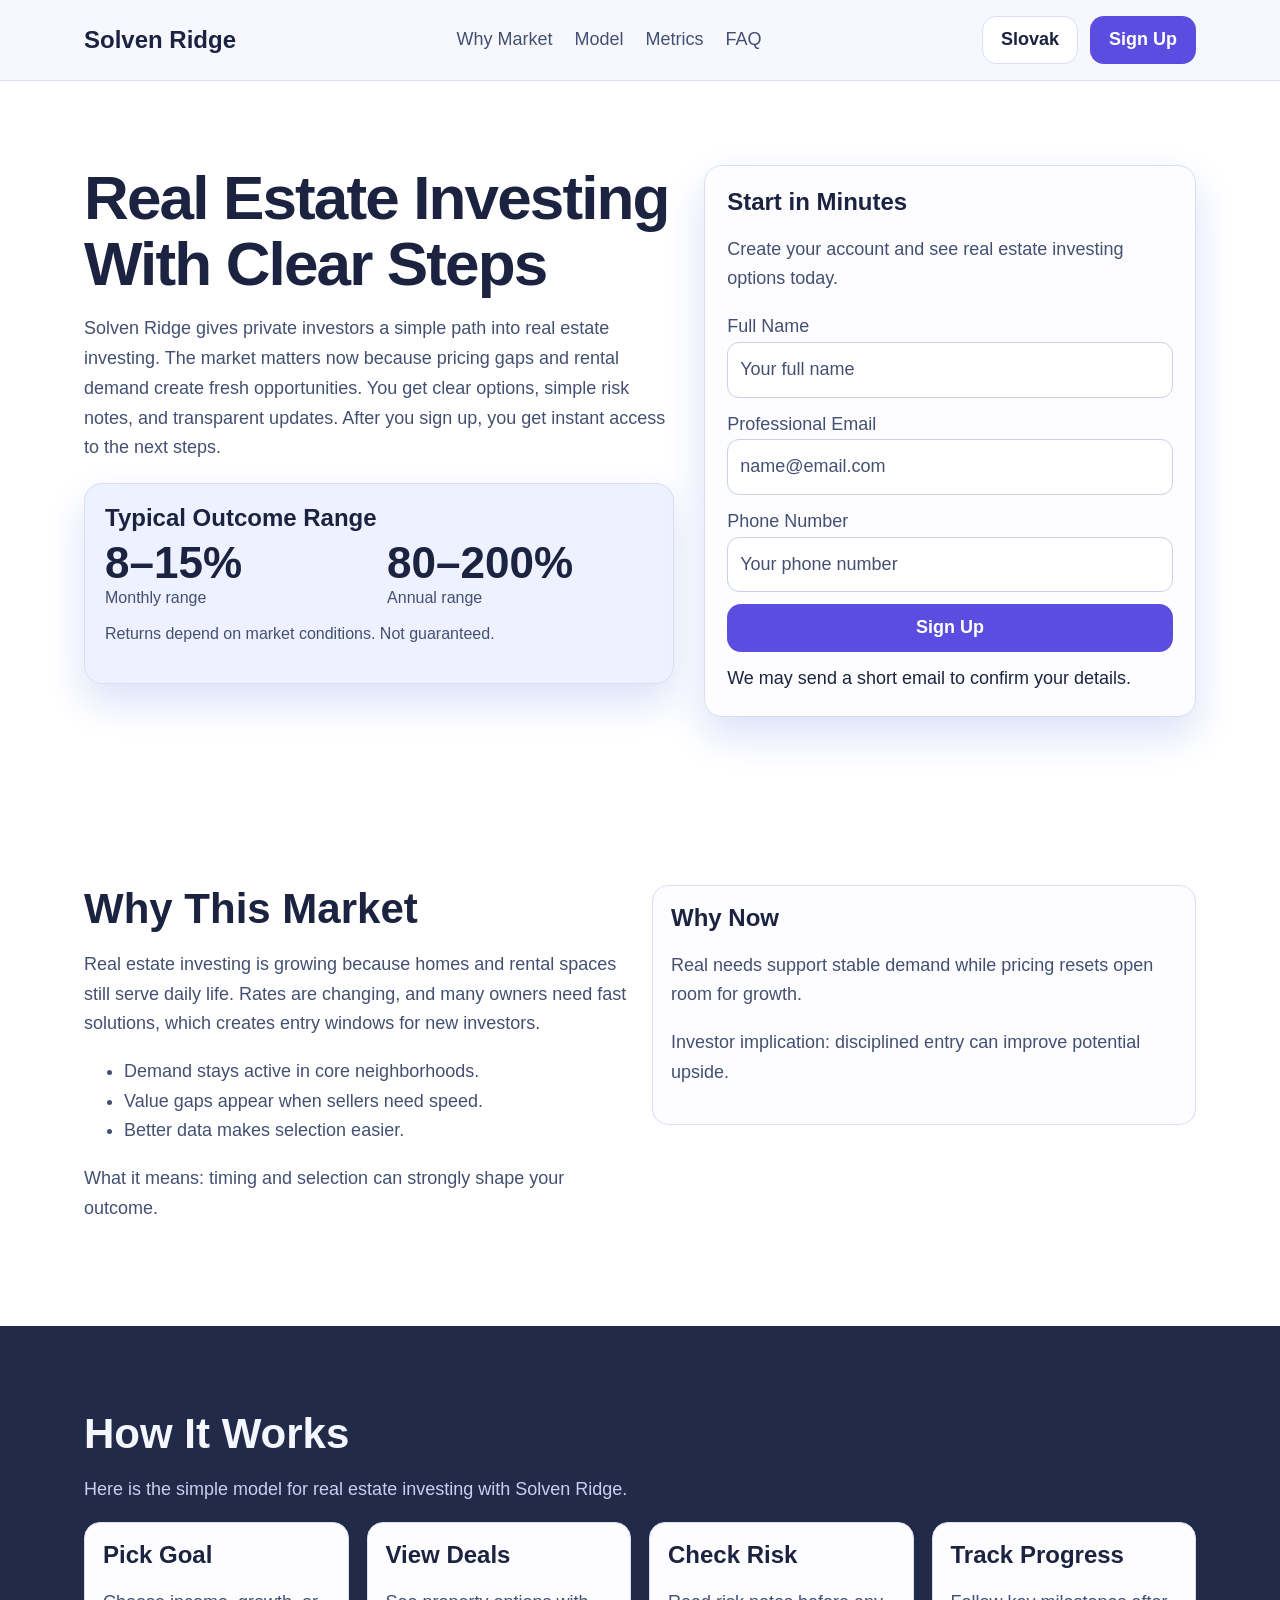
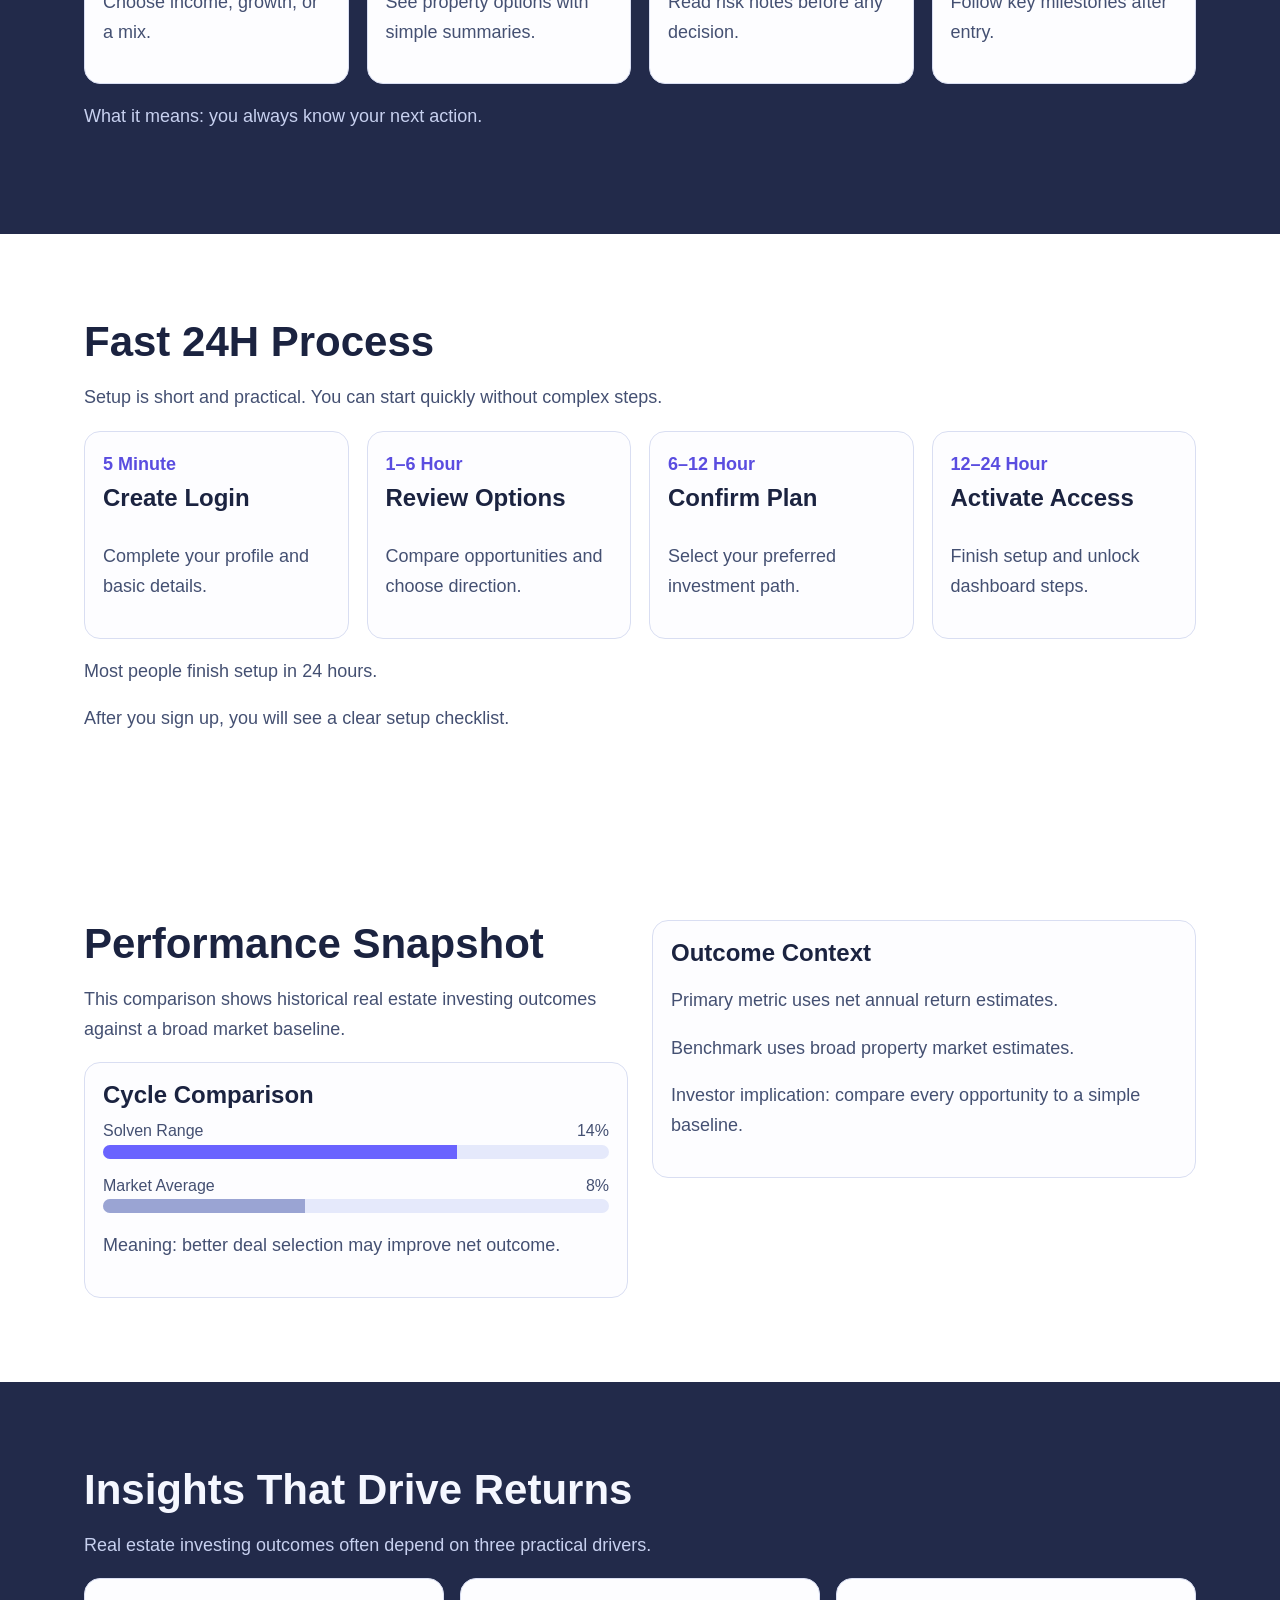
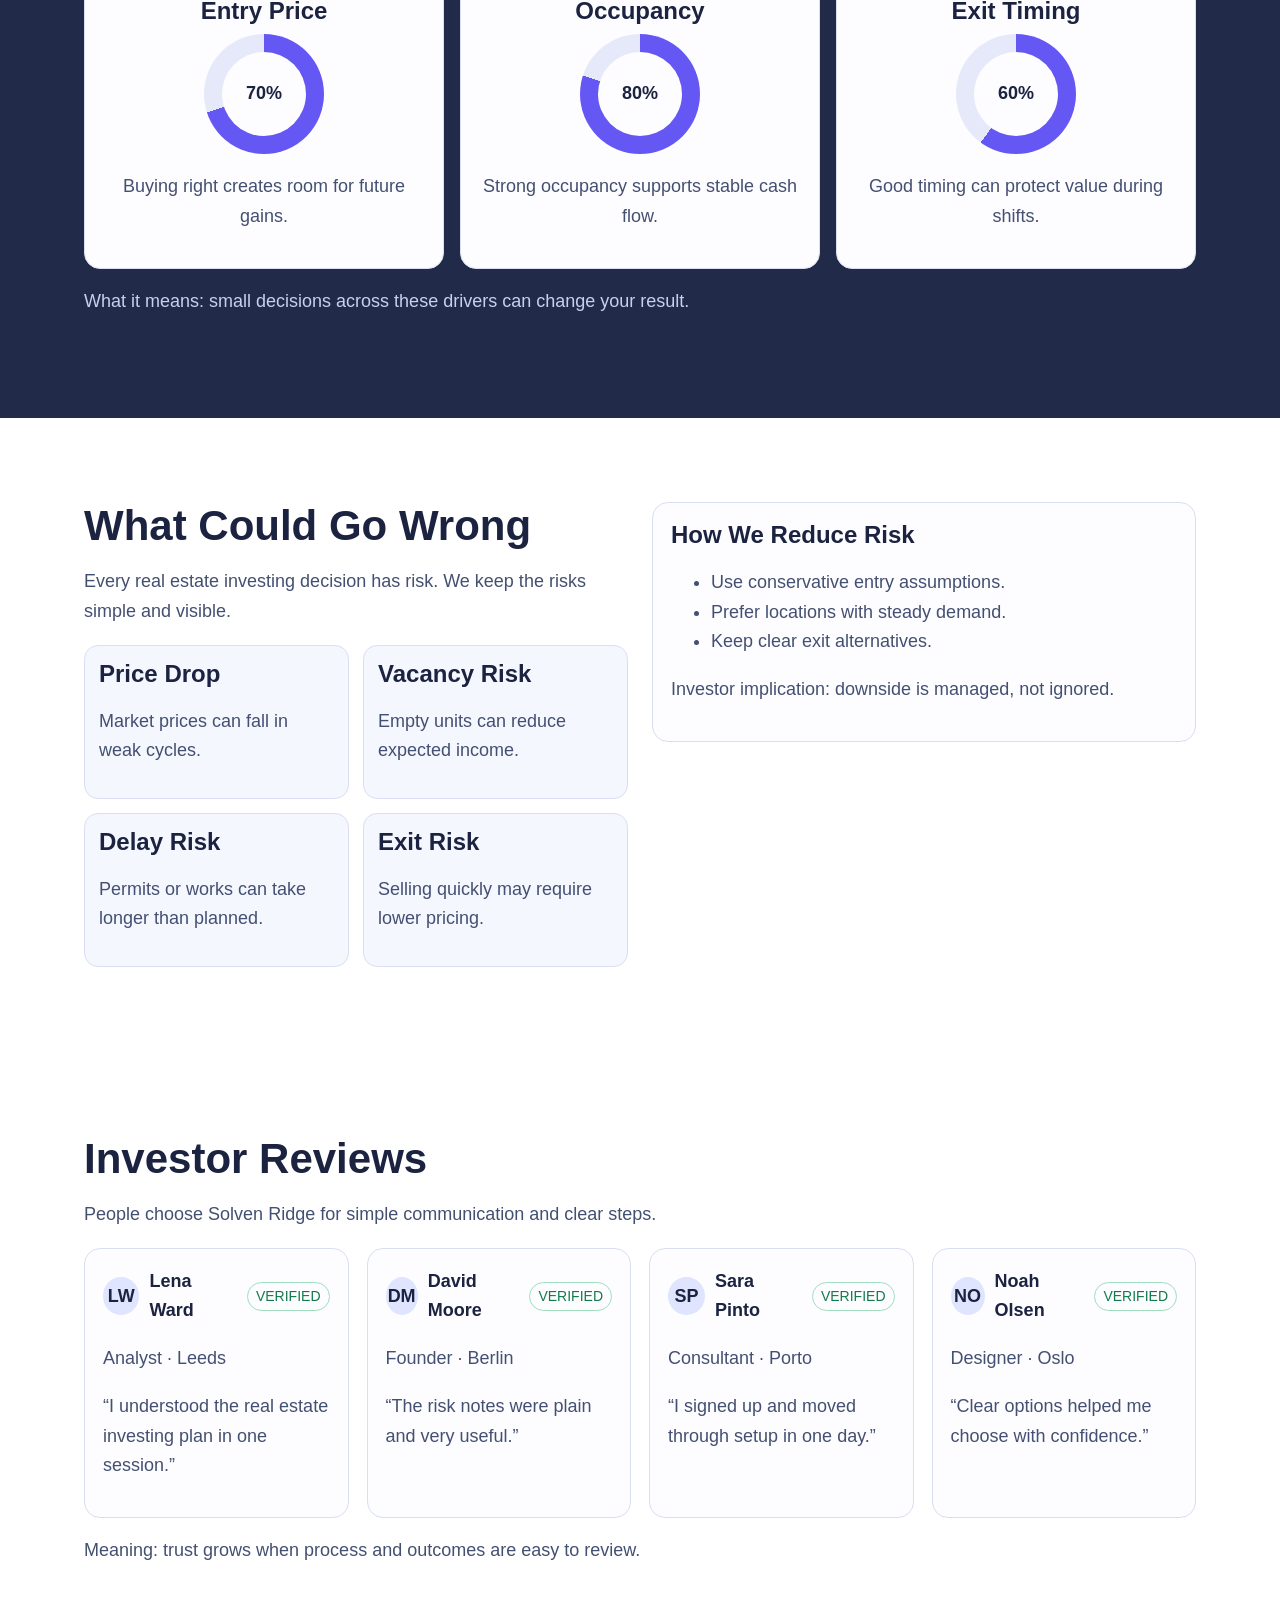
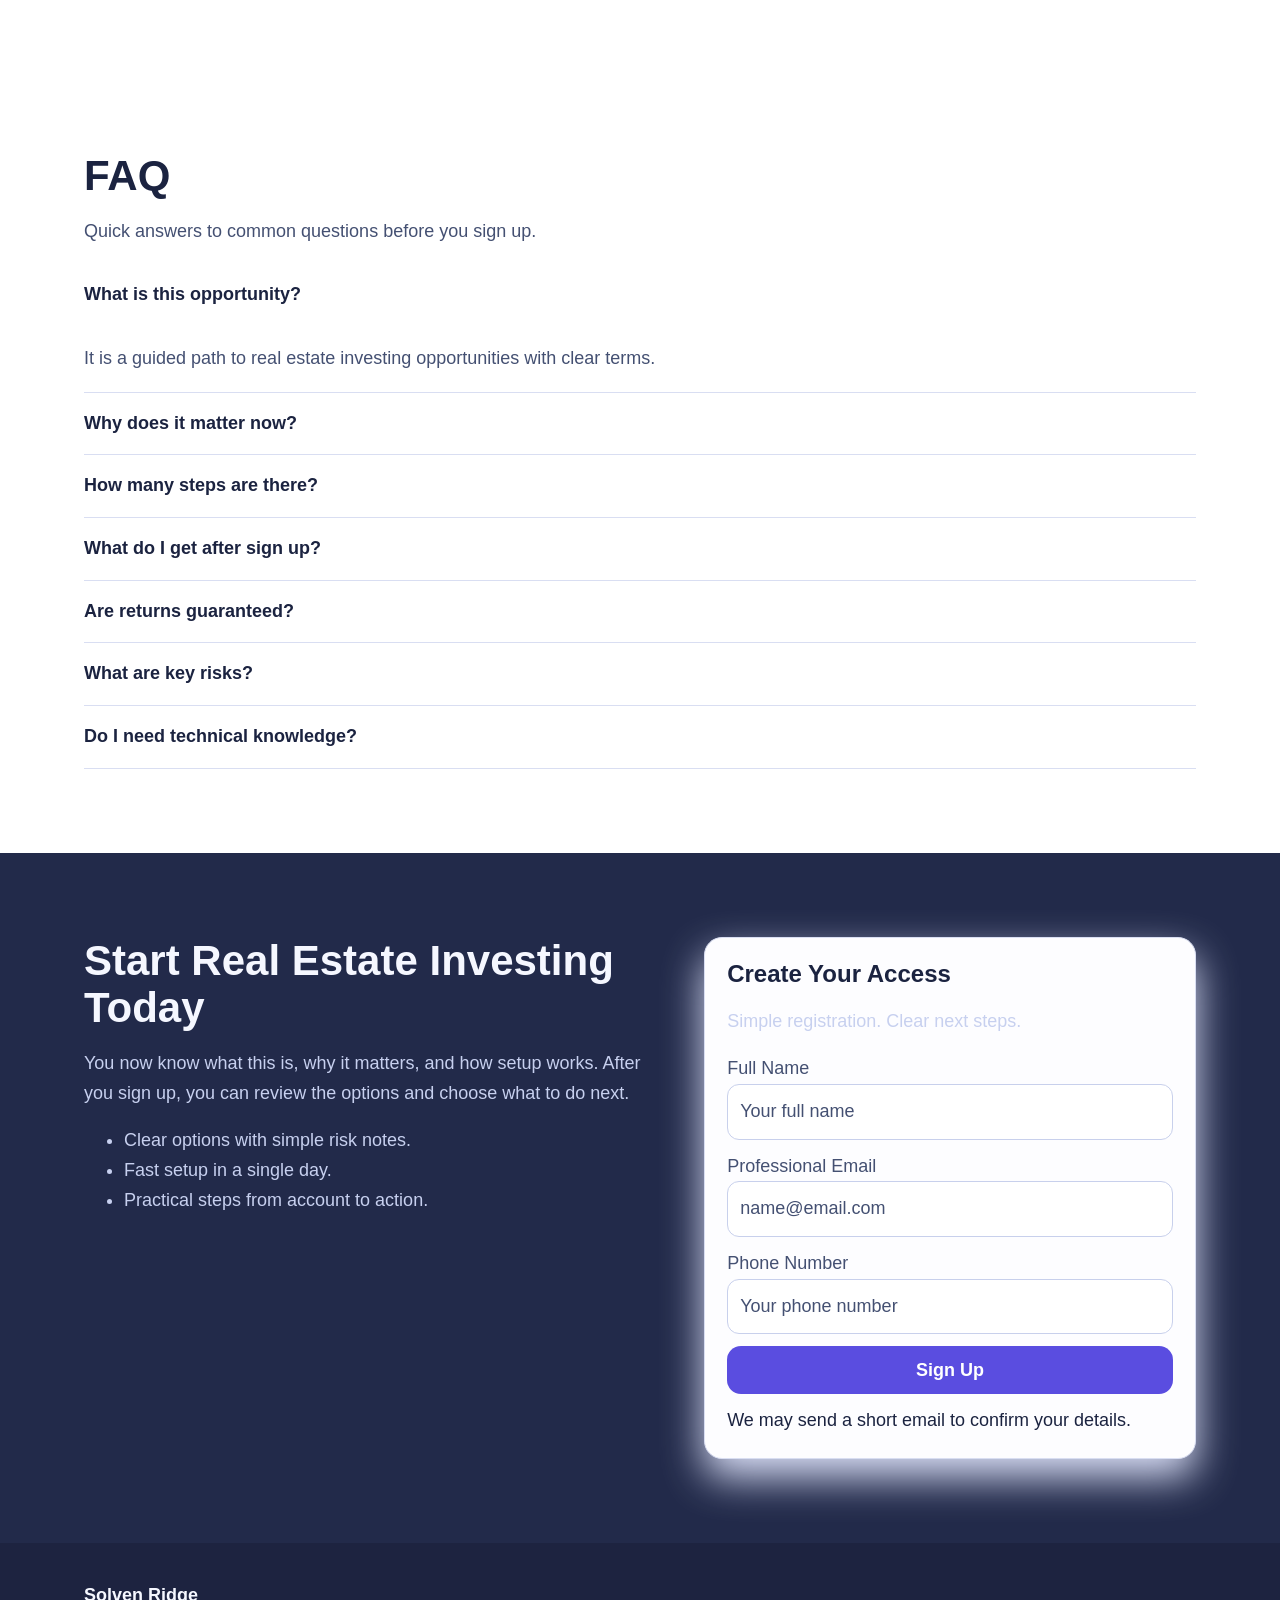
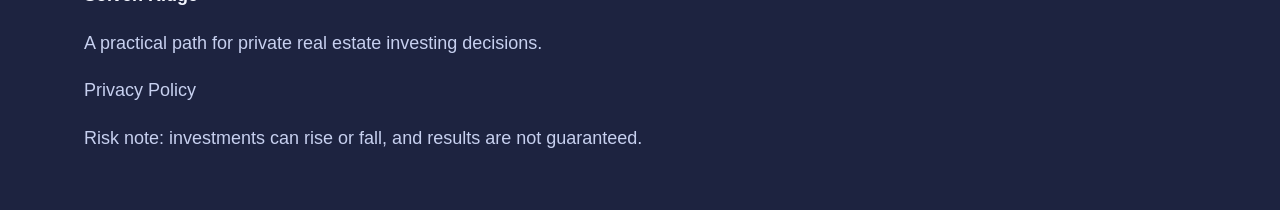
<file: sk/index.html>
<!doctype html>
<html lang="en">
<head>
  <meta charset="utf-8" />
  <meta name="viewport" content="width=device-width, initial-scale=1" />
  <title>Solven Ridge Real Estate Investing | Slovak</title>
  <meta name="description" content="Clear real estate investing path for private investors. Learn process, outcomes, risks, and sign up fast. (Slovak)" />
  <link rel="canonical" href="https://www.solvenridge.com/sk/index.html" />
  <link rel="alternate" hreflang="en" href="https://www.solvenridge.com/index.html" />
  <link rel="alternate" hreflang="de" href="https://www.solvenridge.com/de/index.html" />
  <link rel="alternate" hreflang="fr" href="https://www.solvenridge.com/fr/index.html" />
  <link rel="alternate" hreflang="es" href="https://www.solvenridge.com/es/index.html" />
  <link rel="alternate" hreflang="it" href="https://www.solvenridge.com/it/index.html" />
  <link rel="alternate" hreflang="tr" href="https://www.solvenridge.com/tr/index.html" />
  <link rel="alternate" hreflang="pt" href="https://www.solvenridge.com/pt/index.html" />
  <link rel="alternate" hreflang="ja" href="https://www.solvenridge.com/jp/index.html" />
  <link rel="alternate" hreflang="sk" href="https://www.solvenridge.com/sk/index.html" />
  <link rel="alternate" hreflang="nl-BE" href="https://www.solvenridge.com/be/index.html" />
  <meta property="og:title" content="Solven Ridge Real Estate Investing | Slovak" />
  <meta property="og:description" content="Clear real estate investing path for private investors. Learn process, outcomes, risks, and sign up fast. (Slovak)" />
  <meta property="og:type" content="website" />
  <meta property="og:url" content="https://www.solvenridge.com/sk/index.html" />
  <meta name="twitter:card" content="summary_large_image" />
  <meta name="twitter:title" content="Solven Ridge Real Estate Investing | Slovak" />
  <meta name="twitter:description" content="Clear real estate investing path for private investors. Learn process, outcomes, risks, and sign up fast. (Slovak)" />
  <link rel="stylesheet" href="../assets/style.css" />
  <script type="application/ld+json">{"@context":"https://schema.org","@type":"Organization","name":"Solven Ridge","url":"https://www.solvenridge.com","logo":"https://www.solvenridge.com/assets/img/logo.svg"}</script>
  <script type="application/ld+json">{"@context":"https://schema.org","@type":"WebSite","name":"Solven Ridge","url":"https://www.solvenridge.com"}</script>
  <script type="application/ld+json">{"@context":"https://schema.org","@type":"Review","itemReviewed":{"@type":"Service","name":"Solven Ridge"},"author":{"@type":"Person","name":"Lena Ward"},"reviewRating":{"@type":"Rating","ratingValue":"5","bestRating":"5"},"reviewBody":"Simple steps and clear property investment updates."}</script>
  <script type="application/ld+json">{"@context":"https://schema.org","@type":"FAQPage","mainEntity":[{"@type":"Question","name":"What is Solven Ridge?","acceptedAnswer":{"@type":"Answer","text":"It is a platform for real estate investing with clear steps."}},{"@type":"Question","name":"How fast is setup?","acceptedAnswer":{"@type":"Answer","text":"Most people finish setup in 24 hours."}}]}</script>
</head>
<body>
<header class="site-header" aria-label="Top header">
  <div class="container header-inner">
    <a class="brand" href="../index.html">Solven Ridge</a>
    <nav class="main-nav" aria-label="Primary navigation">
      <a href="#market">Why Market</a><a href="#model">Model</a><a href="#metrics">Metrics</a><a href="#faq">FAQ</a>
    </nav>
    <div class="header-right">
      <div class="lang-wrap desktop-only" data-lang-wrap>
        <button class="lang-current" data-lang-btn aria-expanded="false">Slovak</button>
        <div class="lang-menu" role="menu"><a href="../index.html"><span class="flag"><svg viewBox="0 0 3 2" xmlns="http://www.w3.org/2000/svg"><path fill="#012169" d="M0 0h3v2H0z"/><path stroke="#fff" stroke-width=".4" d="M0 0l3 2M3 0L0 2"/><path stroke="#C8102E" stroke-width=".22" d="M0 0l3 2M3 0L0 2"/><path stroke="#fff" stroke-width=".6" d="M1.5 0v2M0 1h3"/><path stroke="#C8102E" stroke-width=".36" d="M1.5 0v2M0 1h3"/></svg></span>English</a>
<a href="../de/index.html"><span class="flag"><svg viewBox="0 0 5 3" xmlns="http://www.w3.org/2000/svg"><path d="M0 0h5v1H0z"/><path fill="#DD0000" d="M0 1h5v1H0z"/><path fill="#FFCE00" d="M0 2h5v1H0z"/></svg></span>Deutsch</a>
<a href="../fr/index.html"><span class="flag"><svg viewBox="0 0 3 2" xmlns="http://www.w3.org/2000/svg"><path fill="#0055A4" d="M0 0h1v2H0z"/><path fill="#fff" d="M1 0h1v2H1z"/><path fill="#EF4135" d="M2 0h1v2H2z"/></svg></span>Français</a>
<a href="../es/index.html"><span class="flag"><svg viewBox="0 0 3 2" xmlns="http://www.w3.org/2000/svg"><path fill="#AA151B" d="M0 0h3v.5H0zM0 1.5h3V2H0z"/><path fill="#F1BF00" d="M0 .5h3v1H0z"/></svg></span>Español</a>
<a href="../it/index.html"><span class="flag"><svg viewBox="0 0 3 2" xmlns="http://www.w3.org/2000/svg"><path fill="#009246" d="M0 0h1v2H0z"/><path fill="#fff" d="M1 0h1v2H1z"/><path fill="#CE2B37" d="M2 0h1v2H2z"/></svg></span>Italiano</a>
<a href="../tr/index.html"><span class="flag"><svg viewBox="0 0 6 4" xmlns="http://www.w3.org/2000/svg"><rect width="6" height="4" fill="#E30A17"/><circle cx="2.6" cy="2" r="1" fill="#fff"/><circle cx="2.9" cy="2" r=".8" fill="#E30A17"/><polygon fill="#fff" points="3.8,2 4.7,2.3 4.15,1.55 4.15,2.45 4.7,1.7"/></svg></span>Türkçe</a>
<a href="../pt/index.html"><span class="flag"><svg viewBox="0 0 6 4" xmlns="http://www.w3.org/2000/svg"><rect width="2.4" height="4" fill="#006600"/><rect x="2.4" width="3.6" height="4" fill="#FF0000"/></svg></span>Português</a>
<a href="../jp/index.html"><span class="flag"><svg viewBox="0 0 3 2" xmlns="http://www.w3.org/2000/svg"><rect width="3" height="2" fill="#fff"/><circle cx="1.5" cy="1" r=".55" fill="#BC002D"/></svg></span>日本語</a>
<a href="../sk/index.html"><span class="flag"><svg viewBox="0 0 3 2" xmlns="http://www.w3.org/2000/svg"><path fill="#fff" d="M0 0h3v.67H0z"/><path fill="#0B4EA2" d="M0 .67h3v.66H0z"/><path fill="#EE1C25" d="M0 1.33h3V2H0z"/></svg></span>Slovak</a>
<a href="../be/index.html"><span class="flag"><svg viewBox="0 0 3 2" xmlns="http://www.w3.org/2000/svg"><path fill="#000" d="M0 0h1v2H0z"/><path fill="#FFD90C" d="M1 0h1v2H1z"/><path fill="#EF3340" d="M2 0h1v2H2z"/></svg></span>Nederlands (BE)</a></div>
      </div>
      <a class="btn btn-primary desktop-only" href="#signup-end">Sign Up</a>
      <button class="burger" data-burger aria-label="Open menu">☰</button>
    </div>
  </div>
</header>
<div class="drawer-overlay" data-overlay></div>
<aside class="drawer" data-drawer aria-label="Mobile menu">
  <div class="drawer-top"><strong>Menu</strong><button class="icon-close" data-drawer-close aria-label="Close menu">×</button></div>
  <nav class="drawer-nav"><a href="#market">Why Market</a><a href="#model">Model</a><a href="#metrics">Metrics</a><a href="#faq">FAQ</a></nav>
  <div class="lang-wrap" data-lang-wrap>
    <button class="lang-current" data-lang-btn>Slovak</button>
    <div class="lang-menu"><a href="../index.html"><span class="flag"><svg viewBox="0 0 3 2" xmlns="http://www.w3.org/2000/svg"><path fill="#012169" d="M0 0h3v2H0z"/><path stroke="#fff" stroke-width=".4" d="M0 0l3 2M3 0L0 2"/><path stroke="#C8102E" stroke-width=".22" d="M0 0l3 2M3 0L0 2"/><path stroke="#fff" stroke-width=".6" d="M1.5 0v2M0 1h3"/><path stroke="#C8102E" stroke-width=".36" d="M1.5 0v2M0 1h3"/></svg></span>English</a>
<a href="../de/index.html"><span class="flag"><svg viewBox="0 0 5 3" xmlns="http://www.w3.org/2000/svg"><path d="M0 0h5v1H0z"/><path fill="#DD0000" d="M0 1h5v1H0z"/><path fill="#FFCE00" d="M0 2h5v1H0z"/></svg></span>Deutsch</a>
<a href="../fr/index.html"><span class="flag"><svg viewBox="0 0 3 2" xmlns="http://www.w3.org/2000/svg"><path fill="#0055A4" d="M0 0h1v2H0z"/><path fill="#fff" d="M1 0h1v2H1z"/><path fill="#EF4135" d="M2 0h1v2H2z"/></svg></span>Français</a>
<a href="../es/index.html"><span class="flag"><svg viewBox="0 0 3 2" xmlns="http://www.w3.org/2000/svg"><path fill="#AA151B" d="M0 0h3v.5H0zM0 1.5h3V2H0z"/><path fill="#F1BF00" d="M0 .5h3v1H0z"/></svg></span>Español</a>
<a href="../it/index.html"><span class="flag"><svg viewBox="0 0 3 2" xmlns="http://www.w3.org/2000/svg"><path fill="#009246" d="M0 0h1v2H0z"/><path fill="#fff" d="M1 0h1v2H1z"/><path fill="#CE2B37" d="M2 0h1v2H2z"/></svg></span>Italiano</a>
<a href="../tr/index.html"><span class="flag"><svg viewBox="0 0 6 4" xmlns="http://www.w3.org/2000/svg"><rect width="6" height="4" fill="#E30A17"/><circle cx="2.6" cy="2" r="1" fill="#fff"/><circle cx="2.9" cy="2" r=".8" fill="#E30A17"/><polygon fill="#fff" points="3.8,2 4.7,2.3 4.15,1.55 4.15,2.45 4.7,1.7"/></svg></span>Türkçe</a>
<a href="../pt/index.html"><span class="flag"><svg viewBox="0 0 6 4" xmlns="http://www.w3.org/2000/svg"><rect width="2.4" height="4" fill="#006600"/><rect x="2.4" width="3.6" height="4" fill="#FF0000"/></svg></span>Português</a>
<a href="../jp/index.html"><span class="flag"><svg viewBox="0 0 3 2" xmlns="http://www.w3.org/2000/svg"><rect width="3" height="2" fill="#fff"/><circle cx="1.5" cy="1" r=".55" fill="#BC002D"/></svg></span>日本語</a>
<a href="../sk/index.html"><span class="flag"><svg viewBox="0 0 3 2" xmlns="http://www.w3.org/2000/svg"><path fill="#fff" d="M0 0h3v.67H0z"/><path fill="#0B4EA2" d="M0 .67h3v.66H0z"/><path fill="#EE1C25" d="M0 1.33h3V2H0z"/></svg></span>Slovak</a>
<a href="../be/index.html"><span class="flag"><svg viewBox="0 0 3 2" xmlns="http://www.w3.org/2000/svg"><path fill="#000" d="M0 0h1v2H0z"/><path fill="#FFD90C" d="M1 0h1v2H1z"/><path fill="#EF3340" d="M2 0h1v2H2z"/></svg></span>Nederlands (BE)</a></div>
  </div>
  <p><a class="btn btn-primary" href="#signup-end">Sign Up</a></p>
</aside>

<main>
<section class="section light hero">
  <div class="container hero-grid">
    <div class="hero-copy" data-animate>
      <h1>Real Estate Investing With Clear Steps</h1>
      <p class="lead">Solven Ridge gives private investors a simple path into real estate investing. The market matters now because pricing gaps and rental demand create fresh opportunities. You get clear options, simple risk notes, and transparent updates. After you sign up, you get instant access to the next steps.</p>
      <div class="performance-panel" aria-label="Performance Range">
        <h3>Typical Outcome Range</h3>
        <div class="perf-grid">
          <div><div class="perf-value">8–15%</div><div class="perf-label">Monthly range</div></div>
          <div><div class="perf-value">80–200%</div><div class="perf-label">Annual range</div></div>
        </div>
        <p class="perf-note">Returns depend on market conditions. Not guaranteed.</p>
      </div>
    </div>
    <form class="form-card" data-animate>
      <h3 class="form-title">Start in Minutes</h3>
      <p class="form-sub">Create your account and see real estate investing options today.</p>
      <div class="form-grid">
        <label>Full Name<input type="text" required placeholder="Your full name" /></label>
        <label>Professional Email<input type="email" required placeholder="name@email.com" /></label>
        <label>Phone Number<input type="tel" required placeholder="Your phone number" /></label>
        <button class="btn btn-primary" type="submit">Sign Up</button>
        <small data-confirm>We may send a short email to confirm your details.</small>
      </div>
    </form>
  </div>
</section>

<section id="market" class="section light"><div class="container split" data-animate><div><h2>Why This Market</h2><p>Real estate investing is growing because homes and rental spaces still serve daily life. Rates are changing, and many owners need fast solutions, which creates entry windows for new investors.</p><ul><li>Demand stays active in core neighborhoods.</li><li>Value gaps appear when sellers need speed.</li><li>Better data makes selection easier.</li></ul><p>What it means: timing and selection can strongly shape your outcome.</p></div><div class="card"><h3>Why Now</h3><p>Real needs support stable demand while pricing resets open room for growth.</p><p class="muted">Investor implication: disciplined entry can improve potential upside.</p></div></div></section>

<section id="model" class="section dark"><div class="container" data-animate><h2>How It Works</h2><p>Here is the simple model for real estate investing with Solven Ridge.</p><div class="card-grid grid-4"><article class="card"><h3>Pick Goal</h3><p>Choose income, growth, or a mix.</p></article><article class="card"><h3>View Deals</h3><p>See property options with simple summaries.</p></article><article class="card"><h3>Check Risk</h3><p>Read risk notes before any decision.</p></article><article class="card"><h3>Track Progress</h3><p>Follow key milestones after entry.</p></article></div><p>What it means: you always know your next action.</p></div></section>

<section class="section light"><div class="container" data-animate><h2>Fast 24H Process</h2><p>Setup is short and practical. You can start quickly without complex steps.</p><div class="card-grid grid-4"><div class="card step"><time>5 Minute</time><h3>Create Login</h3><p>Complete your profile and basic details.</p></div><div class="card step"><time>1–6 Hour</time><h3>Review Options</h3><p>Compare opportunities and choose direction.</p></div><div class="card step"><time>6–12 Hour</time><h3>Confirm Plan</h3><p>Select your preferred investment path.</p></div><div class="card step"><time>12–24 Hour</time><h3>Activate Access</h3><p>Finish setup and unlock dashboard steps.</p></div></div><p>Most people finish setup in 24 hours.</p><p>After you sign up, you will see a clear setup checklist.</p></div></section>

<section id="metrics" class="section light"><div class="container split" data-animate><div><h2>Performance Snapshot</h2><p>This comparison shows historical real estate investing outcomes against a broad market baseline.</p><div class="compare-bars card"><h3>Cycle Comparison</h3><div class="row"><div class="bar-label"><span>Solven Range</span><span>14%</span></div><div class="track"><div class="fill-us" style="width:70%"></div></div></div><div class="row"><div class="bar-label"><span>Market Average</span><span>8%</span></div><div class="track"><div class="fill-market" style="width:40%"></div></div></div><p>Meaning: better deal selection may improve net outcome.</p></div></div><div class="card"><h3>Outcome Context</h3><p>Primary metric uses net annual return estimates.</p><p>Benchmark uses broad property market estimates.</p><p class="muted">Investor implication: compare every opportunity to a simple baseline.</p></div></div></section>

<section class="section dark"><div class="container" data-animate><h2>Insights That Drive Returns</h2><p>Real estate investing outcomes often depend on three practical drivers.</p><div class="rings"><div class="card ring"><h3>Entry Price</h3><div class="circle" style="--deg:252deg"><div class="inner">70%</div></div><p>Buying right creates room for future gains.</p></div><div class="card ring"><h3>Occupancy</h3><div class="circle" style="--deg:288deg"><div class="inner">80%</div></div><p>Strong occupancy supports stable cash flow.</p></div><div class="card ring"><h3>Exit Timing</h3><div class="circle" style="--deg:216deg"><div class="inner">60%</div></div><p>Good timing can protect value during shifts.</p></div></div><p>What it means: small decisions across these drivers can change your result.</p></div></section>

<section class="section light"><div class="container split" data-animate><div><h2>What Could Go Wrong</h2><p>Every real estate investing decision has risk. We keep the risks simple and visible.</p><div class="matrix"><div class="cell"><h3>Price Drop</h3><p>Market prices can fall in weak cycles.</p></div><div class="cell"><h3>Vacancy Risk</h3><p>Empty units can reduce expected income.</p></div><div class="cell"><h3>Delay Risk</h3><p>Permits or works can take longer than planned.</p></div><div class="cell"><h3>Exit Risk</h3><p>Selling quickly may require lower pricing.</p></div></div></div><div class="card"><h3>How We Reduce Risk</h3><ul><li>Use conservative entry assumptions.</li><li>Prefer locations with steady demand.</li><li>Keep clear exit alternatives.</li></ul><p>Investor implication: downside is managed, not ignored.</p></div></div></section>

<section class="section light"><div class="container" data-animate><h2>Investor Reviews</h2><p>People choose Solven Ridge for simple communication and clear steps.</p><div class="card-grid grid-4"><article class="card"><div class="review-head"><div class="avatar">LW</div><strong>Lena Ward</strong><span class="verified">VERIFIED</span></div><p>Analyst · Leeds</p><p>“I understood the real estate investing plan in one session.”</p></article><article class="card"><div class="review-head"><div class="avatar">DM</div><strong>David Moore</strong><span class="verified">VERIFIED</span></div><p>Founder · Berlin</p><p>“The risk notes were plain and very useful.”</p></article><article class="card"><div class="review-head"><div class="avatar">SP</div><strong>Sara Pinto</strong><span class="verified">VERIFIED</span></div><p>Consultant · Porto</p><p>“I signed up and moved through setup in one day.”</p></article><article class="card"><div class="review-head"><div class="avatar">NO</div><strong>Noah Olsen</strong><span class="verified">VERIFIED</span></div><p>Designer · Oslo</p><p>“Clear options helped me choose with confidence.”</p></article></div><p>Meaning: trust grows when process and outcomes are easy to review.</p></div></section>

<section id="faq" class="section light"><div class="container" data-animate><h2>FAQ</h2><p>Quick answers to common questions before you sign up.</p><div class="faq-item open"><button class="faq-btn">What is this opportunity?</button><div class="faq-content"><p>It is a guided path to real estate investing opportunities with clear terms.</p></div></div><div class="faq-item"><button class="faq-btn">Why does it matter now?</button><div class="faq-content"><p>Current price resets and rental demand create openings for new investors.</p></div></div><div class="faq-item"><button class="faq-btn">How many steps are there?</button><div class="faq-content"><p>There are four setup steps, and most users finish within 24 hours.</p></div></div><div class="faq-item"><button class="faq-btn">What do I get after sign up?</button><div class="faq-content"><p>You get instant access to the next steps and a clear checklist.</p></div></div><div class="faq-item"><button class="faq-btn">Are returns guaranteed?</button><div class="faq-content"><p>No. Returns depend on market conditions and are never guaranteed.</p></div></div><div class="faq-item"><button class="faq-btn">What are key risks?</button><div class="faq-content"><p>Main risks include price shifts, vacancy periods, and timeline delays.</p></div></div><div class="faq-item"><button class="faq-btn">Do I need technical knowledge?</button><div class="faq-content"><p>No. Explanations are in simple English with practical examples.</p></div></div></div></section>

<section id="signup-end" class="section dark"><div class="container hero-grid" data-animate><div><h2>Start Real Estate Investing Today</h2><p>You now know what this is, why it matters, and how setup works. After you sign up, you can review the options and choose what to do next.</p><ul><li>Clear options with simple risk notes.</li><li>Fast setup in a single day.</li><li>Practical steps from account to action.</li></ul></div><form class="form-card"><h3 class="form-title">Create Your Access</h3><p class="form-sub">Simple registration. Clear next steps.</p><div class="form-grid"><label>Full Name<input type="text" required placeholder="Your full name" /></label><label>Professional Email<input type="email" required placeholder="name@email.com" /></label><label>Phone Number<input type="tel" required placeholder="Your phone number" /></label><button class="btn btn-primary" type="submit">Sign Up</button><small data-confirm>We may send a short email to confirm your details.</small></div></form></div></section>
</main>

<footer class="footer"><div class="container"><strong>Solven Ridge</strong><p>A practical path for private real estate investing decisions.</p><p><a href="#" data-open-privacy>Privacy Policy</a></p><p>Risk note: investments can rise or fall, and results are not guaranteed.</p></div></footer>

<div class="modal" data-privacy-modal aria-label="Privacy Policy modal"><div class="modal-backdrop" data-close-privacy></div><div class="modal-panel"><button class="icon-close" data-close-privacy aria-label="Close policy">×</button><h2>Privacy Policy</h2><h3>Introduction</h3><p>We explain what data we collect and how we use it.</p><h3>Data collection</h3><p>We collect name, email, phone number, and basic usage data.</p><h3>Legal basis</h3><p>We process data for service delivery and your requested registration.</p><h3>Cookies</h3><p>Cookies help basic site function and simple performance analysis.</p><h3>Retention</h3><p>We keep data only as long as needed for service and legal duties.</p><h3>Third-party sharing</h3><p>We share only with trusted providers needed to operate the service.</p><h3>Security</h3><p>We use practical technical controls to protect stored information.</p><h3>User rights</h3><p>You can request access, correction, or deletion of personal data.</p><h3>International transfers</h3><p>Your data may be processed in other regions with safeguards.</p><h3>Industry risk disclosure</h3><p>Investment outcomes vary with market conditions and can include losses.</p><h3>Contact</h3><p>Email privacy@solvenridge.com for privacy requests.</p><div class="modal-footer"><button class="btn" data-close-privacy>Close</button></div></div></div>
<script src="../assets/app.js" defer></script>
</body></html>
</file>
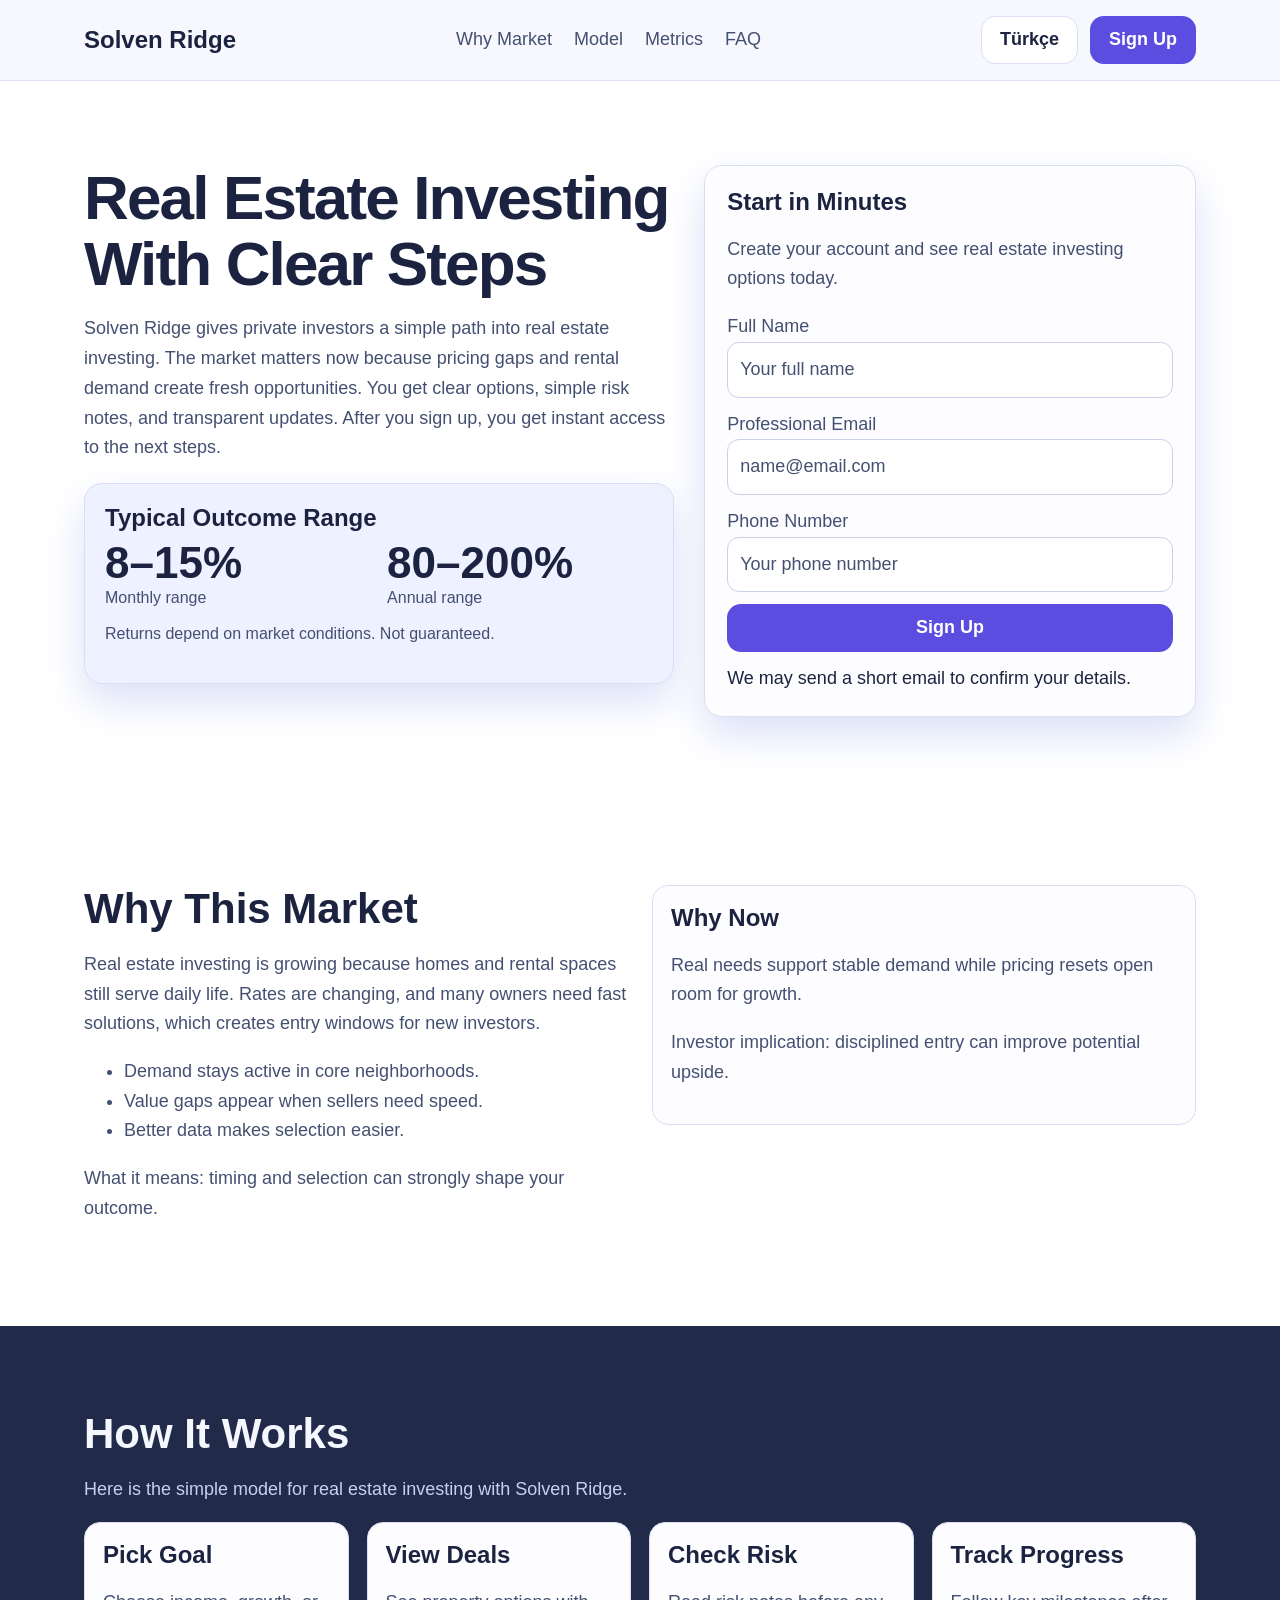
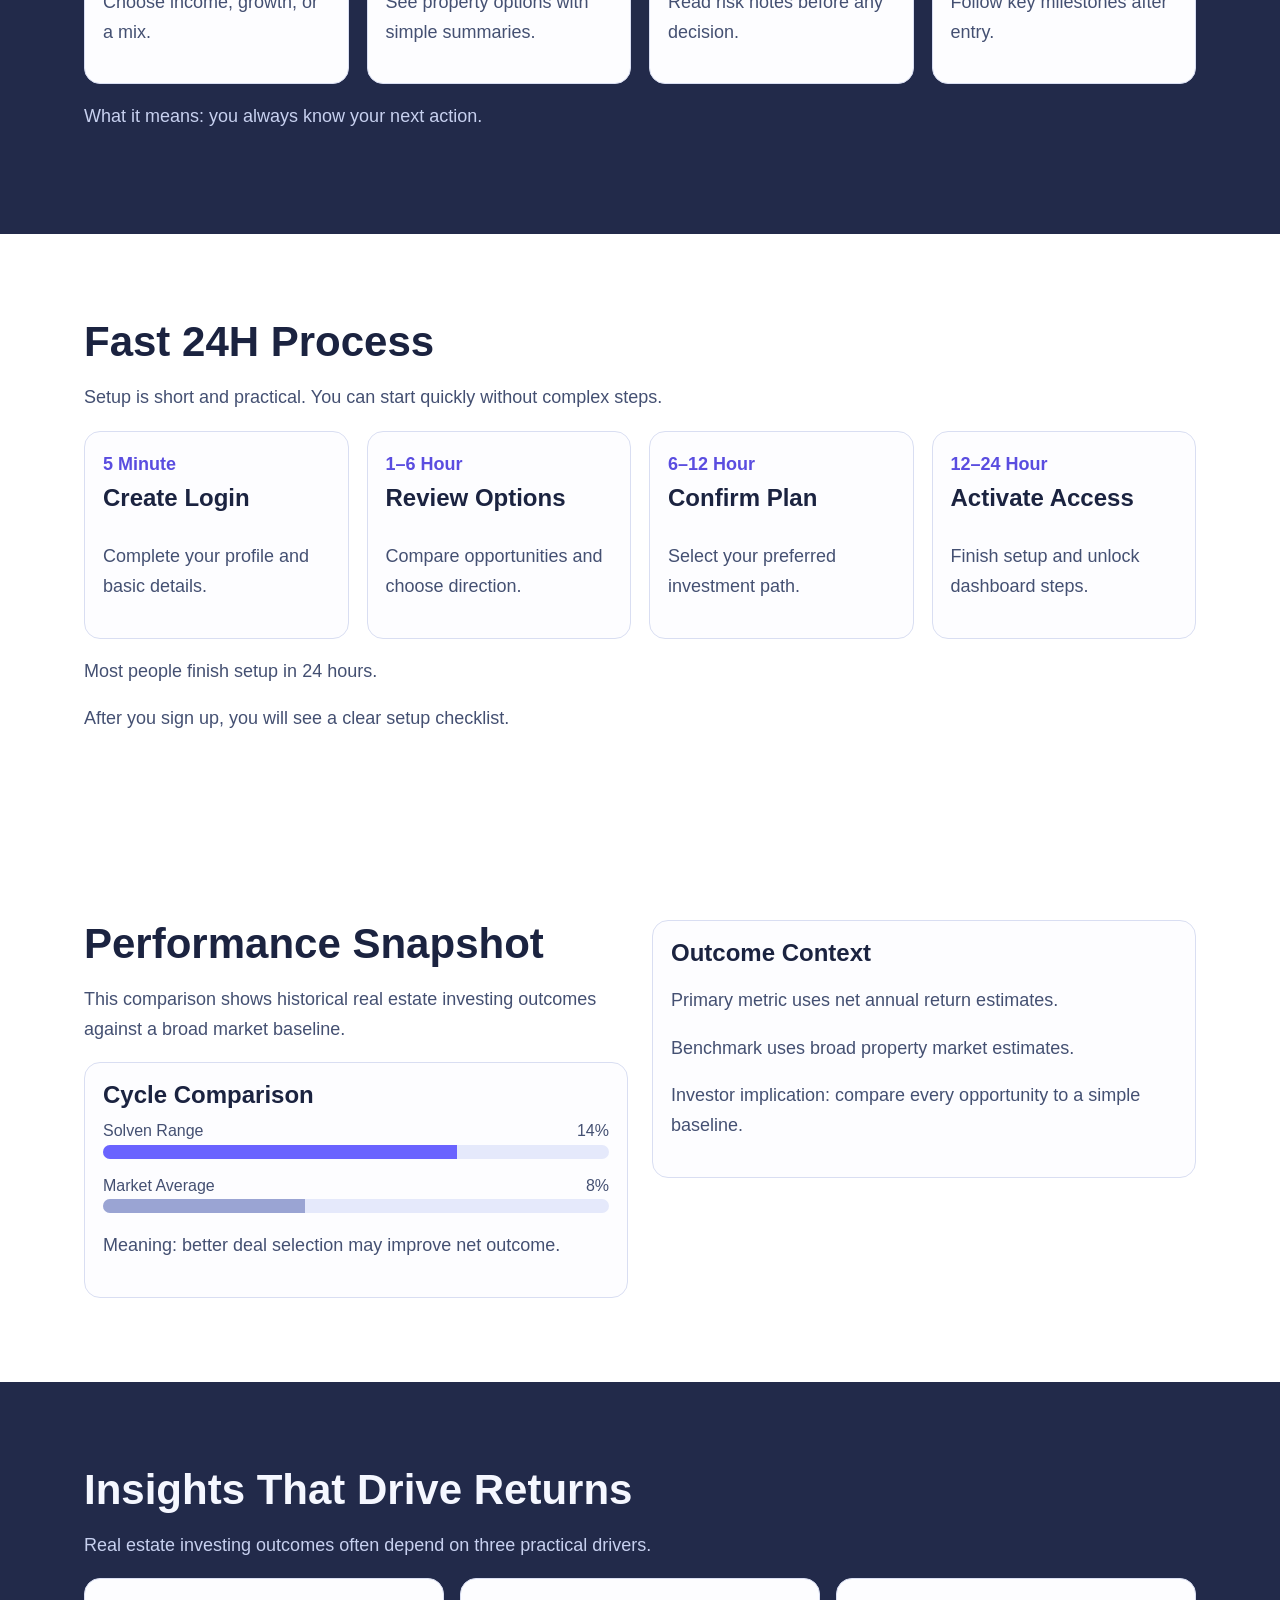
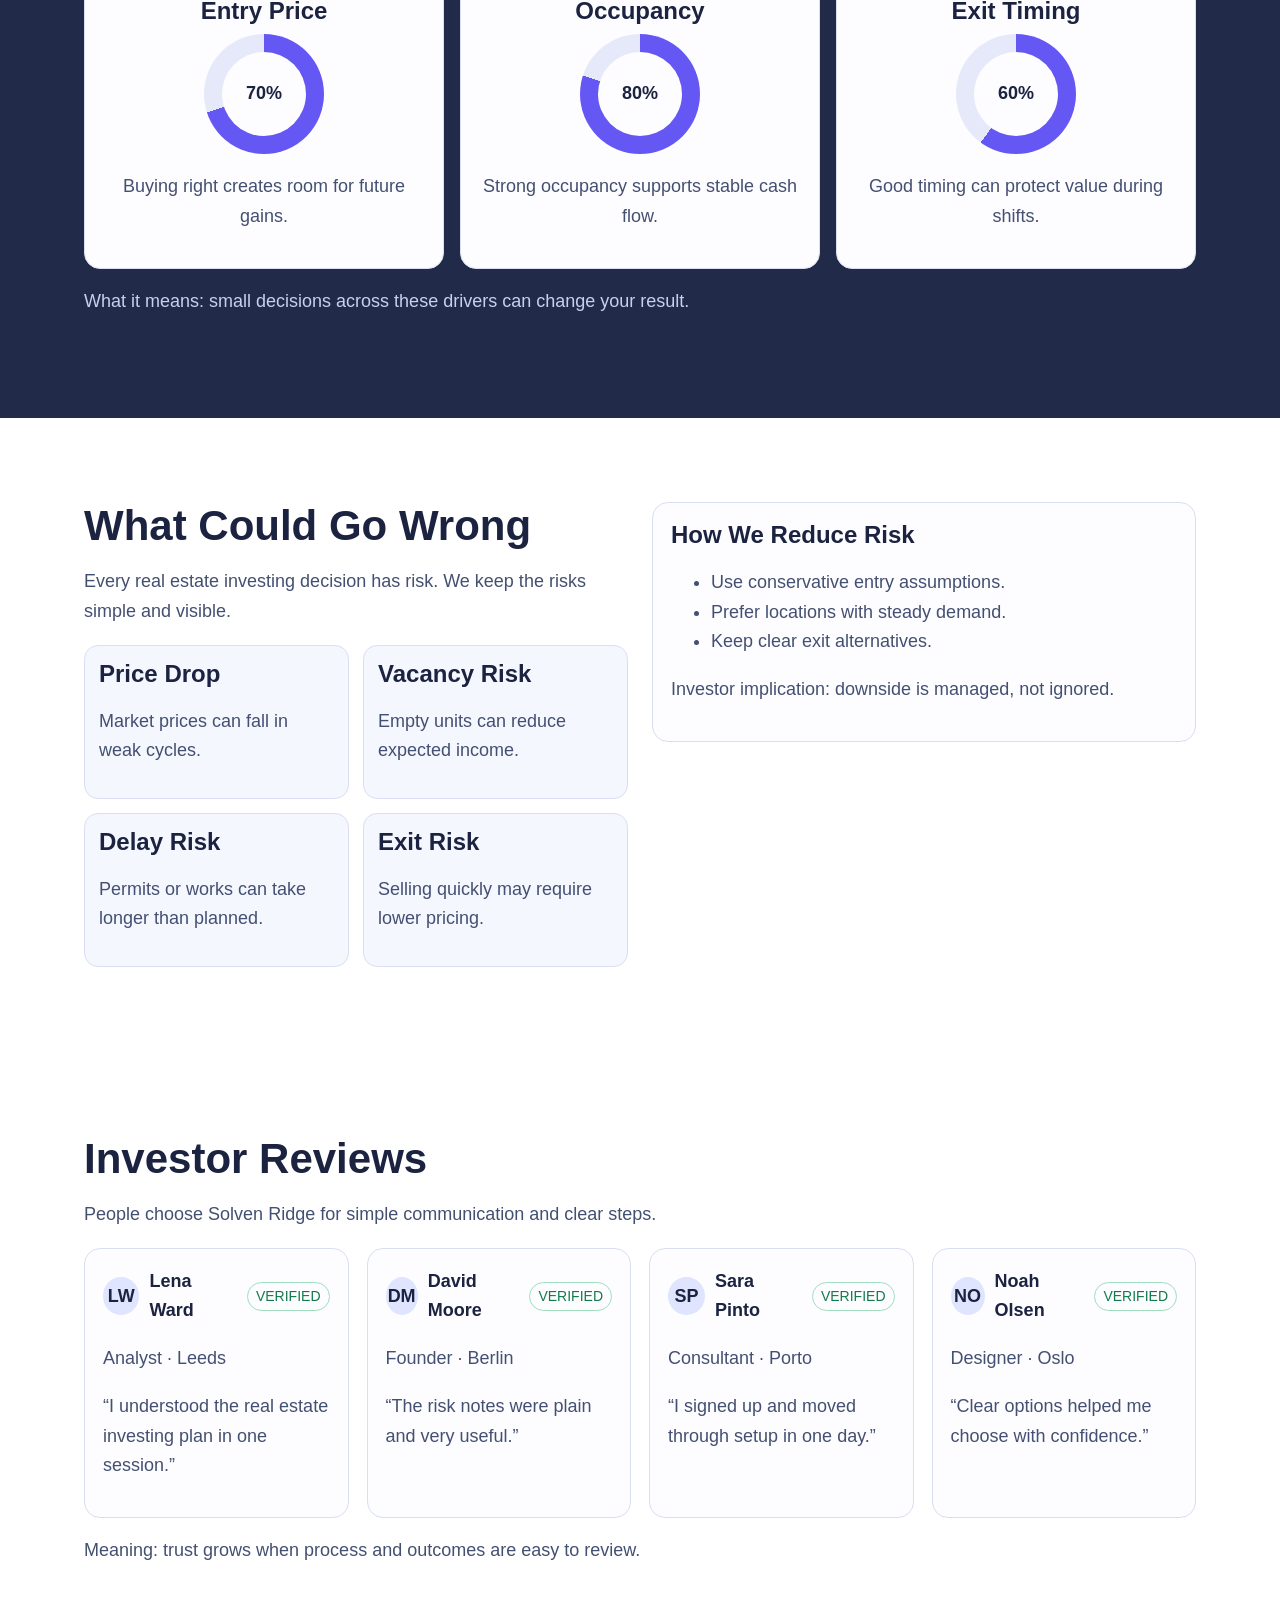
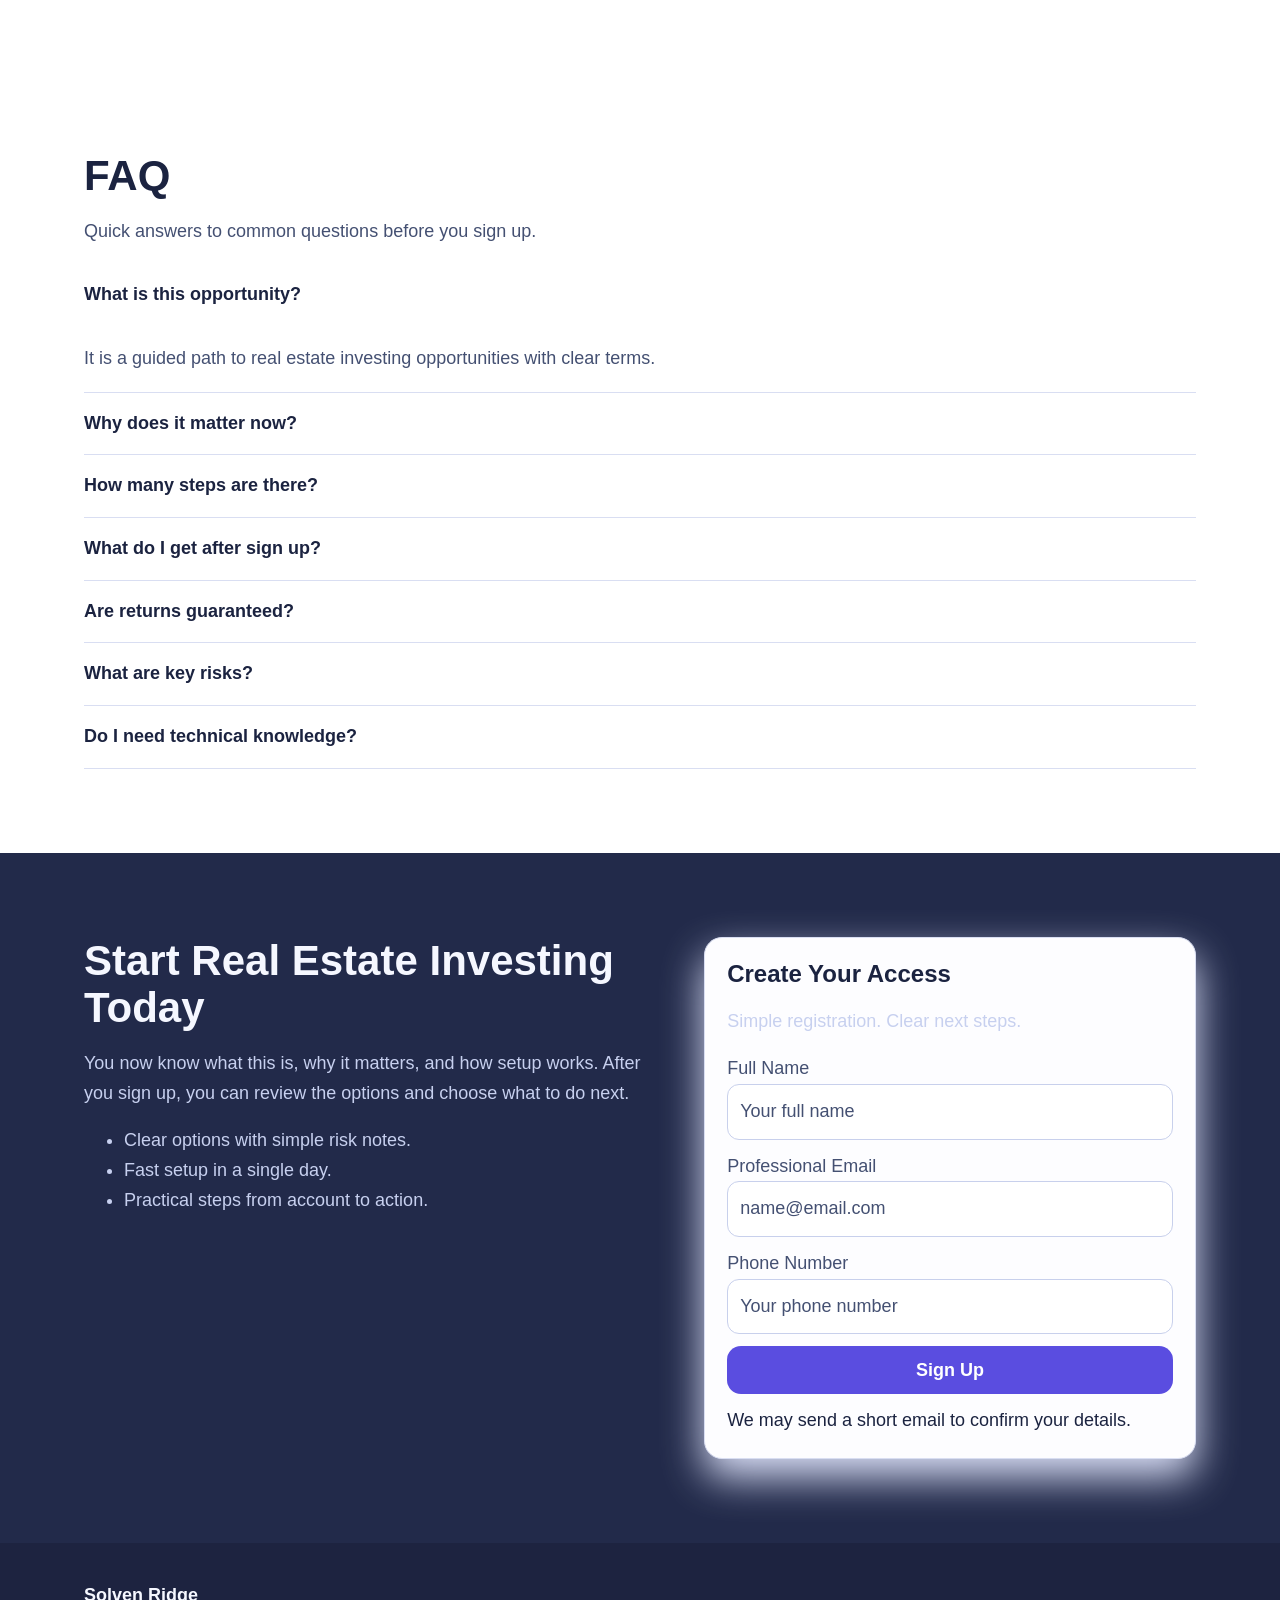
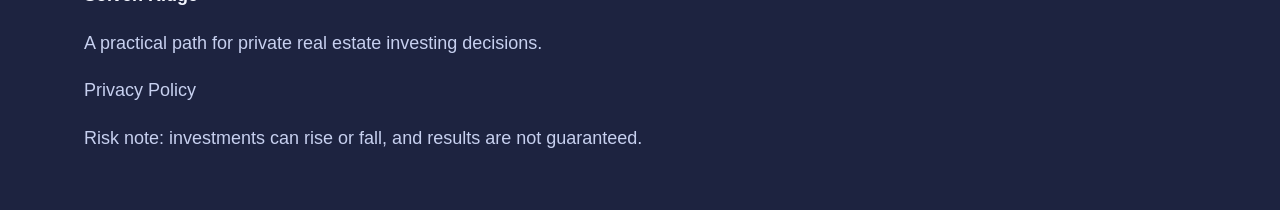
<file: tr/index.html>
<!doctype html>
<html lang="en">
<head>
  <meta charset="utf-8" />
  <meta name="viewport" content="width=device-width, initial-scale=1" />
  <title>Solven Ridge Real Estate Investing | Türkçe</title>
  <meta name="description" content="Clear real estate investing path for private investors. Learn process, outcomes, risks, and sign up fast. (Türkçe)" />
  <link rel="canonical" href="https://www.solvenridge.com/tr/index.html" />
  <link rel="alternate" hreflang="en" href="https://www.solvenridge.com/index.html" />
  <link rel="alternate" hreflang="de" href="https://www.solvenridge.com/de/index.html" />
  <link rel="alternate" hreflang="fr" href="https://www.solvenridge.com/fr/index.html" />
  <link rel="alternate" hreflang="es" href="https://www.solvenridge.com/es/index.html" />
  <link rel="alternate" hreflang="it" href="https://www.solvenridge.com/it/index.html" />
  <link rel="alternate" hreflang="tr" href="https://www.solvenridge.com/tr/index.html" />
  <link rel="alternate" hreflang="pt" href="https://www.solvenridge.com/pt/index.html" />
  <link rel="alternate" hreflang="ja" href="https://www.solvenridge.com/jp/index.html" />
  <link rel="alternate" hreflang="sk" href="https://www.solvenridge.com/sk/index.html" />
  <link rel="alternate" hreflang="nl-BE" href="https://www.solvenridge.com/be/index.html" />
  <meta property="og:title" content="Solven Ridge Real Estate Investing | Türkçe" />
  <meta property="og:description" content="Clear real estate investing path for private investors. Learn process, outcomes, risks, and sign up fast. (Türkçe)" />
  <meta property="og:type" content="website" />
  <meta property="og:url" content="https://www.solvenridge.com/tr/index.html" />
  <meta name="twitter:card" content="summary_large_image" />
  <meta name="twitter:title" content="Solven Ridge Real Estate Investing | Türkçe" />
  <meta name="twitter:description" content="Clear real estate investing path for private investors. Learn process, outcomes, risks, and sign up fast. (Türkçe)" />
  <link rel="stylesheet" href="../assets/style.css" />
  <script type="application/ld+json">{"@context":"https://schema.org","@type":"Organization","name":"Solven Ridge","url":"https://www.solvenridge.com","logo":"https://www.solvenridge.com/assets/img/logo.svg"}</script>
  <script type="application/ld+json">{"@context":"https://schema.org","@type":"WebSite","name":"Solven Ridge","url":"https://www.solvenridge.com"}</script>
  <script type="application/ld+json">{"@context":"https://schema.org","@type":"Review","itemReviewed":{"@type":"Service","name":"Solven Ridge"},"author":{"@type":"Person","name":"Lena Ward"},"reviewRating":{"@type":"Rating","ratingValue":"5","bestRating":"5"},"reviewBody":"Simple steps and clear property investment updates."}</script>
  <script type="application/ld+json">{"@context":"https://schema.org","@type":"FAQPage","mainEntity":[{"@type":"Question","name":"What is Solven Ridge?","acceptedAnswer":{"@type":"Answer","text":"It is a platform for real estate investing with clear steps."}},{"@type":"Question","name":"How fast is setup?","acceptedAnswer":{"@type":"Answer","text":"Most people finish setup in 24 hours."}}]}</script>
</head>
<body>
<header class="site-header" aria-label="Top header">
  <div class="container header-inner">
    <a class="brand" href="../index.html">Solven Ridge</a>
    <nav class="main-nav" aria-label="Primary navigation">
      <a href="#market">Why Market</a><a href="#model">Model</a><a href="#metrics">Metrics</a><a href="#faq">FAQ</a>
    </nav>
    <div class="header-right">
      <div class="lang-wrap desktop-only" data-lang-wrap>
        <button class="lang-current" data-lang-btn aria-expanded="false">Türkçe</button>
        <div class="lang-menu" role="menu"><a href="../index.html"><span class="flag"><svg viewBox="0 0 3 2" xmlns="http://www.w3.org/2000/svg"><path fill="#012169" d="M0 0h3v2H0z"/><path stroke="#fff" stroke-width=".4" d="M0 0l3 2M3 0L0 2"/><path stroke="#C8102E" stroke-width=".22" d="M0 0l3 2M3 0L0 2"/><path stroke="#fff" stroke-width=".6" d="M1.5 0v2M0 1h3"/><path stroke="#C8102E" stroke-width=".36" d="M1.5 0v2M0 1h3"/></svg></span>English</a>
<a href="../de/index.html"><span class="flag"><svg viewBox="0 0 5 3" xmlns="http://www.w3.org/2000/svg"><path d="M0 0h5v1H0z"/><path fill="#DD0000" d="M0 1h5v1H0z"/><path fill="#FFCE00" d="M0 2h5v1H0z"/></svg></span>Deutsch</a>
<a href="../fr/index.html"><span class="flag"><svg viewBox="0 0 3 2" xmlns="http://www.w3.org/2000/svg"><path fill="#0055A4" d="M0 0h1v2H0z"/><path fill="#fff" d="M1 0h1v2H1z"/><path fill="#EF4135" d="M2 0h1v2H2z"/></svg></span>Français</a>
<a href="../es/index.html"><span class="flag"><svg viewBox="0 0 3 2" xmlns="http://www.w3.org/2000/svg"><path fill="#AA151B" d="M0 0h3v.5H0zM0 1.5h3V2H0z"/><path fill="#F1BF00" d="M0 .5h3v1H0z"/></svg></span>Español</a>
<a href="../it/index.html"><span class="flag"><svg viewBox="0 0 3 2" xmlns="http://www.w3.org/2000/svg"><path fill="#009246" d="M0 0h1v2H0z"/><path fill="#fff" d="M1 0h1v2H1z"/><path fill="#CE2B37" d="M2 0h1v2H2z"/></svg></span>Italiano</a>
<a href="../tr/index.html"><span class="flag"><svg viewBox="0 0 6 4" xmlns="http://www.w3.org/2000/svg"><rect width="6" height="4" fill="#E30A17"/><circle cx="2.6" cy="2" r="1" fill="#fff"/><circle cx="2.9" cy="2" r=".8" fill="#E30A17"/><polygon fill="#fff" points="3.8,2 4.7,2.3 4.15,1.55 4.15,2.45 4.7,1.7"/></svg></span>Türkçe</a>
<a href="../pt/index.html"><span class="flag"><svg viewBox="0 0 6 4" xmlns="http://www.w3.org/2000/svg"><rect width="2.4" height="4" fill="#006600"/><rect x="2.4" width="3.6" height="4" fill="#FF0000"/></svg></span>Português</a>
<a href="../jp/index.html"><span class="flag"><svg viewBox="0 0 3 2" xmlns="http://www.w3.org/2000/svg"><rect width="3" height="2" fill="#fff"/><circle cx="1.5" cy="1" r=".55" fill="#BC002D"/></svg></span>日本語</a>
<a href="../sk/index.html"><span class="flag"><svg viewBox="0 0 3 2" xmlns="http://www.w3.org/2000/svg"><path fill="#fff" d="M0 0h3v.67H0z"/><path fill="#0B4EA2" d="M0 .67h3v.66H0z"/><path fill="#EE1C25" d="M0 1.33h3V2H0z"/></svg></span>Slovak</a>
<a href="../be/index.html"><span class="flag"><svg viewBox="0 0 3 2" xmlns="http://www.w3.org/2000/svg"><path fill="#000" d="M0 0h1v2H0z"/><path fill="#FFD90C" d="M1 0h1v2H1z"/><path fill="#EF3340" d="M2 0h1v2H2z"/></svg></span>Nederlands (BE)</a></div>
      </div>
      <a class="btn btn-primary desktop-only" href="#signup-end">Sign Up</a>
      <button class="burger" data-burger aria-label="Open menu">☰</button>
    </div>
  </div>
</header>
<div class="drawer-overlay" data-overlay></div>
<aside class="drawer" data-drawer aria-label="Mobile menu">
  <div class="drawer-top"><strong>Menu</strong><button class="icon-close" data-drawer-close aria-label="Close menu">×</button></div>
  <nav class="drawer-nav"><a href="#market">Why Market</a><a href="#model">Model</a><a href="#metrics">Metrics</a><a href="#faq">FAQ</a></nav>
  <div class="lang-wrap" data-lang-wrap>
    <button class="lang-current" data-lang-btn>Türkçe</button>
    <div class="lang-menu"><a href="../index.html"><span class="flag"><svg viewBox="0 0 3 2" xmlns="http://www.w3.org/2000/svg"><path fill="#012169" d="M0 0h3v2H0z"/><path stroke="#fff" stroke-width=".4" d="M0 0l3 2M3 0L0 2"/><path stroke="#C8102E" stroke-width=".22" d="M0 0l3 2M3 0L0 2"/><path stroke="#fff" stroke-width=".6" d="M1.5 0v2M0 1h3"/><path stroke="#C8102E" stroke-width=".36" d="M1.5 0v2M0 1h3"/></svg></span>English</a>
<a href="../de/index.html"><span class="flag"><svg viewBox="0 0 5 3" xmlns="http://www.w3.org/2000/svg"><path d="M0 0h5v1H0z"/><path fill="#DD0000" d="M0 1h5v1H0z"/><path fill="#FFCE00" d="M0 2h5v1H0z"/></svg></span>Deutsch</a>
<a href="../fr/index.html"><span class="flag"><svg viewBox="0 0 3 2" xmlns="http://www.w3.org/2000/svg"><path fill="#0055A4" d="M0 0h1v2H0z"/><path fill="#fff" d="M1 0h1v2H1z"/><path fill="#EF4135" d="M2 0h1v2H2z"/></svg></span>Français</a>
<a href="../es/index.html"><span class="flag"><svg viewBox="0 0 3 2" xmlns="http://www.w3.org/2000/svg"><path fill="#AA151B" d="M0 0h3v.5H0zM0 1.5h3V2H0z"/><path fill="#F1BF00" d="M0 .5h3v1H0z"/></svg></span>Español</a>
<a href="../it/index.html"><span class="flag"><svg viewBox="0 0 3 2" xmlns="http://www.w3.org/2000/svg"><path fill="#009246" d="M0 0h1v2H0z"/><path fill="#fff" d="M1 0h1v2H1z"/><path fill="#CE2B37" d="M2 0h1v2H2z"/></svg></span>Italiano</a>
<a href="../tr/index.html"><span class="flag"><svg viewBox="0 0 6 4" xmlns="http://www.w3.org/2000/svg"><rect width="6" height="4" fill="#E30A17"/><circle cx="2.6" cy="2" r="1" fill="#fff"/><circle cx="2.9" cy="2" r=".8" fill="#E30A17"/><polygon fill="#fff" points="3.8,2 4.7,2.3 4.15,1.55 4.15,2.45 4.7,1.7"/></svg></span>Türkçe</a>
<a href="../pt/index.html"><span class="flag"><svg viewBox="0 0 6 4" xmlns="http://www.w3.org/2000/svg"><rect width="2.4" height="4" fill="#006600"/><rect x="2.4" width="3.6" height="4" fill="#FF0000"/></svg></span>Português</a>
<a href="../jp/index.html"><span class="flag"><svg viewBox="0 0 3 2" xmlns="http://www.w3.org/2000/svg"><rect width="3" height="2" fill="#fff"/><circle cx="1.5" cy="1" r=".55" fill="#BC002D"/></svg></span>日本語</a>
<a href="../sk/index.html"><span class="flag"><svg viewBox="0 0 3 2" xmlns="http://www.w3.org/2000/svg"><path fill="#fff" d="M0 0h3v.67H0z"/><path fill="#0B4EA2" d="M0 .67h3v.66H0z"/><path fill="#EE1C25" d="M0 1.33h3V2H0z"/></svg></span>Slovak</a>
<a href="../be/index.html"><span class="flag"><svg viewBox="0 0 3 2" xmlns="http://www.w3.org/2000/svg"><path fill="#000" d="M0 0h1v2H0z"/><path fill="#FFD90C" d="M1 0h1v2H1z"/><path fill="#EF3340" d="M2 0h1v2H2z"/></svg></span>Nederlands (BE)</a></div>
  </div>
  <p><a class="btn btn-primary" href="#signup-end">Sign Up</a></p>
</aside>

<main>
<section class="section light hero">
  <div class="container hero-grid">
    <div class="hero-copy" data-animate>
      <h1>Real Estate Investing With Clear Steps</h1>
      <p class="lead">Solven Ridge gives private investors a simple path into real estate investing. The market matters now because pricing gaps and rental demand create fresh opportunities. You get clear options, simple risk notes, and transparent updates. After you sign up, you get instant access to the next steps.</p>
      <div class="performance-panel" aria-label="Performance Range">
        <h3>Typical Outcome Range</h3>
        <div class="perf-grid">
          <div><div class="perf-value">8–15%</div><div class="perf-label">Monthly range</div></div>
          <div><div class="perf-value">80–200%</div><div class="perf-label">Annual range</div></div>
        </div>
        <p class="perf-note">Returns depend on market conditions. Not guaranteed.</p>
      </div>
    </div>
    <form class="form-card" data-animate>
      <h3 class="form-title">Start in Minutes</h3>
      <p class="form-sub">Create your account and see real estate investing options today.</p>
      <div class="form-grid">
        <label>Full Name<input type="text" required placeholder="Your full name" /></label>
        <label>Professional Email<input type="email" required placeholder="name@email.com" /></label>
        <label>Phone Number<input type="tel" required placeholder="Your phone number" /></label>
        <button class="btn btn-primary" type="submit">Sign Up</button>
        <small data-confirm>We may send a short email to confirm your details.</small>
      </div>
    </form>
  </div>
</section>

<section id="market" class="section light"><div class="container split" data-animate><div><h2>Why This Market</h2><p>Real estate investing is growing because homes and rental spaces still serve daily life. Rates are changing, and many owners need fast solutions, which creates entry windows for new investors.</p><ul><li>Demand stays active in core neighborhoods.</li><li>Value gaps appear when sellers need speed.</li><li>Better data makes selection easier.</li></ul><p>What it means: timing and selection can strongly shape your outcome.</p></div><div class="card"><h3>Why Now</h3><p>Real needs support stable demand while pricing resets open room for growth.</p><p class="muted">Investor implication: disciplined entry can improve potential upside.</p></div></div></section>

<section id="model" class="section dark"><div class="container" data-animate><h2>How It Works</h2><p>Here is the simple model for real estate investing with Solven Ridge.</p><div class="card-grid grid-4"><article class="card"><h3>Pick Goal</h3><p>Choose income, growth, or a mix.</p></article><article class="card"><h3>View Deals</h3><p>See property options with simple summaries.</p></article><article class="card"><h3>Check Risk</h3><p>Read risk notes before any decision.</p></article><article class="card"><h3>Track Progress</h3><p>Follow key milestones after entry.</p></article></div><p>What it means: you always know your next action.</p></div></section>

<section class="section light"><div class="container" data-animate><h2>Fast 24H Process</h2><p>Setup is short and practical. You can start quickly without complex steps.</p><div class="card-grid grid-4"><div class="card step"><time>5 Minute</time><h3>Create Login</h3><p>Complete your profile and basic details.</p></div><div class="card step"><time>1–6 Hour</time><h3>Review Options</h3><p>Compare opportunities and choose direction.</p></div><div class="card step"><time>6–12 Hour</time><h3>Confirm Plan</h3><p>Select your preferred investment path.</p></div><div class="card step"><time>12–24 Hour</time><h3>Activate Access</h3><p>Finish setup and unlock dashboard steps.</p></div></div><p>Most people finish setup in 24 hours.</p><p>After you sign up, you will see a clear setup checklist.</p></div></section>

<section id="metrics" class="section light"><div class="container split" data-animate><div><h2>Performance Snapshot</h2><p>This comparison shows historical real estate investing outcomes against a broad market baseline.</p><div class="compare-bars card"><h3>Cycle Comparison</h3><div class="row"><div class="bar-label"><span>Solven Range</span><span>14%</span></div><div class="track"><div class="fill-us" style="width:70%"></div></div></div><div class="row"><div class="bar-label"><span>Market Average</span><span>8%</span></div><div class="track"><div class="fill-market" style="width:40%"></div></div></div><p>Meaning: better deal selection may improve net outcome.</p></div></div><div class="card"><h3>Outcome Context</h3><p>Primary metric uses net annual return estimates.</p><p>Benchmark uses broad property market estimates.</p><p class="muted">Investor implication: compare every opportunity to a simple baseline.</p></div></div></section>

<section class="section dark"><div class="container" data-animate><h2>Insights That Drive Returns</h2><p>Real estate investing outcomes often depend on three practical drivers.</p><div class="rings"><div class="card ring"><h3>Entry Price</h3><div class="circle" style="--deg:252deg"><div class="inner">70%</div></div><p>Buying right creates room for future gains.</p></div><div class="card ring"><h3>Occupancy</h3><div class="circle" style="--deg:288deg"><div class="inner">80%</div></div><p>Strong occupancy supports stable cash flow.</p></div><div class="card ring"><h3>Exit Timing</h3><div class="circle" style="--deg:216deg"><div class="inner">60%</div></div><p>Good timing can protect value during shifts.</p></div></div><p>What it means: small decisions across these drivers can change your result.</p></div></section>

<section class="section light"><div class="container split" data-animate><div><h2>What Could Go Wrong</h2><p>Every real estate investing decision has risk. We keep the risks simple and visible.</p><div class="matrix"><div class="cell"><h3>Price Drop</h3><p>Market prices can fall in weak cycles.</p></div><div class="cell"><h3>Vacancy Risk</h3><p>Empty units can reduce expected income.</p></div><div class="cell"><h3>Delay Risk</h3><p>Permits or works can take longer than planned.</p></div><div class="cell"><h3>Exit Risk</h3><p>Selling quickly may require lower pricing.</p></div></div></div><div class="card"><h3>How We Reduce Risk</h3><ul><li>Use conservative entry assumptions.</li><li>Prefer locations with steady demand.</li><li>Keep clear exit alternatives.</li></ul><p>Investor implication: downside is managed, not ignored.</p></div></div></section>

<section class="section light"><div class="container" data-animate><h2>Investor Reviews</h2><p>People choose Solven Ridge for simple communication and clear steps.</p><div class="card-grid grid-4"><article class="card"><div class="review-head"><div class="avatar">LW</div><strong>Lena Ward</strong><span class="verified">VERIFIED</span></div><p>Analyst · Leeds</p><p>“I understood the real estate investing plan in one session.”</p></article><article class="card"><div class="review-head"><div class="avatar">DM</div><strong>David Moore</strong><span class="verified">VERIFIED</span></div><p>Founder · Berlin</p><p>“The risk notes were plain and very useful.”</p></article><article class="card"><div class="review-head"><div class="avatar">SP</div><strong>Sara Pinto</strong><span class="verified">VERIFIED</span></div><p>Consultant · Porto</p><p>“I signed up and moved through setup in one day.”</p></article><article class="card"><div class="review-head"><div class="avatar">NO</div><strong>Noah Olsen</strong><span class="verified">VERIFIED</span></div><p>Designer · Oslo</p><p>“Clear options helped me choose with confidence.”</p></article></div><p>Meaning: trust grows when process and outcomes are easy to review.</p></div></section>

<section id="faq" class="section light"><div class="container" data-animate><h2>FAQ</h2><p>Quick answers to common questions before you sign up.</p><div class="faq-item open"><button class="faq-btn">What is this opportunity?</button><div class="faq-content"><p>It is a guided path to real estate investing opportunities with clear terms.</p></div></div><div class="faq-item"><button class="faq-btn">Why does it matter now?</button><div class="faq-content"><p>Current price resets and rental demand create openings for new investors.</p></div></div><div class="faq-item"><button class="faq-btn">How many steps are there?</button><div class="faq-content"><p>There are four setup steps, and most users finish within 24 hours.</p></div></div><div class="faq-item"><button class="faq-btn">What do I get after sign up?</button><div class="faq-content"><p>You get instant access to the next steps and a clear checklist.</p></div></div><div class="faq-item"><button class="faq-btn">Are returns guaranteed?</button><div class="faq-content"><p>No. Returns depend on market conditions and are never guaranteed.</p></div></div><div class="faq-item"><button class="faq-btn">What are key risks?</button><div class="faq-content"><p>Main risks include price shifts, vacancy periods, and timeline delays.</p></div></div><div class="faq-item"><button class="faq-btn">Do I need technical knowledge?</button><div class="faq-content"><p>No. Explanations are in simple English with practical examples.</p></div></div></div></section>

<section id="signup-end" class="section dark"><div class="container hero-grid" data-animate><div><h2>Start Real Estate Investing Today</h2><p>You now know what this is, why it matters, and how setup works. After you sign up, you can review the options and choose what to do next.</p><ul><li>Clear options with simple risk notes.</li><li>Fast setup in a single day.</li><li>Practical steps from account to action.</li></ul></div><form class="form-card"><h3 class="form-title">Create Your Access</h3><p class="form-sub">Simple registration. Clear next steps.</p><div class="form-grid"><label>Full Name<input type="text" required placeholder="Your full name" /></label><label>Professional Email<input type="email" required placeholder="name@email.com" /></label><label>Phone Number<input type="tel" required placeholder="Your phone number" /></label><button class="btn btn-primary" type="submit">Sign Up</button><small data-confirm>We may send a short email to confirm your details.</small></div></form></div></section>
</main>

<footer class="footer"><div class="container"><strong>Solven Ridge</strong><p>A practical path for private real estate investing decisions.</p><p><a href="#" data-open-privacy>Privacy Policy</a></p><p>Risk note: investments can rise or fall, and results are not guaranteed.</p></div></footer>

<div class="modal" data-privacy-modal aria-label="Privacy Policy modal"><div class="modal-backdrop" data-close-privacy></div><div class="modal-panel"><button class="icon-close" data-close-privacy aria-label="Close policy">×</button><h2>Privacy Policy</h2><h3>Introduction</h3><p>We explain what data we collect and how we use it.</p><h3>Data collection</h3><p>We collect name, email, phone number, and basic usage data.</p><h3>Legal basis</h3><p>We process data for service delivery and your requested registration.</p><h3>Cookies</h3><p>Cookies help basic site function and simple performance analysis.</p><h3>Retention</h3><p>We keep data only as long as needed for service and legal duties.</p><h3>Third-party sharing</h3><p>We share only with trusted providers needed to operate the service.</p><h3>Security</h3><p>We use practical technical controls to protect stored information.</p><h3>User rights</h3><p>You can request access, correction, or deletion of personal data.</p><h3>International transfers</h3><p>Your data may be processed in other regions with safeguards.</p><h3>Industry risk disclosure</h3><p>Investment outcomes vary with market conditions and can include losses.</p><h3>Contact</h3><p>Email privacy@solvenridge.com for privacy requests.</p><div class="modal-footer"><button class="btn" data-close-privacy>Close</button></div></div></div>
<script src="../assets/app.js" defer></script>
</body></html>
</file>
<file: assets/style.css>
/* PALETTE FAMILY: Pearl + Indigo */
/* CTA COLOR FAMILY: Violet */
/* PAGE BALANCE: light-dominant */
/* HERO TEMPERATURE: cool */

:root {
  --text-strong: #1b2340;
  --text-muted: #445072;
  --text-on-dark: #f5f7ff;
  --text-muted-on-dark: #c7d0ef;
  --surface-0: #f7f8fe;
  --surface-1: #ffffff;
  --surface-2: #222a4a;
  --surface-card: #fdfdff;
  --border-subtle: #d9def2;
  --input-bg: #ffffff;
  --input-border: #c8d0ec;
  --focus-ring: #d9dcff;
  --shadow-soft: 0 18px 40px #dbe0f8;
  --cta: #5a4de0;
  --cta-hover: #4d3fd4;
  --hero-glow: #e7ebff;
  --btn-height: 48px;
}

* { box-sizing: border-box; }
html, body { margin: 0; padding: 0; overflow-x: hidden; }
body {
  font-family: Inter, -apple-system, BlinkMacSystemFont, "Segoe UI", sans-serif;
  background: var(--surface-0);
  color: var(--text-strong);
  font-size: 18px;
  line-height: 1.65;
}
p, li, label, small, input, button { font-size: 18px; line-height: 1.65; }
a { color: var(--cta); text-decoration: none; }
.container { max-width: 1160px; margin: 0 auto; padding-inline: 24px; width: 100%; }
.section { padding: 84px 0; overflow: hidden; }
.section.light { background: var(--surface-1); color: var(--text-strong); }
.section.light p, .section.light li { color: var(--text-muted); }
.section.dark { background: var(--surface-2); color: var(--text-on-dark); }
.section.dark p, .section.dark li { color: var(--text-muted-on-dark); }

h1 { font-size: clamp(38px, 6vw, 62px); line-height: 1.06; margin: 0 0 16px; letter-spacing: -0.03em; }
h2 { font-size: clamp(30px, 4vw, 42px); line-height: 1.12; margin: 0 0 14px; }
h3 { font-size: 24px; line-height: 1.2; margin: 0 0 8px; }
.muted { color: var(--text-muted); }
.text-on-dark .muted { color: var(--text-muted-on-dark); }

.site-header {
  position: sticky; top: 0; z-index: 1000; backdrop-filter: blur(8px);
  background: #f7f8fef0; border-bottom: 1px solid var(--border-subtle);
}
.header-inner { display: flex; justify-content: space-between; align-items: center; min-height: 80px; gap: 20px; }
.brand { font-weight: 800; font-size: 24px; color: var(--text-strong); }
.main-nav { display: flex; gap: 22px; align-items: center; }
.main-nav a { color: var(--text-muted); font-weight: 500; }
.header-right { display: flex; gap: 12px; align-items: center; }

.btn, .lang-current {
  height: var(--btn-height); padding: 0 18px; border-radius: 14px; border: 1px solid transparent;
  font-size: 18px; display: inline-flex; align-items: center; justify-content: center; font-weight: 600;
}
.btn-primary { background: var(--cta); color: #ffffff; }
.btn-primary:hover { background: var(--cta-hover); }
.btn-primary:focus-visible, .lang-current:focus-visible, .burger:focus-visible, .icon-close:focus-visible {
  outline: none; box-shadow: 0 0 0 4px var(--focus-ring);
}

.lang-wrap { position: relative; }
.lang-current { background: var(--surface-1); color: var(--text-strong); border-color: var(--border-subtle); cursor: pointer; }
.lang-menu {
  position: absolute; right: 0; top: calc(100% + 8px); background: var(--surface-1); border: 1px solid var(--border-subtle);
  border-radius: 14px; min-width: 250px; box-shadow: var(--shadow-soft); padding: 10px; display: none;
}
.lang-wrap.open .lang-menu { display: block; }
.lang-menu a { display: flex; gap: 10px; align-items: center; color: var(--text-strong); padding: 8px 10px; border-radius: 10px; }
.lang-menu a:hover { background: #eef1ff; }
.flag { width: 18px; height: 18px; border-radius: 50%; overflow: hidden; flex-shrink: 0; border: 1px solid var(--border-subtle); }

.burger { display: none; width: var(--btn-height); height: var(--btn-height); border-radius: 12px; border: 1px solid var(--border-subtle); background: var(--surface-1); }
.drawer-overlay { position: fixed; inset: 0; background: #10163466; display: none; z-index: 1002; }
.drawer {
  position: fixed; right: -100%; top: 0; width: min(88vw, 420px); height: 100vh; background: var(--surface-1);
  border-left: 1px solid var(--border-subtle); z-index: 1003; transition: right .3s ease; padding: 24px; overflow-y: auto;
}
.drawer.open { right: 0; }
.drawer-overlay.open { display: block; }
.drawer-top { display: flex; justify-content: space-between; align-items: center; }
.icon-close { background: var(--surface-1); border: 1px solid var(--border-subtle); border-radius: 10px; height: 40px; width: 40px; }
.drawer-nav { display: grid; gap: 14px; margin: 26px 0; }
.drawer-nav a { color: var(--text-strong); font-weight: 600; }
body.no-scroll { overflow: hidden; }

.hero { background: linear-gradient(180deg, var(--surface-1), var(--hero-glow)); }
.hero-grid { display: grid; grid-template-columns: 1.2fr 1fr; gap: 30px; align-items: start; }
.hero-copy .lead { max-width: 680px; }
.performance-panel {
  margin-top: 20px; background: #eef1ff; border: 1px solid var(--border-subtle); border-radius: 18px; padding: 20px; box-shadow: var(--shadow-soft);
}
.perf-grid { display: grid; grid-template-columns: 1fr 1fr; gap: 16px; }
.perf-value { font-size: 44px; line-height: 1; font-weight: 800; color: var(--text-strong); }
.perf-label { font-size: 16px; color: var(--text-muted); }
.perf-note { margin-top: 10px; font-size: 16px; color: var(--text-muted); }

.form-card { 
  background: var(--surface-card); 
  color: var(--text-strong); 
  border: 1px solid var(--border-subtle);
}
.form-card h3, .form-card .form-title { color: var(--text-strong); }
.form-card p, .form-card .form-sub { color: var(--text-muted); }

.form-card label { color: var(--text-muted); }
.form-card input {
  background: var(--input-bg);
  color: var(--text-strong);
  border: 1px solid var(--input-border);
}
.form-card input::placeholder { color: var(--text-muted); }

.form-card input:focus {
  outline: none;
  box-shadow: 0 0 0 4px var(--focus-ring);
  border-color: transparent;
}
.form-card { border-radius: 18px; padding: 22px; box-shadow: var(--shadow-soft); }
.form-grid { display: grid; gap: 12px; }
input { width: 100%; min-width: 0; border-radius: 12px; padding: 12px; }

.card-grid { display: grid; gap: 18px; }
.grid-3 { grid-template-columns: repeat(3, minmax(0, 1fr)); }
.grid-4 { grid-template-columns: repeat(4, minmax(0, 1fr)); }
.grid-2 { grid-template-columns: repeat(2, minmax(0, 1fr)); }
.card{
  background: var(--surface-card);
  color: var(--text-strong);
  border: 1px solid var(--border-subtle);
}
.card p, .card li, .card .muted{
  color: var(--text-muted);
}
.section.dark .card{
  background: var(--surface-card);
  color: var(--text-strong);
}
.section.dark .card p, .section.dark .card li, .section.dark .card .muted{
  color: var(--text-muted);
}

/* Absolute bans */
.card, .card * { opacity: 1 !important; }
.card p, .card li { opacity: 1 !important; }
.card { border-radius: 16px; padding: 18px; min-width: 0; max-width: 100%; }

.split { display: grid; grid-template-columns: 1fr 1fr; gap: 24px; align-items: start; }
.step { display: grid; gap: 4px; }
.step time { font-weight: 700; color: var(--cta); }

.compare-bars .row { margin-bottom: 14px; }
.track { height: 14px; border-radius: 10px; background: #e5e9fb; overflow: hidden; }
.fill-us { height: 100%; background: #6a63ff; }
.fill-market { height: 100%; background: #9aa4d3; }
.bar-label { display: flex; justify-content: space-between; color: var(--text-muted); font-size: 16px; }

.rings { display: grid; grid-template-columns: repeat(3, minmax(0, 1fr)); gap: 16px; }
.ring { text-align: center; }
.ring .circle {
  width: 120px; height: 120px; margin: 0 auto 8px; border-radius: 50%;
  background: conic-gradient(#6557f4 var(--deg), #e6e9fa var(--deg)); display: grid; place-items: center;
}
.ring .inner { width: 84px; height: 84px; border-radius: 50%; background: var(--surface-card); display: grid; place-items: center; font-weight: 700; }

.matrix { display: grid; grid-template-columns: repeat(2, minmax(0, 1fr)); gap: 14px; }
.matrix .cell { border: 1px solid var(--border-subtle); border-radius: 14px; padding: 14px; background: #f5f7ff; }

.review-head { display: flex; align-items: center; gap: 10px; }
.avatar { width: 38px; height: 38px; border-radius: 50%; background: #dfe4ff; color: var(--text-strong); display: grid; place-items: center; font-weight: 700; }
.verified { font-size: 14px; color: #127a4a; border: 1px solid #9fddbe; border-radius: 999px; padding: 2px 8px; }

.faq-item { border-bottom: 1px solid var(--border-subtle); }
.faq-btn { width: 100%; text-align: left; background: none; border: 0; color: inherit; padding: 16px 0; font-weight: 700; }
.faq-content { max-height: 0; overflow: hidden; transition: max-height .28s ease; }
.faq-item.open .faq-content { max-height: 150px; }

.footer { background: #1d2340; color: var(--text-on-dark); padding: 38px 0; }
.footer p, .footer a { color: var(--text-muted-on-dark); }

.modal { position: fixed; inset: 0; display: none; z-index: 1200; }
.modal.open { display: block; }
.modal-backdrop { position: absolute; inset: 0; background: #0d133a80; }
.modal-panel {
  position: relative; margin: 5vh auto; width: min(920px, 92vw); max-height: 90vh; overflow-y: auto;
  background: var(--surface-1); color: var(--text-strong); border-radius: 16px; border: 1px solid var(--border-subtle); padding: 24px;
}
.modal-footer { display: flex; justify-content: flex-start; padding-top: 14px; }

@media (max-width: 900px) {
  .main-nav, .header-right .desktop-only { display: none; }
  .burger { display: inline-flex; align-items: center; justify-content: center; }
  .hero-grid, .split, .grid-3, .grid-4, .grid-2, .rings, .perf-grid { grid-template-columns: 1fr; }
  .section { padding: 64px 0; }
}
</file>
